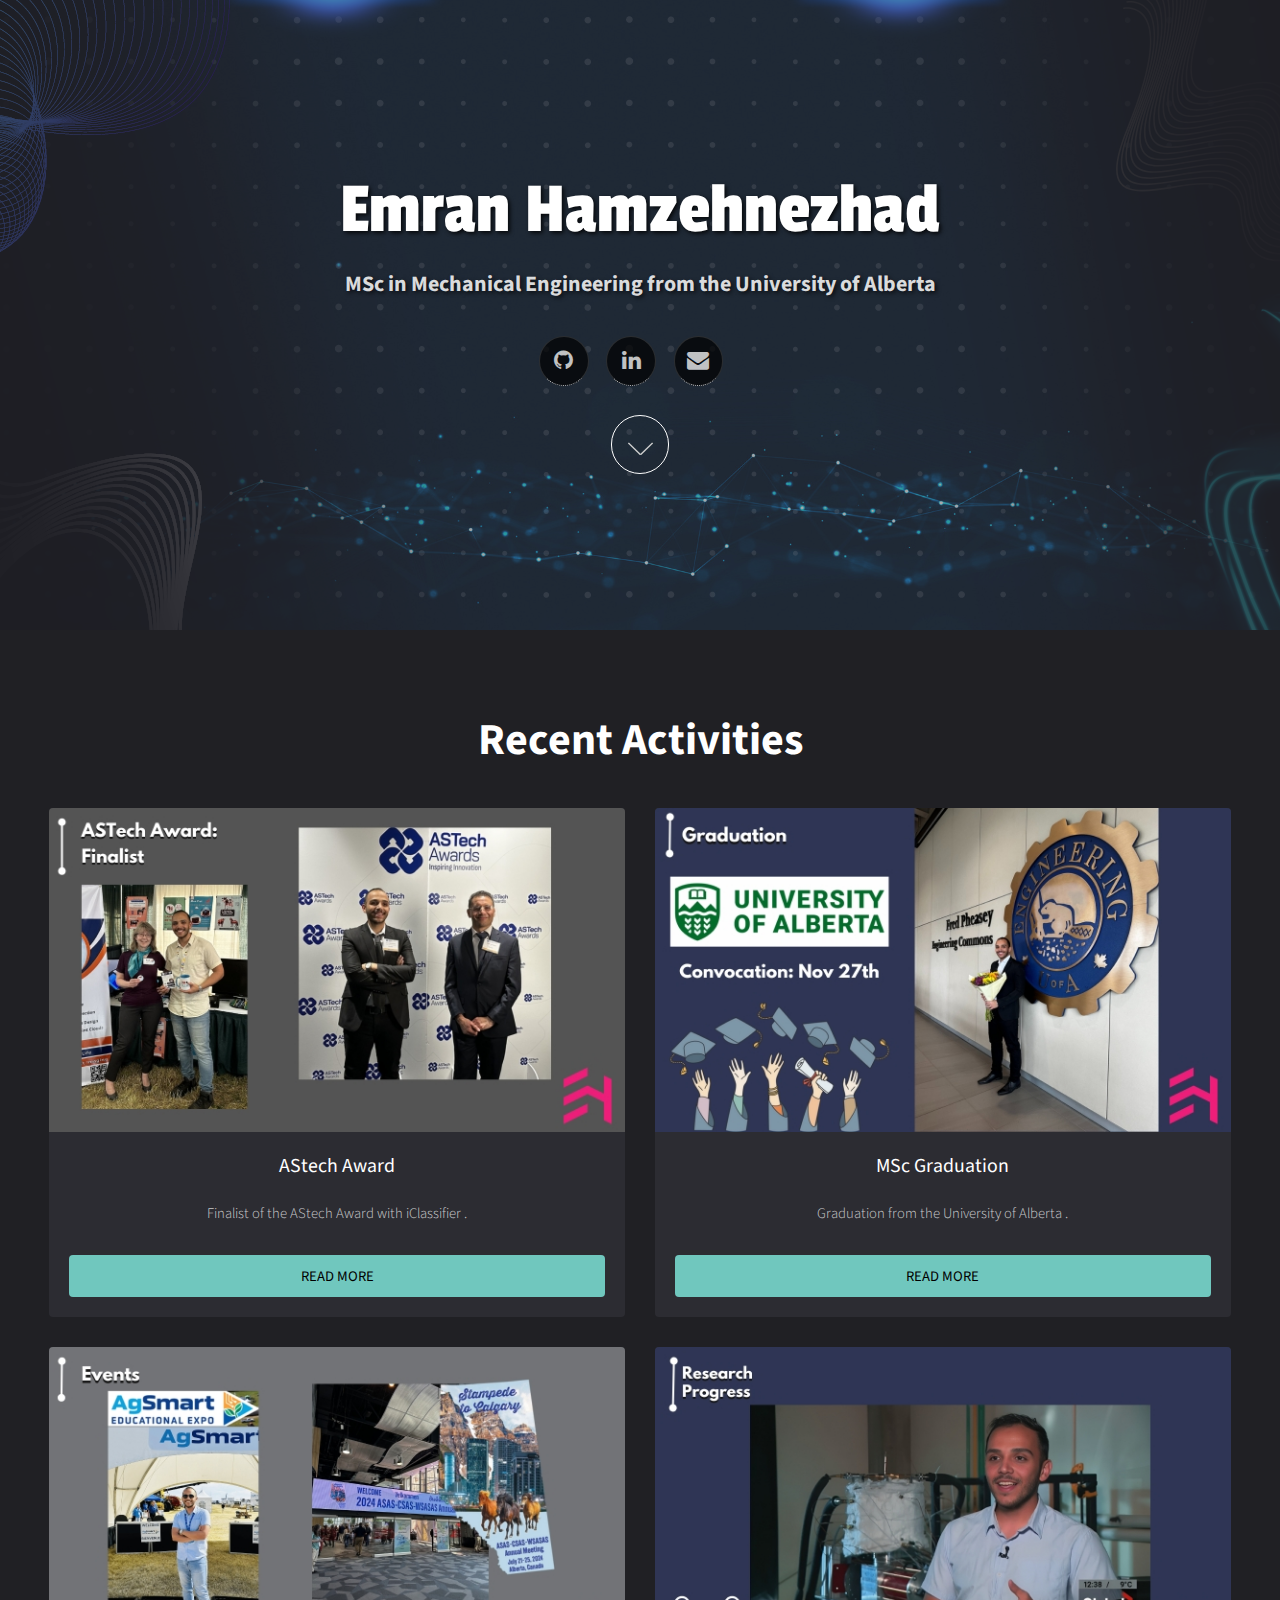
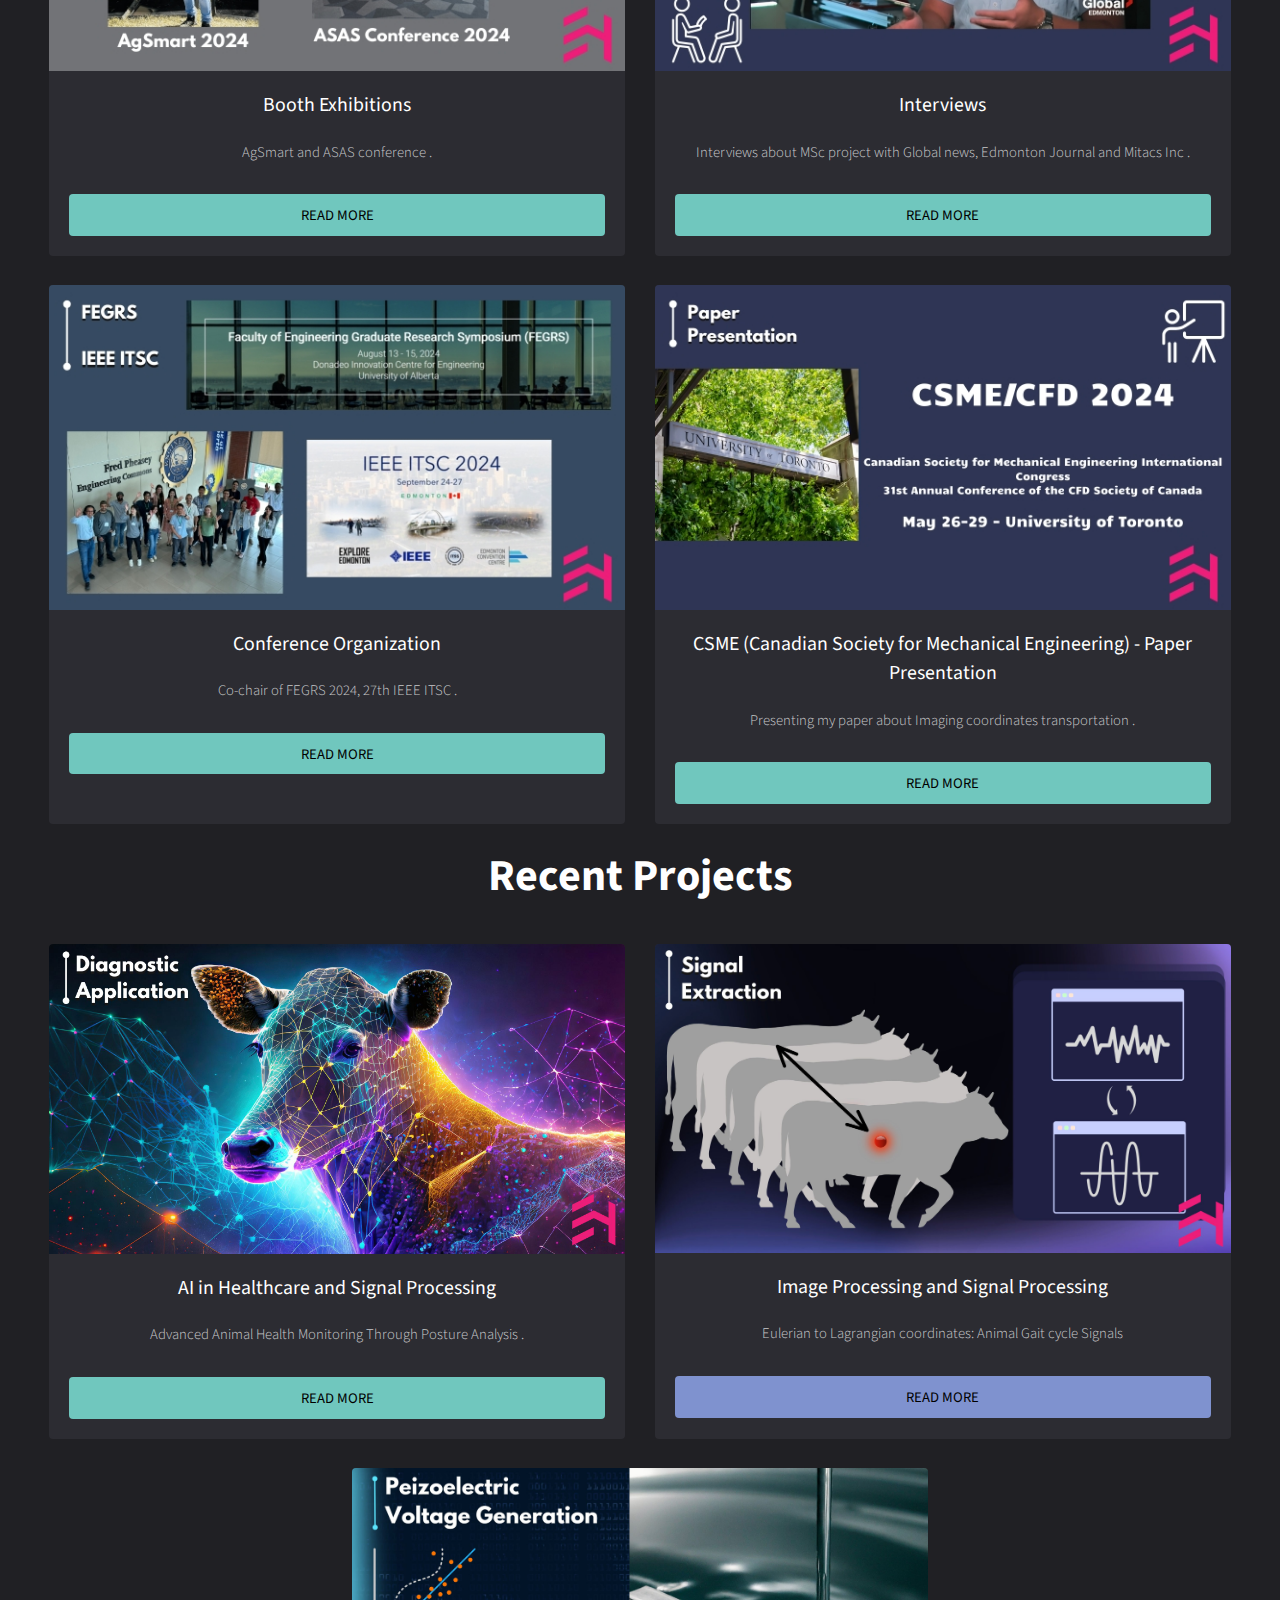
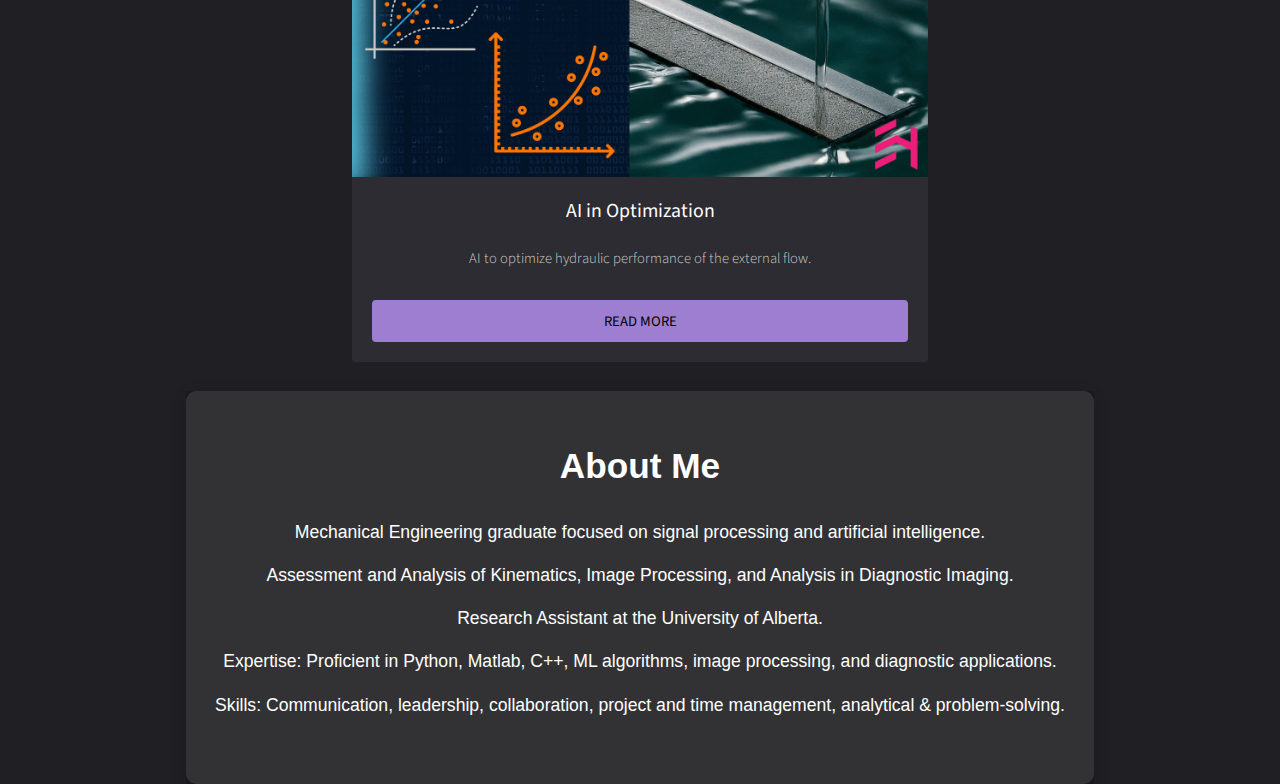
<file: index.html>
<!DOCTYPE HTML>


<!--
	Released for free under the Creative Commons Attribution 3.0 license (templated.co/license)
--><html>
	<head>
	<title>Emran Hamzehnezhad</title>
	<meta charset="utf-8"><meta name="robots" content="index, follow, max-image-preview:large, max-snippet:-1, max-video-preview:-1"><meta name="viewport" content="width=device-width, initial-scale=1"><link rel="stylesheet" href="assets/css/main.css">
	<link rel="shortcut icon" type="image/png" href="images/EH3_fabicon.png" >

</head><body id="top">
<link rel="stylesheet" href="https://cdnjs.cloudflare.com/ajax/libs/font-awesome/5.15.4/css/all.min.css" integrity="sha512-Bmc5YiAdCAIpBke1HSHLDPk8IbDv4kjm13ON5We5tRcF94aLnM/7XdA1zTAgeZtZl1IgtfJ7dTC/u7ewooL5UGw==" crossorigin="anonymous" referrerpolicy="no-referrer" />

			<!-- <link rel="shortcut icon" href="icon.svg" type="image/svg+xml"> --> 


			<!-- Banner <link rel="shortcut icon" href="icon.svg" type="image/svg+xml"> --> 
			<!--
				To use a video as your background, set data-video to the name of your video without
				its extension (eg. images/banner). Your video must be available in both .mp4 and .webm
				formats to work correctly.
			-->
			<style>
				.photo-container {
				  position: relative;
				}
			  
				.overlay-photo {
				  position: absolute;
				  top: 0px; /* Adjust the top position for photo.png */
				  left: -375px; /* Adjust the left position for photo.png */
				}
			  
				.overlay-photo-frame {
				  position: absolute;
				  top: 0px; /* Adjust the top position for photo_frame.png */
				  left: -375px; /* Adjust the left position for photo_frame.png */
				}
			  </style>

<style>
	.icon {
	  background-color: rgba(0, 0, 0, 0.696);
	  padding: 20px; /* Add padding for better visibility */
	  border-radius: 100%; /* Optional: Add border-radius for a circular background */
	  display: inline-block; /* Ensure inline display for the border to work properly */

	}
  
	.icon svg {
	  fill: rgb(0, 0, 0); /* Set the color of the icon to white */
	}
  </style>

			<!-- Banner -->
<!-- Banner --> 
<section id="banner" data-video="images/banner">
	<div class="inner">
	  <div class="photo-container">
		<!-- Add the photo on the left center -->
		<!-- <img class="overlay-photo" src="images/photo.png" alt="Left Center Photo" width="250"> -->
		<!-- <img class="overlay-photo-frame" src="images/photo_frame.png" alt="Left Center Photo" width="250"> -->
	  </div>
	  <header>
		<h1>Emran Hamzehnezhad</h1>
		<div class="text-center">
		  <!-- Added a new div for center alignment -->
		  <p>
			<span class="bold-text">MSc in Mechanical Engineering from the University of Alberta</span>
			<br>

			<ul class="icons">
  <li>
    <a href="https://github.com/EmranHn" class="icon fa-github">
      <span class="label">GitHub</span>
    </a>
  </li>
  <li>
    <a href="https://www.linkedin.com/in/emran-hamzehnezhad-48a727a6/" class="icon fa-linkedin">
      <span class="label">LinkedIn</span>
    </a>
  </li>
  <li>
    <!-- <a href="https://scholar.google.com/" class="icon">
      
      <svg xmlns="http://www.w3.org/2000/svg" height="25" width="33" viewBox="0 -130 512 512">
        
        <g transform="scale(1)">
          
          <path fill="#ffffff" d="M390.9 298.5c0 0 0 .1 .1 .1c9.2 19.4 14.4 41.1 14.4 64C405.3 445.1 338.5 512 256 512s-149.3-66.9-149.3-149.3c0-22.9 5.2-44.6 14.4-64h0c1.7-3.6 3.6-7.2 5.6-10.7c4.4-7.6 9.4-14.7 15-21.3c27.4-32.6 68.5-53.3 114.4-53.3c33.6 0 64.6 11.1 89.6 29.9c9.1 6.9 17.4 14.7 24.8 23.5c5.6 6.6 10.6 13.8 15 21.3c2 3.4 3.8 7 5.5 10.5zm26.4-18.8c-30.1-58.4-91-98.4-161.3-98.4s-131.2 40-161.3 98.4L0 202.7 256 0 512 202.7l-94.7 77.1z"/>
        </g>
		</svg>
      <span class="label">Google Scholar</span>
    </a>
  </li>
  <li> -->
    <a href="mailto:seyedemr@ualberta.ca" class="icon fa-envelope">
      <span class="label">Email</span>
    </a>
  </li>
    </li>
  <li>
    <!-- <a href="EmranHn.pdf" class="icon fa-sticky-note">
      <span class="label">Email</span>
    </a>
  </li>
</ul> -->



		  </p>
		</div>
	  </header>
	  <a href="#main" class="more">Learn More</a>
	</div>
  </section>
  <!-- Main -->
  <div id="main"></div>
  <div class="inner">
  
	<meta charset="UTF-8">
    <meta name="viewport" content="width=device-width, initial-scale=1.0">
	<style>
		.bold-text {
			font-weight: bold;
			text-shadow: 2px 2px 4px rgba(0, 0, 0, 0.699);
		}
	
/* Add this style to make the background black */
.thumbnails .box .inner {
    padding: 20px; /* Adjust the padding as needed */
}

/* Add this style to make the "Read More" button white */
.thumbnails .box .inner .button {
   /* background-color: rgb(27, 39, 147); */
    color: rgb(204, 18, 18);
}
	</style>
	<!-- Recent Activities Heading -->
<div class="recent-activities">
    <h2>Recent Activities</h2>
</div>

			
					<!-- Boxes -->
					<div class="thumbnails">
						<div class="box">
							<!-- Project 10 -->
							<a href="index10.html" class="image fit" data-poptrox="youtube,800x400"><img src="images/pic010.jpg" alt="" width="600" height="338">
							</a>
							<div class="inner">
								<h3>AStech Award</h3>
								<p>Finalist of the AStech Award with iClassifier <!--for Lameness Detection--> .</p>
								<a href="index10.html" class="button fit" data-poptrox="youtube,800x400">READ MORE</a>
							</div>
						</div>


						<div class="box">
							<!-- Project 11 -->
							<a href="index11.html" class="image fit" data-poptrox="youtube,800x400"><img src="images/pic011.jpg" alt="" width="600" height="338">
							</a>
							<div class="inner">
								<h3>MSc Graduation</h3>
								<p>Graduation from the University of Alberta<!--for Lameness Detection--> .</p>
								<a href="index11.html" class="button fit" data-poptrox="youtube,800x400">READ MORE</a>
							</div>
						</div>

						<div class="box">
							<!-- Project 12 -->
							<a href="index12.html" class="image fit" data-poptrox="youtube,800x400"><img src="images/pic012.jpg" alt="" width="600" height="338">
							</a>
							<div class="inner">
								<h3>Booth Exhibitions</h3>
								<p>AgSmart and ASAS conference<!--for Lameness Detection--> .</p>
								<a href="index12.html" class="button fit" data-poptrox="youtube,800x400">READ MORE</a>
							</div>
						</div>

						<div class="box">
							<!-- Project 13 -->
							<a href="index13.html" class="image fit" data-poptrox="youtube,800x400"><img src="images/pic013.jpg" alt="" width="600" height="338">
							</a>
							<div class="inner">
								<h3>Interviews</h3>
								<p>Interviews about MSc project with Global news, Edmonton Journal and Mitacs Inc<!--for Lameness Detection--> .</p>
								<a href="index13.html" class="button fit" data-poptrox="youtube,800x400">READ MORE</a>
							</div>
						</div>

						<div class="box">
							<!-- Project 14 -->
							<a href="index14.html" class="image fit" data-poptrox="youtube,800x400"><img src="images/pic014.jpg" alt="" width="600" height="338">
							</a>
							<div class="inner">
								<h3>Conference Organization</h3>
								<p>Co-chair of FEGRS 2024, 27th IEEE ITSC<!--for Lameness Detection--> .</p>
								<a href="index14.html" class="button fit" data-poptrox="youtube,800x400">READ MORE</a>
							</div>
						</div>

						<div class="box">
							<!-- Project 15 -->
							<a href="index15.html" class="image fit" data-poptrox="youtube,800x400"><img src="images/pic015.jpg" alt="" width="600" height="338">
							</a>
							<div class="inner">
								<h3>CSME (Canadian Society for Mechanical Engineering) - Paper Presentation</h3>
								<p>Presenting my paper about Imaging coordinates transportation<!--for Lameness Detection--> .</p>
								<a href="index15.html" class="button fit" data-poptrox="youtube,800x400">READ MORE</a>
							</div>
						</div>

						<div class="recent-activities">
							<h2>Recent Projects</h2>
						</div>
						
						<!-- Boxes -->
						<div class="thumbnails">
						

						<div class="box">
							<!-- Project 1 -->
							<a href="index1.html" class="image fit" data-poptrox="youtube,800x400"><img src="images/pic01.jpg" alt="" width="600" height="338">
							</a>
							<div class="inner">
								<h3>AI in Healthcare and Signal Processing</h3>
								<p>Advanced Animal Health Monitoring Through Posture Analysis<!--for Lameness Detection--> .</p>
								<a href="index1.html" class="button fit" data-poptrox="youtube,800x400">READ MORE</a>
							</div>
						</div>

						<div class="box">
							<!-- Project 2 -->
							<a href="index2.html" class="image fit" data-poptrox="youtube,800x400"><img src="images/pic02.jpg" alt="" width="600" height="338">
							</a>
							<div class="inner">
								<h3>Image Processing and Signal Processing</h3>
								<p> Eulerian to Lagrangian coordinates: Animal Gait cycle Signals</p>
								<a href="index2.html" class="button style2 fit" data-poptrox="youtube,800x400">READ MORE</a>
							</div>
						</div>

						<div class="box">
							<!-- Project 3 -->
							<a href="index3.html" class="image fit" data-poptrox="youtube,800x400"><img src="images/pic03.jpg" alt="" width="600" height="338">
							</a>
							<div class="inner">
								<h3>AI in Optimization</h3>
								<p>AI to optimize hydraulic performance of the external flow.</p>
								<a href="index3.html" class="button style3 fit" data-poptrox="youtube,800x400">READ MORE</a>
							</div>
						</div>

					<!--	<div class="box">
							<!-- Project 4 -->
					<!--		<a href="index4.html" class="image fit" data-poptrox="youtube,800x400"><img src="images/pic04.jpg" alt="" width="600" height="338">
							</a>
							<div class="inner">
								<h3>Signal Assessment: Lameness detection</h3>
								<p>Time domains and frequency domain features.</p>
								<a href="index4.html" class="button style4 fit" data-poptrox="youtube,800x400">READ MORE</a>
							</div>
						</div>

					<!--	<div class="box">
							<!-- Project 5 -->
					<!--		<a href="index5.html" class="image fit" data-poptrox="youtube,800x400"><img src="images/pic05.jpg" alt="" width="600" height="338">
							</a>
							<div class="inner">
								<h3>AI in optimization</h3>
								<p>AI to optimize hydraulic performance of the external flow.</p>
								<a href="index5.html" class="button style5 fit" data-poptrox="youtube,800x400">READ MORE</a>
							</div>
						</div>

					<!--	<div class="box">
							<!-- Project 6 -->
					<!--		<a href="index6.html" class="image fit" data-poptrox="youtube,800x400"><img src="images/pic06.jpg" alt="" width="600" height="338">
							</a>
							<div class="inner">
								<h3>AI in optimization</h3>
								<p>AI to optimize hydraulic performance of the external flow.</p>
								<a href="index6.html" class="button style6 fit" data-poptrox="youtube,800x400">READ MORE</a>
							</div>
						</div>

						</div>

					</div>
				</div>

				<style>
					/* Add this style block within your HTML file or link to an external stylesheet */
								
				
					#footer ul {
						list-style-type: disc; /* Set the bullet style */
						font-size: 1.2em; /* Increase the font size for list items */}

				</style>
				
				<!-- Footer -->

				
				<footer id="footer">

    <div class="footer-content">
		
        <h2></h2>
        <ul>
			<div class="recent-activities">
				<h2>About Me</h2>
			</div>
            	Mechanical Engineering graduate focused on signal processing and artificial intelligence.
				<li></li>	
            	Assessment and Analysis of Kinematics, Image Processing, and Analysis in Diagnostic Imaging.
				<li></li>	
            	Research Assistant at the University of Alberta.
				<li></li>	
            	Expertise: Proficient in Python, Matlab, C++, ML algorithms, image processing, and diagnostic applications.
				<li></li>	
            Skills: Communication, leadership, collaboration, project and time management, analytical & problem-solving.
        </ul>
    </div>
				</footer>
<div class="copyright">
    <!-- Site made with: <a href="https://templated.co/">Templated</a>. -->
</div>


		<!-- Scripts -->
			<script src="assets/js/jquery.min.js"></script><script src="assets/js/jquery.scrolly.min.js"></script><script src="assets/js/jquery.poptrox.min.js"></script><script src="assets/js/skel.min.js"></script><script src="assets/js/util.js"></script><script src="assets/js/main.js"></script></body></html>
</file>
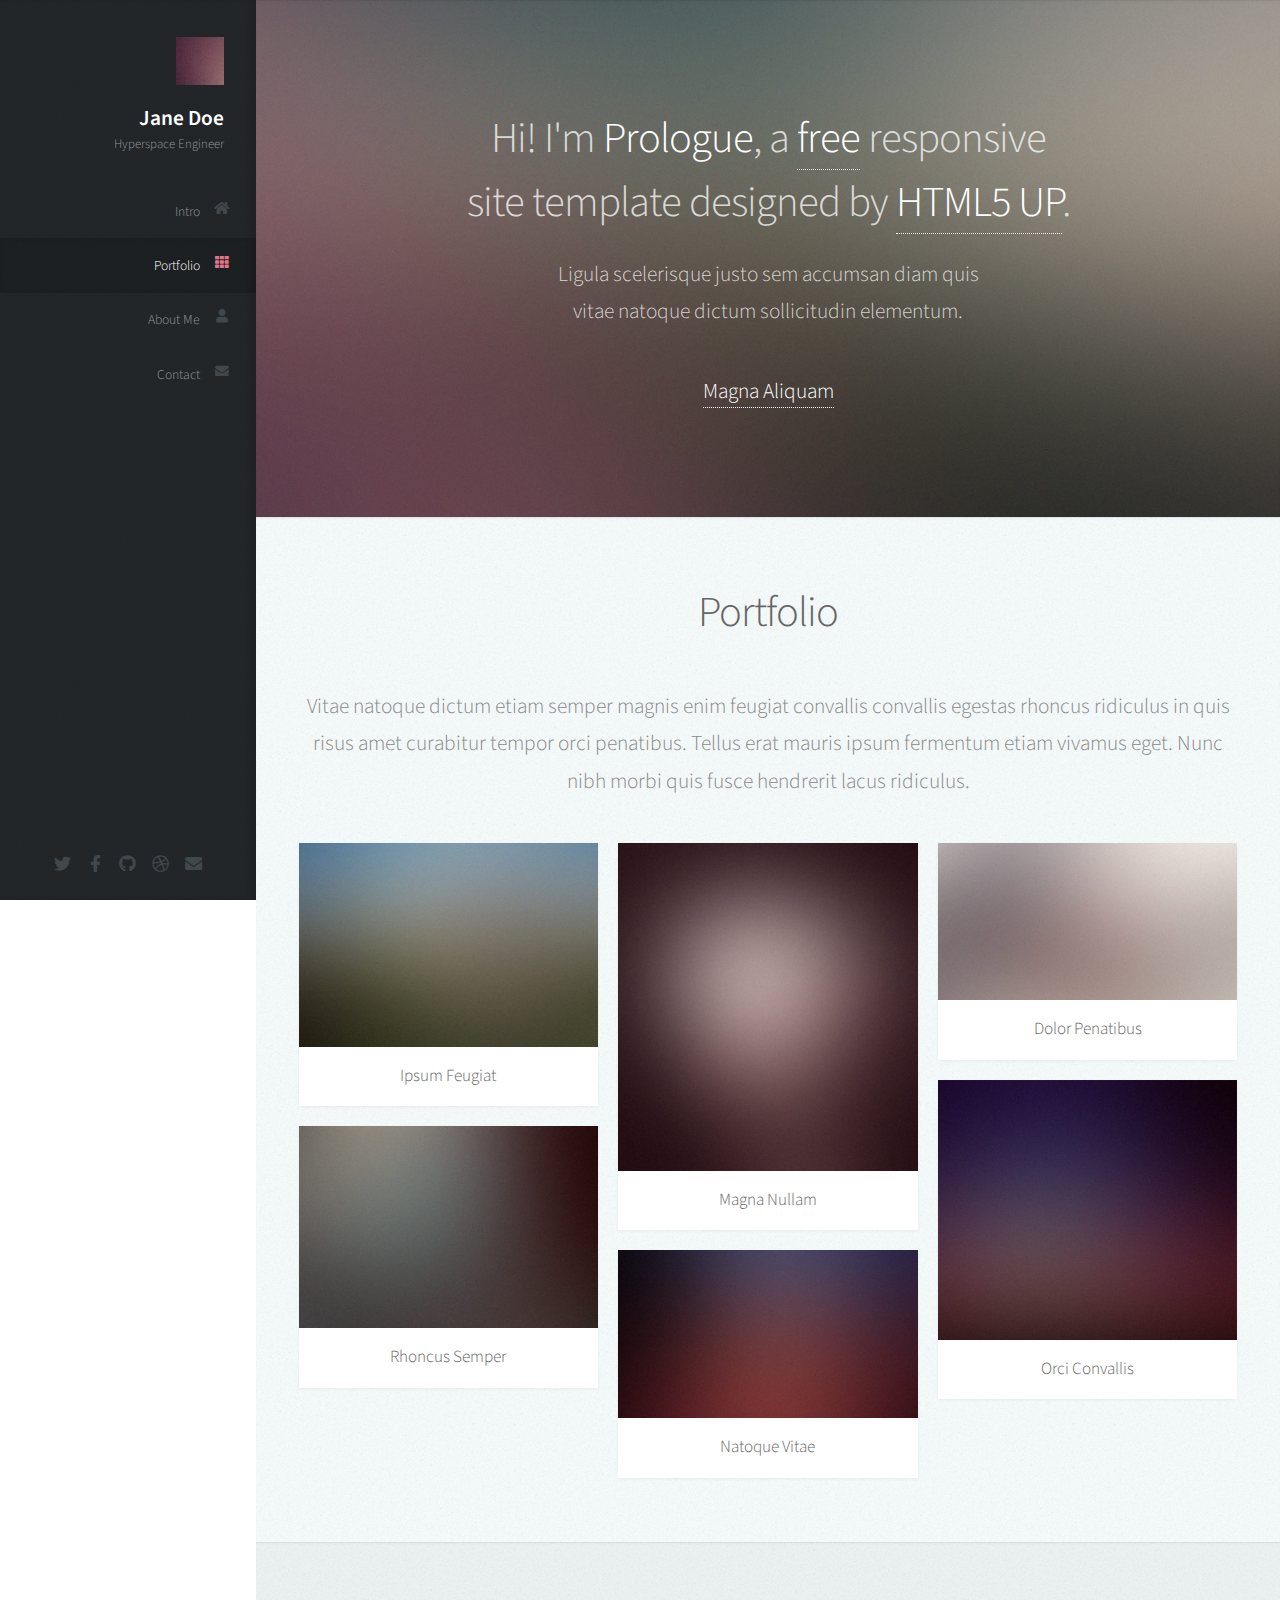
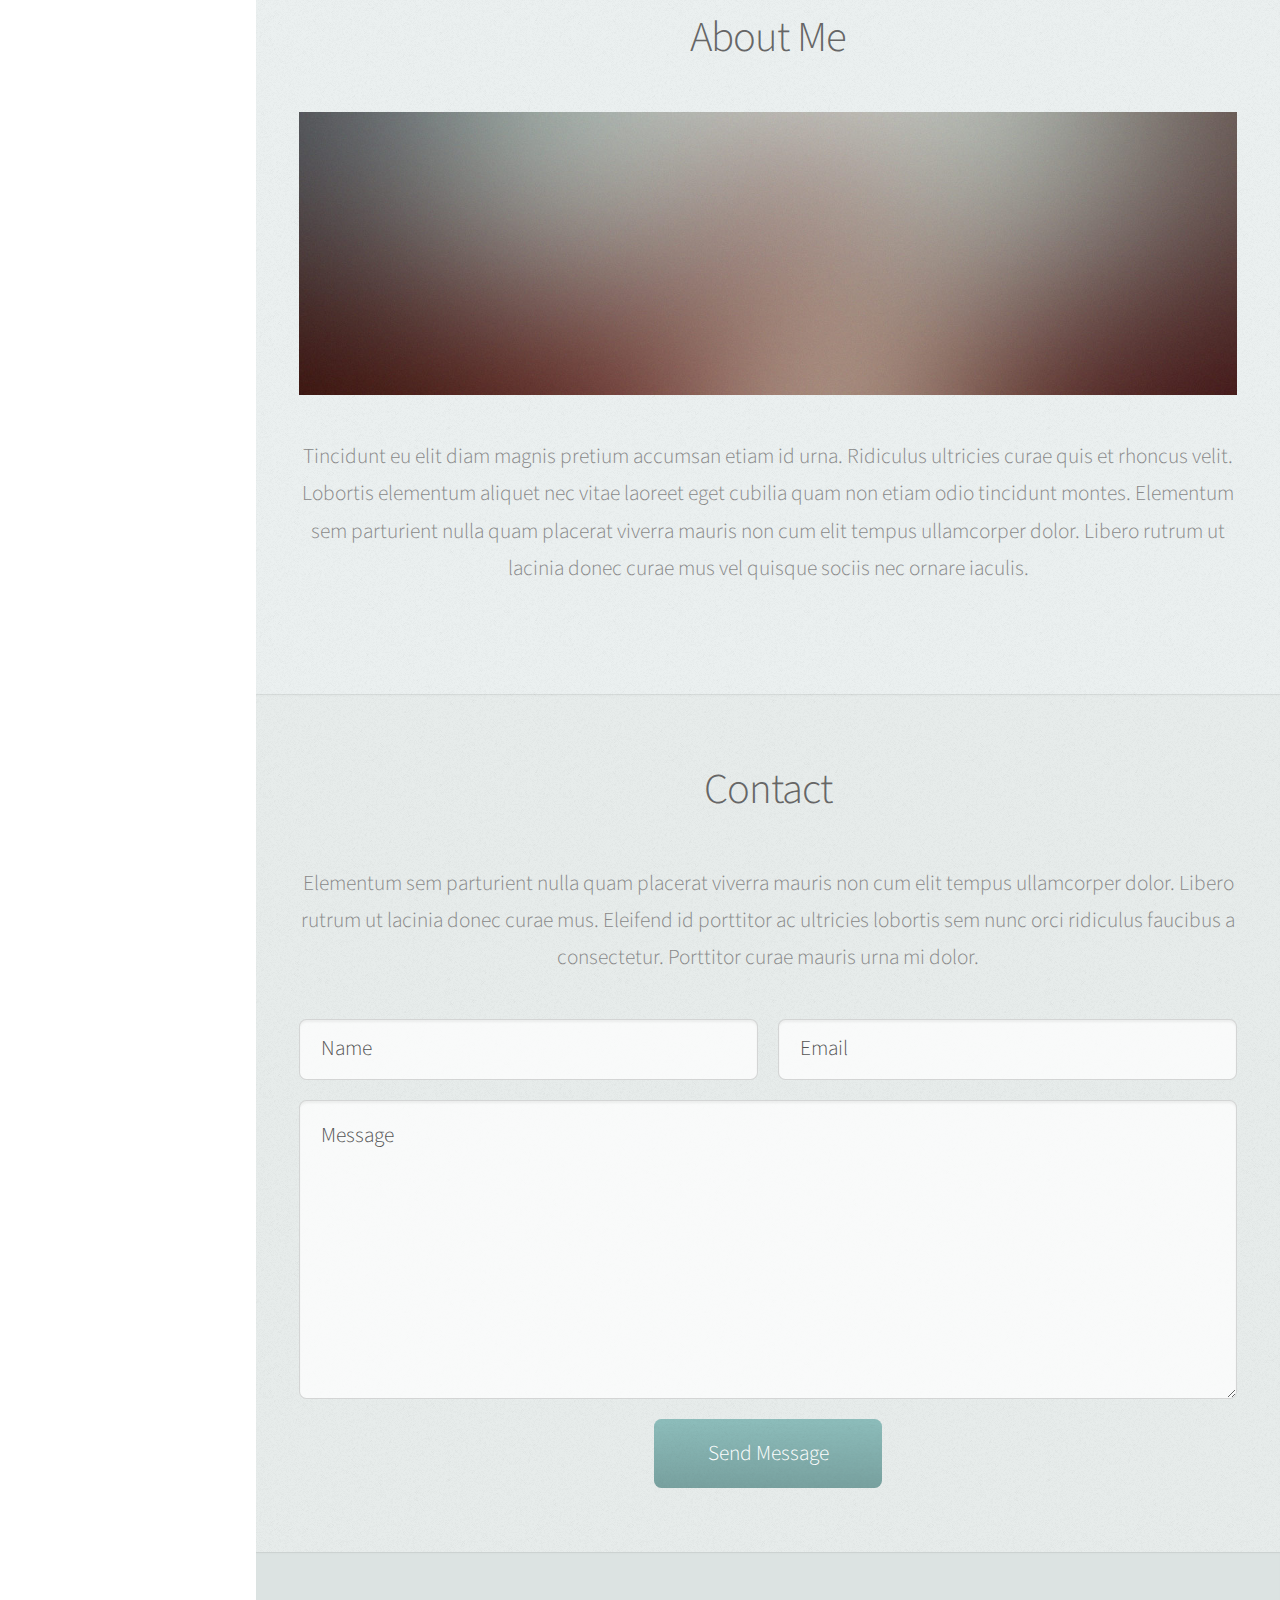
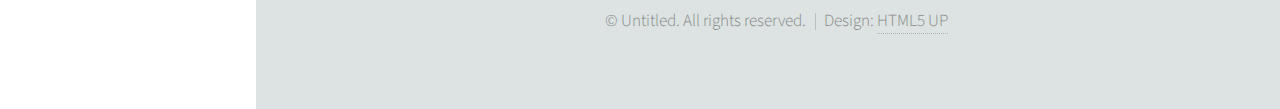
<file: images1/xx/index.html>
<!DOCTYPE HTML>
<!--
	Prologue by HTML5 UP
	html5up.net | @ajlkn
	Free for personal and commercial use under the CCA 3.0 license (html5up.net/license)
-->
<html>
	<head>
		<title>Prologue by HTML5 UP</title>
		<meta charset="utf-8" />
		<meta name="viewport" content="width=device-width, initial-scale=1, user-scalable=no" />
		<link rel="stylesheet" href="assets/css/main.css" />
	</head>
	<body class="is-preload">

		<!-- Header -->
			<div id="header">

				<div class="top">

					<!-- Logo -->
						<div id="logo">
							<span class="image avatar48"><img src="images/avatar.jpg" alt="" /></span>
							<h1 id="title">Jane Doe</h1>
							<p>Hyperspace Engineer</p>
						</div>

					<!-- Nav -->
						<nav id="nav">
							<ul>
								<li><a href="#top" id="top-link"><span class="icon solid fa-home">Intro</span></a></li>
								<li><a href="#portfolio" id="portfolio-link"><span class="icon solid fa-th">Portfolio</span></a></li>
								<li><a href="#about" id="about-link"><span class="icon solid fa-user">About Me</span></a></li>
								<li><a href="#contact" id="contact-link"><span class="icon solid fa-envelope">Contact</span></a></li>
							</ul>
						</nav>

				</div>

				<div class="bottom">

					<!-- Social Icons -->
						<ul class="icons">
							<li><a href="#" class="icon brands fa-twitter"><span class="label">Twitter</span></a></li>
							<li><a href="#" class="icon brands fa-facebook-f"><span class="label">Facebook</span></a></li>
							<li><a href="#" class="icon brands fa-github"><span class="label">Github</span></a></li>
							<li><a href="#" class="icon brands fa-dribbble"><span class="label">Dribbble</span></a></li>
							<li><a href="#" class="icon solid fa-envelope"><span class="label">Email</span></a></li>
						</ul>

				</div>

			</div>

		<!-- Main -->
			<div id="main">

				<!-- Intro -->
					<section id="top" class="one dark cover">
						<div class="container">

							<header>
								<h2 class="alt">Hi! I'm <strong>Prologue</strong>, a <a href="http://html5up.net/license">free</a> responsive<br />
								site template designed by <a href="http://html5up.net">HTML5 UP</a>.</h2>
								<p>Ligula scelerisque justo sem accumsan diam quis<br />
								vitae natoque dictum sollicitudin elementum.</p>
							</header>

							<footer>
								<a href="#portfolio" class="scrolly">Magna Aliquam</a>
							</footer>

						</div>
					</section>

				<!-- Portfolio -->
					<section id="portfolio" class="two">
						<div class="container">

							<header>
								<h2>Portfolio</h2>
							</header>

							<p>Vitae natoque dictum etiam semper magnis enim feugiat convallis convallis
							egestas rhoncus ridiculus in quis risus amet curabitur tempor orci penatibus.
							Tellus erat mauris ipsum fermentum etiam vivamus eget. Nunc nibh morbi quis
							fusce hendrerit lacus ridiculus.</p>

							<div class="row">
								<div class="col-4 col-12-mobile">
									<article class="item">
										<a href="#" class="image fit"><img src="images/pic02.jpg" alt="" /></a>
										<header>
											<h3>Ipsum Feugiat</h3>
										</header>
									</article>
									<article class="item">
										<a href="#" class="image fit"><img src="images/pic03.jpg" alt="" /></a>
										<header>
											<h3>Rhoncus Semper</h3>
										</header>
									</article>
								</div>
								<div class="col-4 col-12-mobile">
									<article class="item">
										<a href="#" class="image fit"><img src="images/pic04.jpg" alt="" /></a>
										<header>
											<h3>Magna Nullam</h3>
										</header>
									</article>
									<article class="item">
										<a href="#" class="image fit"><img src="images/pic05.jpg" alt="" /></a>
										<header>
											<h3>Natoque Vitae</h3>
										</header>
									</article>
								</div>
								<div class="col-4 col-12-mobile">
									<article class="item">
										<a href="#" class="image fit"><img src="images/pic06.jpg" alt="" /></a>
										<header>
											<h3>Dolor Penatibus</h3>
										</header>
									</article>
									<article class="item">
										<a href="#" class="image fit"><img src="images/pic07.jpg" alt="" /></a>
										<header>
											<h3>Orci Convallis</h3>
										</header>
									</article>
								</div>
							</div>

						</div>
					</section>

				<!-- About Me -->
					<section id="about" class="three">
						<div class="container">

							<header>
								<h2>About Me</h2>
							</header>

							<a href="#" class="image featured"><img src="images/pic08.jpg" alt="" /></a>

							<p>Tincidunt eu elit diam magnis pretium accumsan etiam id urna. Ridiculus
							ultricies curae quis et rhoncus velit. Lobortis elementum aliquet nec vitae
							laoreet eget cubilia quam non etiam odio tincidunt montes. Elementum sem
							parturient nulla quam placerat viverra mauris non cum elit tempus ullamcorper
							dolor. Libero rutrum ut lacinia donec curae mus vel quisque sociis nec
							ornare iaculis.</p>

						</div>
					</section>

				<!-- Contact -->
					<section id="contact" class="four">
						<div class="container">

							<header>
								<h2>Contact</h2>
							</header>

							<p>Elementum sem parturient nulla quam placerat viverra
							mauris non cum elit tempus ullamcorper dolor. Libero rutrum ut lacinia
							donec curae mus. Eleifend id porttitor ac ultricies lobortis sem nunc
							orci ridiculus faucibus a consectetur. Porttitor curae mauris urna mi dolor.</p>

							<form method="post" action="#">
								<div class="row">
									<div class="col-6 col-12-mobile"><input type="text" name="name" placeholder="Name" /></div>
									<div class="col-6 col-12-mobile"><input type="text" name="email" placeholder="Email" /></div>
									<div class="col-12">
										<textarea name="message" placeholder="Message"></textarea>
									</div>
									<div class="col-12">
										<input type="submit" value="Send Message" />
									</div>
								</div>
							</form>

						</div>
					</section>

			</div>

		<!-- Footer -->
			<div id="footer">

				<!-- Copyright -->
					<ul class="copyright">
						<li>&copy; Untitled. All rights reserved.</li><li>Design: <a href="http://html5up.net">HTML5 UP</a></li>
					</ul>

			</div>

		<!-- Scripts -->
			<script src="assets/js/jquery.min.js"></script>
			<script src="assets/js/jquery.scrolly.min.js"></script>
			<script src="assets/js/jquery.scrollex.min.js"></script>
			<script src="assets/js/browser.min.js"></script>
			<script src="assets/js/breakpoints.min.js"></script>
			<script src="assets/js/util.js"></script>
			<script src="assets/js/main.js"></script>

	</body>
</html>
</file>
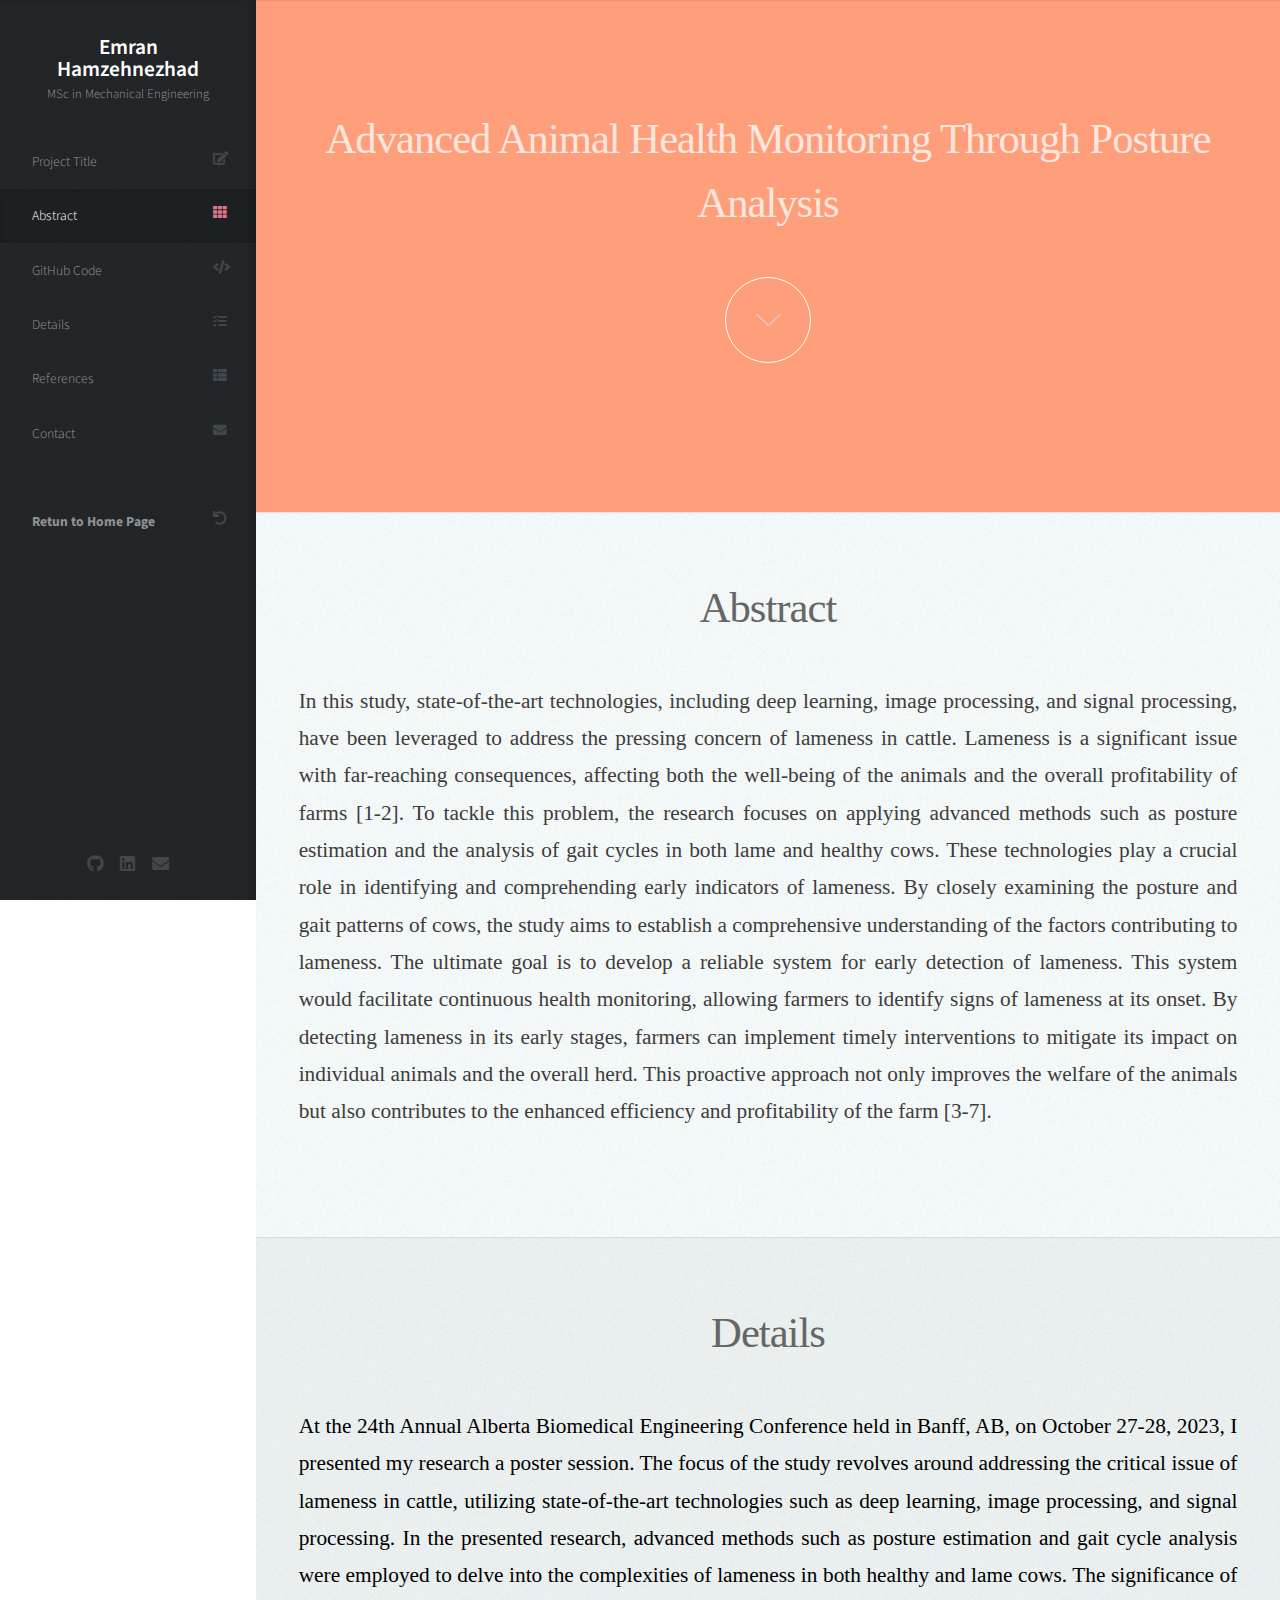
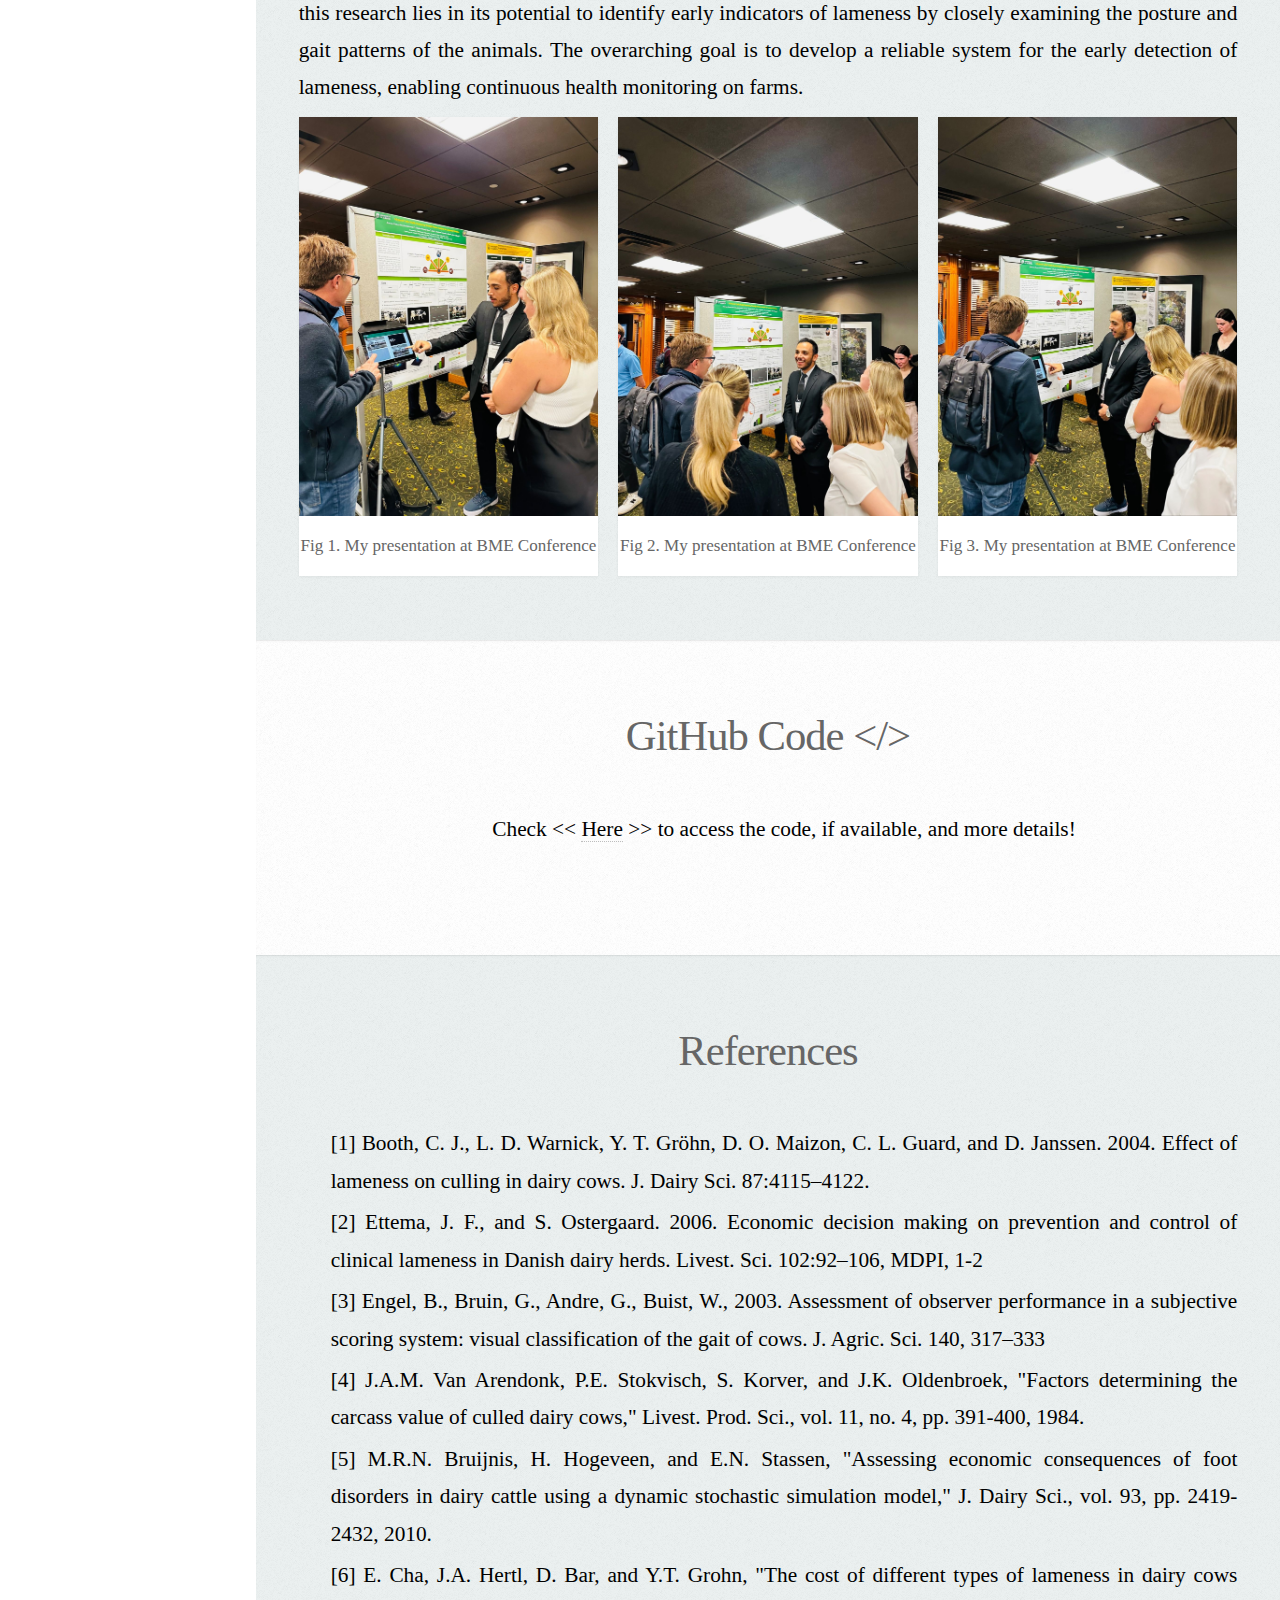
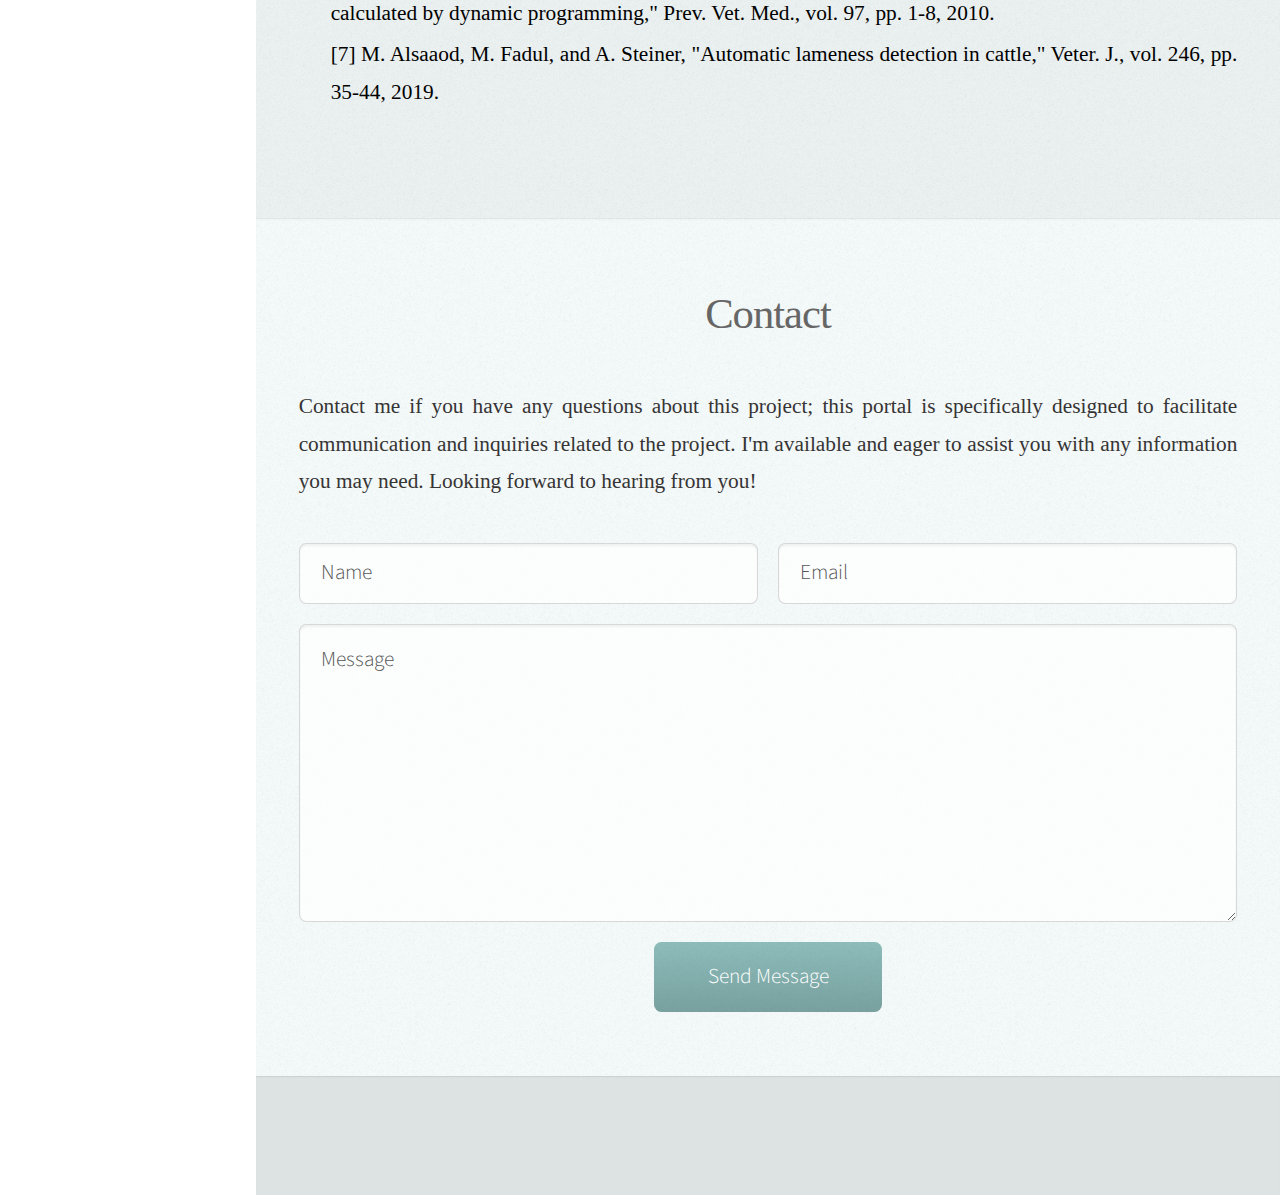
<file: index1.html>
<!DOCTYPE HTML>
<!--
-->
<html>
	<head>
		<title>Animal Health Monitoring</title>
		<meta charset="utf-8" />
		<meta name="viewport" content="width=device-width, initial-scale=1, user-scalable=no" />
		<link rel="stylesheet" href="assets1/css/main.css" />
		<link rel="shortcut icon" type="image/png" href="images1/EH3_fabicon.png" >

	</head>
	<body class="is-preload">

		<style>
            /* Your existing styles */
            #logo {
                text-align: center; /* Left align the content within #logo */
            }
            #nav {
                text-align: left; /* Left align the content within #logo */
            }
			#nav ul li:last-child a span {
   			 font-weight: bold;
			}
            /* Add any other styles as needed */
            /* Your existing styles */
            /* Add any other styles as needed */
        </style>
		<!-- Header -->
			<div id="header">

				<div class="top">

					<!-- Logo -->
						<div id="logo">
							<!-- <span class="image avatar48"><img src="images1/avatar.jpg" alt="" /></span>  -->
							<h1 id="title">Emran Hamzehnezhad</h1>
							<p> MSc in Mechanical Engineering</p>
						</div>

					<!-- Nav -->
						<nav id="nav">
							<ul>
								<li><a href="#top" id="top-link"><span class="icon solid fa-edit">Project Title</span></a></li>
								<li><a href="#Abstract" id="Abstract-link"><span class="icon solid fa-th">Abstract</span></a></li>
								<li><a href="#GitHub_Code" id="github-link"><span class="icon solid fa-code">GitHub Code</span></a></li>
								<li><a href="#Details" id="about-link"><span class="icon solid fa-tasks">Details</span></a></li>
								<li><a href="#References" id="contact-link"><span class="icon solid fa-th-list">References</span></a></li>
								<li><a href="#contact" id="contact-link"><span class="icon solid fa-envelope">Contact</span></a></li>
								<li><a href="" id=""><span class=""></span></a></li>
								<li><a href="" id=""><span class=""></span></a></li>
								<li><a href="index.html"><span class="icon solid fa-undo">Retun to Home Page</span></a></li>

							</ul>
						</nav>

				</div>

				<div class="bottom">

					<!-- Social Icons -->
						<ul class="icons">
							<li><a href="https://github.com/EmranHn" class="icon brands fa-github"><span class="label">Github</span></a></li>
							<li><a href="https://www.linkedin.com/in/emran-hamzehnezhad-48a727a6/" class="icon brands fa-linkedin"><span class="label">LinkedIn</span></a></li>
							<!--<li><a href="#" class="icon brands fa-facebook-f"><span class="label">Facebook</span></a></li>-->
							<!--<li><a href="#" class="icon brands fa-dribbble"><span class="label">Dribbble</span></a></li>-->
							<li><a href="mailto:seyedemr@ualberta.ca" class="icon solid fa-envelope"><span class="label">Email</span></a></li>
						</ul>

				</div>

			</div>

			<style>
				/* Add a style block to embed your CSS styles */
				#main header {
					font-family: 'Times New Roman', serif;
					/* Specify 'Times New Roman' as the font for the header */
				}
			
				footer a.button {
					font-family: 'Times New Roman', serif;
					/* Specify 'Times New Roman' as the font for the button in the footer */
				}
						/* Add a style block to embed your CSS styles */
					
				#Abstract p {
					font-family: 'Times New Roman', serif;
					color: rgb(63, 60, 60); /* Set the text color to black */
					/* Specify 'Times New Roman' as the font for the header in the #Abstract section */			
					text-align: justify; /* Add text justification */
				
				}

				
					</style>
		<!-- Main -->
			<div id="main">

				<!-- Project Title -->
					<section id="top" class="one dark cover">
						<div class="container">

							<header>
								<h2 class="alt"> Advanced Animal Health Monitoring Through Posture Analysis 
							</header>

							<footer>
								<a href="#Abstract" class="more"></a>
					
							</footer>

						</div>
					</section>



				<!-- Abstract -->
					<section id="Abstract" class="two">
						<div class="container">

							<header>
								<h2>Abstract</h2>
							</header>
							<p> In this study, state-of-the-art technologies, including deep learning, image processing, and signal processing, 
								have been leveraged to address the pressing concern of lameness in cattle. Lameness is a significant issue with 
								far-reaching consequences, affecting both the well-being of the animals and the overall profitability of farms [1-2].

								To tackle this problem, the research focuses on applying advanced methods such as posture estimation and the analysis 
								of gait cycles in both lame and healthy cows. These technologies play a crucial role in identifying and comprehending
								 early indicators of lameness. By closely examining the posture and gait patterns of cows, the study aims to establish 
								 a comprehensive understanding of the factors contributing to lameness.
								
								The ultimate goal is to develop a reliable system for early detection of lameness. 
								This system would facilitate continuous health monitoring, allowing farmers to identify signs of lameness at its onset. 
								By detecting lameness in its early stages, farmers can implement timely interventions to mitigate its impact on 
								individual animals and the overall herd. This proactive approach not only improves the welfare of the animals but 
								also contributes to the enhanced efficiency and profitability of the farm [3-7].</p>


						</div>
					</section>

					<style>
						#Details ul {
							font-family: 'Times New Roman', Times, serif;
							color: black;
						}
						#contact p {
							font-family: 'Times New Roman', Times, serif;
							color: rgb(54, 52, 52);
							text-align: justify; /* Add text justification */
						}
				
						#Details p {
							font-family: 'Times New Roman', Times, serif;
							color: black;
							list-style: disc; /* Use a disc bullet point; adjust as needed */
							margin-bottom: 0.5em; /* Adjust as needed */
							text-align: justify; /* Add text justification */
						}
						#Details ul {
           				list-style: disc; /* Use a disc bullet point; adjust as needed */
          				margin-bottom: 0.5em; /* Adjust as needed */
       					 }

      					#Details li {
       				    margin-bottom: 0.2em; /* Adjust as needed */
        				}

						#References ol {
							font-family: 'Times New Roman', Times, serif;
							color: black;
							list-style: none; /* Remove the bullet points for ordered list */

						}
						#contact p {
							font-family: 'Times New Roman', Times, serif;
							color: rgb(54, 52, 52);
						}
				
						#References p {
							list-style: none; /* Use a disc bullet point; adjust as needed */
							margin-bottom: 0.5em; /* Adjust as needed */
							text-align: justify; /* Add text justification */
						}
						#References ul {
           				list-style: disc; /* Use a disc bullet point; adjust as needed */
          				margin-bottom: 0.5em; /* Adjust as needed */
						text-align: left; /* Add text justification */
       					}

      					#References li {
       				    margin-bottom: 0.2em; /* Adjust as needed */
						text-align: justify; /* Add text justification */
        				}
						#GitHub_Code ol {
							font-family: 'Times New Roman', Times, serif;
							color: black;
							list-style: none; /* Remove the bullet points for ordered list */
							text-align: center; /* Center align the text within the ordered list */

						}
						#GitHub_Code p {
							list-style: none; /* Use a disc bullet point; adjust as needed */
							margin-bottom: 0.5em; /* Adjust as needed */
							text-align: center; /* Add text justification */
						}
						#GitHub_Code ul {
           				list-style: disc; /* Use a disc bullet point; adjust as needed */
          				margin-bottom: 0.5em; /* Adjust as needed */
						text-align: center; /* Add text justification */
       					}

      					#GitHub_Code li {
       				    margin-bottom: 0.2em; /* Adjust as needed */
						text-align: center; /* Add text justification */
        				}
					</style>
					
				
				<!-- Details  -->
				<section id="Details" class="three">
					<div class="container">

						<header>
							<h2>Details</h2>
						</header>
						<p>  At the 24th Annual Alberta Biomedical Engineering Conference held in Banff, AB, on October 27-28, 2023, I presented my research 
							 a poster session. The focus of the study revolves around addressing the critical issue of lameness in cattle, utilizing state-of-the-art 
							 technologies such as deep learning, image processing, and signal processing. In the presented research, 
							 advanced methods such as posture estimation and gait cycle analysis were employed to delve into the complexities of 
							 lameness in both healthy and lame cows. The significance of this research lies in its potential to identify early indicators of lameness 
							 by closely examining the posture and gait patterns of the animals. The overarching goal is to develop a reliable system for the early
							 detection of lameness, enabling continuous health monitoring on farms. </p>
							
						<p></p>

						<div class="row">
							<div class="col-4 col-12-mobile">
								<article class="item">
									<a href="#" class="image fit"><img src="images1/pic02.jpg" alt="" /></a>
									<header>
										<h3>Fig 1. My presentation at BME Conference</h3>
									</header>
								</article>
							</div>
							<div class="col-4 col-12-mobile">
								<article class="item">
									<a href="#" class="image fit"><img src="images1/pic03.jpg" alt="" /></a>
									<header>
										<h3>Fig 2. My presentation at BME Conference</h3>
									</header>
								</article>
							</div>
							<div class="col-4 col-12-mobile">
								<article class="item">
									<a href="#" class="image fit"><img src="images1/pic04.jpg" alt="" /></a>
									<header>
										<h3>Fig 3. My presentation at BME Conference</h3>
									</header>
								</article>
							</div>
						</div>

					</div>
				</section>

					<!-- GitHub Code -->
					<section id="GitHub_Code" class="five">
						<div class="container">

							<header>
								<h2>GitHub Code &lt;/&gt;</h2>
							</header>
							<ol>
								<li>     Check << <a href="https://github.com/EmranHn/AI-in-Optimization"> Here</a> >> to access the code, if available, and more details!</li>
							</ol>

						</div>
					</section>

					</section>

					<!-- References -->
					<section id="References" class="three">
						<div class="container">

							<header>
								<h2>References</h2>
							</header>
							<ol>
								<li>[1] Booth, C. J., L. D. Warnick, Y. T. Gröhn, D. O. Maizon, C. L. Guard, and D. Janssen. 2004. Effect of
									lameness on culling in dairy cows. J. Dairy Sci. 87:4115–4122.</li>
								<li>[2] Ettema, J. F., and S. Ostergaard. 2006. Economic decision making on prevention and control of clinical
									lameness in Danish dairy herds. Livest. Sci. 102:92–106, MDPI, 1-2</li>
								<li>[3] Engel, B., Bruin, G., Andre, G., Buist, W., 2003. Assessment of observer performance in a subjective
									scoring system: visual classification of the gait of cows. J. Agric. Sci. 140, 317–333</li>
								<li>[4] J.A.M. Van Arendonk, P.E. Stokvisch, S. Korver, and J.K. Oldenbroek, &quot;Factors determining the carcass value
									of culled dairy cows,&quot; Livest. Prod. Sci., vol. 11, no. 4, pp. 391-400, 1984.</li>
								<li>[5] M.R.N. Bruijnis, H. Hogeveen, and E.N. Stassen, &quot;Assessing economic consequences of foot disorders in dairy
									cattle using a dynamic stochastic simulation model,&quot; J. Dairy Sci., vol. 93, pp. 2419-2432, 2010.</li>
								<li>[6] E. Cha, J.A. Hertl, D. Bar, and Y.T. Grohn, &quot;The cost of different types of lameness in dairy cows calculated by
									dynamic programming,&quot; Prev. Vet. Med., vol. 97, pp. 1-8, 2010.</li>
								<li>[7] M. Alsaaod, M. Fadul, and A. Steiner, &quot;Automatic lameness detection in cattle,&quot; Veter. J., vol. 246, pp. 35-44,
										2019.</li>
							</ol> 
						</div>
					</section>

<!-- Contact -->
	<section id="contact" class="two">
    <div class="container">
        <header>
            <h2>Contact</h2>
        </header>
        <p>Contact me if you have any questions about this project; this portal is specifically designed to
            facilitate communication and inquiries related to the project. I'm available and eager to assist
            you with any information you may need. Looking forward to hearing from you!</p>

        <!-- Formspree Contact Form -->
        <form action="https://formspree.io/f/xvoepedy" method="POST">
            <div class="row">
                <div class="col-6 col-12-mobile"><input type="text" name="name" placeholder="Name" /></div>
                <div class="col-6 col-12-mobile"><input type="text" name="email" placeholder="Email" /></div>
                <div class="col-12">
                    <textarea name="message" placeholder="Message"></textarea>
                </div>
                <div class="col-12">
                    <input type="submit" value="Send Message" />
                </div>
            </div>
        </form>

    </div>
</section>


			</div>

		<!-- Footer -->
			<div id="footer">

				<!-- Copyright
					<ul class="copyright">
						<li>&copy; Untitled. All rights reserved.</li><li>Design: <a href="http://html5up.net">HTML5 UP</a></li>
					</ul>  -->

			</div>

		<!-- Scripts -->
			<script src="assets1/js/jquery.min.js"></script>
			<script src="assets1/js/jquery.scrolly.min.js"></script>
			<script src="assets1/js/jquery.scrollex.min.js"></script>
			<script src="assets1/js/browser.min.js"></script>
			<script src="assets1/js/breakpoints.min.js"></script>
			<script src="assets1/js/util.js"></script>
			<script src="assets1/js/main.js"></script>

	</body>
</html>
</file>
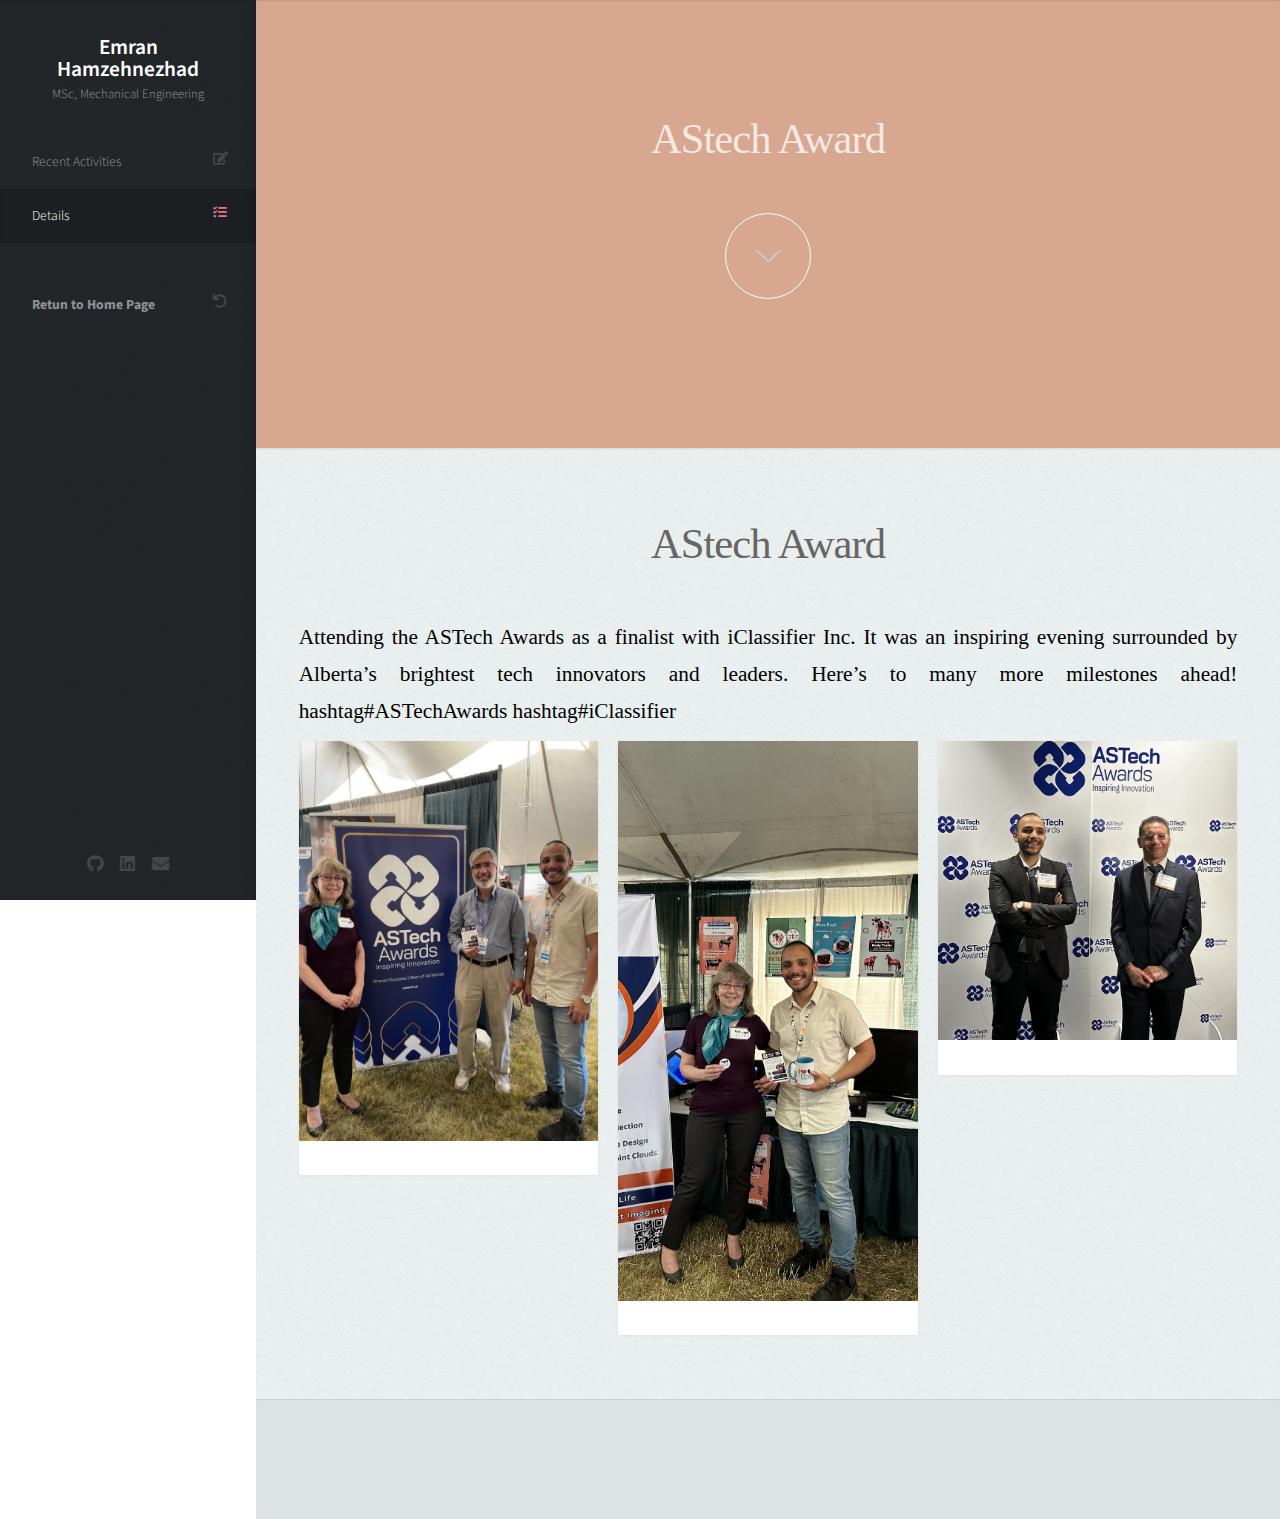
<file: index10.html>
<!DOCTYPE HTML>
<!--
-->
<html>
	<head>
		<title>AStech Award</title>
		<meta charset="utf-8" />
		<meta name="viewport" content="width=device-width, initial-scale=1, user-scalable=no" />
		<link rel="stylesheet" href="assets10/css/main.css" />
		<link rel="shortcut icon" type="image/png" href="images10/EH3_fabicon.png" >

	</head>
	<body class="is-preload">

		<style>
            /* Your existing styles */
            #logo {
                text-align: center; /* Left align the content within #logo */
            }
            #nav {
                text-align: left; /* Left align the content within #logo */
            }
			#nav ul li:last-child a span {
   			 font-weight: bold;
			}
            /* Add any other styles as needed */
            /* Your existing styles */
            /* Add any other styles as needed */
        </style>
		<!-- Header -->
			<div id="header">

				<div class="top">

					<!-- Logo -->
						<div id="logo">
							<!-- <span class="image avatar48"><img src="images1/avatar.jpg" alt="" /></span>  -->
							<h1 id="title">Emran Hamzehnezhad</h1>
							<p> MSc, Mechanical Engineering</p>
						</div>

					<!-- Nav -->
						<nav id="nav">
							<ul>
								<li><a href="#top" id="top-link"><span class="icon solid fa-edit">Recent Activities</span></a></li>
								<!-- <li><a href="#GitHub_Code" id="github-link"><span class="icon solid fa-code">GitHub Code</span></a></li> -->
								<li><a href="#Details" id="about-link"><span class="icon solid fa-tasks">Details</span></a></li>
								<li><a href="" id=""><span class=""></span></a></li>
								<li><a href="" id=""><span class=""></span></a></li>
								<li><a href="index.html"><span class="icon solid fa-undo">Retun to Home Page</span></a></li>

							</ul>
						</nav>

				</div>

				<div class="bottom">

					<!-- Social Icons -->
						<ul class="icons">
							<li><a href="https://github.com/EmranHn" class="icon brands fa-github"><span class="label">Github</span></a></li>
							<li><a href="https://www.linkedin.com/in/emran-hamzehnezhad-48a727a6/" class="icon brands fa-linkedin"><span class="label">LinkedIn</span></a></li>
							<!--<li><a href="#" class="icon brands fa-facebook-f"><span class="label">Facebook</span></a></li>-->
							<!--<li><a href="#" class="icon brands fa-dribbble"><span class="label">Dribbble</span></a></li>-->
							<li><a href="mailto:seyedemr@ualberta.ca" class="icon solid fa-envelope"><span class="label">Email</span></a></li>
						</ul>

				</div>

			</div>

			<style>
				/* Add a style block to embed your CSS styles */
				#main header {
					font-family: 'Times New Roman', serif;
					/* Specify 'Times New Roman' as the font for the header */
				}
			
				footer a.button {
					font-family: 'Times New Roman', serif;
					/* Specify 'Times New Roman' as the font for the button in the footer */
				}
						/* Add a style block to embed your CSS styles */
					
				#Abstract p {
					font-family: 'Times New Roman', serif;
					color: rgb(63, 60, 60); /* Set the text color to black */
					/* Specify 'Times New Roman' as the font for the header in the #Abstract section */			
					text-align: justify; /* Add text justification */
				
				}

				
					</style>
		<!-- Main -->
			<div id="main">

				<!-- Project Title -->
					<section id="top" class="one dark cover">
						<div class="container">

							<header>
								<h2 class="alt"> AStech Award
							</header>

							<footer>
								<a href="#Details" class="more"></a>
					
							</footer>

						</div>
					</section>




					<style>
						#Details ul {
							font-family: 'Times New Roman', Times, serif;
							color: black;
						}
						#contact p {
							font-family: 'Times New Roman', Times, serif;
							color: rgb(54, 52, 52);
							text-align: justify; /* Add text justification */
						}
				
						#Details p {
							font-family: 'Times New Roman', Times, serif;
							color: black;
							list-style: disc; /* Use a disc bullet point; adjust as needed */
							margin-bottom: 0.5em; /* Adjust as needed */
							text-align: justify; /* Add text justification */
						}
						#Details ul {
           				list-style: disc; /* Use a disc bullet point; adjust as needed */
          				margin-bottom: 0.5em; /* Adjust as needed */
       					 }

      					#Details li {
       				    margin-bottom: 0.2em; /* Adjust as needed */
        				}

						#References ol {
							font-family: 'Times New Roman', Times, serif;
							color: black;
							list-style: none; /* Remove the bullet points for ordered list */

						}
						#contact p {
							font-family: 'Times New Roman', Times, serif;
							color: rgb(54, 52, 52);
						}
				
						#References p {
							list-style: none; /* Use a disc bullet point; adjust as needed */
							margin-bottom: 0.5em; /* Adjust as needed */
							text-align: justify; /* Add text justification */
						}
						#References ul {
           				list-style: disc; /* Use a disc bullet point; adjust as needed */
          				margin-bottom: 0.5em; /* Adjust as needed */
						text-align: left; /* Add text justification */
       					}

      					#References li {
       				    margin-bottom: 0.2em; /* Adjust as needed */
						text-align: justify; /* Add text justification */
        				}
						#GitHub_Code ol {
							font-family: 'Times New Roman', Times, serif;
							color: black;
							list-style: none; /* Remove the bullet points for ordered list */
							text-align: center; /* Center align the text within the ordered list */

						}
						#GitHub_Code p {
							list-style: none; /* Use a disc bullet point; adjust as needed */
							margin-bottom: 0.5em; /* Adjust as needed */
							text-align: center; /* Add text justification */
						}
						#GitHub_Code ul {
           				list-style: disc; /* Use a disc bullet point; adjust as needed */
          				margin-bottom: 0.5em; /* Adjust as needed */
						text-align: center; /* Add text justification */
       					}

      					#GitHub_Code li {
       				    margin-bottom: 0.2em; /* Adjust as needed */
						text-align: center; /* Add text justification */
        				}
					</style>
					
				
				<!-- Details  -->
				<section id="Details" class="three">
					<div class="container">

						<header>
							<h2>AStech Award</h2>
						</header>
						<p>
							Attending the ASTech Awards as a finalist with iClassifier Inc. It was an inspiring evening surrounded by Alberta’s brightest tech innovators and leaders. Here’s to many more milestones ahead! hashtag#ASTechAwards hashtag#iClassifier						</p>


						<div class="row">
							<div class="col-4 col-12-mobile">
								<article class="item">
									<a href="#" class="image fit"><img src="images10/pic01.jpg" alt="" /></a>
									<header>
										<h3></h3>
									</header>
								</article>
							</div>
								<div class="col-4 col-12-mobile">
									<article class="item">
										<a href="#" class="image fit"><img src="images10/pic02.jpg" alt="" /></a>
										<header>
											<h3></h3>
										</header>
									</article>
								</div>
									<div class="col-4 col-12-mobile">
										<article class="item">
											<a href="#" class="image fit"><img src="images10/pic03.jpg" alt="" /></a>
											<header>
												<h3></h3>
											</header>
										</article>
									</div>

				</section>


				


    </div>
</section>


			</div>

		<!-- Footer -->
			<div id="footer">

				<!-- Copyright
					<ul class="copyright">
						<li>&copy; Untitled. All rights reserved.</li><li>Design: <a href="http://html5up.net">HTML5 UP</a></li>
					</ul>  -->

			</div>

		<!-- Scripts -->
			<script src="assets14/js/jquery.min.js"></script>
			<script src="assets14/js/jquery.scrolly.min.js"></script>
			<script src="assets14/js/jquery.scrollex.min.js"></script>
			<script src="assets14/js/browser.min.js"></script>
			<script src="assets14/js/breakpoints.min.js"></script>
			<script src="assets14/js/util.js"></script>
			<script src="assets14/js/main.js"></script>

	</body>
</html>
</file>
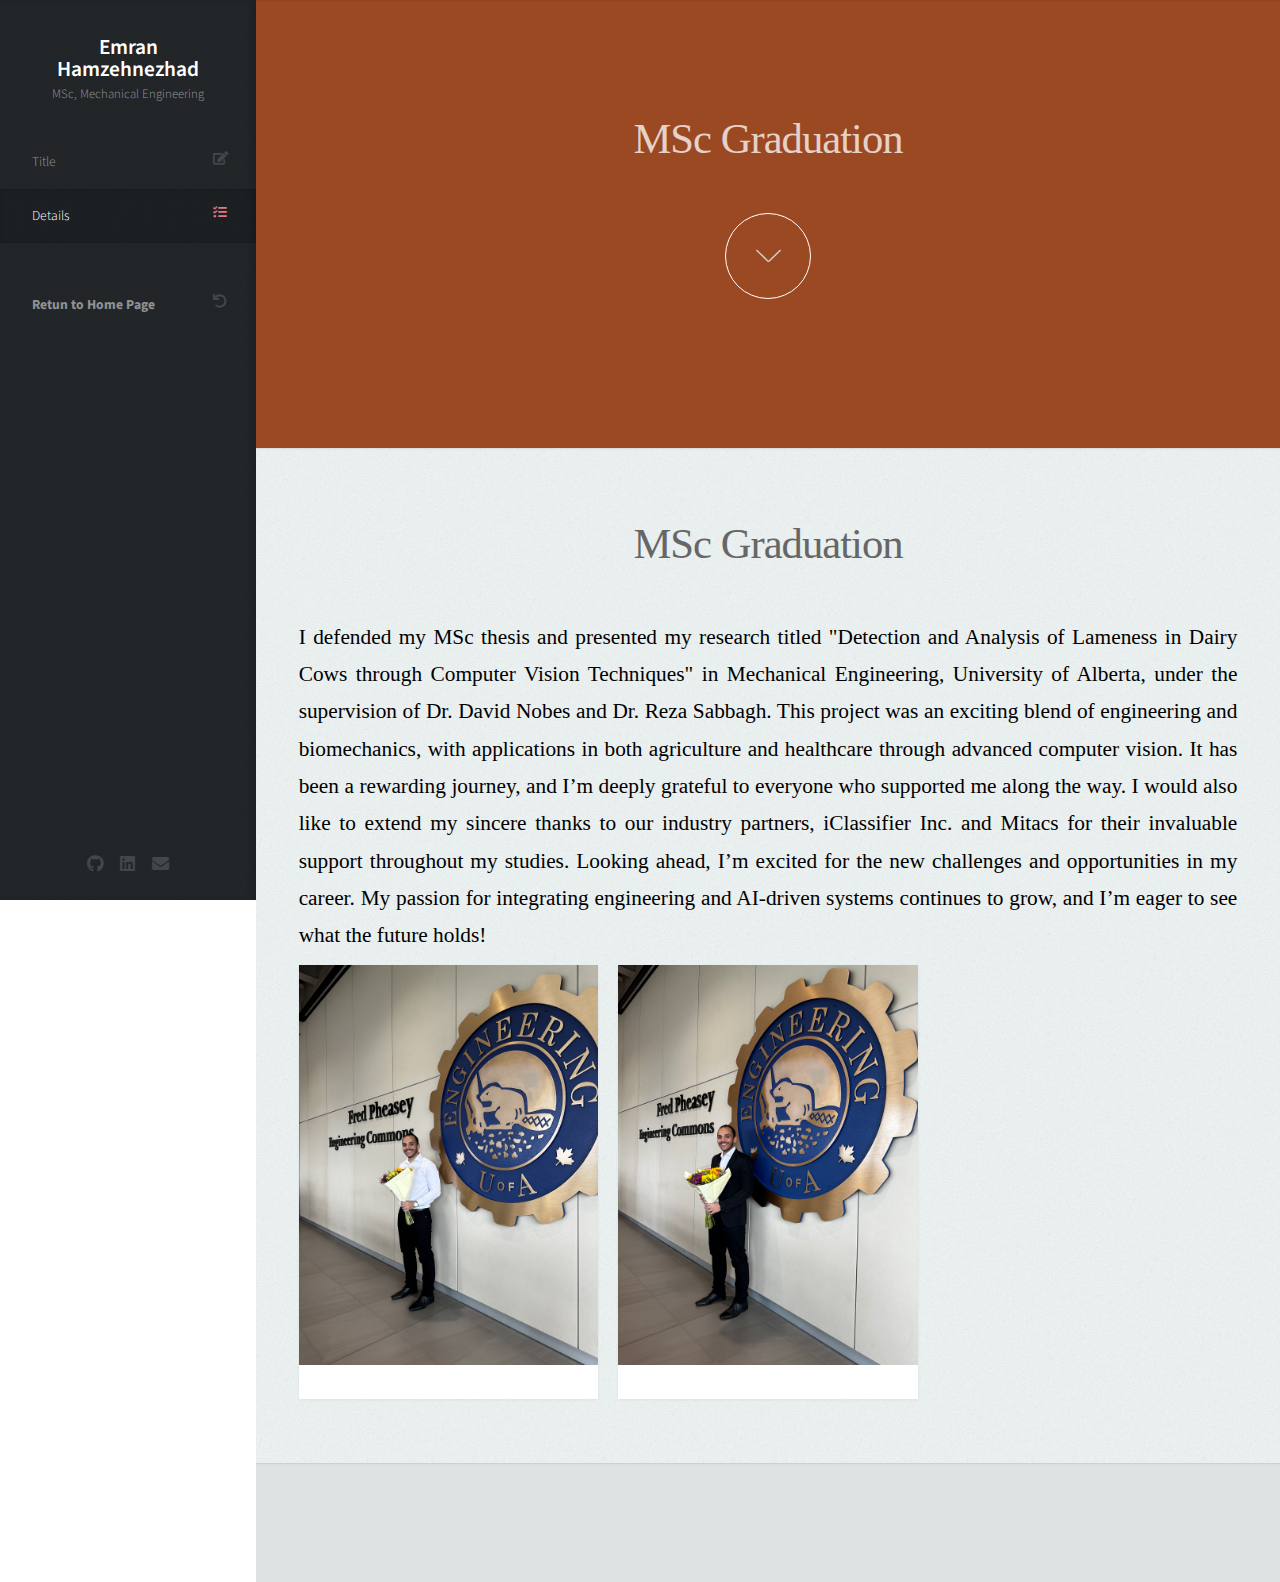
<file: index11.html>
<!DOCTYPE HTML>
<!--
-->
<html>
	<head>
		<title>MSc Graduation</title>
		<meta charset="utf-8" />
		<meta name="viewport" content="width=device-width, initial-scale=1, user-scalable=no" />
		<link rel="stylesheet" href="assets11/css/main.css" />
		<link rel="shortcut icon" type="image/png" href="images11/EH3_fabicon.png" >

	</head>
	<body class="is-preload">

		<style>
            /* Your existing styles */
            #logo {
                text-align: center; /* Left align the content within #logo */
            }
            #nav {
                text-align: left; /* Left align the content within #logo */
            }
			#nav ul li:last-child a span {
   			 font-weight: bold;
			}
            /* Add any other styles as needed */
            /* Your existing styles */
            /* Add any other styles as needed */
        </style>
		<!-- Header -->
			<div id="header">

				<div class="top">

					<!-- Logo -->
						<div id="logo">
							<!-- <span class="image avatar48"><img src="images1/avatar.jpg" alt="" /></span>  -->
							<h1 id="title">Emran Hamzehnezhad</h1>
							<p> MSc, Mechanical Engineering</p>
						</div>

					<!-- Nav -->
						<nav id="nav">
							<ul>
								<li><a href="#top" id="top-link"><span class="icon solid fa-edit">Title</span></a></li>
								<!-- <li><a href="#GitHub_Code" id="github-link"><span class="icon solid fa-code">GitHub Code</span></a></li> -->
								<li><a href="#Details" id="about-link"><span class="icon solid fa-tasks">Details</span></a></li>
								<li><a href="" id=""><span class=""></span></a></li>
								<li><a href="" id=""><span class=""></span></a></li>
								<li><a href="index.html"><span class="icon solid fa-undo">Retun to Home Page</span></a></li>

							</ul>
						</nav>

				</div>

				<div class="bottom">

					<!-- Social Icons -->
						<ul class="icons">
							<li><a href="https://github.com/EmranHn" class="icon brands fa-github"><span class="label">Github</span></a></li>
							<li><a href="https://www.linkedin.com/in/emran-hamzehnezhad-48a727a6/" class="icon brands fa-linkedin"><span class="label">LinkedIn</span></a></li>
							<!--<li><a href="#" class="icon brands fa-facebook-f"><span class="label">Facebook</span></a></li>-->
							<!--<li><a href="#" class="icon brands fa-dribbble"><span class="label">Dribbble</span></a></li>-->
							<li><a href="mailto:seyedemr@ualberta.ca" class="icon solid fa-envelope"><span class="label">Email</span></a></li>
						</ul>

				</div>

			</div>

			<style>
				/* Add a style block to embed your CSS styles */
				#main header {
					font-family: 'Times New Roman', serif;
					/* Specify 'Times New Roman' as the font for the header */
				}
			
				footer a.button {
					font-family: 'Times New Roman', serif;
					/* Specify 'Times New Roman' as the font for the button in the footer */
				}
						/* Add a style block to embed your CSS styles */
					
				#Abstract p {
					font-family: 'Times New Roman', serif;
					color: rgb(63, 60, 60); /* Set the text color to black */
					/* Specify 'Times New Roman' as the font for the header in the #Abstract section */			
					text-align: justify; /* Add text justification */
				
				}

				
					</style>
		<!-- Main -->
			<div id="main">

				<!-- Project Title -->
					<section id="top" class="one dark cover">
						<div class="container">

							<header>
								<h2 class="alt"> MSc Graduation 
							</header>

							<footer>
								<a href="#Details" class="more"></a>
					
							</footer>

						</div>
					</section>




					<style>
						#Details ul {
							font-family: 'Times New Roman', Times, serif;
							color: black;
						}
						#contact p {
							font-family: 'Times New Roman', Times, serif;
							color: rgb(54, 52, 52);
							text-align: justify; /* Add text justification */
						}
				
						#Details p {
							font-family: 'Times New Roman', Times, serif;
							color: black;
							list-style: disc; /* Use a disc bullet point; adjust as needed */
							margin-bottom: 0.5em; /* Adjust as needed */
							text-align: justify; /* Add text justification */
						}
						#Details ul {
           				list-style: disc; /* Use a disc bullet point; adjust as needed */
          				margin-bottom: 0.5em; /* Adjust as needed */
       					 }

      					#Details li {
       				    margin-bottom: 0.2em; /* Adjust as needed */
        				}

						#References ol {
							font-family: 'Times New Roman', Times, serif;
							color: black;
							list-style: none; /* Remove the bullet points for ordered list */

						}
						#contact p {
							font-family: 'Times New Roman', Times, serif;
							color: rgb(54, 52, 52);
						}
				
						#References p {
							list-style: none; /* Use a disc bullet point; adjust as needed */
							margin-bottom: 0.5em; /* Adjust as needed */
							text-align: justify; /* Add text justification */
						}
						#References ul {
           				list-style: disc; /* Use a disc bullet point; adjust as needed */
          				margin-bottom: 0.5em; /* Adjust as needed */
						text-align: left; /* Add text justification */
       					}

      					#References li {
       				    margin-bottom: 0.2em; /* Adjust as needed */
						text-align: justify; /* Add text justification */
        				}
						#GitHub_Code ol {
							font-family: 'Times New Roman', Times, serif;
							color: black;
							list-style: none; /* Remove the bullet points for ordered list */
							text-align: center; /* Center align the text within the ordered list */

						}
						#GitHub_Code p {
							list-style: none; /* Use a disc bullet point; adjust as needed */
							margin-bottom: 0.5em; /* Adjust as needed */
							text-align: center; /* Add text justification */
						}
						#GitHub_Code ul {
           				list-style: disc; /* Use a disc bullet point; adjust as needed */
          				margin-bottom: 0.5em; /* Adjust as needed */
						text-align: center; /* Add text justification */
       					}

      					#GitHub_Code li {
       				    margin-bottom: 0.2em; /* Adjust as needed */
						text-align: center; /* Add text justification */
        				}
					</style>
					
				
				<!-- Details  -->
				<section id="Details" class="three">
					<div class="container">

						<header>
							<h2>MSc Graduation</h2>
						</header>
						<p>  I defended my MSc thesis and presented my research titled "Detection and Analysis of Lameness in Dairy Cows through Computer Vision Techniques" in Mechanical Engineering, University of Alberta, under the supervision of Dr. David Nobes and Dr. Reza Sabbagh.

							This project was an exciting blend of engineering and biomechanics, with applications in both agriculture and healthcare through advanced computer vision. It has been a rewarding journey, and I’m deeply grateful to everyone who supported me along the way.
							
							I would also like to extend my sincere thanks to our industry partners, iClassifier Inc. and Mitacs for their invaluable support throughout my studies.
							
							Looking ahead, I’m excited for the new challenges and opportunities in my career. My passion for integrating engineering and AI-driven systems continues to grow, and I’m eager to see what the future holds!
									</p>


						<div class="row">
							<div class="col-4 col-12-mobile">
								<article class="item">
									<a href="#" class="image fit"><img src="images11/pics01.jpg" alt="" /></a>
									<header>
										<h3></h3>
									</header>
								</article>
							</div>
								<div class="col-4 col-12-mobile">
									<article class="item">
										<a href="#" class="image fit"><img src="images11/pics02.jpg" alt="" /></a>
										<header>
											<h3></h3>
										</header>
									</article>
								</div>


				</section>


				


    </div>
</section>


			</div>

		<!-- Footer -->
			<div id="footer">

				<!-- Copyright
					<ul class="copyright">
						<li>&copy; Untitled. All rights reserved.</li><li>Design: <a href="http://html5up.net">HTML5 UP</a></li>
					</ul>  -->

			</div>

		<!-- Scripts -->
			<script src="assets11/js/jquery.min.js"></script>
			<script src="assets11/js/jquery.scrolly.min.js"></script>
			<script src="assets11/js/jquery.scrollex.min.js"></script>
			<script src="assets11/js/browser.min.js"></script>
			<script src="assets11/js/breakpoints.min.js"></script>
			<script src="assets11/js/util.js"></script>
			<script src="assets11/js/main.js"></script>

	</body>
</html>
</file>
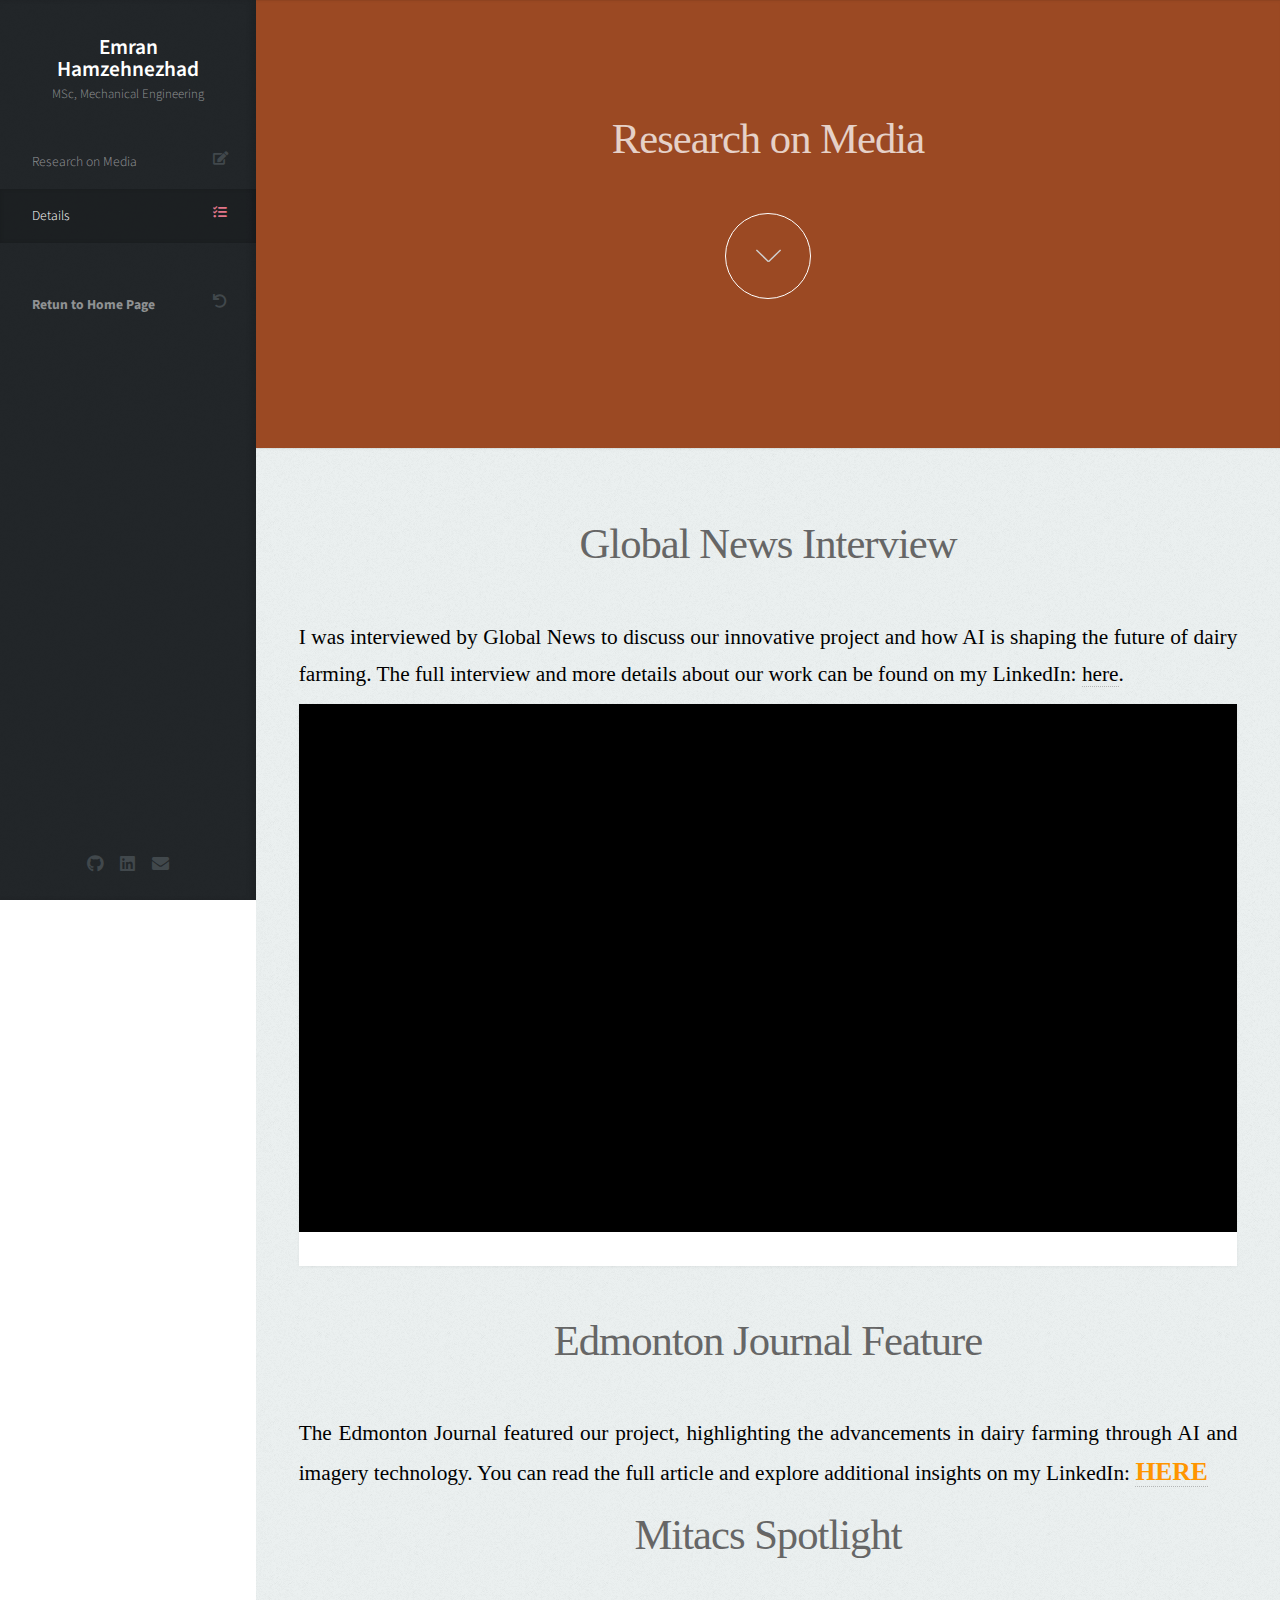
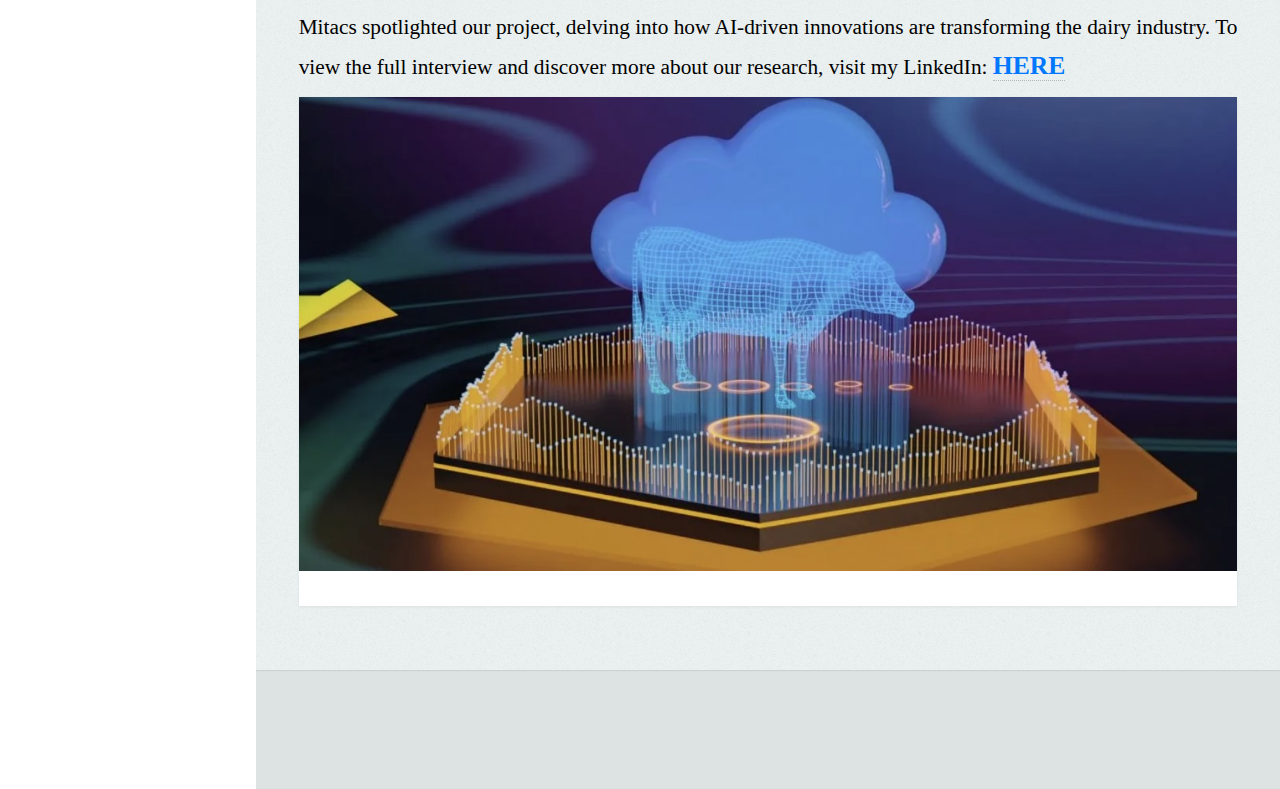
<file: index13.html>
<!DOCTYPE HTML>
<!--
-->
<html>
	<head>
		<title>Interviews</title>
		<meta charset="utf-8" />
		<meta name="viewport" content="width=device-width, initial-scale=1, user-scalable=no" />
		<link rel="stylesheet" href="assets13/css/main.css" />
		<link rel="shortcut icon" type="image/png" href="images13/EH3_fabicon.png" >

	</head>
	<body class="is-preload">

		<style>
            /* Your existing styles */
            #logo {
                text-align: center; /* Left align the content within #logo */
            }
            #nav {
                text-align: left; /* Left align the content within #logo */
            }
			#nav ul li:last-child a span {
   			 font-weight: bold;
			}
            /* Add any other styles as needed */
            /* Your existing styles */
            /* Add any other styles as needed */
        </style>
		<!-- Header -->
			<div id="header">

				<div class="top">

					<!-- Logo -->
						<div id="logo">
							<!-- <span class="image avatar48"><img src="images1/avatar.jpg" alt="" /></span>  -->
							<h1 id="title">Emran Hamzehnezhad</h1>
							<p> MSc, Mechanical Engineering</p>
						</div>

					<!-- Nav -->
						<nav id="nav">
							<ul>
								<li><a href="#top" id="top-link"><span class="icon solid fa-edit">Research on Media</span></a></li>
								<!-- <li><a href="#GitHub_Code" id="github-link"><span class="icon solid fa-code">GitHub Code</span></a></li> -->
								<li><a href="#Details" id="about-link"><span class="icon solid fa-tasks">Details</span></a></li>
								<li><a href="" id=""><span class=""></span></a></li>
								<li><a href="" id=""><span class=""></span></a></li>
								<li><a href="index.html"><span class="icon solid fa-undo">Retun to Home Page</span></a></li>

							</ul>
						</nav>

				</div>

				<div class="bottom">

					<!-- Social Icons -->
						<ul class="icons">
							<li><a href="https://github.com/EmranHn" class="icon brands fa-github"><span class="label">Github</span></a></li>
							<li><a href="https://www.linkedin.com/in/emran-hamzehnezhad-48a727a6/" class="icon brands fa-linkedin"><span class="label">LinkedIn</span></a></li>
							<!--<li><a href="#" class="icon brands fa-facebook-f"><span class="label">Facebook</span></a></li>-->
							<!--<li><a href="#" class="icon brands fa-dribbble"><span class="label">Dribbble</span></a></li>-->
							<li><a href="mailto:seyedemr@ualberta.ca" class="icon solid fa-envelope"><span class="label">Email</span></a></li>
						</ul>

				</div>

			</div>

			<style>
				/* Add a style block to embed your CSS styles */
				#main header {
					font-family: 'Times New Roman', serif;
					/* Specify 'Times New Roman' as the font for the header */
				}
			
				footer a.button {
					font-family: 'Times New Roman', serif;
					/* Specify 'Times New Roman' as the font for the button in the footer */
				}
						/* Add a style block to embed your CSS styles */
					
				#Abstract p {
					font-family: 'Times New Roman', serif;
					color: rgb(63, 60, 60); /* Set the text color to black */
					/* Specify 'Times New Roman' as the font for the header in the #Abstract section */			
					text-align: justify; /* Add text justification */
				
				}

				
					</style>
		<!-- Main -->
			<div id="main">

				<!-- Project Title -->
					<section id="top" class="one dark cover">
						<div class="container">

							<header>
								<h2 class="alt"> Research on Media
							</header>

							<footer>
								<a href="#Details" class="more"></a>
					
							</footer>

						</div>
					</section>




					<style>
						#Details ul {
							font-family: 'Times New Roman', Times, serif;
							color: black;
						}
						#contact p {
							font-family: 'Times New Roman', Times, serif;
							color: rgb(54, 52, 52);
							text-align: justify; /* Add text justification */
						}
				
						#Details p {
							font-family: 'Times New Roman', Times, serif;
							color: black;
							list-style: disc; /* Use a disc bullet point; adjust as needed */
							margin-bottom: 0.5em; /* Adjust as needed */
							text-align: justify; /* Add text justification */
						}
						#Details ul {
           				list-style: disc; /* Use a disc bullet point; adjust as needed */
          				margin-bottom: 0.5em; /* Adjust as needed */
       					 }

      					#Details li {
       				    margin-bottom: 0.2em; /* Adjust as needed */
        				}

						#References ol {
							font-family: 'Times New Roman', Times, serif;
							color: black;
							list-style: none; /* Remove the bullet points for ordered list */

						}
						#contact p {
							font-family: 'Times New Roman', Times, serif;
							color: rgb(54, 52, 52);
						}
				
						#References p {
							list-style: none; /* Use a disc bullet point; adjust as needed */
							margin-bottom: 0.5em; /* Adjust as needed */
							text-align: justify; /* Add text justification */
						}
						#References ul {
           				list-style: disc; /* Use a disc bullet point; adjust as needed */
          				margin-bottom: 0.5em; /* Adjust as needed */
						text-align: left; /* Add text justification */
       					}

      					#References li {
       				    margin-bottom: 0.2em; /* Adjust as needed */
						text-align: justify; /* Add text justification */
        				}
						#GitHub_Code ol {
							font-family: 'Times New Roman', Times, serif;
							color: black;
							list-style: none; /* Remove the bullet points for ordered list */
							text-align: center; /* Center align the text within the ordered list */

						}
						#GitHub_Code p {
							list-style: none; /* Use a disc bullet point; adjust as needed */
							margin-bottom: 0.5em; /* Adjust as needed */
							text-align: center; /* Add text justification */
						}
						#GitHub_Code ul {
           				list-style: disc; /* Use a disc bullet point; adjust as needed */
          				margin-bottom: 0.5em; /* Adjust as needed */
						text-align: center; /* Add text justification */
       					}

      					#GitHub_Code li {
       				    margin-bottom: 0.2em; /* Adjust as needed */
						text-align: center; /* Add text justification */
        				}
					</style>
					
				
				<!-- Details  -->
				<section id="Details" class="three">
					<div class="container">

						<header>
							<h2>Global News Interview</h2>
						</header>
						<p>
							I was interviewed by Global News to discuss our innovative project and how AI is shaping the future of dairy farming. The full interview and more details about our work can be found on my LinkedIn: 
							<a href="https://www.linkedin.com/posts/emran-hamzehnezhad-48a727a6_ai-agricultureinnovation-healthmonitoring-activity-7118333683194806272-Gw53?utm_source=share&utm_medium=member_desktop">here</a>.
						</p>
						
						<div class="row justify-content-center">
							<div class="col-12 col-md-8">
								<article class="item">
									<div class="video-container" style="position: relative; padding-bottom: 56.25%; height: 0; overflow: hidden; max-width: 100%; background: #000;">
										<iframe style="position: absolute; top: 0; left: 0; width: 100%; height: 100%;" src="https://www.youtube.com/embed/j7-RHu0OHl4" frameborder="0" allow="accelerometer; autoplay; encrypted-media; gyroscope; picture-in-picture" allowfullscreen></iframe>
									</div>
									<header>
										<h3 style="text-align: center;"></h3>
									</header>
								</article>
							</div>
						</div>

						<header>
							<h2> </h2>
						</header>


						<header>
							<h2>Edmonton Journal Feature</h2>
						</header>
						<p>
							The Edmonton Journal featured our project, highlighting the advancements in dairy farming through AI and imagery technology. You can read the full article and explore additional insights on my LinkedIn:
							<a href="https://edmontonjournal.com/business/local-business/university-of-alberta-professor-co-develops-ai-imagery-tech-for-dairy-farmers" style="font-weight: bold; font-size: 1.2em; color: #ff9500;">HERE</a>
						</p>
						
						<header>
							<h2>Mitacs Spotlight</h2>
						</header>
						<p>
							Mitacs spotlighted our project, delving into how AI-driven innovations are transforming the dairy industry. To view the full interview and discover more about our research, visit my LinkedIn:
							<a href="https://www.mitacs.ca/our-innovation-insights/how-is-ai-revolutionizing-the-dairy-industry/?utm_source=LinkedIn&utm_medium=OrganicSocialPost&utm_campaign=VignettesGovernment_Digital_Feb2024_SocialMedia" style="font-weight: bold; font-size: 1.2em; color: #0077ff;">HERE</a>
						</p>
						
					
					
							
						<p></p>


						
								<div class="col-4 col-12-mobile">
									<article class="item">
										<a href="#" class="image fit"><img src="images13/pic01.jpg" alt="" /></a>
										<header>
											<h3></h3>
										</header>
									</article>
								</div>
				</section>


				


    </div>
</section>


			</div>

		<!-- Footer -->
			<div id="footer">

				<!-- Copyright
					<ul class="copyright">
						<li>&copy; Untitled. All rights reserved.</li><li>Design: <a href="http://html5up.net">HTML5 UP</a></li>
					</ul>  -->

			</div>

		<!-- Scripts -->
			<script src="assets13/js/jquery.min.js"></script>
			<script src="assets13/js/jquery.scrolly.min.js"></script>
			<script src="assets13/js/jquery.scrollex.min.js"></script>
			<script src="assets13/js/browser.min.js"></script>
			<script src="assets13/js/breakpoints.min.js"></script>
			<script src="assets13/js/util.js"></script>
			<script src="assets13/js/main.js"></script>

	</body>
</html>
</file>
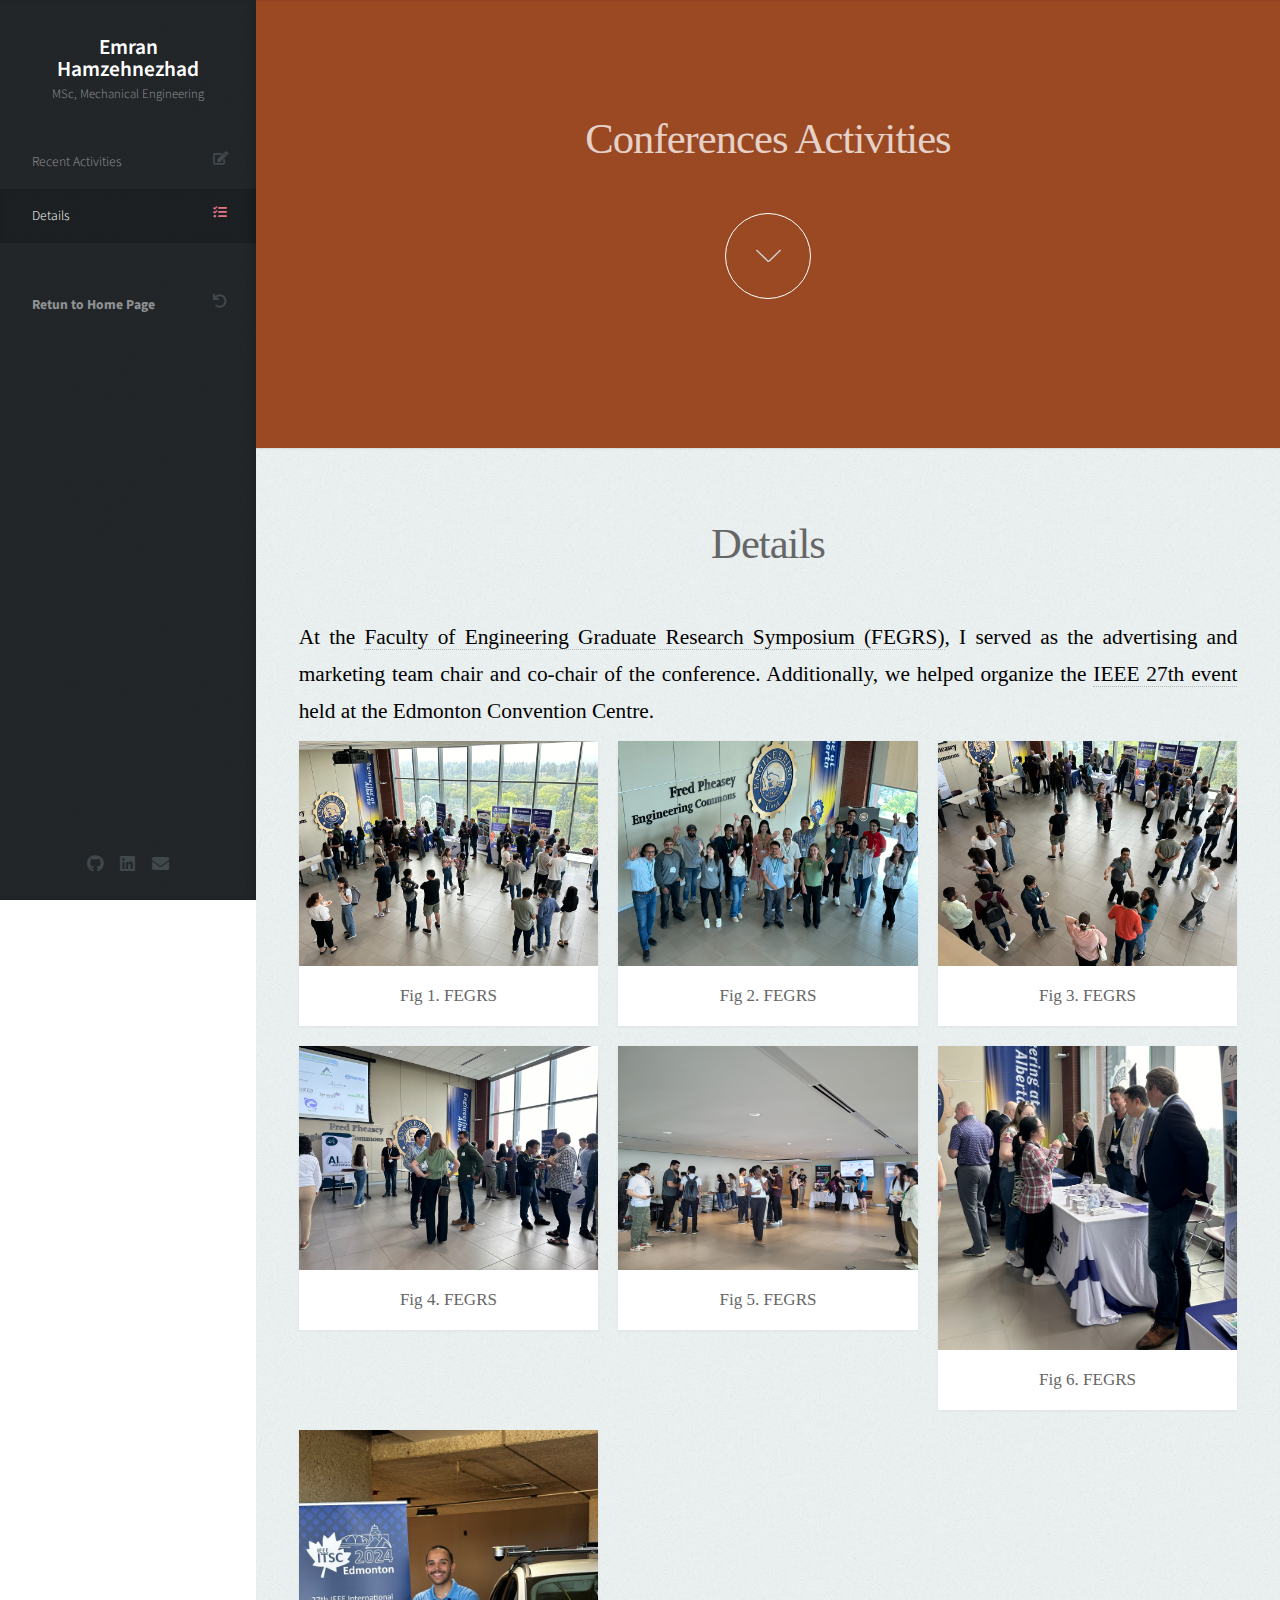
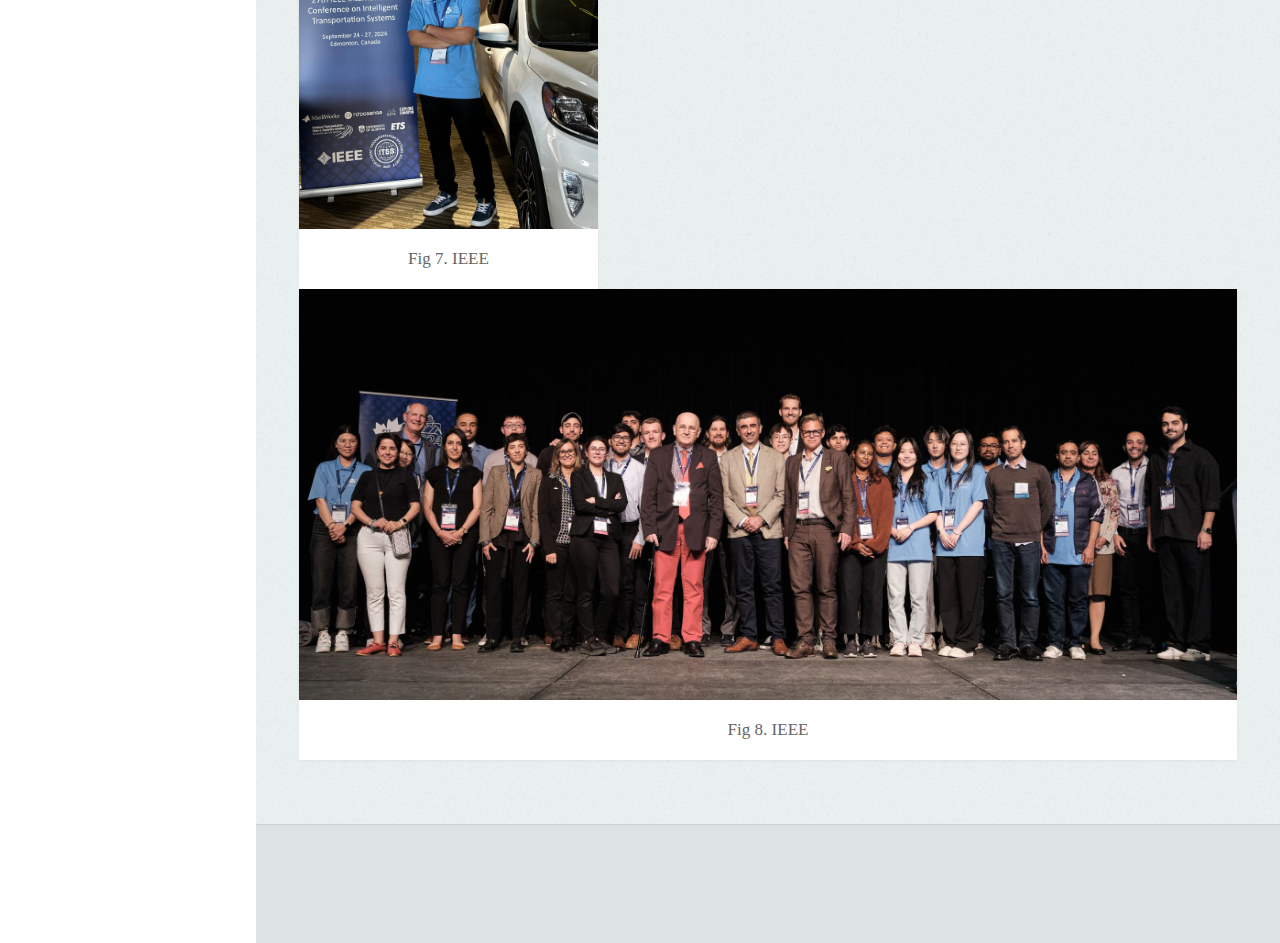
<file: index14.html>
<!DOCTYPE HTML>
<!--
-->
<html>
	<head>
		<title>Conference Organization</title>
		<meta charset="utf-8" />
		<meta name="viewport" content="width=device-width, initial-scale=1, user-scalable=no" />
		<link rel="stylesheet" href="assets14/css/main.css" />
		<link rel="shortcut icon" type="image/png" href="images14/EH3_fabicon.png" >

	</head>
	<body class="is-preload">

		<style>
            /* Your existing styles */
            #logo {
                text-align: center; /* Left align the content within #logo */
            }
            #nav {
                text-align: left; /* Left align the content within #logo */
            }
			#nav ul li:last-child a span {
   			 font-weight: bold;
			}
            /* Add any other styles as needed */
            /* Your existing styles */
            /* Add any other styles as needed */
        </style>
		<!-- Header -->
			<div id="header">

				<div class="top">

					<!-- Logo -->
						<div id="logo">
							<!-- <span class="image avatar48"><img src="images1/avatar.jpg" alt="" /></span>  -->
							<h1 id="title">Emran Hamzehnezhad</h1>
							<p> MSc, Mechanical Engineering</p>
						</div>

					<!-- Nav -->
						<nav id="nav">
							<ul>
								<li><a href="#top" id="top-link"><span class="icon solid fa-edit">Recent Activities</span></a></li>
								<!-- <li><a href="#GitHub_Code" id="github-link"><span class="icon solid fa-code">GitHub Code</span></a></li> -->
								<li><a href="#Details" id="about-link"><span class="icon solid fa-tasks">Details</span></a></li>
								<li><a href="" id=""><span class=""></span></a></li>
								<li><a href="" id=""><span class=""></span></a></li>
								<li><a href="index.html"><span class="icon solid fa-undo">Retun to Home Page</span></a></li>

							</ul>
						</nav>

				</div>

				<div class="bottom">

					<!-- Social Icons -->
						<ul class="icons">
							<li><a href="https://github.com/EmranHn" class="icon brands fa-github"><span class="label">Github</span></a></li>
							<li><a href="https://www.linkedin.com/in/emran-hamzehnezhad-48a727a6/" class="icon brands fa-linkedin"><span class="label">LinkedIn</span></a></li>
							<!--<li><a href="#" class="icon brands fa-facebook-f"><span class="label">Facebook</span></a></li>-->
							<!--<li><a href="#" class="icon brands fa-dribbble"><span class="label">Dribbble</span></a></li>-->
							<li><a href="mailto:seyedemr@ualberta.ca" class="icon solid fa-envelope"><span class="label">Email</span></a></li>
						</ul>

				</div>

			</div>

			<style>
				/* Add a style block to embed your CSS styles */
				#main header {
					font-family: 'Times New Roman', serif;
					/* Specify 'Times New Roman' as the font for the header */
				}
			
				footer a.button {
					font-family: 'Times New Roman', serif;
					/* Specify 'Times New Roman' as the font for the button in the footer */
				}
						/* Add a style block to embed your CSS styles */
					
				#Abstract p {
					font-family: 'Times New Roman', serif;
					color: rgb(63, 60, 60); /* Set the text color to black */
					/* Specify 'Times New Roman' as the font for the header in the #Abstract section */			
					text-align: justify; /* Add text justification */
				
				}

				
					</style>
		<!-- Main -->
			<div id="main">

				<!-- Project Title -->
					<section id="top" class="one dark cover">
						<div class="container">

							<header>
								<h2 class="alt"> Conferences Activities 
							</header>

							<footer>
								<a href="#Details" class="more"></a>
					
							</footer>

						</div>
					</section>




					<style>
						#Details ul {
							font-family: 'Times New Roman', Times, serif;
							color: black;
						}
						#contact p {
							font-family: 'Times New Roman', Times, serif;
							color: rgb(54, 52, 52);
							text-align: justify; /* Add text justification */
						}
				
						#Details p {
							font-family: 'Times New Roman', Times, serif;
							color: black;
							list-style: disc; /* Use a disc bullet point; adjust as needed */
							margin-bottom: 0.5em; /* Adjust as needed */
							text-align: justify; /* Add text justification */
						}
						#Details ul {
           				list-style: disc; /* Use a disc bullet point; adjust as needed */
          				margin-bottom: 0.5em; /* Adjust as needed */
       					 }

      					#Details li {
       				    margin-bottom: 0.2em; /* Adjust as needed */
        				}

						#References ol {
							font-family: 'Times New Roman', Times, serif;
							color: black;
							list-style: none; /* Remove the bullet points for ordered list */

						}
						#contact p {
							font-family: 'Times New Roman', Times, serif;
							color: rgb(54, 52, 52);
						}
				
						#References p {
							list-style: none; /* Use a disc bullet point; adjust as needed */
							margin-bottom: 0.5em; /* Adjust as needed */
							text-align: justify; /* Add text justification */
						}
						#References ul {
           				list-style: disc; /* Use a disc bullet point; adjust as needed */
          				margin-bottom: 0.5em; /* Adjust as needed */
						text-align: left; /* Add text justification */
       					}

      					#References li {
       				    margin-bottom: 0.2em; /* Adjust as needed */
						text-align: justify; /* Add text justification */
        				}
						#GitHub_Code ol {
							font-family: 'Times New Roman', Times, serif;
							color: black;
							list-style: none; /* Remove the bullet points for ordered list */
							text-align: center; /* Center align the text within the ordered list */

						}
						#GitHub_Code p {
							list-style: none; /* Use a disc bullet point; adjust as needed */
							margin-bottom: 0.5em; /* Adjust as needed */
							text-align: center; /* Add text justification */
						}
						#GitHub_Code ul {
           				list-style: disc; /* Use a disc bullet point; adjust as needed */
          				margin-bottom: 0.5em; /* Adjust as needed */
						text-align: center; /* Add text justification */
       					}

      					#GitHub_Code li {
       				    margin-bottom: 0.2em; /* Adjust as needed */
						text-align: center; /* Add text justification */
        				}
					</style>
					
				
				<!-- Details  -->
				<section id="Details" class="three">
					<div class="container">

						<header>
							<h2>Details</h2>
						</header>
						<p>
							At the <a href="https://www.ualberta.ca/en/engineering/research/graduate-student-research/faculty-of-engineering-graduate-research-symposium/organizing-committee.html">
							Faculty of Engineering Graduate Research Symposium (FEGRS)</a>, I served as the advertising and marketing team chair and co-chair of the conference. 
							Additionally, we helped organize the <a href="https://ieee-itsc.org/2024/">IEEE 27th event</a> held at the Edmonton Convention Centre.
						</p>
							
						<p></p>


						<div class="row">
							<div class="col-4 col-12-mobile">
								<article class="item">
									<a href="#" class="image fit"><img src="images14/pic01.jpg" alt="" /></a>
									<header>
										<h3>Fig 1. FEGRS</h3>
									</header>
								</article>
							</div>
								<div class="col-4 col-12-mobile">
									<article class="item">
										<a href="#" class="image fit"><img src="images14/pic02.jpg" alt="" /></a>
										<header>
											<h3>Fig 2. FEGRS</h3>
										</header>
									</article>
								</div>
									<div class="col-4 col-12-mobile">
										<article class="item">
											<a href="#" class="image fit"><img src="images14/pic03.jpg" alt="" /></a>
											<header>
												<h3>Fig 3. FEGRS</h3>
											</header>
										</article>
									</div>
										<div class="col-4 col-12-mobile">
											<article class="item">
												<a href="#" class="image fit"><img src="images14/pic04.jpg" alt="" /></a>
												<header>
													<h3>Fig 4. FEGRS</h3>
												</header>
											</article>
										</div>
										<div class="col-4 col-12-mobile">
											<article class="item">
												<a href="#" class="image fit"><img src="images14/pic05.jpg" alt="" /></a>
												<header>
													<h3>Fig 5. FEGRS</h3>
												</header>
											</article>
										</div>
										<div class="col-4 col-12-mobile">
											<article class="item">
												<a href="#" class="image fit"><img src="images14/pic06.jpg" alt="" /></a>
												<header>
													<h3>Fig 6. FEGRS</h3>
												</header>
											</article>
										</div>


							<div class="col-4 col-12-mobile">
								<article class="item">
									<a href="#" class="image fit"><img src="images14/pic07.jpg" alt="" /></a>
									<header>
										<h3>Fig 7. IEEE</h3>
									</header>
								</article>
							</div>
						</div>
						<div class="col-4 col-12-mobile">
							<article class="item">
								<a href="#" class="image fit"><img src="images14/pic08.jpg" alt="" /></a>
								<header>
									<h3>Fig 8. IEEE</h3>
								</header>
							</article>
						</div>
					</div>

					</div>
				</section>


				


    </div>
</section>


			</div>

		<!-- Footer -->
			<div id="footer">

				<!-- Copyright
					<ul class="copyright">
						<li>&copy; Untitled. All rights reserved.</li><li>Design: <a href="http://html5up.net">HTML5 UP</a></li>
					</ul>  -->

			</div>

		<!-- Scripts -->
			<script src="assets14/js/jquery.min.js"></script>
			<script src="assets14/js/jquery.scrolly.min.js"></script>
			<script src="assets14/js/jquery.scrollex.min.js"></script>
			<script src="assets14/js/browser.min.js"></script>
			<script src="assets14/js/breakpoints.min.js"></script>
			<script src="assets14/js/util.js"></script>
			<script src="assets14/js/main.js"></script>

	</body>
</html>
</file>
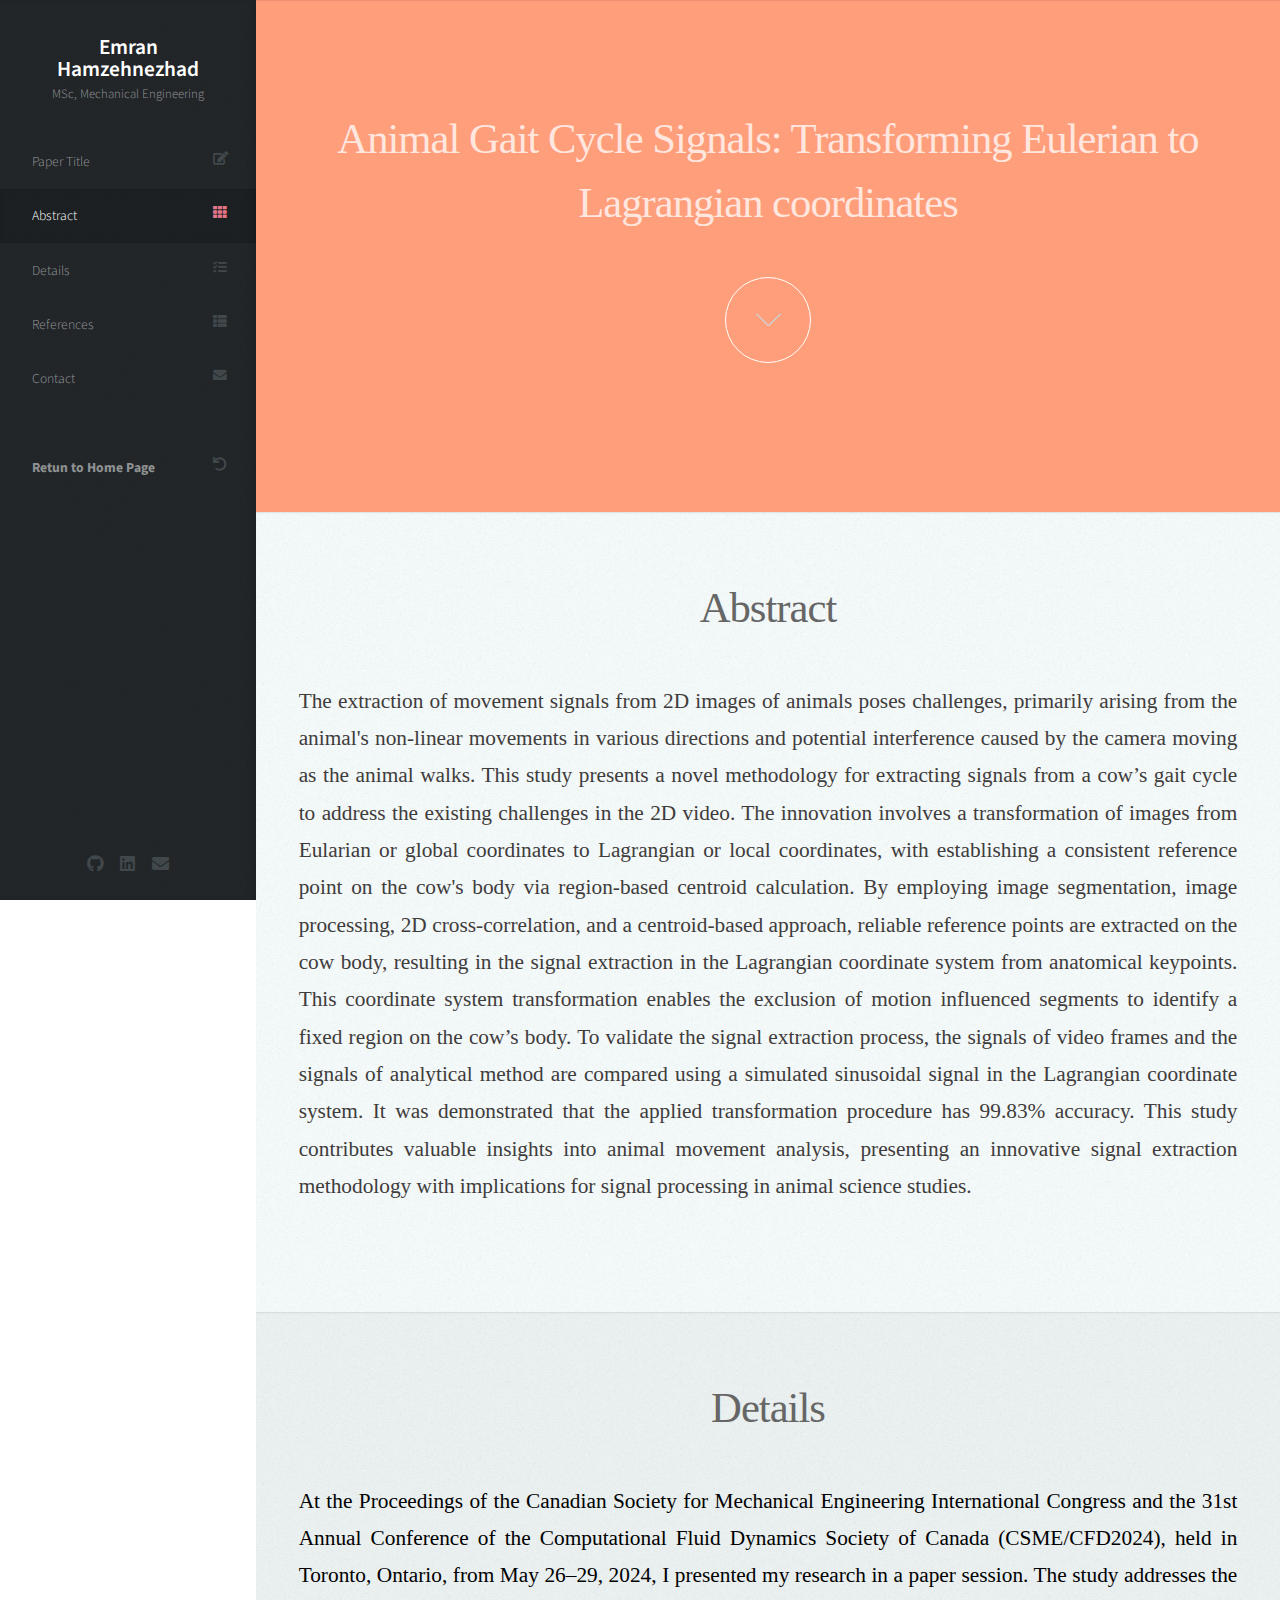
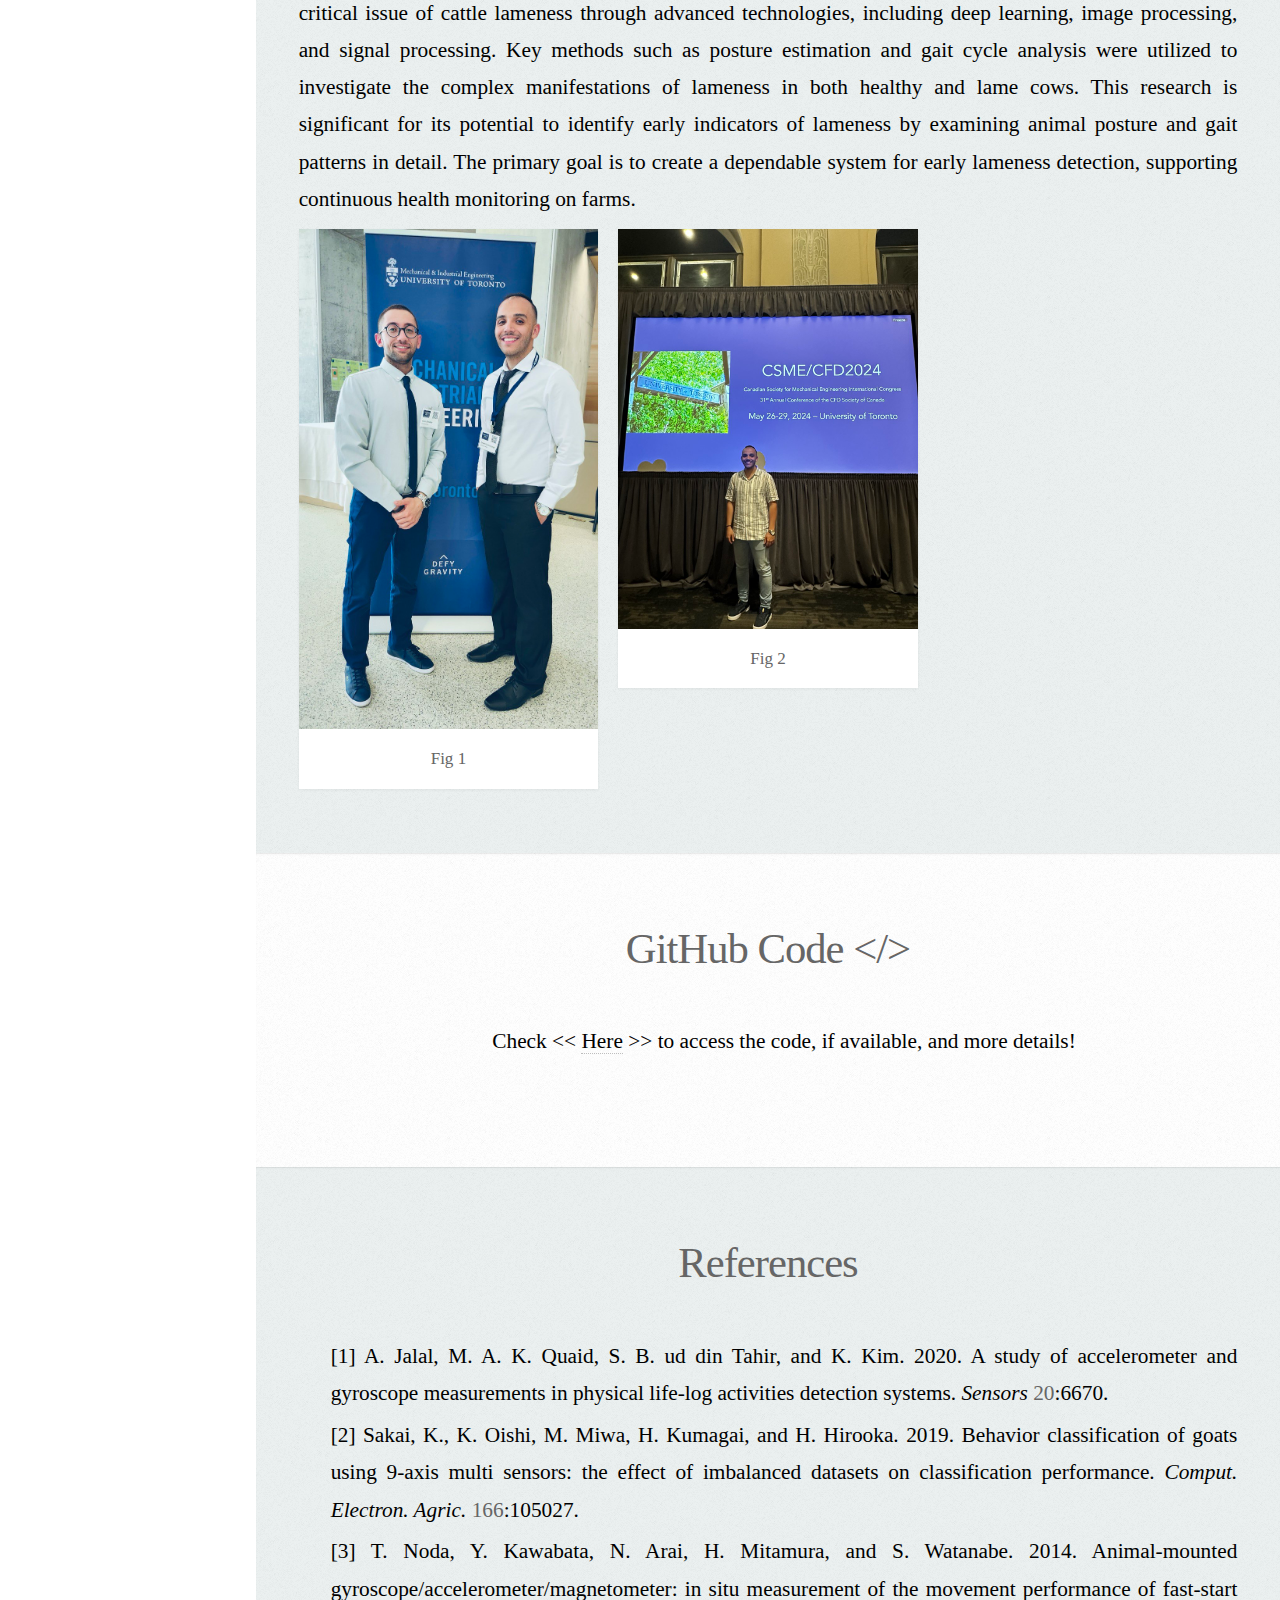
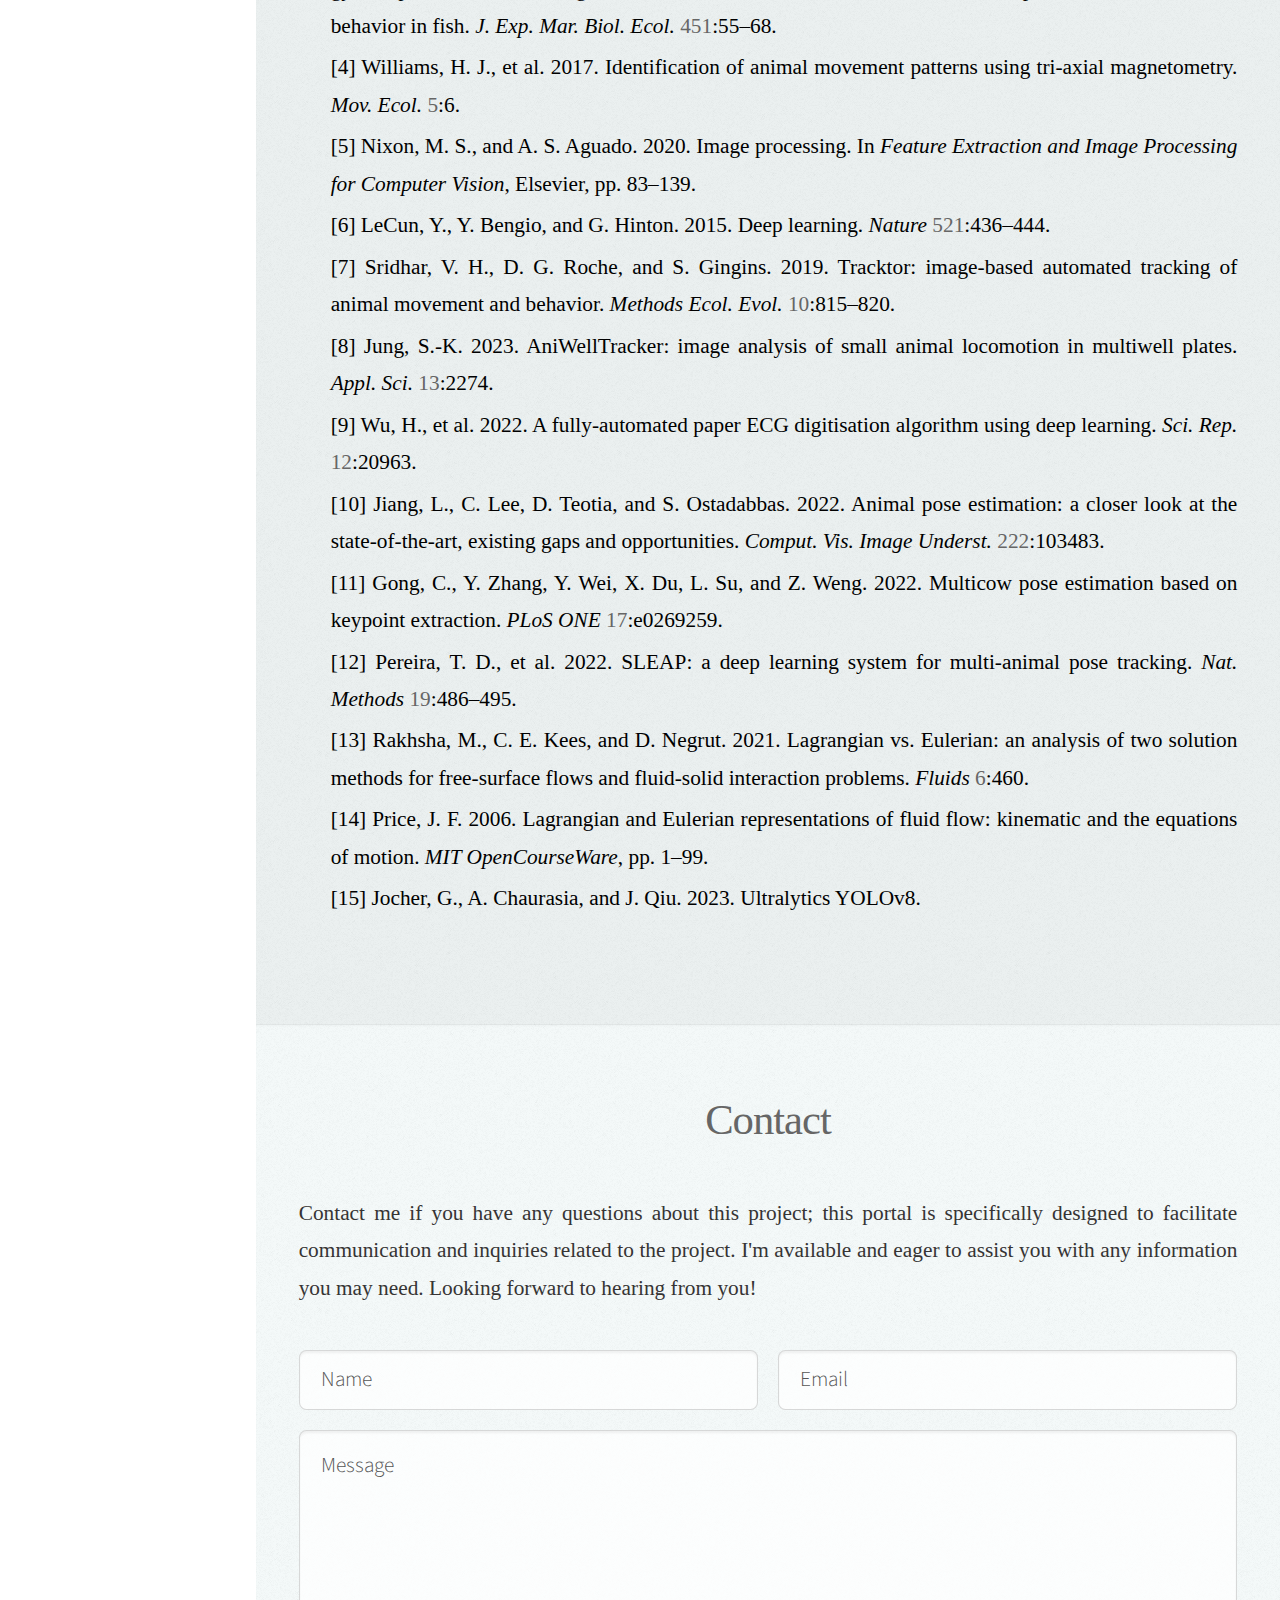
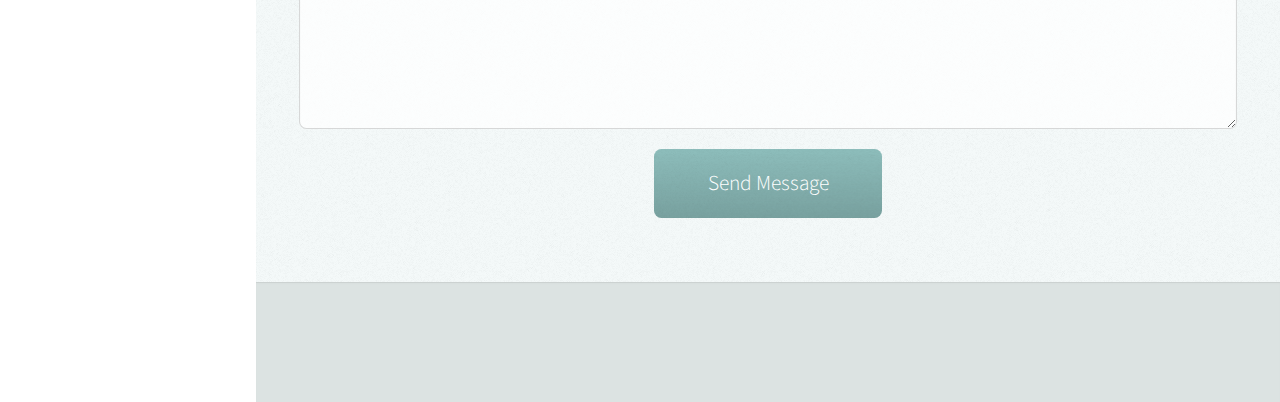
<file: index15.html>
<!DOCTYPE HTML>
<!--
-->
<html>
	<head>
		<title>CSME</title>
		<meta charset="utf-8" />
		<meta name="viewport" content="width=device-width, initial-scale=1, user-scalable=no" />
		<link rel="stylesheet" href="assets15/css/main.css" />
		<link rel="shortcut icon" type="image/png" href="images15/EH3_fabicon.png" >

	</head>
	<body class="is-preload">

		<style>
            /* Your existing styles */
            #logo {
                text-align: center; /* Left align the content within #logo */
            }
            #nav {
                text-align: left; /* Left align the content within #logo */
            }
			#nav ul li:last-child a span {
   			 font-weight: bold;
			}
            /* Add any other styles as needed */
            /* Your existing styles */
            /* Add any other styles as needed */
        </style>
		<!-- Header -->
			<div id="header">

				<div class="top">

					<!-- Logo -->
						<div id="logo">
							<!-- <span class="image avatar48"><img src="images1/avatar.jpg" alt="" /></span>  -->
							<h1 id="title">Emran Hamzehnezhad</h1>
							<p> MSc, Mechanical Engineering</p>
						</div>

					<!-- Nav -->
						<nav id="nav">
							<ul>
								<li><a href="#top" id="top-link"><span class="icon solid fa-edit">Paper Title</span></a></li>
								<li><a href="#Abstract" id="Abstract-link"><span class="icon solid fa-th">Abstract</span></a></li>
								<!-- <li><a href="#GitHub_Code" id="github-link"><span class="icon solid fa-code">GitHub Code</span></a></li> -->
								<li><a href="#Details" id="about-link"><span class="icon solid fa-tasks">Details</span></a></li>
								<li><a href="#References" id="contact-link"><span class="icon solid fa-th-list">References</span></a></li>
								<li><a href="#contact" id="contact-link"><span class="icon solid fa-envelope">Contact</span></a></li>
								<li><a href="" id=""><span class=""></span></a></li>
								<li><a href="" id=""><span class=""></span></a></li>
								<li><a href="index.html"><span class="icon solid fa-undo">Retun to Home Page</span></a></li>

							</ul>
						</nav>

				</div>

				<div class="bottom">

					<!-- Social Icons -->
						<ul class="icons">
							<li><a href="https://github.com/EmranHn" class="icon brands fa-github"><span class="label">Github</span></a></li>
							<li><a href="https://www.linkedin.com/in/emran-hamzehnezhad-48a727a6/" class="icon brands fa-linkedin"><span class="label">LinkedIn</span></a></li>
							<!--<li><a href="#" class="icon brands fa-facebook-f"><span class="label">Facebook</span></a></li>-->
							<!--<li><a href="#" class="icon brands fa-dribbble"><span class="label">Dribbble</span></a></li>-->
							<li><a href="mailto:seyedemr@ualberta.ca" class="icon solid fa-envelope"><span class="label">Email</span></a></li>
						</ul>

				</div>

			</div>

			<style>
				/* Add a style block to embed your CSS styles */
				#main header {
					font-family: 'Times New Roman', serif;
					/* Specify 'Times New Roman' as the font for the header */
				}
			
				footer a.button {
					font-family: 'Times New Roman', serif;
					/* Specify 'Times New Roman' as the font for the button in the footer */
				}
						/* Add a style block to embed your CSS styles */
					
				#Abstract p {
					font-family: 'Times New Roman', serif;
					color: rgb(63, 60, 60); /* Set the text color to black */
					/* Specify 'Times New Roman' as the font for the header in the #Abstract section */			
					text-align: justify; /* Add text justification */
				
				}

				
					</style>
		<!-- Main -->
			<div id="main">

				<!-- Project Title -->
					<section id="top" class="one dark cover">
						<div class="container">

							<header>
								<h2 class="alt"> Animal Gait Cycle Signals: 
									Transforming Eulerian to Lagrangian coordinates 
							</header>

							<footer>
								<a href="#Abstract" class="more"></a>
					
							</footer>

						</div>
					</section>



				<!-- Abstract -->
					<section id="Abstract" class="two">
						<div class="container">

							<header>
								<h2>Abstract</h2>
							</header>
							<p>The extraction of movement signals from 2D 
								images of animals poses challenges, primarily arising from the 
								animal's non-linear movements in various directions and 
								potential interference caused by the camera moving as the 
								animal walks. This study presents a novel methodology for 
								extracting signals from a cow’s gait cycle to address the existing 
								challenges in the 2D video. The innovation involves a 
								transformation of images from Eularian or global coordinates to 
								Lagrangian or local coordinates, with establishing a consistent 
								reference point on the cow's body via region-based centroid 
								calculation. By employing image segmentation, image 
								processing, 2D cross-correlation, and a centroid-based 
								approach, reliable reference points are extracted on the cow 
								body, resulting in the signal extraction in the Lagrangian 
								coordinate system from anatomical keypoints. This coordinate 
								system transformation enables the exclusion of motion
								influenced segments to identify a fixed region on the cow’s 
								body. To validate the signal extraction process, the signals of 
								video frames and the signals of analytical method are compared 
								using a simulated sinusoidal signal in the Lagrangian coordinate 
								system. It was demonstrated that the applied transformation 
								procedure has 99.83% accuracy. This study contributes 
								valuable insights into animal movement analysis, presenting an 
								innovative signal extraction methodology with implications for 
								signal processing in animal science studies.</p>


						</div>
					</section>

					<style>
						#Details ul {
							font-family: 'Times New Roman', Times, serif;
							color: black;
						}
						#contact p {
							font-family: 'Times New Roman', Times, serif;
							color: rgb(54, 52, 52);
							text-align: justify; /* Add text justification */
						}
				
						#Details p {
							font-family: 'Times New Roman', Times, serif;
							color: black;
							list-style: disc; /* Use a disc bullet point; adjust as needed */
							margin-bottom: 0.5em; /* Adjust as needed */
							text-align: justify; /* Add text justification */
						}
						#Details ul {
           				list-style: disc; /* Use a disc bullet point; adjust as needed */
          				margin-bottom: 0.5em; /* Adjust as needed */
       					 }

      					#Details li {
       				    margin-bottom: 0.2em; /* Adjust as needed */
        				}

						#References ol {
							font-family: 'Times New Roman', Times, serif;
							color: black;
							list-style: none; /* Remove the bullet points for ordered list */

						}
						#contact p {
							font-family: 'Times New Roman', Times, serif;
							color: rgb(54, 52, 52);
						}
				
						#References p {
							list-style: none; /* Use a disc bullet point; adjust as needed */
							margin-bottom: 0.5em; /* Adjust as needed */
							text-align: justify; /* Add text justification */
						}
						#References ul {
           				list-style: disc; /* Use a disc bullet point; adjust as needed */
          				margin-bottom: 0.5em; /* Adjust as needed */
						text-align: left; /* Add text justification */
       					}

      					#References li {
       				    margin-bottom: 0.2em; /* Adjust as needed */
						text-align: justify; /* Add text justification */
        				}
						#GitHub_Code ol {
							font-family: 'Times New Roman', Times, serif;
							color: black;
							list-style: none; /* Remove the bullet points for ordered list */
							text-align: center; /* Center align the text within the ordered list */

						}
						#GitHub_Code p {
							list-style: none; /* Use a disc bullet point; adjust as needed */
							margin-bottom: 0.5em; /* Adjust as needed */
							text-align: center; /* Add text justification */
						}
						#GitHub_Code ul {
           				list-style: disc; /* Use a disc bullet point; adjust as needed */
          				margin-bottom: 0.5em; /* Adjust as needed */
						text-align: center; /* Add text justification */
       					}

      					#GitHub_Code li {
       				    margin-bottom: 0.2em; /* Adjust as needed */
						text-align: center; /* Add text justification */
        				}
					</style>
					
				
				<!-- Details  -->
				<section id="Details" class="three">
					<div class="container">

						<header>
							<h2>Details</h2>
						</header>
						<p> At the Proceedings of the Canadian Society for Mechanical Engineering International Congress and the 31st Annual Conference of the 
							Computational Fluid Dynamics Society of Canada (CSME/CFD2024), held in Toronto, Ontario, from May 26–29, 2024, I presented my research
							in a paper session. The study addresses the critical issue of cattle lameness through advanced technologies, including deep learning, 
							image processing, and signal processing. Key methods such as posture estimation and gait cycle analysis were utilized to investigate
							the complex manifestations of lameness in both healthy and lame cows. This research is significant for its potential to identify early
							indicators of lameness by examining animal posture and gait patterns in detail. The primary goal is to create a dependable system for 
							early lameness detection, supporting continuous health monitoring on farms. </p>
							
						<p></p>

						<div class="row">
							<div class="col-4 col-12-mobile">
								<article class="item">
									<a href="#" class="image fit"><img src="images15/pic02.jpg" alt="" /></a>
									<header>
										<h3>Fig 1</h3>
									</header>
								</article>
							</div>

							<div class="col-4 col-12-mobile">
								<article class="item">
									<a href="#" class="image fit"><img src="images15/pic04.jpg" alt="" /></a>
									<header>
										<h3>Fig 2</h3>
									</header>
								</article>
							</div>
						</div>

					</div>
				</section>

					<!-- GitHub Code -->
					<section id="GitHub_Code" class="five">
						<div class="container">

							<header>
								<h2>GitHub Code &lt;/&gt;</h2>
							</header>
							<ol>
								<li>     Check << <a href="https://github.com/EmranHn"> Here</a> >> to access the code, if available, and more details!</li>
							</ol>

						</div>
					</section>

					</section>

					<!-- References -->
					<section id="References" class="three">
						<div class="container">

							<header>
								<h2>References</h2>
							</header>
							<ol>
								<li>[1] A. Jalal, M. A. K. Quaid, S. B. ud din Tahir, and K. Kim. 2020. A study of accelerometer and gyroscope measurements in physical life-log activities detection systems. <i>Sensors</i> <b>20</b>:6670.</li>
								<li>[2] Sakai, K., K. Oishi, M. Miwa, H. Kumagai, and H. Hirooka. 2019. Behavior classification of goats using 9-axis multi sensors: the effect of imbalanced datasets on classification performance. <i>Comput. Electron. Agric.</i> <b>166</b>:105027.</li>
								<li>[3] T. Noda, Y. Kawabata, N. Arai, H. Mitamura, and S. Watanabe. 2014. Animal-mounted gyroscope/accelerometer/magnetometer: in situ measurement of the movement performance of fast-start behavior in fish. <i>J. Exp. Mar. Biol. Ecol.</i> <b>451</b>:55–68.</li>
								<li>[4] Williams, H. J., et al. 2017. Identification of animal movement patterns using tri-axial magnetometry. <i>Mov. Ecol.</i> <b>5</b>:6.</li>
								<li>[5] Nixon, M. S., and A. S. Aguado. 2020. Image processing. In <i>Feature Extraction and Image Processing for Computer Vision</i>, Elsevier, pp. 83–139.</li>
								<li>[6] LeCun, Y., Y. Bengio, and G. Hinton. 2015. Deep learning. <i>Nature</i> <b>521</b>:436–444.</li>
								<li>[7] Sridhar, V. H., D. G. Roche, and S. Gingins. 2019. Tracktor: image-based automated tracking of animal movement and behavior. <i>Methods Ecol. Evol.</i> <b>10</b>:815–820.</li>
								<li>[8] Jung, S.-K. 2023. AniWellTracker: image analysis of small animal locomotion in multiwell plates. <i>Appl. Sci.</i> <b>13</b>:2274.</li>
								<li>[9] Wu, H., et al. 2022. A fully-automated paper ECG digitisation algorithm using deep learning. <i>Sci. Rep.</i> <b>12</b>:20963.</li>
								<li>[10] Jiang, L., C. Lee, D. Teotia, and S. Ostadabbas. 2022. Animal pose estimation: a closer look at the state-of-the-art, existing gaps and opportunities. <i>Comput. Vis. Image Underst.</i> <b>222</b>:103483.</li>
								<li>[11] Gong, C., Y. Zhang, Y. Wei, X. Du, L. Su, and Z. Weng. 2022. Multicow pose estimation based on keypoint extraction. <i>PLoS ONE</i> <b>17</b>:e0269259.</li>
								<li>[12] Pereira, T. D., et al. 2022. SLEAP: a deep learning system for multi-animal pose tracking. <i>Nat. Methods</i> <b>19</b>:486–495.</li>
								<li>[13] Rakhsha, M., C. E. Kees, and D. Negrut. 2021. Lagrangian vs. Eulerian: an analysis of two solution methods for free-surface flows and fluid-solid interaction problems. <i>Fluids</i> <b>6</b>:460.</li>
								<li>[14] Price, J. F. 2006. Lagrangian and Eulerian representations of fluid flow: kinematic and the equations of motion. <i>MIT OpenCourseWare</i>, pp. 1–99.</li>
								<li>[15] Jocher, G., A. Chaurasia, and J. Qiu. 2023. Ultralytics YOLOv8.</li>
							  </ol>							  
						</div>
					</section>

<!-- Contact -->
	<section id="contact" class="two">
    <div class="container">
        <header>
            <h2>Contact</h2>
        </header>
        <p>Contact me if you have any questions about this project; this portal is specifically designed to
            facilitate communication and inquiries related to the project. I'm available and eager to assist
            you with any information you may need. Looking forward to hearing from you!</p>

        <!-- Formspree Contact Form -->
        <form action="https://formspree.io/f/xovqwned" method="POST">
            <div class="row">
                <div class="col-6 col-12-mobile"><input type="text" name="name" placeholder="Name" /></div>
                <div class="col-6 col-12-mobile"><input type="text" name="email" placeholder="Email" /></div>
                <div class="col-12">
                    <textarea name="message" placeholder="Message"></textarea>
                </div>
                <div class="col-12">
                    <input type="submit" value="Send Message" />
                </div>
            </div>
        </form>

    </div>
</section>


			</div>

		<!-- Footer -->
			<div id="footer">

				<!-- Copyright
					<ul class="copyright">
						<li>&copy; Untitled. All rights reserved.</li><li>Design: <a href="http://html5up.net">HTML5 UP</a></li>
					</ul>  -->

			</div>

		<!-- Scripts -->
			<script src="assets15/js/jquery.min.js"></script>
			<script src="assets15/js/jquery.scrolly.min.js"></script>
			<script src="assets15/js/jquery.scrollex.min.js"></script>
			<script src="assets15/js/browser.min.js"></script>
			<script src="assets15/js/breakpoints.min.js"></script>
			<script src="assets15/js/util.js"></script>
			<script src="assets15/js/main.js"></script>

	</body>
</html>
</file>
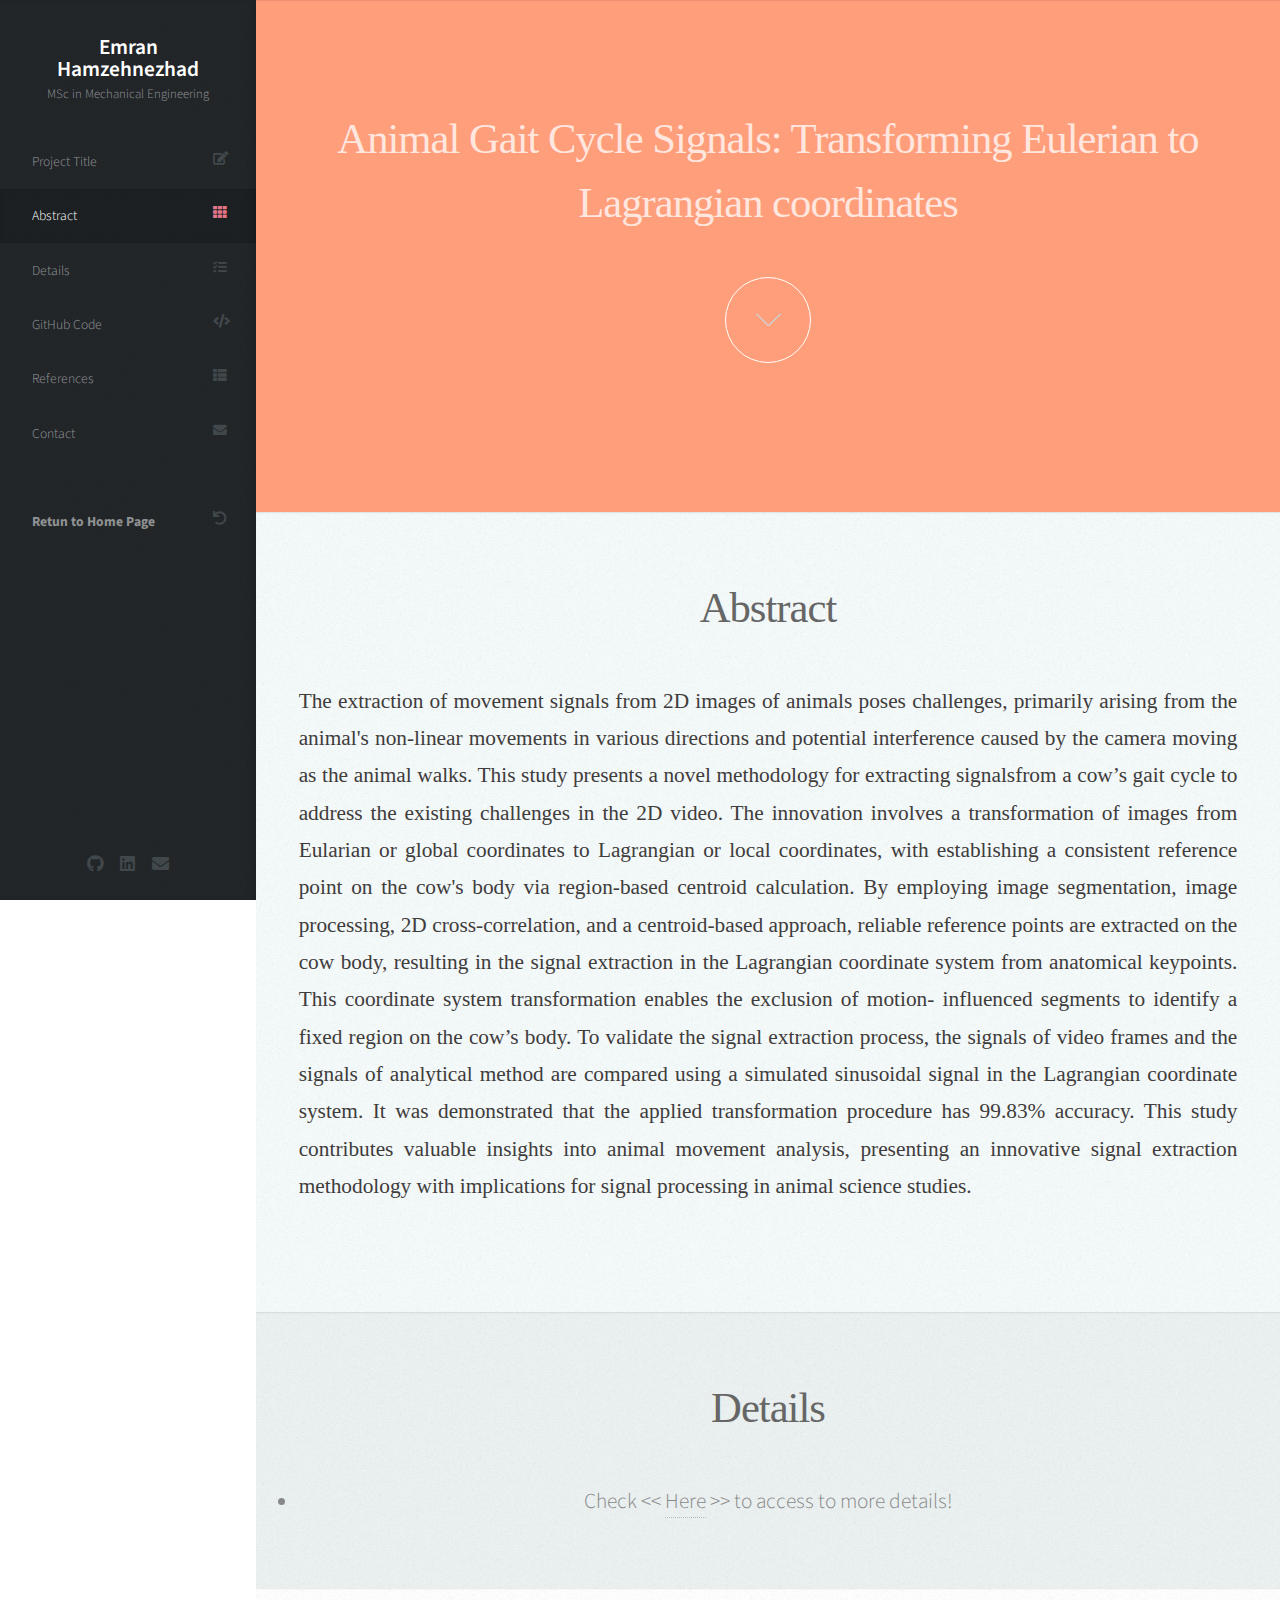
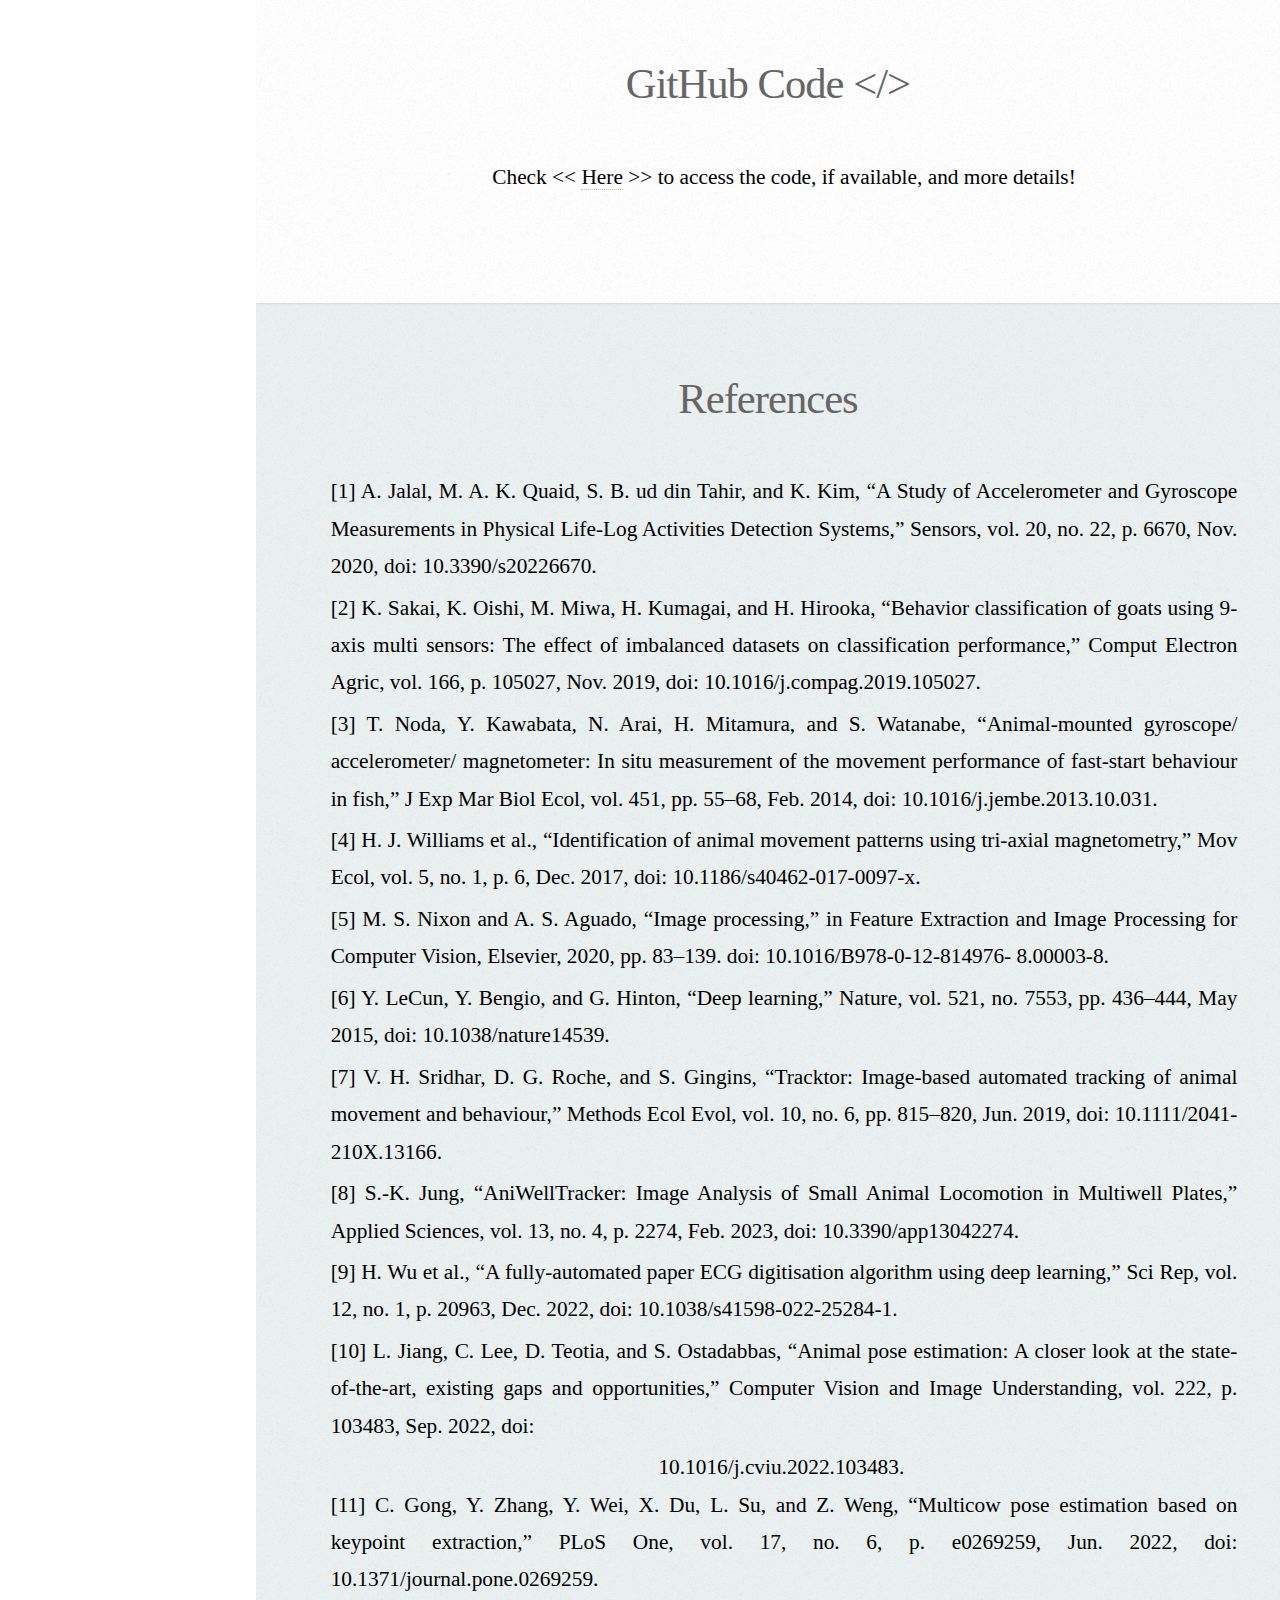
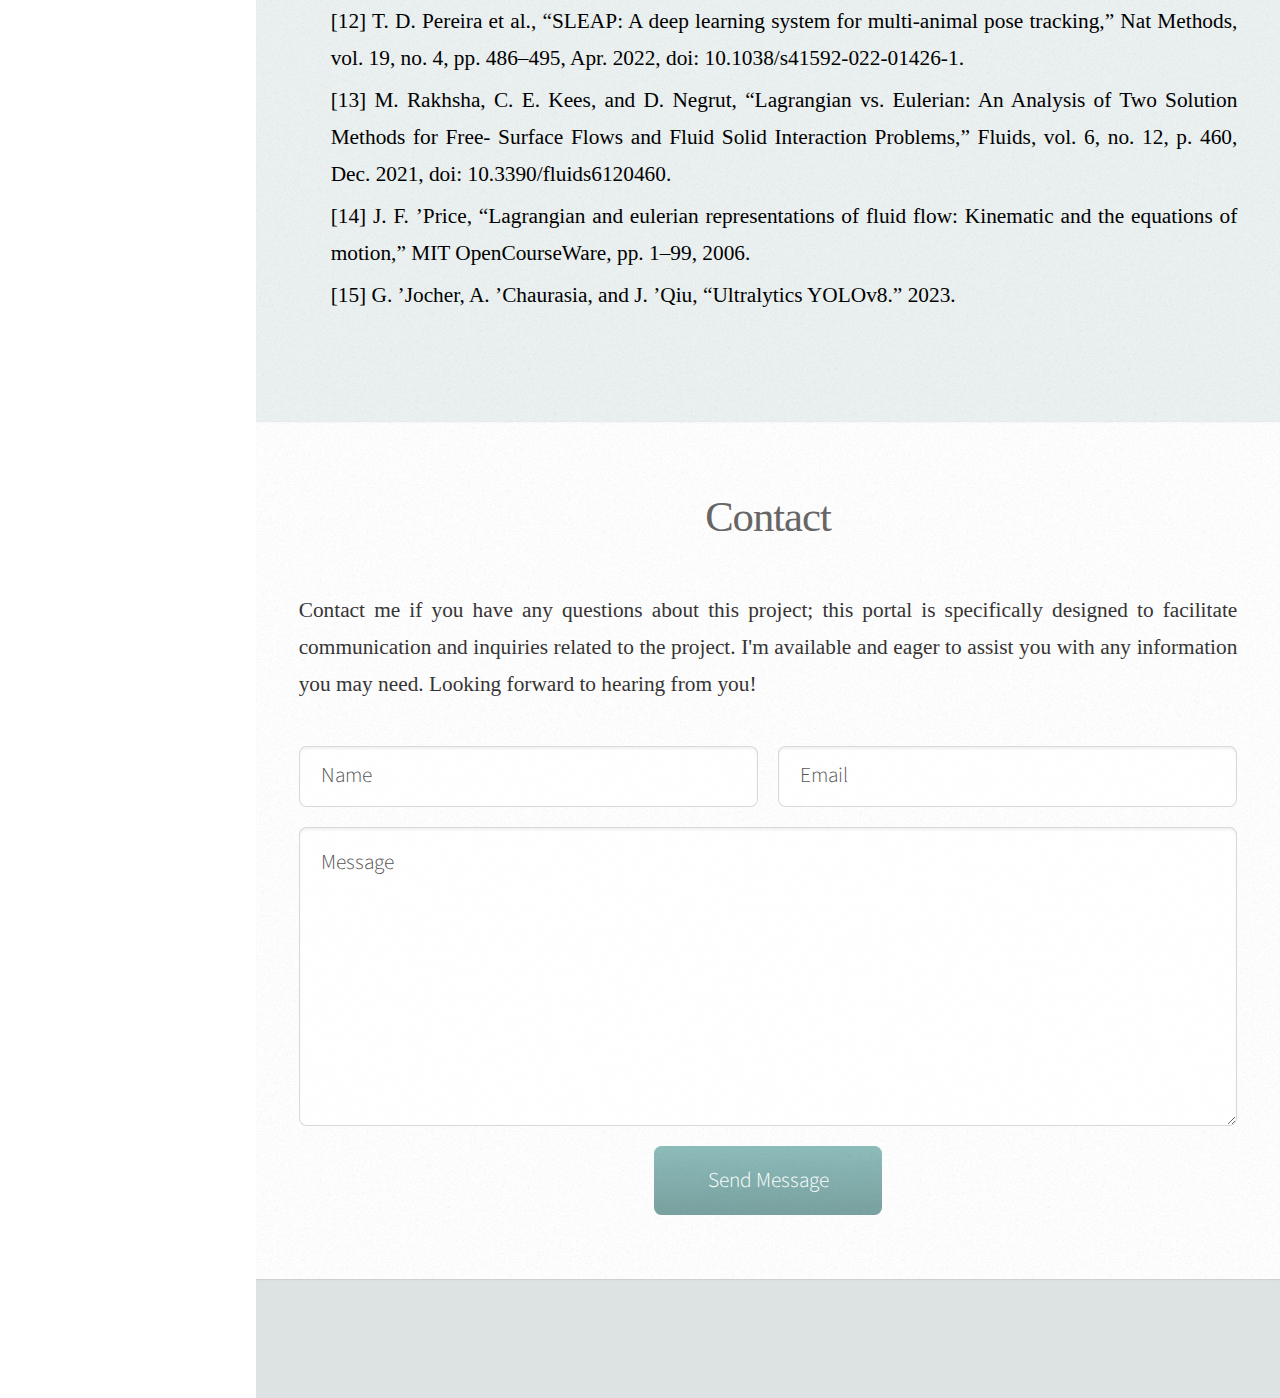
<file: index2.html>
<!DOCTYPE HTML>
<!--
-->
<html>
	<head>
		<title>Image Processing and Signal Processing</title>
		<meta charset="utf-8" />
		<meta name="viewport" content="width=device-width, initial-scale=1, user-scalable=no" />
		<link rel="stylesheet" href="assets2/css/main.css" />
		<link rel="shortcut icon" type="image/png" href="images2/EH3_fabicon.png" >

	</head>
	<body class="is-preload">

		<style>
            /* Your existing styles */
            #logo {
                text-align: center; /* Left align the content within #logo */
            }
            #nav {
                text-align: left; /* Left align the content within #logo */
            }
			#nav ul li:last-child a span {
   			 font-weight: bold;
			}
            /* Add any other styles as needed */
            /* Your existing styles */
            /* Add any other styles as needed */
        </style>
		<!-- Header -->
			<div id="header">

				<div class="top">

					<!-- Logo -->
						<div id="logo">
							<!-- <span class="image avatar48"><img src="images2/avatar.jpg" alt="" /></span>  -->
							<h1 id="title">Emran Hamzehnezhad</h1>
							<p> MSc in Mechanical Engineering</p>
						</div>

					<!-- Nav -->
						<nav id="nav">
							<ul>
								<li><a href="#top" id="top-link"><span class="icon solid fa-edit">Project Title</span></a></li>
								<li><a href="#Abstract" id="Abstract-link"><span class="icon solid fa-th">Abstract</span></a></li>
								<li><a href="#Details" id="about-link"><span class="icon solid fa-tasks">Details</span></a></li>
								<li><a href="#GitHub_Code" id="github-link"><span class="icon solid fa-code">GitHub Code</span></a></li>
								<li><a href="#References" id="contact-link"><span class="icon solid fa-th-list">References</span></a></li>
								<li><a href="#contact" id="contact-link"><span class="icon solid fa-envelope">Contact</span></a></li>
								<li><a href="" id=""><span class=""></span></a></li>
								<li><a href="" id=""><span class=""></span></a></li>
								<li><a href="index.html"><span class="icon solid fa-undo">Retun to Home Page</span></a></li>

							</ul>
						</nav>

				</div>

				<div class="bottom">

					<!-- Social Icons -->
						<ul class="icons">
							<li><a href="https://github.com/EmranHn" class="icon brands fa-github"><span class="label">Github</span></a></li>
							<li><a href="https://www.linkedin.com/in/emran-hamzehnezhad-48a727a6/" class="icon brands fa-linkedin"><span class="label">LinkedIn</span></a></li>
							<!--<li><a href="#" class="icon brands fa-facebook-f"><span class="label">Facebook</span></a></li>-->
							<!--<li><a href="#" class="icon brands fa-dribbble"><span class="label">Dribbble</span></a></li>-->
							<li><a href="mailto:seyedemr@ualberta.ca" class="icon solid fa-envelope"><span class="label">Email</span></a></li>
						</ul>

				</div>

			</div>

			<style>
				/* Add a style block to embed your CSS styles */
				#main header {
					font-family: 'Times New Roman', serif;
					/* Specify 'Times New Roman' as the font for the header */
				}
			
				footer a.button {
					font-family: 'Times New Roman', serif;
					/* Specify 'Times New Roman' as the font for the button in the footer */
				}
						/* Add a style block to embed your CSS styles */
					
				#Abstract p {
					font-family: 'Times New Roman', serif;
					color: rgb(63, 60, 60); /* Set the text color to black */
					/* Specify 'Times New Roman' as the font for the header in the #Abstract section */			
					text-align: justify; /* Add text justification */
				
				}

				
					</style>
		<!-- Main -->
			<div id="main">

				<!-- Project Title -->
					<section id="top" class="one dark cover">
						<div class="container">

							<header>
								<h2 class="alt">Animal Gait Cycle Signals: Transforming Eulerian to Lagrangian coordinates
							</header>

							<footer>
								<a href="#Abstract" class="more"></a>
					
							</footer>

						</div>
					</section>



				<!-- Abstract -->
					<section id="Abstract" class="two">
						<div class="container">

							<header>
								<h2>Abstract</h2>
							</header>
							<p> The extraction of movement signals from 2D
								images of animals poses challenges, primarily arising from the
								animal's non-linear movements in various directions and
								potential interference caused by the camera moving as the
								animal walks. This study presents a novel methodology for
								extracting signalsfrom a cow’s gait cycle to address the existing
								challenges in the 2D video. The innovation involves a
								transformation of images from Eularian or global coordinates to
								Lagrangian or local coordinates, with establishing a consistent
								reference point on the cow's body via region-based centroid
								calculation. By employing image segmentation, image
								processing, 2D cross-correlation, and a centroid-based
								approach, reliable reference points are extracted on the cow
								body, resulting in the signal extraction in the Lagrangian
								coordinate system from anatomical keypoints. This coordinate
								
								system transformation enables the exclusion of motion-
								influenced segments to identify a fixed region on the cow’s
								
								body. To validate the signal extraction process, the signals of
								video frames and the signals of analytical method are compared
								using a simulated sinusoidal signal in the Lagrangian coordinate
								system. It was demonstrated that the applied transformation
								procedure has 99.83% accuracy. This study contributes
								valuable insights into animal movement analysis, presenting an
								innovative signal extraction methodology with implications for
								signal processing in animal science studies.</p>


						</div>
					</section>

					<style>
						#Details ul {
							font-family: 'Times New Roman', Times, serif;
							color: black;
						}
						#contact p {
							font-family: 'Times New Roman', Times, serif;
							color: rgb(54, 52, 52);
							text-align: justify; /* Add text justification */
						}
				
						#Details p {
							font-family: 'Times New Roman', Times, serif;
							color: black;
							list-style: disc; /* Use a disc bullet point; adjust as needed */
							margin-bottom: 0.5em; /* Adjust as needed */
							text-align: justify; /* Add text justification */
						}
						#Details ul {
           				list-style: disc; /* Use a disc bullet point; adjust as needed */
          				margin-bottom: 0.5em; /* Adjust as needed */
       					 }

      					#Details li {
       				    margin-bottom: 0.2em; /* Adjust as needed */
        				}

						#References ol {
							font-family: 'Times New Roman', Times, serif;
							color: black;
							list-style: none; /* Remove the bullet points for ordered list */

						}
						#contact p {
							font-family: 'Times New Roman', Times, serif;
							color: rgb(54, 52, 52);
						}
				
						#References p {
							list-style: none; /* Use a disc bullet point; adjust as needed */
							margin-bottom: 0.5em; /* Adjust as needed */
							text-align: justify; /* Add text justification */
						}
						#References ul {
           				list-style: disc; /* Use a disc bullet point; adjust as needed */
          				margin-bottom: 0.5em; /* Adjust as needed */
						text-align: left; /* Add text justification */
       					}

      					#References li {
       				    margin-bottom: 0.2em; /* Adjust as needed */
						text-align: justify; /* Add text justification */
        				}
						#GitHub_Code ol {
							font-family: 'Times New Roman', Times, serif;
							color: black;
							list-style: none; /* Remove the bullet points for ordered list */
							text-align: center; /* Center align the text within the ordered list */

						}
						#GitHub_Code p {
							list-style: none; /* Use a disc bullet point; adjust as needed */
							margin-bottom: 0.5em; /* Adjust as needed */
							text-align: center; /* Add text justification */
						}
						#GitHub_Code ul {
           				list-style: disc; /* Use a disc bullet point; adjust as needed */
          				margin-bottom: 0.5em; /* Adjust as needed */
						text-align: center; /* Add text justification */
       					}

      					#GitHub_Code li {
       				    margin-bottom: 0.2em; /* Adjust as needed */
						text-align: center; /* Add text justification */
        				}
					</style>
					
				
				<!-- Details  -->
				<section id="Details" class="three">
					<div class="container">

						<header>
							<h2>Details</h2>
						</header>
						<li>     Check << <a href="https://github.com/EmranHn/AI-in-Optimization"> Here</a> >> to access to more details!</li>


						
					</div>
				</section>

					<!-- GitHub Code -->
					<section id="GitHub_Code" class="five">
						<div class="container">

							<header>
								<h2>GitHub Code &lt;/&gt; </h2>
							</header>
							<ol>
								<li>     Check << <a href="https://github.com/EmranHn/AI-in-Optimization"> Here</a> >> to access the code, if available, and more details!</li>
							</ol>

						</div>
					</section>	
					</section>

					<!-- References -->
					<section id="References" class="three">
						<div class="container">

							<header>
								<h2>References</h2>
							</header>
							<ol>
								<li>[1] A. Jalal, M. A. K. Quaid, S. B. ud din Tahir, and K. Kim,
								“A Study of Accelerometer and Gyroscope Measurements in
								Physical Life-Log Activities Detection Systems,” Sensors, vol.
								20, no. 22, p. 6670, Nov. 2020, doi: 10.3390/s20226670. </li>
								<li>[2] K. Sakai, K. Oishi, M. Miwa, H. Kumagai, and H. Hirooka,
									“Behavior classification of goats using 9-axis multi sensors:
									The effect of imbalanced datasets on classification
									performance,” Comput Electron Agric, vol. 166, p. 105027,
									Nov. 2019, doi: 10.1016/j.compag.2019.105027.</li>
								<li>[3] T. Noda, Y. Kawabata, N. Arai, H. Mitamura, and S.
									Watanabe, “Animal-mounted gyroscope/ accelerometer/
									magnetometer: In situ measurement of the movement
									performance of fast-start behaviour in fish,” J Exp Mar Biol
									Ecol, vol. 451, pp. 55–68, Feb. 2014, doi:
									10.1016/j.jembe.2013.10.031.</li>
								<li>[4] H. J. Williams et al., “Identification of animal movement
									patterns using tri-axial magnetometry,” Mov Ecol, vol. 5, no. 1,
									p. 6, Dec. 2017, doi: 10.1186/s40462-017-0097-x.</li>
								
								<li>[5] M. S. Nixon and A. S. Aguado, “Image processing,” in
									Feature Extraction and Image Processing for Computer Vision,
									Elsevier, 2020, pp. 83–139. doi: 10.1016/B978-0-12-814976-
									8.00003-8.</li>
								<li>[6] Y. LeCun, Y. Bengio, and G. Hinton, “Deep learning,”
									Nature, vol. 521, no. 7553, pp. 436–444, May 2015, doi:
									10.1038/nature14539.</li>
								<li>[7] V. H. Sridhar, D. G. Roche, and S. Gingins, “Tracktor:
									Image‐based automated tracking of animal movement and
									behaviour,” Methods Ecol Evol, vol. 10, no. 6, pp. 815–820,
									Jun. 2019, doi: 10.1111/2041-210X.13166.</li>
								<li>[8] S.-K. Jung, “AniWellTracker: Image Analysis of Small
									Animal Locomotion in Multiwell Plates,” Applied Sciences,
									vol. 13, no. 4, p. 2274, Feb. 2023, doi: 10.3390/app13042274.</li>
								<li>[9] H. Wu et al., “A fully-automated paper ECG digitisation
									algorithm using deep learning,” Sci Rep, vol. 12, no. 1, p.
									20963, Dec. 2022, doi: 10.1038/s41598-022-25284-1.</li>
								<li>[10] L. Jiang, C. Lee, D. Teotia, and S. Ostadabbas, “Animal
									pose estimation: A closer look at the state-of-the-art, existing
									gaps and opportunities,” Computer Vision and Image
									Understanding, vol. 222, p. 103483, Sep. 2022, doi:</li>
								10.1016/j.cviu.2022.103483.
								<li>[11] C. Gong, Y. Zhang, Y. Wei, X. Du, L. Su, and Z. Weng,
									“Multicow pose estimation based on keypoint extraction,”
									PLoS One, vol. 17, no. 6, p. e0269259, Jun. 2022, doi:
									10.1371/journal.pone.0269259.</li>
								<li>[12] T. D. Pereira et al., “SLEAP: A deep learning system for
									multi-animal pose tracking,” Nat Methods, vol. 19, no. 4, pp.
									486–495, Apr. 2022, doi: 10.1038/s41592-022-01426-1.</li>
								<li>[13] M. Rakhsha, C. E. Kees, and D. Negrut, “Lagrangian vs.
									Eulerian: An Analysis of Two Solution Methods for Free-
									Surface Flows and Fluid Solid Interaction Problems,” Fluids,
									vol. 6, no. 12, p. 460, Dec. 2021, doi: 10.3390/fluids6120460.</li>
								<li>[14] J. F. ’Price, “Lagrangian and eulerian representations of
									fluid flow: Kinematic and the equations of motion,” MIT
									OpenCourseWare, pp. 1–99, 2006.</li>
								<li>[15] G. ’Jocher, A. ’Chaurasia, and J. ’Qiu, “Ultralytics
									YOLOv8.” 2023.</li>
							</ol>

						</div>
					</section>

<!-- Contact -->
	<section id="contact" class="twp">
    <div class="container">
        <header>
            <h2>Contact</h2>
        </header>
        <p>Contact me if you have any questions about this project; this portal is specifically designed to
            facilitate communication and inquiries related to the project. I'm available and eager to assist
            you with any information you may need. Looking forward to hearing from you!</p>

        <!-- Formspree Contact Form -->
        <form action="https://formspree.io/f/xkndwdky" method="POST">
            <div class="row">
                <div class="col-6 col-12-mobile"><input type="text" name="name" placeholder="Name" /></div>
                <div class="col-6 col-12-mobile"><input type="text" name="email" placeholder="Email" /></div>
                <div class="col-12">
                    <textarea name="message" placeholder="Message"></textarea>
                </div>
                <div class="col-12">
                    <input type="submit" value="Send Message" />
                </div>
            </div>
        </form>

    </div>
</section>


			</div>

		<!-- Footer -->
			<div id="footer">

				<!-- Copyright
					<ul class="copyright">
						<li>&copy; Untitled. All rights reserved.</li><li>Design: <a href="http://html5up.net">HTML5 UP</a></li>
					</ul>  -->

			</div>

		<!-- Scripts -->
			<script src="assets2/js/jquery.min.js"></script>
			<script src="assets2/js/jquery.scrolly.min.js"></script>
			<script src="assets2/js/jquery.scrollex.min.js"></script>
			<script src="assets2/js/browser.min.js"></script>
			<script src="assets2/js/breakpoints.min.js"></script>
			<script src="assets2/js/util.js"></script>
			<script src="assets2/js/main.js"></script>

	</body>
</html>
</file>
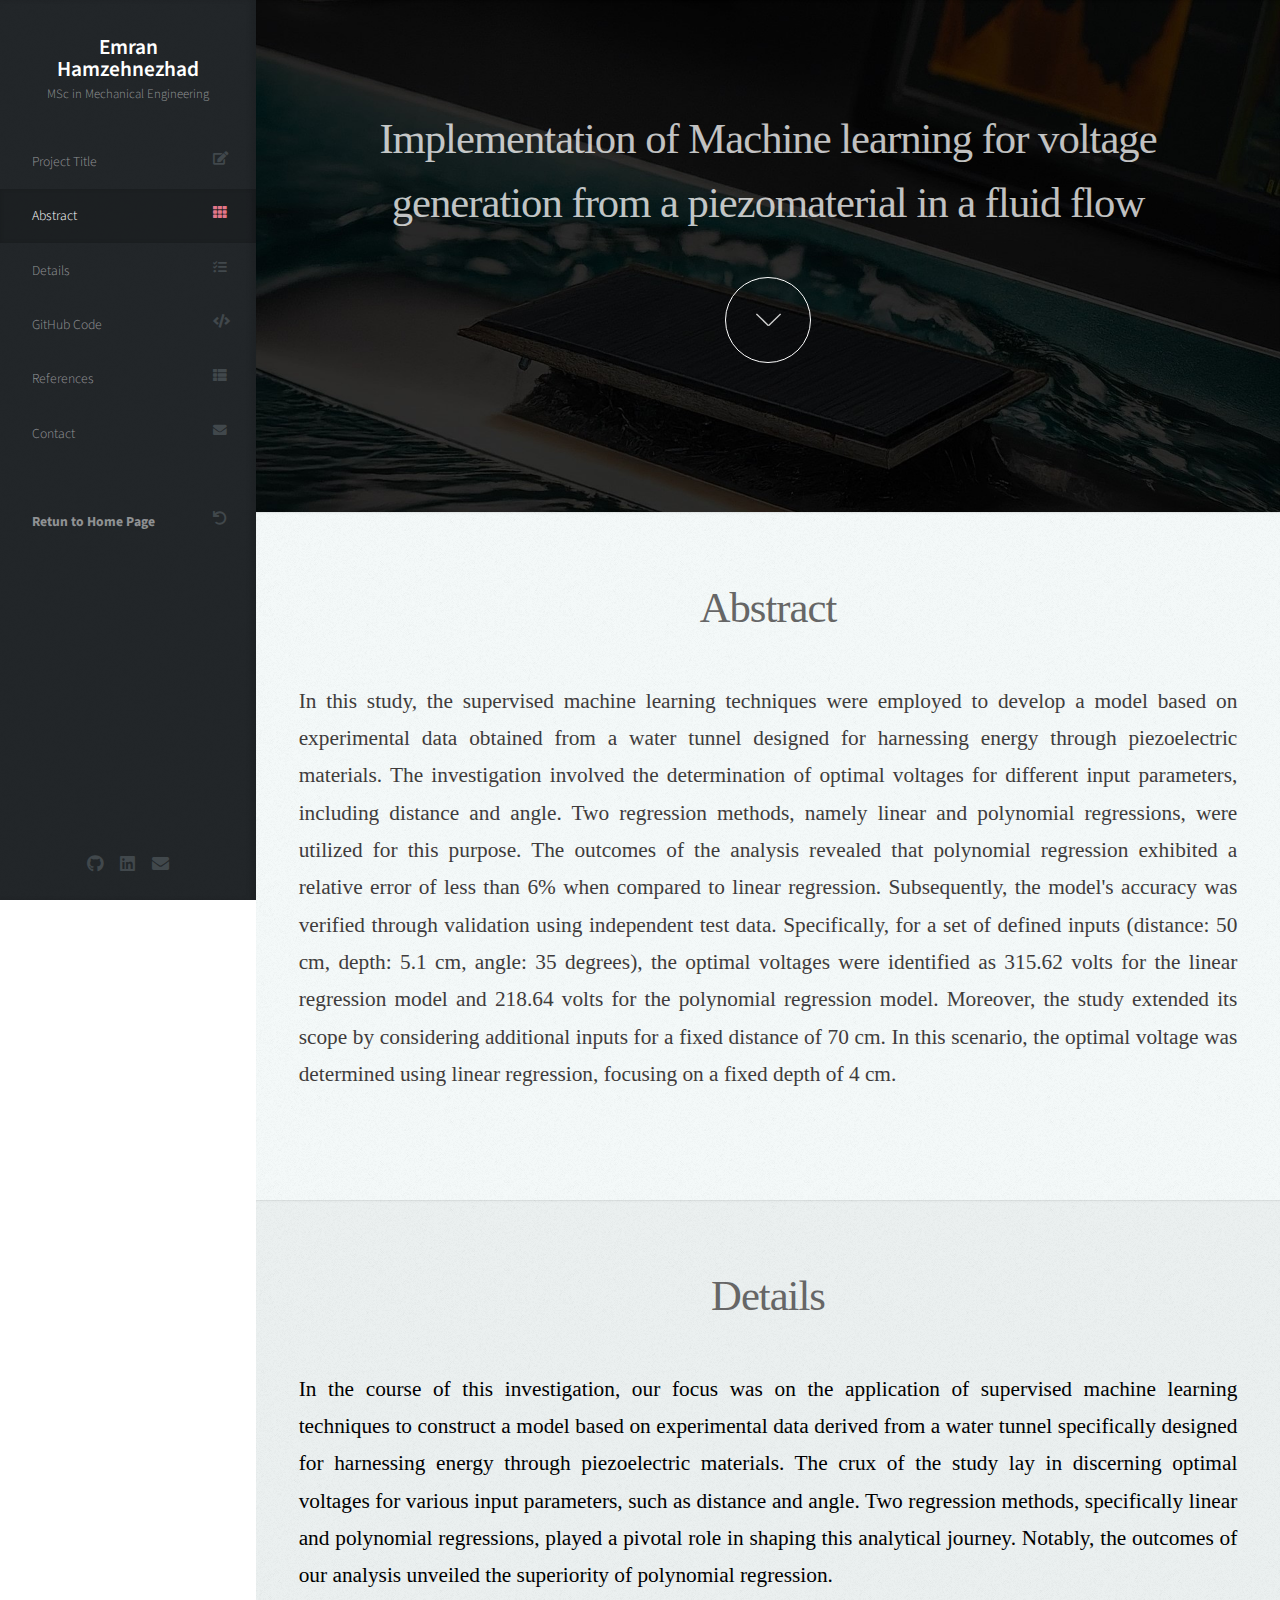
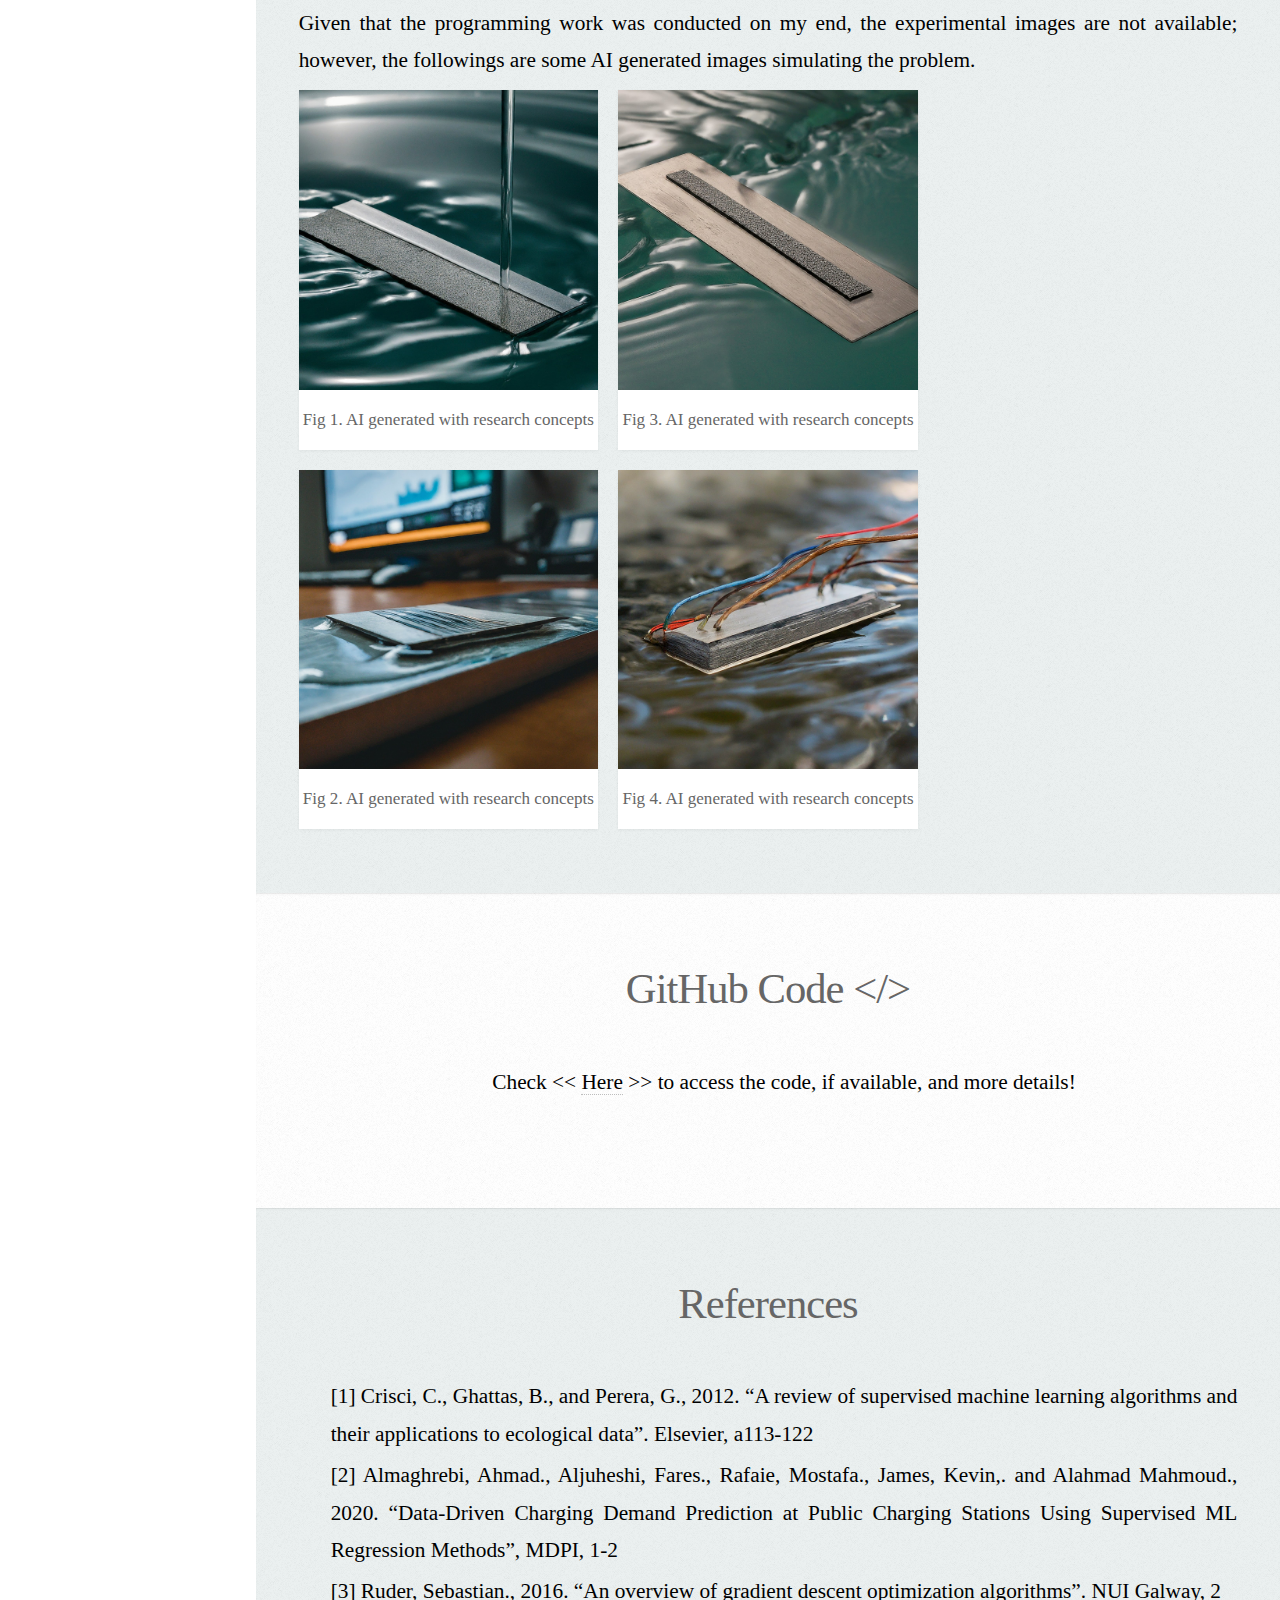
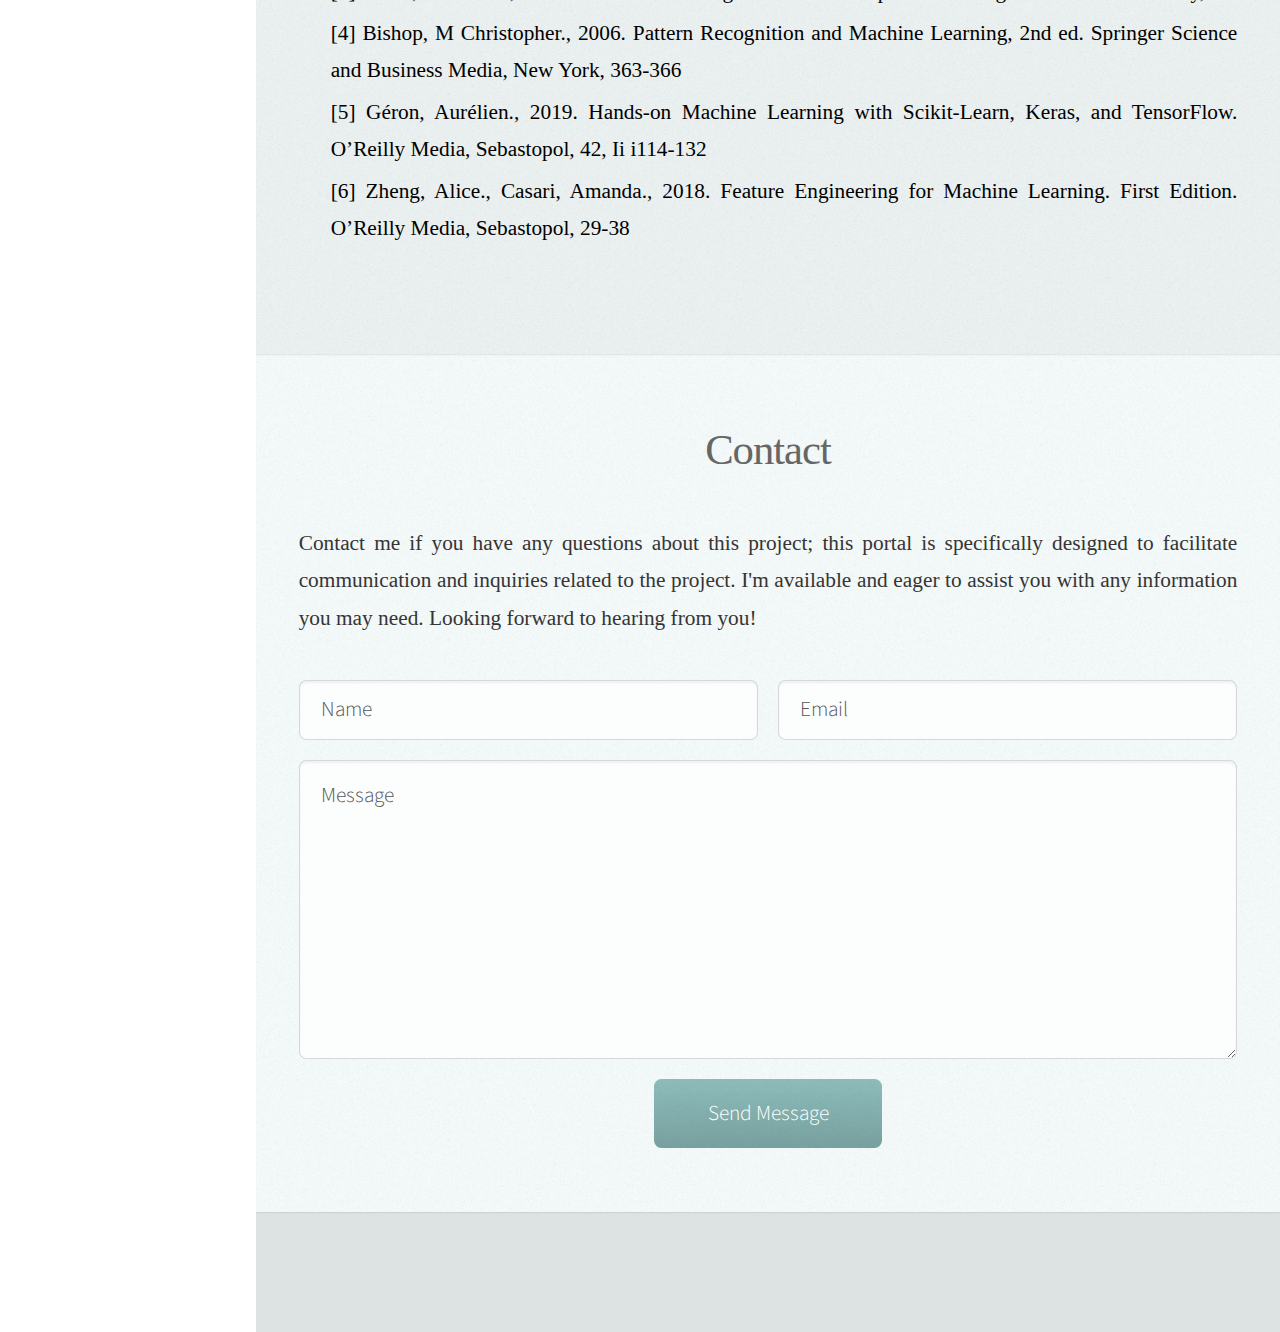
<file: index3.html>
<!DOCTYPE HTML>
<!--
-->
<html>
	<head>
		<title>AI in Optimization</title>
		<meta charset="utf-8" />
		<meta name="viewport" content="width=device-width, initial-scale=1, user-scalable=no" />
		<link rel="stylesheet" href="assets3/css/main.css" />
		<link rel="shortcut icon" type="image/png" href="images3/EH3_fabicon.png" >

	</head>
	<body class="is-preload">

		<style>
            /* Your existing styles */
            #logo {
                text-align: center; /* Left align the content within #logo */
            }
            #nav {
                text-align: left; /* Left align the content within #logo */
            }
			#nav ul li:last-child a span {
   			 font-weight: bold;
			}
            /* Add any other styles as needed */
            /* Your existing styles */
            /* Add any other styles as needed */
        </style>
		<!-- Header -->
			<div id="header">

				<div class="top">

					<!-- Logo -->
						<div id="logo">
							<!-- <span class="image avatar48"><img src="images3/avatar.jpg" alt="" /></span>  -->
							<h1 id="title">Emran Hamzehnezhad</h1>
							<p> MSc in Mechanical Engineering</p>
						</div>

					<!-- Nav -->
						<nav id="nav">
							<ul>
								<li><a href="#top" id="top-link"><span class="icon solid fa-edit">Project Title</span></a></li>
								<li><a href="#Abstract" id="Abstract-link"><span class="icon solid fa-th">Abstract</span></a></li>
								<li><a href="#Details" id="about-link"><span class="icon solid fa-tasks">Details</span></a></li>
								<li><a href="#GitHub_Code" id="github-link"><span class="icon solid fa-code">GitHub Code</span></a></li>
								<li><a href="#References" id="contact-link"><span class="icon solid fa-th-list">References</span></a></li>
								<li><a href="#contact" id="contact-link"><span class="icon solid fa-envelope">Contact</span></a></li>
								<li><a href="" id=""><span class=""></span></a></li>
								<li><a href="" id=""><span class=""></span></a></li>
								<li><a href="index.html"><span class="icon solid fa-undo">Retun to Home Page</span></a></li>

							</ul>
						</nav>

				</div>

				<div class="bottom">

					<!-- Social Icons -->
						<ul class="icons">
							<li><a href="https://github.com/EmranHn" class="icon brands fa-github"><span class="label">Github</span></a></li>
							<li><a href="https://www.linkedin.com/in/emran-hamzehnezhad-48a727a6/" class="icon brands fa-linkedin"><span class="label">LinkedIn</span></a></li>
							<!--<li><a href="#" class="icon brands fa-facebook-f"><span class="label">Facebook</span></a></li>-->
							<!--<li><a href="#" class="icon brands fa-dribbble"><span class="label">Dribbble</span></a></li>-->
							<li><a href="mailto:seyedemr@ualberta.ca" class="icon solid fa-envelope"><span class="label">Email</span></a></li>
						</ul>

				</div>

			</div>

			<style>
				/* Add a style block to embed your CSS styles */
				#main header {
					font-family: 'Times New Roman', serif;
					/* Specify 'Times New Roman' as the font for the header */
				}
			
				footer a.button {
					font-family: 'Times New Roman', serif;
					/* Specify 'Times New Roman' as the font for the button in the footer */
				}
						/* Add a style block to embed your CSS styles */
					
				#Abstract p {
					font-family: 'Times New Roman', serif;
					color: rgb(63, 60, 60); /* Set the text color to black */
					/* Specify 'Times New Roman' as the font for the header in the #Abstract section */			
					text-align: justify; /* Add text justification */
				
				}

				
					</style>
		<!-- Main -->
			<div id="main">

				<!-- Project Title -->
					<section id="top" class="one dark cover">
						<div class="container">

							<header>
								<h2 class="alt">Implementation of Machine learning for voltage generation from a piezomaterial in a fluid flow
							</header>

							<footer>
								<a href="#Abstract" class="more"></a>
					
							</footer>

						</div>
					</section>



				<!-- Abstract -->
					<section id="Abstract" class="two">
						<div class="container">

							<header>
								<h2>Abstract</h2>
							</header>
							<p> 
								In this study, the supervised machine learning techniques were employed to develop a model based on experimental data obtained from a water tunnel designed for harnessing energy through piezoelectric materials. The investigation 
								involved the determination of optimal voltages for different input parameters, including distance and angle. Two regression methods, namely linear and polynomial regressions, were utilized for this purpose.
								The outcomes of the analysis revealed that polynomial regression exhibited a relative error of less than 6% when compared to linear regression. Subsequently, the model's accuracy was verified through validation using independent test data.
								Specifically, for a set of defined inputs (distance: 50 cm, depth: 5.1 cm, angle: 35 degrees), the optimal voltages were identified as 315.62 volts for the linear regression model and 218.64 volts for the polynomial regression model.
								Moreover, the study extended its scope by considering additional inputs for a fixed distance of 70 cm. In this scenario, the optimal voltage was determined using linear regression, focusing on a fixed depth of 4 cm.</p>


						</div>
					</section>

					<style>
						#Details ul {
							font-family: 'Times New Roman', Times, serif;
							color: black;
						}
						#contact p {
							font-family: 'Times New Roman', Times, serif;
							color: rgb(54, 52, 52);
							text-align: justify; /* Add text justification */
						}
				
						#Details p {
							font-family: 'Times New Roman', Times, serif;
							color: black;
							list-style: disc; /* Use a disc bullet point; adjust as needed */
							margin-bottom: 0.5em; /* Adjust as needed */
							text-align: justify; /* Add text justification */
						}
						#Details ul {
           				list-style: disc; /* Use a disc bullet point; adjust as needed */
          				margin-bottom: 0.5em; /* Adjust as needed */
       					 }

      					#Details li {
       				    margin-bottom: 0.2em; /* Adjust as needed */
        				}

						#References ol {
							font-family: 'Times New Roman', Times, serif;
							color: black;
							list-style: none; /* Remove the bullet points for ordered list */

						}
						#contact p {
							font-family: 'Times New Roman', Times, serif;
							color: rgb(54, 52, 52);
						}
				
						#References p {
							list-style: none; /* Use a disc bullet point; adjust as needed */
							margin-bottom: 0.5em; /* Adjust as needed */
							text-align: justify; /* Add text justification */
						}
						#References ul {
           				list-style: disc; /* Use a disc bullet point; adjust as needed */
          				margin-bottom: 0.5em; /* Adjust as needed */
						text-align: left; /* Add text justification */
       					}

      					#References li {
       				    margin-bottom: 0.2em; /* Adjust as needed */
						text-align: justify; /* Add text justification */
        				}
						
						#References ol {
							font-family: 'Times New Roman', Times, serif;
							color: black;
							list-style: none; /* Remove the bullet points for ordered list */

						}
						#contact p {
							font-family: 'Times New Roman', Times, serif;
							color: rgb(54, 52, 52);
						}
						#GitHub_Code ol {
							font-family: 'Times New Roman', Times, serif;
							color: black;
							list-style: none; /* Remove the bullet points for ordered list */
							text-align: center; /* Center align the text within the ordered list */

						}
						#GitHub_Code p {
							list-style: none; /* Use a disc bullet point; adjust as needed */
							margin-bottom: 0.5em; /* Adjust as needed */
							text-align: center; /* Add text justification */
						}
						#GitHub_Code ul {
           				list-style: disc; /* Use a disc bullet point; adjust as needed */
          				margin-bottom: 0.5em; /* Adjust as needed */
						text-align: center; /* Add text justification */
       					}

      					#GitHub_Code li {
       				    margin-bottom: 0.2em; /* Adjust as needed */
						text-align: center; /* Add text justification */
        				}
					</style>
					
				
				<!-- Details  -->
				<section id="Details" class="three">
					<div class="container">

						<header>
							<h2>Details</h2>
						</header>
						<p> In the course of this investigation, our focus was on the application of supervised machine learning techniques to construct a model based on experimental data derived from 
							a water tunnel specifically designed for harnessing energy through piezoelectric materials. The crux of the study lay in discerning optimal voltages for various input
							parameters, such as distance and angle. Two regression methods, specifically linear and polynomial regressions, played a pivotal role in shaping this analytical journey.
							Notably, the outcomes of our analysis unveiled the superiority of polynomial regression. </p>
							
						<p>	Given that the programming work was conducted on my end,
							the experimental images are not available; however, the followings are some AI generated images simulating the problem.</p>

						<div class="row">
							<div class="col-4 col-12-mobile">
								<article class="item">
									<a href="#" class="image fit"><img src="images3/pic02.jpg" alt="" /></a>
									<header>
										<h3>Fig 1. AI generated with research concepts</h3>
									</header>
								</article>
								<article class="item">
									<a href="#" class="image fit"><img src="images3/pic03.jpg" alt="" /></a>
									<header>
										<h3>Fig 2. AI generated with research concepts</h3>
									</header>
								</article>
							</div>

							<div class="col-4 col-12-mobile">
								<article class="item">
									<a href="#" class="image fit"><img src="images3/pic04.jpg" alt="" /></a>
									<header>
										<h3>Fig 3. AI generated with research concepts</h3>
									</header>
								</article>
								<article class="item">
									<a href="#" class="image fit"><img src="images3/pic05.jpg" alt="" /></a>
									<header>
										<h3>Fig 4. AI generated with research concepts</h3>
									</header>
								</article>
							</div>
						</div>
					</div>
				</section>

						
					</section>

					<!-- GitHub Code -->
					<section id="GitHub_Code" class="five">
						<div class="container">

							<header>
								<h2>GitHub Code &lt;/&gt;</h2>
							</header>
							<ol>
								<li>     Check << <a href="https://github.com/EmranHn/AI-in-Optimization"> Here</a> >> to access the code, if available, and more details!</li>
							</ol>

						</div>
					</section>

					<!-- References -->
					<section id="References" class="three">
						<div class="container">

							<header>
								<h2>References</h2>
							</header>
							<ol>
								<li>[1] Crisci, C., Ghattas, B., and Perera, G., 2012. “A review of supervised machine learning algorithms and their applications to ecological data”. Elsevier, a113-122</li>
								<li>[2] Almaghrebi, Ahmad., Aljuheshi, Fares., Rafaie, Mostafa., James, Kevin,. and Alahmad Mahmoud., 2020. “Data-Driven Charging Demand Prediction at Public Charging Stations Using Supervised ML Regression Methods”, MDPI, 1-2</li>
								<li>[3] Ruder, Sebastian., 2016. “An overview of gradient descent optimization algorithms”. NUI Galway, 2</li>
								<li>[4] Bishop, M Christopher., 2006. Pattern Recognition and Machine Learning, 2nd ed. Springer Science and Business Media, New York, 363-366</li>
								<li>[5] Géron, Aurélien., 2019. Hands-on Machine Learning with Scikit-Learn, Keras, and TensorFlow. O’Reilly Media, Sebastopol, 42, Ii i114-132</li>
								<li>[6] Zheng, Alice., Casari, Amanda., 2018. Feature Engineering for Machine Learning. First Edition. O’Reilly Media, Sebastopol, 29-38</li>
							</ol>

						</div>
					</section>

<!-- Contact -->
	<section id="contact" class="two">
    <div class="container">
        <header>
            <h2>Contact</h2>
        </header>
        <p>Contact me if you have any questions about this project; this portal is specifically designed to
            facilitate communication and inquiries related to the project. I'm available and eager to assist
            you with any information you may need. Looking forward to hearing from you!</p>

        <!-- Formspree Contact Form -->
        <form action="https://formspree.io/f/xkndwdky" method="POST">
            <div class="row">
                <div class="col-6 col-12-mobile"><input type="text" name="name" placeholder="Name" /></div>
                <div class="col-6 col-12-mobile"><input type="text" name="email" placeholder="Email" /></div>
                <div class="col-12">
                    <textarea name="message" placeholder="Message"></textarea>
                </div>
                <div class="col-12">
                    <input type="submit" value="Send Message" />
                </div>
            </div>
        </form>

    </div>
</section>


			</div>

		<!-- Footer -->
			<div id="footer">

				<!-- Copyright
					<ul class="copyright">
						<li>&copy; Untitled. All rights reserved.</li><li>Design: <a href="http://html5up.net">HTML5 UP</a></li>
					</ul>  -->

			</div>

		<!-- Scripts -->
			<script src="assets3/js/jquery.min.js"></script>
			<script src="assets3/js/jquery.scrolly.min.js"></script>
			<script src="assets3/js/jquery.scrollex.min.js"></script>
			<script src="assets3/js/browser.min.js"></script>
			<script src="assets3/js/breakpoints.min.js"></script>
			<script src="assets3/js/util.js"></script>
			<script src="assets3/js/main.js"></script>

	</body>
</html>
</file>
<file: assets/css/main.css>
@charset "UTF-8";
@import url(font-awesome.min.css);
@import url("https://fonts.googleapis.com/css?family=Source+Sans+Pro:300,400|Passion+One:400");

/*
	Full Motion by TEMPLATED
	templated.co @templatedco
	Released for free under the Creative Commons Attribution 3.0 license (templated.co/license)
*/

/* Reset */

	html, body, div, span, applet, object, iframe, h1, h2, h3, h4, h5, h6, p, blockquote, pre, a, abbr, acronym, address, big, cite, code, del, dfn, em, img, ins, kbd, q, s, samp, small, strike, strong, sub, sup, tt, var, b, u, i, center, dl, dt, dd, ol, ul, li, fieldset, form, label, legend, table, caption, tbody, tfoot, thead, tr, th, td, article, aside, canvas, details, embed, figure, figcaption, footer, header, hgroup, menu, nav, output, ruby, section, summary, time, mark, audio, video {
		margin: 0;
		padding: 0;
		border: 0;
		font-size: 100%;
		font: inherit;
		vertical-align: baseline;
	}
.image.fit img {
	width: 100%;
	height: auto;
}
	article, aside, details, figcaption, figure, footer, header, hgroup, menu, nav, section {
		display: block;
	}

	body {
		line-height: 1;
	}

	ol, ul {
		list-style: none;
	}

	blockquote, q {
		quotes: none;
	}

	blockquote:before, blockquote:after, q:before, q:after {
		content: '';
		content: none;
	}

	table {
		border-collapse: collapse;
		border-spacing: 0;
	}

	body {
		-webkit-text-size-adjust: none;
	}
	.text-center {
		text-align: center;
	}
	.photo-container {
	  position: relative;
	}
  
	.overlay-photo {
	  position: absolute;
	  left: 0;
	  top: 0;
	}

	.bold-with-shadow {
		font-weight: bold;
		text-shadow: 2px 2px 4px rgba(0, 0, 0, 0.5);
	  }
	  
/* Box Model */

	*, *:before, *:after {
		-moz-box-sizing: border-box;
		-webkit-box-sizing: border-box;
		box-sizing: border-box;
	}

/* Basic */

	@-ms-viewport {
		width: device-width;
	}

	body {
		-ms-overflow-style: scrollbar;
	}

	@media screen and (max-width: 480px) {

		html, body {
			min-width: 320px;
		}

	}

	body {
		background: #202024;
	}

		body.is-loading *, body.is-loading *:before, body.is-loading *:after {
			-moz-animation: none !important;
			-webkit-animation: none !important;
			-ms-animation: none !important;
			animation: none !important;
			-moz-transition: none !important;
			-webkit-transition: none !important;
			-ms-transition: none !important;
			transition: none !important;
		}

/* Type */

	body, input, select, textarea {
		color: rgba(255, 255, 255, 0.75);
		font-family: "Source Sans Pro", sans-serif;
		font-size: 14pt;
		font-weight: 300;
		line-height: 1.65;
	}

		@media screen and (max-width: 1680px) {

			body, input, select, textarea {
				font-size: 11pt;
			}

		}

		@media screen and (max-width: 1280px) {

			body, input, select, textarea {
				font-size: 11pt;
			}

		}

		@media screen and (max-width: 980px) {

			body, input, select, textarea {
				font-size: 12pt;
			}

		}

		@media screen and (max-width: 736px) {

			body, input, select, textarea {
				font-size: 12pt;
			}

		}

		@media screen and (max-width: 480px) {

			body, input, select, textarea {
				font-size: 12pt;
			}

		}

	a {
		-moz-transition: background-color 0.2s ease-in-out, color 0.2s ease-in-out;
		-webkit-transition: background-color 0.2s ease-in-out, color 0.2s ease-in-out;
		-ms-transition: background-color 0.2s ease-in-out, color 0.2s ease-in-out;
		transition: background-color 0.2s ease-in-out, color 0.2s ease-in-out;
		color: rgba(255, 255, 255, 0.75);
		text-decoration: none;
		border-bottom: 1px dotted;
		outline: 0;
	}

		a:hover {
			color: #FFF;
			border: none;
		}

	strong, b {
		color: #fff;
		font-weight: 400;
	}

	em, i {
		font-style: italic;
	}

	p {
		margin: 0 0 2em 0;
	}

	h1, h2, h3, h4, h5, h6 {
		color: #fff;
		font-weight: 400;
		line-height: 1.5;
		margin: 0 0 1em 0;
	}

		h1 a, h2 a, h3 a, h4 a, h5 a, h6 a {
			color: inherit;
			text-decoration: none;
		}

	h2 {
		font-size: 1.75em;
	}

	h3 {
		font-size: 1.35em;
	}

	h4 {
		font-size: 1.1em;
	}

	h5 {
		font-size: 0.9em;
	}

	h6 {
		font-size: 0.7em;
	}

	sub {
		font-size: 0.8em;
		position: relative;
		top: 0.5em;
	}

	sup {
		font-size: 0.8em;
		position: relative;
		top: -0.5em;
	}

	blockquote {
		border-left: solid 4px rgba(144, 144, 144, 0.25);
		font-style: italic;
		margin: 0 0 2em 0;
		padding: 0.5em 0 0.5em 2em;
	}

	code {
		background: rgba(144, 144, 144, 0.075);
		border-radius: 4px;
		border: solid 1px rgba(144, 144, 144, 0.25);
		font-family: "Courier New", monospace;
		font-size: 0.9em;
		margin: 0 0.25em;
		padding: 0.25em 0.65em;
	}

	pre {
		-webkit-overflow-scrolling: touch;
		font-family: "Courier New", monospace;
		font-size: 0.9em;
		margin: 0 0 2em 0;
	}

		pre code {
			display: block;
			line-height: 1.75;
			padding: 1em 1.5em;
			overflow-x: auto;
		}

	hr {
		border: 0;
		border-bottom: solid 1px rgba(144, 144, 144, 0.25);
		margin: 2em 0;
	}

		hr.major {
			margin: 3em 0;
		}

	.align-left {
		text-align: left;
	}

	.align-center {
		text-align: center;
	}

	.align-right {
		text-align: right;
	}

/* Section/Article */

	section.special, article.special {
		text-align: center;
	}

	header p {
		color: rgba(255, 255, 255, 0.5);
		position: relative;
		margin: 0 0 1.5em 0;
	}

	header h2 + p {
		font-size: 1.25em;
		margin-top: -1em;
	}

	header h3 + p {
		font-size: 1.1em;
		margin-top: -0.8em;
	}

	header h4 + p,
	header h5 + p,
	header h6 + p {
		font-size: 0.9em;
		margin-top: -0.6em;
	}

	.recent-activities {
		text-align: center;
		margin: -10px 10px; /* Adjust spacing above and below */
	}
	
	.recent-activities h2 {
		font-size: 3em; /* Adjust size as needed */
		font-weight: bold;
		color: #ffffff; /* Adjust color as needed */
	}
	
/* Box */

	.thumbnails {
		display: -moz-flex;
		display: -webkit-flex;
		display: -ms-flex;
		display: flex;
		-moz-align-items: stretch;
		-webkit-align-items: stretch;
		-ms-align-items: stretch;
		align-items: stretch;
		-moz-justify-content: center;
		-webkit-justify-content: center;
		-ms-justify-content: center;
		justify-content: center;
		-moz-flex-wrap: wrap;
		-webkit-flex-wrap: wrap;
		-ms-flex-wrap: wrap;
		flex-wrap: wrap;
		
		
	}

		.thumbnails .box {
			margin: 0 1em 2em 1em;
			width: 25%;
		}

			@media screen and (max-width: 1280px) {

				.thumbnails .box {
					width: 45%;
				}

			}

			@media screen and (max-width: 736px) {

				.thumbnails .box {
					width: 100%;
				}

			}

/* Form */

	form {
		margin: 0 0 2em 0;
	}

	label {
		color: #fff;
		display: block;
		font-size: 0.9em;
		font-weight: 400;
		margin: 0 0 1em 0;
	}

	input[type="text"],
	input[type="password"],
	input[type="email"],
	input[type="tel"],
	select,
	textarea {
		-moz-appearance: none;
		-webkit-appearance: none;
		-ms-appearance: none;
		appearance: none;
		background: rgba(144, 144, 144, 0.075);
		border-radius: 4px;
		border: none;
		border: solid 1px rgba(144, 144, 144, 0.25);
		color: inherit;
		display: block;
		outline: 0;
		padding: 0 1em;
		text-decoration: none;
		width: 100%;
	}

		input[type="text"]:invalid,
		input[type="password"]:invalid,
		input[type="email"]:invalid,
		input[type="tel"]:invalid,
		select:invalid,
		textarea:invalid {
			box-shadow: none;
		}

		input[type="text"]:focus,
		input[type="password"]:focus,
		input[type="email"]:focus,
		input[type="tel"]:focus,
		select:focus,
		textarea:focus {
			border-color: #ff8686;
			box-shadow: 0 0 0 1px #ff8686;
		}

	.select-wrapper {
		text-decoration: none;
		display: block;
		position: relative;
	}

		.select-wrapper:before {
			content: "";
			-moz-osx-font-smoothing: grayscale;
			-webkit-font-smoothing: antialiased;
			font-family: FontAwesome;
			font-style: normal;
			font-weight: normal;
			text-transform: none !important;
		}

		.select-wrapper:before {
			color: rgba(144, 144, 144, 0.25);
			display: block;
			height: 2.75em;
			line-height: 2.75em;
			pointer-events: none;
			position: absolute;
			right: 0;
			text-align: center;
			top: 0;
			width: 2.75em;
		}

		.select-wrapper select::-ms-expand {
			display: none;
		}

	input[type="text"],
	input[type="password"],
	input[type="email"],
	select {
		height: 2.75em;
	}

	textarea {
		padding: 0.75em 1em;
	}

	input[type="checkbox"],
	input[type="radio"] {
		-moz-appearance: none;
		-webkit-appearance: none;
		-ms-appearance: none;
		appearance: none;
		display: block;
		float: left;
		margin-right: -2em;
		opacity: 0;
		width: 1em;
		z-index: -1;
	}

		input[type="checkbox"] + label,
		input[type="radio"] + label {
			text-decoration: none;
			color: rgba(255, 255, 255, 0.75);
			cursor: pointer;
			display: inline-block;
			font-size: 1em;
			font-weight: 300;
			padding-left: 2.4em;
			padding-right: 0.75em;
			position: relative;
		}

			input[type="checkbox"] + label:before,
			input[type="radio"] + label:before {
				-moz-osx-font-smoothing: grayscale;
				-webkit-font-smoothing: antialiased;
				font-family: FontAwesome;
				font-style: normal;
				font-weight: normal;
				text-transform: none !important;
			}

			input[type="checkbox"] + label:before,
			input[type="radio"] + label:before {
				background: rgba(144, 144, 144, 0.075);
				border-radius: 4px;
				border: solid 1px rgba(144, 144, 144, 0.25);
				content: '';
				display: inline-block;
				height: 1.65em;
				left: 0;
				line-height: 1.58125em;
				position: absolute;
				text-align: center;
				top: 0;
				width: 1.65em;
			}

		input[type="checkbox"]:checked + label:before,
		input[type="radio"]:checked + label:before {
			background: #ff8686;
			border-color: #ff8686;
			color: #ffffff;
			content: '\f00c';
		}

		input[type="checkbox"]:focus + label:before,
		input[type="radio"]:focus + label:before {
			border-color: #ff8686;
			box-shadow: 0 0 0 1px #ff8686;
		}

	input[type="checkbox"] + label:before {
		border-radius: 4px;
	}

	input[type="radio"] + label:before {
		border-radius: 100%;
	}

	::-webkit-input-placeholder {
		color: rgba(255, 255, 255, 0.5) !important;
		opacity: 1.0;
	}

	:-moz-placeholder {
		color: rgba(255, 255, 255, 0.5) !important;
		opacity: 1.0;
	}

	::-moz-placeholder {
		color: rgba(255, 255, 255, 0.5) !important;
		opacity: 1.0;
	}

	:-ms-input-placeholder {
		color: rgba(255, 255, 255, 0.5) !important;
		opacity: 1.0;
	}

	.formerize-placeholder {
		color: rgba(255, 255, 255, 0.5) !important;
		opacity: 1.0;
	}

/* Box */

	.box {
		border-radius: 4px;
		margin-bottom: 2em;
		background: #2c2c32;
		text-align: center;
	}

		.box > :last-child,
		.box > :last-child > :last-child,
		.box > :last-child > :last-child > :last-child {
			margin-bottom: 0;
		}

		.box .image.fit {
			margin: 0;
		}

		.box .image img {
			border-radius: 4px 4px 0 0;
		}

		.box .inner {
			padding: 1.5em;
			width: 100% !important;
		}

			@media screen and (max-width: 480px) {

				.box .inner {
					padding: 1em;
				}

			}

		.box.alt {
			border: 0;
			border-radius: 0;
			padding: 0;
		}

/* Icon */

	.icon {
		text-decoration: none;
		border-bottom: none;
		position: relative;
	}

		.icon:before {
			-moz-osx-font-smoothing: grayscale;
			-webkit-font-smoothing: antialiased;
			font-family: FontAwesome;
			font-style: normal;
			font-weight: normal;
			text-transform: none !important;
		}

		.icon > .label {
			display: none;
		}

/* Image */

	.image {
		border-radius: 4px;
		border: 0;
		display: inline-block;
		position: relative;
	}

		.image img {
			border-radius: 4px;
			display: block;
		}

		.image.left, .image.right {
			max-width: 40%;
		}

			.image.left img, .image.right img {
				width: 100%;
			}

		.image.left {
			float: left;
			padding: 0 1.5em 1em 0;
			top: 0.25em;
		}

		.image.right {
			float: right;
			padding: 0 0 1em 1.5em;
			top: 0.25em;
		}

		.image.fit {
			display: block;
			margin: 0 0 2em 0;
			width: 100%;
		}

			.image.fit img {
				width: 100%;
			}

		.image.main {
			display: block;
			margin: 0 0 3em 0;
			width: 100%;
		}

			.image.main img {
				width: 100%;
			}

/* List */

	ol {
		list-style: decimal;
		margin: 0 0 2em 0;
		padding-left: 1.25em;
	}

		ol li {
			padding-left: 0.25em;
		}

	ul {
		list-style: disc;
		margin: 0 0 2em 0;
		padding-left: 1em;
	}

		ul li {
			padding-left: 0.5em;
		}

		ul.alt {
			list-style: none;
			padding-left: 0;
		}

			ul.alt li {
				border-top: solid 1px rgba(144, 144, 144, 0.25);
				padding: 0.5em 0;
			}

				ul.alt li:first-child {
					border-top: 0;
					padding-top: 0;
				}

		ul.icons {
			cursor: default;
			list-style: none;
			padding-left: 0;
		}

			ul.icons li {
				display: inline-block;
				text-align: center;
				padding-left: 0;
				padding-right: 1em;
			}

				ul.icons li a {
					display: block;
					border-radius: 100%;
					margin: 0;
					padding: 0.5em;
					border: solid 1px rgba(144, 144, 144, 0.25);
					color: rgba(144, 144, 144, 0.25);
				}

					ul.icons li a:before {
						font-size: 1.5em;
						display: block;
						width: 1.5em;
						height: 1.5em;
						line-height: 1.5em;
					}

					ul.icons li a:hover {
						background-color: #202024;
						color: #FFF;
					}

				ul.icons li:last-child {
					padding-right: 0;
				}

		ul.actions {
			cursor: default;
			list-style: none;
			padding-left: 0;
		}

			ul.actions li {
				display: inline-block;
				padding: 0 1em 0 0;
				vertical-align: middle;
			}

				ul.actions li:last-child {
					padding-right: 0;
				}

			ul.actions.small li {
				padding: 0 0.5em 0 0;
			}

			ul.actions.vertical li {
				display: block;
				padding: 1em 0 0 0;
			}

				ul.actions.vertical li:first-child {
					padding-top: 0;
				}

				ul.actions.vertical li > * {
					margin-bottom: 0;
				}

			ul.actions.vertical.small li {
				padding: 0.5em 0 0 0;
			}

				ul.actions.vertical.small li:first-child {
					padding-top: 0;
				}

			ul.actions.fit {
				display: table;
				margin-left: -1em;
				padding: 0;
				table-layout: fixed;
				width: calc(100% + 1em);
			}

				ul.actions.fit li {
					display: table-cell;
					padding: 0 0 0 1em;
				}

					ul.actions.fit li > * {
						margin-bottom: 0;
					}

				ul.actions.fit.small {
					margin-left: -0.5em;
					width: calc(100% + 0.5em);
				}

					ul.actions.fit.small li {
						padding: 0 0 0 0.5em;
					}

			@media screen and (max-width: 480px) {

				ul.actions {
					margin: 0 0 2em 0;
				}

					ul.actions li {
						padding: 1em 0 0 0;
						display: block;
						text-align: center;
						width: 100%;
					}

						ul.actions li:first-child {
							padding-top: 0;
						}

						ul.actions li > * {
							width: 100%;
							margin: 0 !important;
						}

							ul.actions li > *.icon:before {
								margin-left: -2em;
							}

					ul.actions.small li {
						padding: 0.5em 0 0 0;
					}

						ul.actions.small li:first-child {
							padding-top: 0;
						}

			}

	dl {
		margin: 0 0 2em 0;
	}

		dl dt {
			display: block;
			font-weight: 400;
			margin: 0 0 1em 0;
		}

		dl dd {
			margin-left: 2em;
		}

/* Table */

	.table-wrapper {
		-webkit-overflow-scrolling: touch;
		overflow-x: auto;
	}

	table {
		margin: 0 0 2em 0;
		width: 100%;
	}

		table tbody tr {
			border: solid 1px rgba(144, 144, 144, 0.25);
			border-left: 0;
			border-right: 0;
		}

			table tbody tr:nth-child(2n + 1) {
				background-color: rgba(144, 144, 144, 0.075);
			}

		table td {
			padding: 0.75em 0.75em;
		}

		table th {
			color: #fff;
			font-size: 0.9em;
			font-weight: 400;
			padding: 0 0.75em 0.75em 0.75em;
			text-align: left;
		}

		table thead {
			border-bottom: solid 2px rgba(144, 144, 144, 0.25);
		}

		table tfoot {
			border-top: solid 2px rgba(144, 144, 144, 0.25);
		}

		table.alt {
			border-collapse: separate;
		}

			table.alt tbody tr td {
				border: solid 1px rgba(144, 144, 144, 0.25);
				border-left-width: 0;
				border-top-width: 0;
			}

				table.alt tbody tr td:first-child {
					border-left-width: 1px;
				}

			table.alt tbody tr:first-child td {
				border-top-width: 1px;
			}

			table.alt thead {
				border-bottom: 0;
			}

			table.alt tfoot {
				border-top: 0;
			}

/* Button */

	input[type="submit"],
	input[type="reset"],
	input[type="button"],
	button,
	.button {
		-moz-appearance: none;
		-webkit-appearance: none;
		-ms-appearance: none;
		appearance: none;
		-moz-transition: background-color 0.2s ease-in-out, color 0.2s ease-in-out;
		-webkit-transition: background-color 0.2s ease-in-out, color 0.2s ease-in-out;
		-ms-transition: background-color 0.2s ease-in-out, color 0.2s ease-in-out;
		transition: background-color 0.2s ease-in-out, color 0.2s ease-in-out;
		background-color: #70c7be;
		border-radius: 4px;
		border: 0;
		color: #000000 !important;
		cursor: pointer;
		display: inline-block;
		font-weight: 400;
		height: 2.85em;
		line-height: 2.95em;
		padding: 0 1.5em;
		text-align: center;
		text-decoration: none;
		white-space: nowrap;
	}

		input[type="submit"]:hover,
		input[type="reset"]:hover,
		input[type="button"]:hover,
		button:hover,
		.button:hover {
			background-color: #82cec6;
		}

		input[type="submit"]:active,
		input[type="reset"]:active,
		input[type="button"]:active,
		button:active,
		.button:active {
			background-color: #5ec0b6;
		}

		input[type="submit"].icon,
		input[type="reset"].icon,
		input[type="button"].icon,
		button.icon,
		.button.icon {
			padding-left: 1.35em;
		}

			input[type="submit"].icon:before,
			input[type="reset"].icon:before,
			input[type="button"].icon:before,
			button.icon:before,
			.button.icon:before {
				margin-right: 0.5em;
			}

		input[type="submit"].fit,
		input[type="reset"].fit,
		input[type="button"].fit,
		button.fit,
		.button.fit {
			display: block;
			margin: 0 0 1em 0;
			width: 100%;
		}

		input[type="submit"].small,
		input[type="reset"].small,
		input[type="button"].small,
		button.small,
		.button.small {
			font-size: 0.8em;
		}

		input[type="submit"].big,
		input[type="reset"].big,
		input[type="button"].big,
		button.big,
		.button.big {
			font-size: 1.35em;
		}

		input[type="submit"].disabled, input[type="submit"]:disabled,
		input[type="reset"].disabled,
		input[type="reset"]:disabled,
		input[type="button"].disabled,
		input[type="button"]:disabled,
		button.disabled,
		button:disabled,
		.button.disabled,
		.button:disabled {
			background-color: rgba(255, 255, 255, 0.75) !important;
			box-shadow: inset 0 -0.15em 0 0 rgba(0, 0, 0, 0.15);
			color: #202024 !important;
			cursor: default;
			opacity: 0.25;
		}

		input[type="submit"].style2,
		input[type="reset"].style2,
		input[type="button"].style2,
		button.style2,
		.button.style2 {
			background-color: #7f92cf;
		}

			input[type="submit"].style2:hover,
			input[type="reset"].style2:hover,
			input[type="button"].style2:hover,
			button.style2:hover,
			.button.style2:hover {
				background-color: #92a2d6;
			}

			input[type="submit"].style2:active,
			input[type="reset"].style2:active,
			input[type="button"].style2:active,
			button.style2:active,
			.button.style2:active {
				background-color: #6c82c8;
			}

		input[type="submit"].style3,
		input[type="reset"].style3,
		input[type="button"].style3,
		button.style3,
		.button.style3 {
			background-color: #9d7ed0;
		}

			input[type="submit"].style3:hover,
			input[type="reset"].style3:hover,
			input[type="button"].style3:hover,
			button.style3:hover,
			.button.style3:hover {
				background-color: #ab91d7;
			}

			input[type="submit"].style3:active,
			input[type="reset"].style3:active,
			input[type="button"].style3:active,
			button.style3:active,
			.button.style3:active {
				background-color: #8f6bc9;
			}

		@media screen and (max-width: 480px) {

			input[type="submit"],
			input[type="reset"],
			input[type="button"],
			button,
			.button {
				padding: 0;
			}

		}

/* Poptrox */

	.poptrox-popup {
		-moz-box-sizing: content-box;
		-webkit-box-sizing: content-box;
		-ms-box-sizing: content-box;
		box-sizing: content-box;
		background: #000;
		box-shadow: 0 0.5em 3em 0 rgba(0, 0, 0, 0.25);
		border-radius: 4px;
		padding: 2em;
		overflow: hidden;
	}

		.poptrox-popup .closer {
			-moz-transition: opacity 0.2s ease-in-out;
			-webkit-transition: opacity 0.2s ease-in-out;
			-ms-transition: opacity 0.2s ease-in-out;
			transition: opacity 0.2s ease-in-out;
			text-decoration: none;
			position: absolute;
			top: .5em;
			right: .5em;
			z-index: 11000;
			-webkit-tap-highlight-color: rgba(255, 255, 255, 0);
			white-space: nowrap;
			text-indent: 2em;
			overflow: hidden;
			width: 2em;
			height: 2em;
			display: block;
		}

			.poptrox-popup .closer:before {
				content: "\f00d";
				-moz-osx-font-smoothing: grayscale;
				-webkit-font-smoothing: antialiased;
				font-family: FontAwesome;
				font-style: normal;
				font-weight: normal;
				text-transform: none !important;
				display: block;
				position: relative;
				text-indent: 0;
				border-radius: 100%;
				box-shadow: inset 0 0 0 1px rgba(255, 255, 255, 0.25);
				color: #ffffff !important;
				width: 2em;
				height: 2em;
				line-height: 2em;
			}

		.poptrox-popup:hover .closer {
			opacity: 0.5;
		}

		.poptrox-popup:hover .closer:hover {
			opacity: 1.0;
		}

		@media screen and (max-width: 736px) {

			.poptrox-popup {
				padding: 0;
			}

				.poptrox-popup .closer {
					display: none !important;
				}

		}

/* Banner */

	#banner {
		-moz-align-items: center;
		-webkit-align-items: center;
		-ms-align-items: center;
		align-items: center;
		display: -moz-flex;
		display: -webkit-flex;
		display: -ms-flex;
		display: flex;
		-moz-justify-content: center;
		-webkit-justify-content: center;
		-ms-justify-content: center;
		justify-content: center;
		padding: 8em 4em 6em 4em;
		min-height: 70vh;
		background-image: url("../../images/banner.jpg");
		background-position: center;
		background-size: cover;
		background-repeat: no-repeat;
		border-top: 0;
		position: relative;
		text-align: center;
		overflow: hidden;
	}

		#banner .inner {
			text-align: center;
			position: relative;
			z-index: 2;
		}

		#banner h1 {
			color: #fff;
			font-size: 5em;
			font-weight: 400;
			font-family: 'Passion One', cursive;
			margin: 0;
			text-shadow: 2px 2px 4px rgba(0, 0, 0, 0.831); /* Adjust the shadow values as needed */

		}

			@media screen and (max-width: 980px) {

				#banner h1 {
					font-size: 5em;
				}

			}

			@media screen and (max-width: 736px) {

				#banner h1 {
					font-size: 3em;
				}

			}

		#banner p {
			color: rgba(255, 255, 255, 0.85);
			font-size: 1.5em;
			font-weight: 300;
		}

			@media screen and (max-width: 980px) {

				#banner p {
					font-size: 1.5em;
				}

			}

			@media screen and (max-width: 480px) {

				#banner p {
					font-size: 1.25em;
				}

			}

		#banner a {
			color: rgba(255, 255, 255, 0.75);
			text-decoration: none;
			border-bottom: 1px dotted;
		}

			#banner a:hover {
				color: #FFF;
				border: none;
			}

		#banner .more {
			background-image: url("images/arrow.svg");
			background-position: center 1.35em;
			background-repeat: no-repeat;
			background-size: auto;
			border: 1px solid #fff;
			border-radius: 100%;
			color: rgba(255, 255, 255, 0.75);
			display: block;
			height: 4em;
			text-indent: 4em;
			overflow: hidden;
			white-space: nowrap;
			width: 4em;
			z-index: 2;
			margin: 0 auto 2em auto;
		}

			#banner .more:hover {
				background-color: rgba(255, 255, 255, 0.05);
				border: 1px solid #fff;
				color: #FFF;
			}

		#banner video {
			-moz-transform: translateX(50%) translateY(50%);
			-webkit-transform: translateX(50%) translateY(50%);
			-ms-transform: translateX(50%) translateY(50%);
			transform: translateX(50%) translateY(50%);
			position: absolute;
			bottom: 50%;
			right: 50%;
			width: auto;
			height: auto;
			min-width: 100%;
			min-height: 100%;
			overflow: hidden;
		}

		#banner:before {
			-moz-transition: opacity 1.5s ease;
			-webkit-transition: opacity 1.5s ease;
			-ms-transition: opacity 1.5s ease;
			transition: opacity 1.5s ease;
			-moz-transition-delay: 0.5s;
			-webkit-transition-delay: 0.5ss;
			-ms-transition-delay: 0.5ss;
			transition-delay: 0.5ss;
			content: '';
			background-color: #42424f;
			display: block;
			height: 100%;
			left: 0;
			opacity: 0.45;
			position: absolute;
			top: 0;
			width: 100%;
			z-index: 1;
		}

		  
		@media screen and (max-width: 1280px) {

			#banner video {
				display: none;
			}

		}

		@media screen and (max-width: 980px) {

			#banner br {
				display: none;
			}

		}

		@media screen and (max-width: 736px) {

			#banner {
				min-height: 0;
				padding: 6em 2em 4em 2em;
			}

				#banner br {
					display: none;
				}

		}

		body.is-loading #banner:before {
			opacity: 1;
		}

/* Main */

	#main {
		padding: 4em 0 2em 0;
	}

		@media screen and (max-width: 736px) {

			#main {
				padding: 3em 0 1em 0;
			}

		}

		#main .inner {
			width: 90%;
			max-width: 80em;
			margin: 0 auto;
		}

			@media screen and (max-width: 480px) {

				#main .inner {
					width: 95%;
				}

			}

/* Footer Container */
#footer {
    padding: 0em 0 0em 0;
    background-color: #1b1b1f;
    display: flex;
    justify-content: center;
    align-items: center;
    text-align: center;
    font-family: 'sans-serif', sans-serif;
}

/* Faded Background Box */
.footer-content {
    background-color: rgba(255, 255, 255, 0.1);
    padding: 2em;
    border-radius: 10px;
    box-shadow: 0px 4px 15px rgba(0, 0, 0, 0.2);
    max-width: 1200px;
    width: 100%;
}

/* Text Styles */
.footer-content h2 {
    font-size: 2em;
    font-weight: bold;
    color: #ffffff;
    margin-bottom: 1em;
    font-family: 'Open Sans', sans-serif;
}

.footer-content ul {
    list-style: none;
    padding: 0;
    font-size: 1.2em;
    color: #ffffff;
}

.footer-content ul li {
    margin-bottom: 0.8em;
    font-weight: 600;
}

/* Responsive Adjustments */
@media screen and (max-width: 1980px) {
    .footer-content {
        width: 100%;
    }
}

@media screen and (max-width: 1480px) {
    .footer-content {
        width: 100%;
        font-size: 1em;
    }
}

/* Copyright Section */
#footer .copyright {
    color: rgba(255, 255, 255, 0.5);
    font-size: 0.9em;
    margin-top: 0em;
    text-align: center;
}

		
.copyright {
	background-color: #1b1b1f;
	color: rgba(255, 255, 255, 0.5);
	font-size: 0.9em;
	padding: 2em 0 2em 0;
	text-align: center;
}
.copyright a {
	color:white;
	border-bottom: none;
	font-weight: 700;
	text-decoration: none;
}

		@media screen and (max-width: 736px) {

			#footer {
				padding: 3em 0 1em 0;
			}

		}
</file>
<file: images1/xx/assets/css/main.css>
@import url("fontawesome-all.min.css");
@import url("https://fonts.googleapis.com/css?family=Source+Sans+Pro:300,300italic,400,600");

/*
	Prologue by HTML5 UP
	html5up.net | @ajlkn
	Free for personal and commercial use under the CCA 3.0 license (html5up.net/license)
*/

html, body, div, span, applet, object,
iframe, h1, h2, h3, h4, h5, h6, p, blockquote,
pre, a, abbr, acronym, address, big, cite,
code, del, dfn, em, img, ins, kbd, q, s, samp,
small, strike, strong, sub, sup, tt, var, b,
u, i, center, dl, dt, dd, ol, ul, li, fieldset,
form, label, legend, table, caption, tbody,
tfoot, thead, tr, th, td, article, aside,
canvas, details, embed, figure, figcaption,
footer, header, hgroup, menu, nav, output, ruby,
section, summary, time, mark, audio, video {
	margin: 0;
	padding: 0;
	border: 0;
	font-size: 100%;
	font: inherit;
	vertical-align: baseline;}

article, aside, details, figcaption, figure,
footer, header, hgroup, menu, nav, section {
	display: block;}

body {
	line-height: 1;
}

ol, ul {
	list-style: none;
}

blockquote, q {
	quotes: none;
}

	blockquote:before, blockquote:after, q:before, q:after {
		content: '';
		content: none;
	}

table {
	border-collapse: collapse;
	border-spacing: 0;
}

body {
	-webkit-text-size-adjust: none;
}

mark {
	background-color: transparent;
	color: inherit;
}

input::-moz-focus-inner {
	border: 0;
	padding: 0;
}

input, select, textarea {
	-moz-appearance: none;
	-webkit-appearance: none;
	-ms-appearance: none;
	appearance: none;
}

/* Basic */

	html {
		box-sizing: border-box;
	}

	*, *:before, *:after {
		box-sizing: inherit;
	}

	body {
		background: #fff;
		font-family: 'Source Sans Pro', sans-serif;
		font-size: 19pt;
		font-weight: 300;
		line-height: 1.75em;
		color: #888;
	}

		body.is-preload *, body.is-preload *:before, body.is-preload *:after {
			-moz-animation: none !important;
			-webkit-animation: none !important;
			-ms-animation: none !important;
			animation: none !important;
			-moz-transition: none !important;
			-webkit-transition: none !important;
			-ms-transition: none !important;
			transition: none !important;
		}

	input, textarea, select {
		font-family: 'Source Sans Pro', sans-serif;
		font-size: 19pt;
		font-weight: 300;
		line-height: 1.75em;
		color: #888;
	}

	h1, h2, h3, h4, h5, h6 {
		font-weight: 300;
		color: #666;
		line-height: 1.5em;
	}

	h1 a, h2 a, h3 a, h4 a, h5 a, h6 a {
		color: inherit;
		text-decoration: none;
	}

		h1 a strong, h2 a strong, h3 a strong, h4 a strong, h5 a strong, h6 a strong {
			color: #333;
		}

	h2 {
		font-size: 2em;
		letter-spacing: -1px;
	}

		h2.alt {
			color: #888;
		}

			h2.alt strong {
				color: #666;
			}

	h3 {
		font-size: 1.5em;
	}

	header {
		margin: 0 0 2em 0;
	}

		header > p {
			margin: 1em 0 0 0;
		}

	footer {
		margin: 2em 0 0 0;
	}

	strong, b {
		font-weight: 300;
		color: #666;
	}

	em, i {
		font-style: italic;
	}

	a {
		text-decoration: none;
		color: inherit;
		border-bottom: dotted 1px rgba(128, 128, 128, 0.5);
		-moz-transition: color 0.35s ease-in-out, border-bottom-color 0.35s ease-in-out;
		-webkit-transition: color 0.35s ease-in-out, border-bottom-color 0.35s ease-in-out;
		-ms-transition: color 0.35s ease-in-out, border-bottom-color 0.35s ease-in-out;
		transition: color 0.35s ease-in-out, border-bottom-color 0.35s ease-in-out;
		outline: 0;
	}

		a:hover {
			color: #E27689;
			border-bottom-color: rgba(255, 255, 255, 0);
		}

	sub {
		position: relative;
		top: 0.5em;
		font-size: 0.8em;
	}

	sup {
		position: relative;
		top: -0.5em;
		font-size: 0.8em;
	}

	hr {
		border: 0;
		border-top: solid 1px #ddd;
	}

	blockquote {
		border-left: solid 0.5em #ddd;
		padding: 1em 0 1em 2em;
		font-style: italic;
	}

	p, ul, ol, dl, table {
		margin-bottom: 2em;
	}

	br.clear {
		clear: both;
	}

/* Container */

	.container {
		margin: 0 auto;
		max-width: 100%;
		width: 1400px;
	}

		@media screen and (min-width: 961px) and (max-width: 1880px) {

			.container {
				width: 1200px;
			}

		}

		@media screen and (min-width: 961px) and (max-width: 1620px) {

			.container {
				width: 960px;
			}

		}

		@media screen and (min-width: 961px) and (max-width: 1320px) {

			.container {
				width: 100%;
			}

		}

		@media screen and (max-width: 960px) {

			.container {
				width: 100%;
			}

		}

		@media screen and (max-width: 736px) {

			.container {
				width: 100%;
			}

		}

/* Row */

	.row {
		display: flex;
		flex-wrap: wrap;
		box-sizing: border-box;
		align-items: stretch;
	}

		.row > * {
			box-sizing: border-box;
		}

		.row.gtr-uniform > * > :last-child {
			margin-bottom: 0;
		}

		.row.aln-left {
			justify-content: flex-start;
		}

		.row.aln-center {
			justify-content: center;
		}

		.row.aln-right {
			justify-content: flex-end;
		}

		.row.aln-top {
			align-items: flex-start;
		}

		.row.aln-middle {
			align-items: center;
		}

		.row.aln-bottom {
			align-items: flex-end;
		}

		.row > .imp {
			order: -1;
		}

		.row > .col-1 {
			width: 8.33333%;
		}

		.row > .off-1 {
			margin-left: 8.33333%;
		}

		.row > .col-2 {
			width: 16.66667%;
		}

		.row > .off-2 {
			margin-left: 16.66667%;
		}

		.row > .col-3 {
			width: 25%;
		}

		.row > .off-3 {
			margin-left: 25%;
		}

		.row > .col-4 {
			width: 33.33333%;
		}

		.row > .off-4 {
			margin-left: 33.33333%;
		}

		.row > .col-5 {
			width: 41.66667%;
		}

		.row > .off-5 {
			margin-left: 41.66667%;
		}

		.row > .col-6 {
			width: 50%;
		}

		.row > .off-6 {
			margin-left: 50%;
		}

		.row > .col-7 {
			width: 58.33333%;
		}

		.row > .off-7 {
			margin-left: 58.33333%;
		}

		.row > .col-8 {
			width: 66.66667%;
		}

		.row > .off-8 {
			margin-left: 66.66667%;
		}

		.row > .col-9 {
			width: 75%;
		}

		.row > .off-9 {
			margin-left: 75%;
		}

		.row > .col-10 {
			width: 83.33333%;
		}

		.row > .off-10 {
			margin-left: 83.33333%;
		}

		.row > .col-11 {
			width: 91.66667%;
		}

		.row > .off-11 {
			margin-left: 91.66667%;
		}

		.row > .col-12 {
			width: 100%;
		}

		.row > .off-12 {
			margin-left: 100%;
		}

		.row.gtr-0 {
			margin-top: 0px;
			margin-left: 0px;
		}

			.row.gtr-0 > * {
				padding: 0px 0 0 0px;
			}

			.row.gtr-0.gtr-uniform {
				margin-top: 0px;
			}

				.row.gtr-0.gtr-uniform > * {
					padding-top: 0px;
				}

		.row.gtr-25 {
			margin-top: -10px;
			margin-left: -10px;
		}

			.row.gtr-25 > * {
				padding: 10px 0 0 10px;
			}

			.row.gtr-25.gtr-uniform {
				margin-top: -10px;
			}

				.row.gtr-25.gtr-uniform > * {
					padding-top: 10px;
				}

		.row.gtr-50 {
			margin-top: -20px;
			margin-left: -20px;
		}

			.row.gtr-50 > * {
				padding: 20px 0 0 20px;
			}

			.row.gtr-50.gtr-uniform {
				margin-top: -20px;
			}

				.row.gtr-50.gtr-uniform > * {
					padding-top: 20px;
				}

		.row {
			margin-top: -40px;
			margin-left: -40px;
		}

			.row > * {
				padding: 40px 0 0 40px;
			}

			.row.gtr-uniform {
				margin-top: -40px;
			}

				.row.gtr-uniform > * {
					padding-top: 40px;
				}

		.row.gtr-150 {
			margin-top: -60px;
			margin-left: -60px;
		}

			.row.gtr-150 > * {
				padding: 60px 0 0 60px;
			}

			.row.gtr-150.gtr-uniform {
				margin-top: -60px;
			}

				.row.gtr-150.gtr-uniform > * {
					padding-top: 60px;
				}

		.row.gtr-200 {
			margin-top: -80px;
			margin-left: -80px;
		}

			.row.gtr-200 > * {
				padding: 80px 0 0 80px;
			}

			.row.gtr-200.gtr-uniform {
				margin-top: -80px;
			}

				.row.gtr-200.gtr-uniform > * {
					padding-top: 80px;
				}

		@media screen and (min-width: 961px) and (max-width: 1880px) {

			.row {
				display: flex;
				flex-wrap: wrap;
				box-sizing: border-box;
				align-items: stretch;
			}

				.row > * {
					box-sizing: border-box;
				}

				.row.gtr-uniform > * > :last-child {
					margin-bottom: 0;
				}

				.row.aln-left {
					justify-content: flex-start;
				}

				.row.aln-center {
					justify-content: center;
				}

				.row.aln-right {
					justify-content: flex-end;
				}

				.row.aln-top {
					align-items: flex-start;
				}

				.row.aln-middle {
					align-items: center;
				}

				.row.aln-bottom {
					align-items: flex-end;
				}

				.row > .imp-wide {
					order: -1;
				}

				.row > .col-1-wide {
					width: 8.33333%;
				}

				.row > .off-1-wide {
					margin-left: 8.33333%;
				}

				.row > .col-2-wide {
					width: 16.66667%;
				}

				.row > .off-2-wide {
					margin-left: 16.66667%;
				}

				.row > .col-3-wide {
					width: 25%;
				}

				.row > .off-3-wide {
					margin-left: 25%;
				}

				.row > .col-4-wide {
					width: 33.33333%;
				}

				.row > .off-4-wide {
					margin-left: 33.33333%;
				}

				.row > .col-5-wide {
					width: 41.66667%;
				}

				.row > .off-5-wide {
					margin-left: 41.66667%;
				}

				.row > .col-6-wide {
					width: 50%;
				}

				.row > .off-6-wide {
					margin-left: 50%;
				}

				.row > .col-7-wide {
					width: 58.33333%;
				}

				.row > .off-7-wide {
					margin-left: 58.33333%;
				}

				.row > .col-8-wide {
					width: 66.66667%;
				}

				.row > .off-8-wide {
					margin-left: 66.66667%;
				}

				.row > .col-9-wide {
					width: 75%;
				}

				.row > .off-9-wide {
					margin-left: 75%;
				}

				.row > .col-10-wide {
					width: 83.33333%;
				}

				.row > .off-10-wide {
					margin-left: 83.33333%;
				}

				.row > .col-11-wide {
					width: 91.66667%;
				}

				.row > .off-11-wide {
					margin-left: 91.66667%;
				}

				.row > .col-12-wide {
					width: 100%;
				}

				.row > .off-12-wide {
					margin-left: 100%;
				}

				.row.gtr-0 {
					margin-top: 0px;
					margin-left: 0px;
				}

					.row.gtr-0 > * {
						padding: 0px 0 0 0px;
					}

					.row.gtr-0.gtr-uniform {
						margin-top: 0px;
					}

						.row.gtr-0.gtr-uniform > * {
							padding-top: 0px;
						}

				.row.gtr-25 {
					margin-top: -10px;
					margin-left: -10px;
				}

					.row.gtr-25 > * {
						padding: 10px 0 0 10px;
					}

					.row.gtr-25.gtr-uniform {
						margin-top: -10px;
					}

						.row.gtr-25.gtr-uniform > * {
							padding-top: 10px;
						}

				.row.gtr-50 {
					margin-top: -20px;
					margin-left: -20px;
				}

					.row.gtr-50 > * {
						padding: 20px 0 0 20px;
					}

					.row.gtr-50.gtr-uniform {
						margin-top: -20px;
					}

						.row.gtr-50.gtr-uniform > * {
							padding-top: 20px;
						}

				.row {
					margin-top: -40px;
					margin-left: -40px;
				}

					.row > * {
						padding: 40px 0 0 40px;
					}

					.row.gtr-uniform {
						margin-top: -40px;
					}

						.row.gtr-uniform > * {
							padding-top: 40px;
						}

				.row.gtr-150 {
					margin-top: -60px;
					margin-left: -60px;
				}

					.row.gtr-150 > * {
						padding: 60px 0 0 60px;
					}

					.row.gtr-150.gtr-uniform {
						margin-top: -60px;
					}

						.row.gtr-150.gtr-uniform > * {
							padding-top: 60px;
						}

				.row.gtr-200 {
					margin-top: -80px;
					margin-left: -80px;
				}

					.row.gtr-200 > * {
						padding: 80px 0 0 80px;
					}

					.row.gtr-200.gtr-uniform {
						margin-top: -80px;
					}

						.row.gtr-200.gtr-uniform > * {
							padding-top: 80px;
						}

		}

		@media screen and (min-width: 961px) and (max-width: 1620px) {

			.row {
				display: flex;
				flex-wrap: wrap;
				box-sizing: border-box;
				align-items: stretch;
			}

				.row > * {
					box-sizing: border-box;
				}

				.row.gtr-uniform > * > :last-child {
					margin-bottom: 0;
				}

				.row.aln-left {
					justify-content: flex-start;
				}

				.row.aln-center {
					justify-content: center;
				}

				.row.aln-right {
					justify-content: flex-end;
				}

				.row.aln-top {
					align-items: flex-start;
				}

				.row.aln-middle {
					align-items: center;
				}

				.row.aln-bottom {
					align-items: flex-end;
				}

				.row > .imp-normal {
					order: -1;
				}

				.row > .col-1-normal {
					width: 8.33333%;
				}

				.row > .off-1-normal {
					margin-left: 8.33333%;
				}

				.row > .col-2-normal {
					width: 16.66667%;
				}

				.row > .off-2-normal {
					margin-left: 16.66667%;
				}

				.row > .col-3-normal {
					width: 25%;
				}

				.row > .off-3-normal {
					margin-left: 25%;
				}

				.row > .col-4-normal {
					width: 33.33333%;
				}

				.row > .off-4-normal {
					margin-left: 33.33333%;
				}

				.row > .col-5-normal {
					width: 41.66667%;
				}

				.row > .off-5-normal {
					margin-left: 41.66667%;
				}

				.row > .col-6-normal {
					width: 50%;
				}

				.row > .off-6-normal {
					margin-left: 50%;
				}

				.row > .col-7-normal {
					width: 58.33333%;
				}

				.row > .off-7-normal {
					margin-left: 58.33333%;
				}

				.row > .col-8-normal {
					width: 66.66667%;
				}

				.row > .off-8-normal {
					margin-left: 66.66667%;
				}

				.row > .col-9-normal {
					width: 75%;
				}

				.row > .off-9-normal {
					margin-left: 75%;
				}

				.row > .col-10-normal {
					width: 83.33333%;
				}

				.row > .off-10-normal {
					margin-left: 83.33333%;
				}

				.row > .col-11-normal {
					width: 91.66667%;
				}

				.row > .off-11-normal {
					margin-left: 91.66667%;
				}

				.row > .col-12-normal {
					width: 100%;
				}

				.row > .off-12-normal {
					margin-left: 100%;
				}

				.row.gtr-0 {
					margin-top: 0px;
					margin-left: 0px;
				}

					.row.gtr-0 > * {
						padding: 0px 0 0 0px;
					}

					.row.gtr-0.gtr-uniform {
						margin-top: 0px;
					}

						.row.gtr-0.gtr-uniform > * {
							padding-top: 0px;
						}

				.row.gtr-25 {
					margin-top: -10px;
					margin-left: -10px;
				}

					.row.gtr-25 > * {
						padding: 10px 0 0 10px;
					}

					.row.gtr-25.gtr-uniform {
						margin-top: -10px;
					}

						.row.gtr-25.gtr-uniform > * {
							padding-top: 10px;
						}

				.row.gtr-50 {
					margin-top: -20px;
					margin-left: -20px;
				}

					.row.gtr-50 > * {
						padding: 20px 0 0 20px;
					}

					.row.gtr-50.gtr-uniform {
						margin-top: -20px;
					}

						.row.gtr-50.gtr-uniform > * {
							padding-top: 20px;
						}

				.row {
					margin-top: -40px;
					margin-left: -40px;
				}

					.row > * {
						padding: 40px 0 0 40px;
					}

					.row.gtr-uniform {
						margin-top: -40px;
					}

						.row.gtr-uniform > * {
							padding-top: 40px;
						}

				.row.gtr-150 {
					margin-top: -60px;
					margin-left: -60px;
				}

					.row.gtr-150 > * {
						padding: 60px 0 0 60px;
					}

					.row.gtr-150.gtr-uniform {
						margin-top: -60px;
					}

						.row.gtr-150.gtr-uniform > * {
							padding-top: 60px;
						}

				.row.gtr-200 {
					margin-top: -80px;
					margin-left: -80px;
				}

					.row.gtr-200 > * {
						padding: 80px 0 0 80px;
					}

					.row.gtr-200.gtr-uniform {
						margin-top: -80px;
					}

						.row.gtr-200.gtr-uniform > * {
							padding-top: 80px;
						}

		}

		@media screen and (min-width: 961px) and (max-width: 1320px) {

			.row {
				display: flex;
				flex-wrap: wrap;
				box-sizing: border-box;
				align-items: stretch;
			}

				.row > * {
					box-sizing: border-box;
				}

				.row.gtr-uniform > * > :last-child {
					margin-bottom: 0;
				}

				.row.aln-left {
					justify-content: flex-start;
				}

				.row.aln-center {
					justify-content: center;
				}

				.row.aln-right {
					justify-content: flex-end;
				}

				.row.aln-top {
					align-items: flex-start;
				}

				.row.aln-middle {
					align-items: center;
				}

				.row.aln-bottom {
					align-items: flex-end;
				}

				.row > .imp-narrow {
					order: -1;
				}

				.row > .col-1-narrow {
					width: 8.33333%;
				}

				.row > .off-1-narrow {
					margin-left: 8.33333%;
				}

				.row > .col-2-narrow {
					width: 16.66667%;
				}

				.row > .off-2-narrow {
					margin-left: 16.66667%;
				}

				.row > .col-3-narrow {
					width: 25%;
				}

				.row > .off-3-narrow {
					margin-left: 25%;
				}

				.row > .col-4-narrow {
					width: 33.33333%;
				}

				.row > .off-4-narrow {
					margin-left: 33.33333%;
				}

				.row > .col-5-narrow {
					width: 41.66667%;
				}

				.row > .off-5-narrow {
					margin-left: 41.66667%;
				}

				.row > .col-6-narrow {
					width: 50%;
				}

				.row > .off-6-narrow {
					margin-left: 50%;
				}

				.row > .col-7-narrow {
					width: 58.33333%;
				}

				.row > .off-7-narrow {
					margin-left: 58.33333%;
				}

				.row > .col-8-narrow {
					width: 66.66667%;
				}

				.row > .off-8-narrow {
					margin-left: 66.66667%;
				}

				.row > .col-9-narrow {
					width: 75%;
				}

				.row > .off-9-narrow {
					margin-left: 75%;
				}

				.row > .col-10-narrow {
					width: 83.33333%;
				}

				.row > .off-10-narrow {
					margin-left: 83.33333%;
				}

				.row > .col-11-narrow {
					width: 91.66667%;
				}

				.row > .off-11-narrow {
					margin-left: 91.66667%;
				}

				.row > .col-12-narrow {
					width: 100%;
				}

				.row > .off-12-narrow {
					margin-left: 100%;
				}

				.row.gtr-0 {
					margin-top: 0px;
					margin-left: 0px;
				}

					.row.gtr-0 > * {
						padding: 0px 0 0 0px;
					}

					.row.gtr-0.gtr-uniform {
						margin-top: 0px;
					}

						.row.gtr-0.gtr-uniform > * {
							padding-top: 0px;
						}

				.row.gtr-25 {
					margin-top: -5px;
					margin-left: -5px;
				}

					.row.gtr-25 > * {
						padding: 5px 0 0 5px;
					}

					.row.gtr-25.gtr-uniform {
						margin-top: -5px;
					}

						.row.gtr-25.gtr-uniform > * {
							padding-top: 5px;
						}

				.row.gtr-50 {
					margin-top: -10px;
					margin-left: -10px;
				}

					.row.gtr-50 > * {
						padding: 10px 0 0 10px;
					}

					.row.gtr-50.gtr-uniform {
						margin-top: -10px;
					}

						.row.gtr-50.gtr-uniform > * {
							padding-top: 10px;
						}

				.row {
					margin-top: -20px;
					margin-left: -20px;
				}

					.row > * {
						padding: 20px 0 0 20px;
					}

					.row.gtr-uniform {
						margin-top: -20px;
					}

						.row.gtr-uniform > * {
							padding-top: 20px;
						}

				.row.gtr-150 {
					margin-top: -30px;
					margin-left: -30px;
				}

					.row.gtr-150 > * {
						padding: 30px 0 0 30px;
					}

					.row.gtr-150.gtr-uniform {
						margin-top: -30px;
					}

						.row.gtr-150.gtr-uniform > * {
							padding-top: 30px;
						}

				.row.gtr-200 {
					margin-top: -40px;
					margin-left: -40px;
				}

					.row.gtr-200 > * {
						padding: 40px 0 0 40px;
					}

					.row.gtr-200.gtr-uniform {
						margin-top: -40px;
					}

						.row.gtr-200.gtr-uniform > * {
							padding-top: 40px;
						}

		}

		@media screen and (max-width: 960px) {

			.row {
				display: flex;
				flex-wrap: wrap;
				box-sizing: border-box;
				align-items: stretch;
			}

				.row > * {
					box-sizing: border-box;
				}

				.row.gtr-uniform > * > :last-child {
					margin-bottom: 0;
				}

				.row.aln-left {
					justify-content: flex-start;
				}

				.row.aln-center {
					justify-content: center;
				}

				.row.aln-right {
					justify-content: flex-end;
				}

				.row.aln-top {
					align-items: flex-start;
				}

				.row.aln-middle {
					align-items: center;
				}

				.row.aln-bottom {
					align-items: flex-end;
				}

				.row > .imp-narrower {
					order: -1;
				}

				.row > .col-1-narrower {
					width: 8.33333%;
				}

				.row > .off-1-narrower {
					margin-left: 8.33333%;
				}

				.row > .col-2-narrower {
					width: 16.66667%;
				}

				.row > .off-2-narrower {
					margin-left: 16.66667%;
				}

				.row > .col-3-narrower {
					width: 25%;
				}

				.row > .off-3-narrower {
					margin-left: 25%;
				}

				.row > .col-4-narrower {
					width: 33.33333%;
				}

				.row > .off-4-narrower {
					margin-left: 33.33333%;
				}

				.row > .col-5-narrower {
					width: 41.66667%;
				}

				.row > .off-5-narrower {
					margin-left: 41.66667%;
				}

				.row > .col-6-narrower {
					width: 50%;
				}

				.row > .off-6-narrower {
					margin-left: 50%;
				}

				.row > .col-7-narrower {
					width: 58.33333%;
				}

				.row > .off-7-narrower {
					margin-left: 58.33333%;
				}

				.row > .col-8-narrower {
					width: 66.66667%;
				}

				.row > .off-8-narrower {
					margin-left: 66.66667%;
				}

				.row > .col-9-narrower {
					width: 75%;
				}

				.row > .off-9-narrower {
					margin-left: 75%;
				}

				.row > .col-10-narrower {
					width: 83.33333%;
				}

				.row > .off-10-narrower {
					margin-left: 83.33333%;
				}

				.row > .col-11-narrower {
					width: 91.66667%;
				}

				.row > .off-11-narrower {
					margin-left: 91.66667%;
				}

				.row > .col-12-narrower {
					width: 100%;
				}

				.row > .off-12-narrower {
					margin-left: 100%;
				}

				.row.gtr-0 {
					margin-top: 0px;
					margin-left: 0px;
				}

					.row.gtr-0 > * {
						padding: 0px 0 0 0px;
					}

					.row.gtr-0.gtr-uniform {
						margin-top: 0px;
					}

						.row.gtr-0.gtr-uniform > * {
							padding-top: 0px;
						}

				.row.gtr-25 {
					margin-top: -5px;
					margin-left: -5px;
				}

					.row.gtr-25 > * {
						padding: 5px 0 0 5px;
					}

					.row.gtr-25.gtr-uniform {
						margin-top: -5px;
					}

						.row.gtr-25.gtr-uniform > * {
							padding-top: 5px;
						}

				.row.gtr-50 {
					margin-top: -10px;
					margin-left: -10px;
				}

					.row.gtr-50 > * {
						padding: 10px 0 0 10px;
					}

					.row.gtr-50.gtr-uniform {
						margin-top: -10px;
					}

						.row.gtr-50.gtr-uniform > * {
							padding-top: 10px;
						}

				.row {
					margin-top: -20px;
					margin-left: -20px;
				}

					.row > * {
						padding: 20px 0 0 20px;
					}

					.row.gtr-uniform {
						margin-top: -20px;
					}

						.row.gtr-uniform > * {
							padding-top: 20px;
						}

				.row.gtr-150 {
					margin-top: -30px;
					margin-left: -30px;
				}

					.row.gtr-150 > * {
						padding: 30px 0 0 30px;
					}

					.row.gtr-150.gtr-uniform {
						margin-top: -30px;
					}

						.row.gtr-150.gtr-uniform > * {
							padding-top: 30px;
						}

				.row.gtr-200 {
					margin-top: -40px;
					margin-left: -40px;
				}

					.row.gtr-200 > * {
						padding: 40px 0 0 40px;
					}

					.row.gtr-200.gtr-uniform {
						margin-top: -40px;
					}

						.row.gtr-200.gtr-uniform > * {
							padding-top: 40px;
						}

		}

		@media screen and (max-width: 736px) {

			.row {
				display: flex;
				flex-wrap: wrap;
				box-sizing: border-box;
				align-items: stretch;
			}

				.row > * {
					box-sizing: border-box;
				}

				.row.gtr-uniform > * > :last-child {
					margin-bottom: 0;
				}

				.row.aln-left {
					justify-content: flex-start;
				}

				.row.aln-center {
					justify-content: center;
				}

				.row.aln-right {
					justify-content: flex-end;
				}

				.row.aln-top {
					align-items: flex-start;
				}

				.row.aln-middle {
					align-items: center;
				}

				.row.aln-bottom {
					align-items: flex-end;
				}

				.row > .imp-mobile {
					order: -1;
				}

				.row > .col-1-mobile {
					width: 8.33333%;
				}

				.row > .off-1-mobile {
					margin-left: 8.33333%;
				}

				.row > .col-2-mobile {
					width: 16.66667%;
				}

				.row > .off-2-mobile {
					margin-left: 16.66667%;
				}

				.row > .col-3-mobile {
					width: 25%;
				}

				.row > .off-3-mobile {
					margin-left: 25%;
				}

				.row > .col-4-mobile {
					width: 33.33333%;
				}

				.row > .off-4-mobile {
					margin-left: 33.33333%;
				}

				.row > .col-5-mobile {
					width: 41.66667%;
				}

				.row > .off-5-mobile {
					margin-left: 41.66667%;
				}

				.row > .col-6-mobile {
					width: 50%;
				}

				.row > .off-6-mobile {
					margin-left: 50%;
				}

				.row > .col-7-mobile {
					width: 58.33333%;
				}

				.row > .off-7-mobile {
					margin-left: 58.33333%;
				}

				.row > .col-8-mobile {
					width: 66.66667%;
				}

				.row > .off-8-mobile {
					margin-left: 66.66667%;
				}

				.row > .col-9-mobile {
					width: 75%;
				}

				.row > .off-9-mobile {
					margin-left: 75%;
				}

				.row > .col-10-mobile {
					width: 83.33333%;
				}

				.row > .off-10-mobile {
					margin-left: 83.33333%;
				}

				.row > .col-11-mobile {
					width: 91.66667%;
				}

				.row > .off-11-mobile {
					margin-left: 91.66667%;
				}

				.row > .col-12-mobile {
					width: 100%;
				}

				.row > .off-12-mobile {
					margin-left: 100%;
				}

				.row.gtr-0 {
					margin-top: 0px;
					margin-left: 0px;
				}

					.row.gtr-0 > * {
						padding: 0px 0 0 0px;
					}

					.row.gtr-0.gtr-uniform {
						margin-top: 0px;
					}

						.row.gtr-0.gtr-uniform > * {
							padding-top: 0px;
						}

				.row.gtr-25 {
					margin-top: -5px;
					margin-left: -5px;
				}

					.row.gtr-25 > * {
						padding: 5px 0 0 5px;
					}

					.row.gtr-25.gtr-uniform {
						margin-top: -5px;
					}

						.row.gtr-25.gtr-uniform > * {
							padding-top: 5px;
						}

				.row.gtr-50 {
					margin-top: -10px;
					margin-left: -10px;
				}

					.row.gtr-50 > * {
						padding: 10px 0 0 10px;
					}

					.row.gtr-50.gtr-uniform {
						margin-top: -10px;
					}

						.row.gtr-50.gtr-uniform > * {
							padding-top: 10px;
						}

				.row {
					margin-top: -20px;
					margin-left: -20px;
				}

					.row > * {
						padding: 20px 0 0 20px;
					}

					.row.gtr-uniform {
						margin-top: -20px;
					}

						.row.gtr-uniform > * {
							padding-top: 20px;
						}

				.row.gtr-150 {
					margin-top: -30px;
					margin-left: -30px;
				}

					.row.gtr-150 > * {
						padding: 30px 0 0 30px;
					}

					.row.gtr-150.gtr-uniform {
						margin-top: -30px;
					}

						.row.gtr-150.gtr-uniform > * {
							padding-top: 30px;
						}

				.row.gtr-200 {
					margin-top: -40px;
					margin-left: -40px;
				}

					.row.gtr-200 > * {
						padding: 40px 0 0 40px;
					}

					.row.gtr-200.gtr-uniform {
						margin-top: -40px;
					}

						.row.gtr-200.gtr-uniform > * {
							padding-top: 40px;
						}

		}

/* Sections/Article */

	section, article {
		margin-bottom: 3em;
	}

		section > :last-child,
		section > .container, section:last-child, article > :last-child,
		article > .container, article:last-child {
			margin-bottom: 0;
		}

		.row > section, .row > article {
			margin-bottom: 0;
		}

/* Image */

	.image {
		display: inline-block;
		border: 0;
	}

		.image img {
			display: block;
			width: 100%;
		}

		.image.avatar48 {
			width: 48px;
			height: 48px;
			background: #f00;
		}

			.image.avatar48 img {
				width: 48px;
				height: 48px;
			}

		.image.fit {
			display: block;
			width: 100%;
		}

		.image.featured {
			display: block;
			width: 100%;
			margin: 0 0 2em 0;
		}

		.image.left {
			float: left;
			margin: 0 2em 2em 0;
		}

		.image.centered {
			display: block;
			margin: 0 0 2em 0;
		}

			.image.centered img {
				margin: 0 auto;
				width: auto;
			}

/* List */

	ul {
		list-style: disc;
		padding-left: 1em;
	}

		ul li {
			padding-left: 0.5em;
		}

	ol {
		list-style: decimal;
		padding-left: 1.25em;
	}

		ol li {
			padding-left: 0.25em;
		}

/* Icons */

	ul.icons {
		cursor: default;
		list-style: none;
		padding-left: 0;
	}

		ul.icons li {
			display: inline-block;
			padding-left: 0;
		}

		ul.icons a {
			display: inline-block;
			width: 2em;
			height: 2em;
			line-height: 2em;
			text-align: center;
			border: 0;
		}

/* Form */

	form label {
		display: block;
		text-align: left;
		margin-bottom: 0.5em;
	}

	form input[type="text"],
	form input[type="email"],
	form input[type="password"],
	form select,
	form textarea {
		position: relative;
		-webkit-appearance: none;
		display: block;
		border: 0;
		outline: 0;
		background: #fff;
		background: rgba(255, 255, 255, 0.75);
		width: 100%;
		border-radius: 0.35em;
		padding: 0.75em 1em 0.75em 1em;
		box-shadow: inset 0 0.1em 0.1em 0 rgba(0, 0, 0, 0.05);
		border: solid 1px rgba(0, 0, 0, 0.15);
		-moz-transition: all 0.35s ease-in-out;
		-webkit-transition: all 0.35s ease-in-out;
		-ms-transition: all 0.35s ease-in-out;
		transition: all 0.35s ease-in-out;
	}

		form input[type="text"]:focus,
		form input[type="email"]:focus,
		form input[type="password"]:focus,
		form select:focus,
		form textarea:focus {
			box-shadow: 0 0 2px 1px #8ebebc;
			background: #fff;
		}

	form input[type="text"],
	form input[type="email"],
	form input[type="password"],
	form select {
		line-height: 1.25em;
	}

	form textarea {
		min-height: 14em;
	}

	form ::-webkit-input-placeholder {
		color: #555 !important;
	}

	form :-moz-placeholder {
		color: #555 !important;
	}

	form ::-moz-placeholder {
		color: #555 !important;
	}

	form :-ms-input-placeholder {
		color: #555 !important;
	}

	form ::-moz-focus-inner {
		border: 0;
	}

/* Table */

	table {
		width: 100%;
		text-align: left;
	}

		table tbody tr:nth-child(2n+2) {
			background: #f4f4f4;
		}

		table td {
			padding: 0.5em 1em 0.5em 1em;
		}

		table th {
			text-align: left;
			padding: 0.5em 1em 0.5em 1em;
			color: #fff;
			background: #222729 url("images/overlay.png");
		}

		table thead {
			background: #444;
			color: #fff;
		}

		table tfoot {
			background: #eee;
		}

/* Button */

	input[type="button"],
	input[type="submit"],
	input[type="reset"],
	button,
	.button {
		position: relative;
		display: inline-block;
		border-radius: 0.35em;
		color: #fff !important;
		text-decoration: none;
		padding: 0.75em 2.5em 0.75em 2.5em;
		background-color: #8ebebc;
		border: 0;
		cursor: pointer;
		background-image: -moz-linear-gradient(top, rgba(0, 0, 0, 0), rgba(0, 0, 0, 0.15)), url("images/overlay.png");
		background-image: -webkit-linear-gradient(top, rgba(0, 0, 0, 0), rgba(0, 0, 0, 0.15)), url("images/overlay.png");
		background-image: -ms-linear-gradient(top, rgba(0, 0, 0, 0), rgba(0, 0, 0, 0.15)), url("images/overlay.png");
		background-image: linear-gradient(top, rgba(0, 0, 0, 0), rgba(0, 0, 0, 0.15)), url("images/overlay.png");
		-moz-transition: background-color 0.35s ease-in-out;
		-webkit-transition: background-color 0.35s ease-in-out;
		-ms-transition: background-color 0.35s ease-in-out;
		transition: background-color 0.35s ease-in-out;
	}

		input[type="button"]:hover,
		input[type="submit"]:hover,
		input[type="reset"]:hover,
		button:hover,
		.button:hover {
			background-color: #9ececc;
		}

		input[type="button"]:active,
		input[type="submit"]:active,
		input[type="reset"]:active,
		button:active,
		.button:active {
			background-color: #7eaeac;
		}

/* Item */

	.item {
		box-shadow: 0 0.05em 0.15em 0 rgba(0, 0, 0, 0.05);
		margin-bottom: 40px;
	}

		.item header {
			background: #fff;
			margin: 0;
			padding: 1em 0 1em 0;
			font-size: 0.8em;
		}

			.item header h3 {
				font-size: 1em;
			}

/* Icons */

	.icon {
		text-decoration: none;
		text-decoration: none;
	}

		.icon:before {
			-moz-osx-font-smoothing: grayscale;
			-webkit-font-smoothing: antialiased;
			display: inline-block;
			font-style: normal;
			font-variant: normal;
			text-rendering: auto;
			line-height: 1;
			text-transform: none !important;
			font-family: 'Font Awesome 5 Free';
			font-weight: 400;
		}

		.icon:before {
			line-height: inherit;
		}

		.icon > .label {
			display: none;
		}

		.icon.solid:before {
			font-weight: 900;
		}

		.icon.brands:before {
			font-family: 'Font Awesome 5 Brands';
		}

/* Header */

	#header {
		display: -moz-flex;
		display: -webkit-flex;
		display: -ms-flex;
		display: flex;
		-moz-flex-direction: column;
		-webkit-flex-direction: column;
		-ms-flex-direction: column;
		flex-direction: column;
		-moz-justify-content: space-between;
		-webkit-justify-content: space-between;
		-ms-justify-content: space-between;
		justify-content: space-between;
		background: #222629 url("images/overlay.png");
		box-shadow: inset -0.25em 0 0.25em 0 rgba(0, 0, 0, 0.1);
		color: #fff;
		height: 100%;
		left: 0;
		overflow-y: auto;
		position: fixed;
		text-align: right;
		top: 0;
		width: 375px;
	}

		#header .top {
			-moz-flex-grow: 1;
			-webkit-flex-grow: 1;
			-ms-flex-grow: 1;
			flex-grow: 1;
		}

		#header .bottom {
			-moz-flex-shrink: 0;
			-webkit-flex-shrink: 0;
			-ms-flex-shrink: 0;
			flex-shrink: 0;
			padding: 1.5em 0 0.75em 0;
		}

			#header .bottom > :last-child {
				margin-bottom: 0;
			}

		#header .icons {
			font-size: 0.8em;
			text-align: center;
		}

			#header .icons a {
				color: #41484c;
				-moz-transition: color 0.35s ease-in-out;
				-webkit-transition: color 0.35s ease-in-out;
				-ms-transition: color 0.35s ease-in-out;
				transition: color 0.35s ease-in-out;
			}

				#header .icons a:hover {
					color: #fff;
				}

	#logo {
		position: relative;
		margin: 1.75em 1.5em 1.5em 1.5em;
		min-height: 48px;
		cursor: default;
	}

		#logo h1 {
			position: relative;
			color: #fff;
			font-weight: 600;
			font-size: 1em;
			line-height: 1em;
		}

		#logo p {
			position: relative;
			display: block;
			font-size: 0.6em;
			color: rgba(255, 255, 255, 0.5);
			line-height: 1.25em;
			margin: 0.5em 0 0 0;
		}

		#logo .image {
			position: absolute;
			left: 0;
			top: 0;
		}

	#nav ul {
		list-style: none;
		padding-left: 0;
		margin-bottom: 0;
	}

		#nav ul li {
			padding-left: 0;
		}

			#nav ul li a {
				display: block;
				padding: 0.5em 1.5em 0.5em 1.5em;
				color: rgba(255, 255, 255, 0.5);
				text-decoration: none;
				outline: 0;
				border: 0;
				-moz-transition: none;
				-webkit-transition: none;
				-ms-transition: none;
				transition: none;
			}

				#nav ul li a span {
					position: relative;
					display: block;
					font-size: 0.8em;
				}

					#nav ul li a span:before {
						position: absolute;
						left: 0;
						color: #41484c;
						text-align: center;
						width: 1.25em;
						line-height: 1.75em;
					}

				#nav ul li a.active {
					background: rgba(0, 0, 0, 0.15);
					box-shadow: inset 0 0 0.25em 0 rgba(0, 0, 0, 0.125);
					color: #fff;
				}

					#nav ul li a.active span:before {
						color: #e27689;
					}

/* Footer */

	#footer {
		margin-left: 375px;
		text-align: center;
		background-color: #dce3e2;
		padding: 3em 0 4em 0;
		box-shadow: inset 0 1px 0 0 rgba(0, 0, 0, 0.05), inset 0 0.1em 0.1em 0 rgba(0, 0, 0, 0.025);
		font-size: 0.8em;
	}

		#footer .copyright {
			cursor: default;
			margin: 0;
		}

			#footer .copyright li {
				display: inline-block;
				line-height: 1em;
				border-left: solid 1px rgba(128, 128, 128, 0.35);
				padding: 0 0 0 0.5em;
				margin: 0 0 0 0.5em;
			}

				#footer .copyright li:first-child {
					border-left: 0;
					padding-left: 0;
					margin-left: 0;
				}

/* Main */

	#main {
		margin-left: 375px;
	}

		#main > section {
			margin: 0;
			overflow: hidden;
			padding: 4em 0;
			box-shadow: inset 0 1px 0 0 rgba(0, 0, 0, 0.05), inset 0 0.1em 0.1em 0 rgba(0, 0, 0, 0.025);
			text-align: center;
			background-image: url("images/overlay.png");
		}

			#main > section.dark {
				color: #ddd;
				color: rgba(255, 255, 255, 0.75);
			}

				#main > section.dark h2, #main > section.dark h3, #main > section.dark h4, #main > section.dark h5, #main > section.dark h6 {
					color: inherit;
				}

				#main > section.dark strong {
					color: #fff;
					border-color: inherit;
				}

				#main > section.dark a {
					color: #fff;
					border-color: inherit;
				}

					#main > section.dark a:hover {
						border-bottom-color: rgba(255, 255, 255, 0);
					}

			#main > section.cover {
				padding: 10em 0;
				background-size: cover;
				background-position: center center;
			}

			#main > section.one {
				background-color: #81918E;
				background-image: url("../../images/banner.jpg");
			}

			#main > section.two {
				background-color: #f5fafa;
			}

			#main > section.three {
				background-color: #ecf1f1;
			}

			#main > section.four {
				background-color: #e8edec;
			}

/* Wide */

	@media screen and (min-width: 961px) and (max-width: 1880px) {

		/* Basic */

			body, input, textarea, select {
				font-size: 17pt;
			}

		/* Header */

			#header {
				width: 300px;
			}

		/* Footer */

			#footer {
				margin-left: 300px;
			}

		/* Main */

			#main {
				margin-left: 300px;
			}

	}

/* Normal */

	@media screen and (min-width: 961px) and (max-width: 1620px) {

		/* Main */

			#main > section {
				padding: 3em 0;
			}

			#main section.cover {
				padding: 5em 0;
			}

	}

/* Narrow */

	@media screen and (min-width: 961px) and (max-width: 1320px) {

		/* Basic */

			body, input, textarea, select {
				font-size: 16pt;
			}

			.container {
				padding: 0 2em 0 2em;
			}

		/* Icons */

			ul.icons li a {
				width: 1.75em;
			}

		/* Item */

			.item {
				margin-bottom: 20px;
			}

		/* Header */

			#header {
				width: 20%;
			}

			#logo .image {
				position: relative;
				margin: 0 0 0.5em 0;
			}

			#nav ul li a {
				font-size: 0.8em;
				padding-top: 0.5em;
				padding-bottom: 0.5em;
			}

				#nav ul li a span {
					padding-right: 2.25em;
				}

					#nav ul li a span:before {
						left: 100%;
						margin-left: -1.25em;
						line-height: 2.25em;
					}

		/* Footer */

			#footer {
				margin-left: 20%;
			}

		/* Main */

			#main {
				margin-left: 20%;
			}

	}

/* Narrower */

	#headerToggle {
		display: none;
	}

	@media screen and (max-width: 960px) {

		/* Basic */

			html, body {
				overflow-x: hidden;
			}

			body, input, textarea, select {
				font-size: 16pt;
			}

			header br {
				display: none;
			}

			.container {
				padding: 0 2em 0 2em;
			}

		/* Item */

			.item {
				margin-bottom: 15px;
			}

		/* Icons */

			ul.icons a {
				width: 1.75em;
				font-size: 1.25em;
			}

		/* Header */

			#header {
				-moz-backface-visibility: hidden;
				-webkit-backface-visibility: hidden;
				-ms-backface-visibility: hidden;
				backface-visibility: hidden;
				-moz-transform: translateX(-275px);
				-webkit-transform: translateX(-275px);
				-ms-transform: translateX(-275px);
				transform: translateX(-275px);
				-moz-transition: -moz-transform 0.5s ease;
				-webkit-transition: -webkit-transform 0.5s ease;
				-ms-transition: -ms-transform 0.5s ease;
				transition: transform 0.5s ease;
				-webkit-overflow-scrolling: touch;
				display: block;
				height: 100%;
				left: 0;
				overflow-y: auto;
				position: fixed;
				top: 0;
				width: 275px;
				z-index: 10002;
				width: 275px;
				background: #222729 url("images/overlay.png");
				box-shadow: inset -0.25em 0 0.25em 0 rgba(0, 0, 0, 0.125);
			}

				#header .top {
					position: relative;
				}

				#header .bottom {
					border-top: solid 1px rgba(255, 255, 255, 0.05);
					box-shadow: 0 -1px 0 0 rgba(0, 0, 0, 0.15);
					padding-top: 2em;
					margin-top: 2em;
					position: relative;
				}

			#logo {
				margin: 1.5em 1.25em 1.25em 1.25em;
			}

			#nav ul li a {
				padding: 0.5em 1.25em 0.5em 1.25em;
			}

			#headerToggle {
				-moz-backface-visibility: hidden;
				-webkit-backface-visibility: hidden;
				-ms-backface-visibility: hidden;
				backface-visibility: hidden;
				-moz-transition: -moz-transform 0.5s ease;
				-webkit-transition: -webkit-transform 0.5s ease;
				-ms-transition: -ms-transform 0.5s ease;
				transition: transform 0.5s ease;
				display: block;
				height: 2.25em;
				left: 0;
				position: fixed;
				top: 0;
				width: 3.25em;
				z-index: 10001;
			}

				#headerToggle .toggle {
					text-decoration: none;
					position: absolute;
					left: 0;
					top: 0;
					width: 100%;
					height: 100%;
					outline: 0;
					border: 0;
				}

					#headerToggle .toggle:before {
						-moz-osx-font-smoothing: grayscale;
						-webkit-font-smoothing: antialiased;
						display: inline-block;
						font-style: normal;
						font-variant: normal;
						text-rendering: auto;
						line-height: 1;
						text-transform: none !important;
						font-family: 'Font Awesome 5 Free';
						font-weight: 900;
					}

					#headerToggle .toggle:before {
						text-decoration: none;
						content: '\f0c9';
						color: #fff;
						font-size: 18px;
						background: rgba(128, 136, 144, 0.5);
						border-radius: 0.35em;
						text-align: center;
						position: absolute;
						left: 0.5em;
						top: 0.5em;
						display: block;
						width: 3.25em;
						height: 2.25em;
						line-height: 2.25em;
					}

			body.header-visible #main {
				-moz-transform: translateX(275px);
				-webkit-transform: translateX(275px);
				-ms-transform: translateX(275px);
				transform: translateX(275px);
			}

			body.header-visible #headerToggle {
				-moz-transform: translateX(275px);
				-webkit-transform: translateX(275px);
				-ms-transform: translateX(275px);
				transform: translateX(275px);
			}

			body.header-visible #header {
				-moz-transform: translateX(0);
				-webkit-transform: translateX(0);
				-ms-transform: translateX(0);
				transform: translateX(0);
			}

		/* Footer */

			#footer {
				margin-left: 0;
			}

		/* Main */

			#main {
				-moz-backface-visibility: hidden;
				-webkit-backface-visibility: hidden;
				-ms-backface-visibility: hidden;
				backface-visibility: hidden;
				-moz-transition: -moz-transform 0.5s ease;
				-webkit-transition: -webkit-transform 0.5s ease;
				-ms-transition: -ms-transform 0.5s ease;
				transition: transform 0.5s ease;
				padding-bottom: 1px;
				margin-left: 0;
			}

				#main > section {
					padding: 3em 0;
				}

				#main section.cover {
					padding: 4em 0;
				}

	}

/* Mobile */

	@media screen and (max-width: 736px) {

		/* Basic */

			body, input, textarea, select {
				font-size: 14pt;
			}

			h2 {
				font-size: 1.5em;
				letter-spacing: 0;
				font-weight: 300;
			}

			.container {
				padding: 0 15px 0 15px;
			}

		/* List */

			ul.icons a {
				width: 2em;
				font-size: 1.25em;
			}

		/* Main */

			#main > section {
				padding: 2em 0;
			}

			#main section.cover {
				padding: 4em 0em;
			}

				#main section.cover header {
					padding: 0 1em;
				}

		/* Footer */

			#footer .copyright li {
				display: block;
				line-height: 1.25em;
				border: 0;
				padding: 0;
				margin: 1em 0 0 0;
			}

				#footer .copyright li:first-child {
					margin-top: 0;
				}

	}
</file>
<file: assets1/css/main.css>
@import url("fontawesome-all.min.css");
@import url("https://fonts.googleapis.com/css?family=Source+Sans+Pro:300,300italic,400,600");

/*
	Prologue by HTML5 UP
	html5up.net | @ajlkn
	Free for personal and commercial use under the CCA 3.0 license (html5up.net/license)
*/

html, body, div, span, applet, object,
iframe, h1, h2, h3, h4, h5, h6, p, blockquote,
pre, a, abbr, acronym, address, big, cite,
code, del, dfn, em, img, ins, kbd, q, s, samp,
small, strike, strong, sub, sup, tt, var, b,
u, i, center, dl, dt, dd, ol, ul, li, fieldset,
form, label, legend, table, caption, tbody,
tfoot, thead, tr, th, td, article, aside,
canvas, details, embed, figure, figcaption,
footer, header, hgroup, menu, nav, output, ruby,
section, summary, time, mark, audio, video {
	margin: 0;
	padding: 0;
	border: 0;
	font-size: 100%;
	font: inherit;
	vertical-align: baseline;}

article, aside, details, figcaption, figure,
footer, header, hgroup, menu, nav, section {
	display: block;}

body {
	line-height: 1;
}

ol, ul {
	list-style: none;
}

blockquote, q {
	quotes: none;
}

	blockquote:before, blockquote:after, q:before, q:after {
		content: '';
		content: none;
	}

table {
	border-collapse: collapse;
	border-spacing: 0;
}

body {
	-webkit-text-size-adjust: none;
}

mark {
	background-color: transparent;
	color: inherit;
}

input::-moz-focus-inner {
	border: 0;
	padding: 0;
}

input, select, textarea {
	-moz-appearance: none;
	-webkit-appearance: none;
	-ms-appearance: none;
	appearance: none;
}

/* Basic */

	html {
		box-sizing: border-box;
	}

	*, *:before, *:after {
		box-sizing: inherit;
	}

	body {
		background: #fff;
		font-family: 'Source Sans Pro', sans-serif;
		font-size: 19pt;
		font-weight: 300;
		line-height: 1.75em;
		color: #888;
	}

		body.is-preload *, body.is-preload *:before, body.is-preload *:after {
			-moz-animation: none !important;
			-webkit-animation: none !important;
			-ms-animation: none !important;
			animation: none !important;
			-moz-transition: none !important;
			-webkit-transition: none !important;
			-ms-transition: none !important;
			transition: none !important;
		}

	input, textarea, select {
		font-family: 'Source Sans Pro', sans-serif;
		font-size: 19pt;
		font-weight: 300;
		line-height: 1.75em;
		color: #888;
	}

	h1, h2, h3, h4, h5, h6 {
		font-weight: 300;
		color: #666;
		line-height: 1.5em;
	}

	h1 a, h2 a, h3 a, h4 a, h5 a, h6 a {
		color: inherit;
		text-decoration: none;
	}

		h1 a strong, h2 a strong, h3 a strong, h4 a strong, h5 a strong, h6 a strong {
			color: #333;
		}

	h2 {
		font-size: 2em;
		letter-spacing: -1px;
	}

		h2.alt {
			color: #888;

		}

			h2.alt strong {
				color: #666;
			}

	h3 {
		font-size: 1.5em;
	}

	header {
		margin: 0 0 2em 0;
	}

		header > p {
			margin: 1em 0 0 0;
		}

	footer {
		margin: 2em 0 0 0;
	}

	strong, b {
		font-weight: 300;
		color: #666;
	}

	em, i {
		font-style: italic;
	}

	a {
		text-decoration: none;
		color: inherit;
		border-bottom: dotted 1px rgba(128, 128, 128, 0.5);
		-moz-transition: color 0.35s ease-in-out, border-bottom-color 0.35s ease-in-out;
		-webkit-transition: color 0.35s ease-in-out, border-bottom-color 0.35s ease-in-out;
		-ms-transition: color 0.35s ease-in-out, border-bottom-color 0.35s ease-in-out;
		transition: color 0.35s ease-in-out, border-bottom-color 0.35s ease-in-out;
		outline: 0;
	}

		a:hover {
			color: #E27689;
			border-bottom-color: rgba(255, 255, 255, 0);
		}

	sub {
		position: relative;
		top: 0.5em;
		font-size: 0.8em;
	}

	sup {
		position: relative;
		top: -0.5em;
		font-size: 0.8em;
	}

	hr {
		border: 0;
		border-top: solid 1px #ddd;
	}

	blockquote {
		border-left: solid 0.5em #ddd;
		padding: 1em 0 1em 2em;
		font-style: italic;
	}

	p, ul, ol, dl, table {
		margin-bottom: 2em;
	}

	br.clear {
		clear: both;
	}

/* Container */

	.container {
		margin: 0 auto;
		max-width: 100%;
		width: 1400px;
	}

		@media screen and (min-width: 961px) and (max-width: 1880px) {

			.container {
				width: 1200px;
			}

		}

		@media screen and (min-width: 961px) and (max-width: 1620px) {

			.container {
				width: 960px;
			}

		}

		@media screen and (min-width: 961px) and (max-width: 1320px) {

			.container {
				width: 100%;
			}

		}

		@media screen and (max-width: 960px) {

			.container {
				width: 100%;
			}

		}

		@media screen and (max-width: 736px) {

			.container {
				width: 100%;
			}

		}

/* Row */

	.row {
		display: flex;
		flex-wrap: wrap;
		box-sizing: border-box;
		align-items: stretch;
	}

		.row > * {
			box-sizing: border-box;
		}

		.row.gtr-uniform > * > :last-child {
			margin-bottom: 0;
		}

		.row.aln-left {
			justify-content: flex-start;
		}

		.row.aln-center {
			justify-content: center;
		}

		.row.aln-right {
			justify-content: flex-end;
		}

		.row.aln-top {
			align-items: flex-start;
		}

		.row.aln-middle {
			align-items: center;
		}

		.row.aln-bottom {
			align-items: flex-end;
		}

		.row > .imp {
			order: -1;
		}

		.row > .col-1 {
			width: 8.33333%;
		}

		.row > .off-1 {
			margin-left: 8.33333%;
		}

		.row > .col-2 {
			width: 16.66667%;
		}

		.row > .off-2 {
			margin-left: 16.66667%;
		}

		.row > .col-3 {
			width: 25%;
		}

		.row > .off-3 {
			margin-left: 25%;
		}

		.row > .col-4 {
			width: 33.33333%;
		}

		.row > .off-4 {
			margin-left: 33.33333%;
		}

		.row > .col-5 {
			width: 41.66667%;
		}

		.row > .off-5 {
			margin-left: 41.66667%;
		}

		.row > .col-6 {
			width: 50%;
		}

		.row > .off-6 {
			margin-left: 50%;
		}

		.row > .col-7 {
			width: 58.33333%;
		}

		.row > .off-7 {
			margin-left: 58.33333%;
		}

		.row > .col-8 {
			width: 66.66667%;
		}

		.row > .off-8 {
			margin-left: 66.66667%;
		}

		.row > .col-9 {
			width: 75%;
		}

		.row > .off-9 {
			margin-left: 75%;
		}

		.row > .col-10 {
			width: 83.33333%;
		}

		.row > .off-10 {
			margin-left: 83.33333%;
		}

		.row > .col-11 {
			width: 91.66667%;
		}

		.row > .off-11 {
			margin-left: 91.66667%;
		}

		.row > .col-12 {
			width: 100%;
		}

		.row > .off-12 {
			margin-left: 100%;
		}

		.row.gtr-0 {
			margin-top: 0px;
			margin-left: 0px;
		}

			.row.gtr-0 > * {
				padding: 0px 0 0 0px;
			}

			.row.gtr-0.gtr-uniform {
				margin-top: 0px;
			}

				.row.gtr-0.gtr-uniform > * {
					padding-top: 0px;
				}

		.row.gtr-25 {
			margin-top: -10px;
			margin-left: -10px;
		}

			.row.gtr-25 > * {
				padding: 10px 0 0 10px;
			}

			.row.gtr-25.gtr-uniform {
				margin-top: -10px;
			}

				.row.gtr-25.gtr-uniform > * {
					padding-top: 10px;
				}

		.row.gtr-50 {
			margin-top: -20px;
			margin-left: -20px;
		}

			.row.gtr-50 > * {
				padding: 20px 0 0 20px;
			}

			.row.gtr-50.gtr-uniform {
				margin-top: -20px;
			}

				.row.gtr-50.gtr-uniform > * {
					padding-top: 20px;
				}

		.row {
			margin-top: -40px;
			margin-left: -40px;
		}

			.row > * {
				padding: 40px 0 0 40px;
			}

			.row.gtr-uniform {
				margin-top: -40px;
			}

				.row.gtr-uniform > * {
					padding-top: 40px;
				}

		.row.gtr-150 {
			margin-top: -60px;
			margin-left: -60px;
		}

			.row.gtr-150 > * {
				padding: 60px 0 0 60px;
			}

			.row.gtr-150.gtr-uniform {
				margin-top: -60px;
			}

				.row.gtr-150.gtr-uniform > * {
					padding-top: 60px;
				}

		.row.gtr-200 {
			margin-top: -80px;
			margin-left: -80px;
		}

			.row.gtr-200 > * {
				padding: 80px 0 0 80px;
			}

			.row.gtr-200.gtr-uniform {
				margin-top: -80px;
			}

				.row.gtr-200.gtr-uniform > * {
					padding-top: 80px;
				}

		@media screen and (min-width: 961px) and (max-width: 1880px) {

			.row {
				display: flex;
				flex-wrap: wrap;
				box-sizing: border-box;
				align-items: stretch;
			}

				.row > * {
					box-sizing: border-box;
				}

				.row.gtr-uniform > * > :last-child {
					margin-bottom: 0;
				}

				.row.aln-left {
					justify-content: flex-start;
				}

				.row.aln-center {
					justify-content: center;
				}

				.row.aln-right {
					justify-content: flex-end;
				}

				.row.aln-top {
					align-items: flex-start;
				}

				.row.aln-middle {
					align-items: center;
				}

				.row.aln-bottom {
					align-items: flex-end;
				}

				.row > .imp-wide {
					order: -1;
				}

				.row > .col-1-wide {
					width: 8.33333%;
				}

				.row > .off-1-wide {
					margin-left: 8.33333%;
				}

				.row > .col-2-wide {
					width: 16.66667%;
				}

				.row > .off-2-wide {
					margin-left: 16.66667%;
				}

				.row > .col-3-wide {
					width: 25%;
				}

				.row > .off-3-wide {
					margin-left: 25%;
				}

				.row > .col-4-wide {
					width: 33.33333%;
				}

				.row > .off-4-wide {
					margin-left: 33.33333%;
				}

				.row > .col-5-wide {
					width: 41.66667%;
				}

				.row > .off-5-wide {
					margin-left: 41.66667%;
				}

				.row > .col-6-wide {
					width: 50%;
				}

				.row > .off-6-wide {
					margin-left: 50%;
				}

				.row > .col-7-wide {
					width: 58.33333%;
				}

				.row > .off-7-wide {
					margin-left: 58.33333%;
				}

				.row > .col-8-wide {
					width: 66.66667%;
				}

				.row > .off-8-wide {
					margin-left: 66.66667%;
				}

				.row > .col-9-wide {
					width: 75%;
				}

				.row > .off-9-wide {
					margin-left: 75%;
				}

				.row > .col-10-wide {
					width: 83.33333%;
				}

				.row > .off-10-wide {
					margin-left: 83.33333%;
				}

				.row > .col-11-wide {
					width: 91.66667%;
				}

				.row > .off-11-wide {
					margin-left: 91.66667%;
				}

				.row > .col-12-wide {
					width: 100%;
				}

				.row > .off-12-wide {
					margin-left: 100%;
				}

				.row.gtr-0 {
					margin-top: 0px;
					margin-left: 0px;
				}

					.row.gtr-0 > * {
						padding: 0px 0 0 0px;
					}

					.row.gtr-0.gtr-uniform {
						margin-top: 0px;
					}

						.row.gtr-0.gtr-uniform > * {
							padding-top: 0px;
						}

				.row.gtr-25 {
					margin-top: -10px;
					margin-left: -10px;
				}

					.row.gtr-25 > * {
						padding: 10px 0 0 10px;
					}

					.row.gtr-25.gtr-uniform {
						margin-top: -10px;
					}

						.row.gtr-25.gtr-uniform > * {
							padding-top: 10px;
						}

				.row.gtr-50 {
					margin-top: -20px;
					margin-left: -20px;
				}

					.row.gtr-50 > * {
						padding: 20px 0 0 20px;
					}

					.row.gtr-50.gtr-uniform {
						margin-top: -20px;
					}

						.row.gtr-50.gtr-uniform > * {
							padding-top: 20px;
						}

				.row {
					margin-top: -40px;
					margin-left: -40px;
				}

					.row > * {
						padding: 40px 0 0 40px;
					}

					.row.gtr-uniform {
						margin-top: -40px;
					}

						.row.gtr-uniform > * {
							padding-top: 40px;
						}

				.row.gtr-150 {
					margin-top: -60px;
					margin-left: -60px;
				}

					.row.gtr-150 > * {
						padding: 60px 0 0 60px;
					}

					.row.gtr-150.gtr-uniform {
						margin-top: -60px;
					}

						.row.gtr-150.gtr-uniform > * {
							padding-top: 60px;
						}

				.row.gtr-200 {
					margin-top: -80px;
					margin-left: -80px;
				}

					.row.gtr-200 > * {
						padding: 80px 0 0 80px;
					}

					.row.gtr-200.gtr-uniform {
						margin-top: -80px;
					}

						.row.gtr-200.gtr-uniform > * {
							padding-top: 80px;
						}

		}

		@media screen and (min-width: 961px) and (max-width: 1620px) {

			.row {
				display: flex;
				flex-wrap: wrap;
				box-sizing: border-box;
				align-items: stretch;
			}

				.row > * {
					box-sizing: border-box;
				}

				.row.gtr-uniform > * > :last-child {
					margin-bottom: 0;
				}

				.row.aln-left {
					justify-content: flex-start;
				}

				.row.aln-center {
					justify-content: center;
				}

				.row.aln-right {
					justify-content: flex-end;
				}

				.row.aln-top {
					align-items: flex-start;
				}

				.row.aln-middle {
					align-items: center;
				}

				.row.aln-bottom {
					align-items: flex-end;
				}

				.row > .imp-normal {
					order: -1;
				}

				.row > .col-1-normal {
					width: 8.33333%;
				}

				.row > .off-1-normal {
					margin-left: 8.33333%;
				}

				.row > .col-2-normal {
					width: 16.66667%;
				}

				.row > .off-2-normal {
					margin-left: 16.66667%;
				}

				.row > .col-3-normal {
					width: 25%;
				}

				.row > .off-3-normal {
					margin-left: 25%;
				}

				.row > .col-4-normal {
					width: 33.33333%;
				}

				.row > .off-4-normal {
					margin-left: 33.33333%;
				}

				.row > .col-5-normal {
					width: 41.66667%;
				}

				.row > .off-5-normal {
					margin-left: 41.66667%;
				}

				.row > .col-6-normal {
					width: 50%;
				}

				.row > .off-6-normal {
					margin-left: 50%;
				}

				.row > .col-7-normal {
					width: 58.33333%;
				}

				.row > .off-7-normal {
					margin-left: 58.33333%;
				}

				.row > .col-8-normal {
					width: 66.66667%;
				}

				.row > .off-8-normal {
					margin-left: 66.66667%;
				}

				.row > .col-9-normal {
					width: 75%;
				}

				.row > .off-9-normal {
					margin-left: 75%;
				}

				.row > .col-10-normal {
					width: 83.33333%;
				}

				.row > .off-10-normal {
					margin-left: 83.33333%;
				}

				.row > .col-11-normal {
					width: 91.66667%;
				}

				.row > .off-11-normal {
					margin-left: 91.66667%;
				}

				.row > .col-12-normal {
					width: 100%;
				}

				.row > .off-12-normal {
					margin-left: 100%;
				}

				.row.gtr-0 {
					margin-top: 0px;
					margin-left: 0px;
				}

					.row.gtr-0 > * {
						padding: 0px 0 0 0px;
					}

					.row.gtr-0.gtr-uniform {
						margin-top: 0px;
					}

						.row.gtr-0.gtr-uniform > * {
							padding-top: 0px;
						}

				.row.gtr-25 {
					margin-top: -10px;
					margin-left: -10px;
				}

					.row.gtr-25 > * {
						padding: 10px 0 0 10px;
					}

					.row.gtr-25.gtr-uniform {
						margin-top: -10px;
					}

						.row.gtr-25.gtr-uniform > * {
							padding-top: 10px;
						}

				.row.gtr-50 {
					margin-top: -20px;
					margin-left: -20px;
				}

					.row.gtr-50 > * {
						padding: 20px 0 0 20px;
					}

					.row.gtr-50.gtr-uniform {
						margin-top: -20px;
					}

						.row.gtr-50.gtr-uniform > * {
							padding-top: 20px;
						}

				.row {
					margin-top: -40px;
					margin-left: -40px;
				}

					.row > * {
						padding: 40px 0 0 40px;
					}

					.row.gtr-uniform {
						margin-top: -40px;
					}

						.row.gtr-uniform > * {
							padding-top: 40px;
						}

				.row.gtr-150 {
					margin-top: -60px;
					margin-left: -60px;
				}

					.row.gtr-150 > * {
						padding: 60px 0 0 60px;
					}

					.row.gtr-150.gtr-uniform {
						margin-top: -60px;
					}

						.row.gtr-150.gtr-uniform > * {
							padding-top: 60px;
						}

				.row.gtr-200 {
					margin-top: -80px;
					margin-left: -80px;
				}

					.row.gtr-200 > * {
						padding: 80px 0 0 80px;
					}

					.row.gtr-200.gtr-uniform {
						margin-top: -80px;
					}

						.row.gtr-200.gtr-uniform > * {
							padding-top: 80px;
						}

		}

		@media screen and (min-width: 961px) and (max-width: 1320px) {

			.row {
				display: flex;
				flex-wrap: wrap;
				box-sizing: border-box;
				align-items: stretch;
			}

				.row > * {
					box-sizing: border-box;
				}

				.row.gtr-uniform > * > :last-child {
					margin-bottom: 0;
				}

				.row.aln-left {
					justify-content: flex-start;
				}

				.row.aln-center {
					justify-content: center;
				}

				.row.aln-right {
					justify-content: flex-end;
				}

				.row.aln-top {
					align-items: flex-start;
				}

				.row.aln-middle {
					align-items: center;
				}

				.row.aln-bottom {
					align-items: flex-end;
				}

				.row > .imp-narrow {
					order: -1;
				}

				.row > .col-1-narrow {
					width: 8.33333%;
				}

				.row > .off-1-narrow {
					margin-left: 8.33333%;
				}

				.row > .col-2-narrow {
					width: 16.66667%;
				}

				.row > .off-2-narrow {
					margin-left: 16.66667%;
				}

				.row > .col-3-narrow {
					width: 25%;
				}

				.row > .off-3-narrow {
					margin-left: 25%;
				}

				.row > .col-4-narrow {
					width: 33.33333%;
				}

				.row > .off-4-narrow {
					margin-left: 33.33333%;
				}

				.row > .col-5-narrow {
					width: 41.66667%;
				}

				.row > .off-5-narrow {
					margin-left: 41.66667%;
				}

				.row > .col-6-narrow {
					width: 50%;
				}

				.row > .off-6-narrow {
					margin-left: 50%;
				}

				.row > .col-7-narrow {
					width: 58.33333%;
				}

				.row > .off-7-narrow {
					margin-left: 58.33333%;
				}

				.row > .col-8-narrow {
					width: 66.66667%;
				}

				.row > .off-8-narrow {
					margin-left: 66.66667%;
				}

				.row > .col-9-narrow {
					width: 75%;
				}

				.row > .off-9-narrow {
					margin-left: 75%;
				}

				.row > .col-10-narrow {
					width: 83.33333%;
				}

				.row > .off-10-narrow {
					margin-left: 83.33333%;
				}

				.row > .col-11-narrow {
					width: 91.66667%;
				}

				.row > .off-11-narrow {
					margin-left: 91.66667%;
				}

				.row > .col-12-narrow {
					width: 100%;
				}

				.row > .off-12-narrow {
					margin-left: 100%;
				}

				.row.gtr-0 {
					margin-top: 0px;
					margin-left: 0px;
				}

					.row.gtr-0 > * {
						padding: 0px 0 0 0px;
					}

					.row.gtr-0.gtr-uniform {
						margin-top: 0px;
					}

						.row.gtr-0.gtr-uniform > * {
							padding-top: 0px;
						}

				.row.gtr-25 {
					margin-top: -5px;
					margin-left: -5px;
				}

					.row.gtr-25 > * {
						padding: 5px 0 0 5px;
					}

					.row.gtr-25.gtr-uniform {
						margin-top: -5px;
					}

						.row.gtr-25.gtr-uniform > * {
							padding-top: 5px;
						}

				.row.gtr-50 {
					margin-top: -10px;
					margin-left: -10px;
				}

					.row.gtr-50 > * {
						padding: 10px 0 0 10px;
					}

					.row.gtr-50.gtr-uniform {
						margin-top: -10px;
					}

						.row.gtr-50.gtr-uniform > * {
							padding-top: 10px;
						}

				.row {
					margin-top: -20px;
					margin-left: -20px;
				}

					.row > * {
						padding: 20px 0 0 20px;
					}

					.row.gtr-uniform {
						margin-top: -20px;
					}

						.row.gtr-uniform > * {
							padding-top: 20px;
						}

				.row.gtr-150 {
					margin-top: -30px;
					margin-left: -30px;
				}

					.row.gtr-150 > * {
						padding: 30px 0 0 30px;
					}

					.row.gtr-150.gtr-uniform {
						margin-top: -30px;
					}

						.row.gtr-150.gtr-uniform > * {
							padding-top: 30px;
						}

				.row.gtr-200 {
					margin-top: -40px;
					margin-left: -40px;
				}

					.row.gtr-200 > * {
						padding: 40px 0 0 40px;
					}

					.row.gtr-200.gtr-uniform {
						margin-top: -40px;
					}

						.row.gtr-200.gtr-uniform > * {
							padding-top: 40px;
						}

		}

		@media screen and (max-width: 960px) {

			.row {
				display: flex;
				flex-wrap: wrap;
				box-sizing: border-box;
				align-items: stretch;
			}

				.row > * {
					box-sizing: border-box;
				}

				.row.gtr-uniform > * > :last-child {
					margin-bottom: 0;
				}

				.row.aln-left {
					justify-content: flex-start;
				}

				.row.aln-center {
					justify-content: center;
				}

				.row.aln-right {
					justify-content: flex-end;
				}

				.row.aln-top {
					align-items: flex-start;
				}

				.row.aln-middle {
					align-items: center;
				}

				.row.aln-bottom {
					align-items: flex-end;
				}

				.row > .imp-narrower {
					order: -1;
				}

				.row > .col-1-narrower {
					width: 8.33333%;
				}

				.row > .off-1-narrower {
					margin-left: 8.33333%;
				}

				.row > .col-2-narrower {
					width: 16.66667%;
				}

				.row > .off-2-narrower {
					margin-left: 16.66667%;
				}

				.row > .col-3-narrower {
					width: 25%;
				}

				.row > .off-3-narrower {
					margin-left: 25%;
				}

				.row > .col-4-narrower {
					width: 33.33333%;
				}

				.row > .off-4-narrower {
					margin-left: 33.33333%;
				}

				.row > .col-5-narrower {
					width: 41.66667%;
				}

				.row > .off-5-narrower {
					margin-left: 41.66667%;
				}

				.row > .col-6-narrower {
					width: 50%;
				}

				.row > .off-6-narrower {
					margin-left: 50%;
				}

				.row > .col-7-narrower {
					width: 58.33333%;
				}

				.row > .off-7-narrower {
					margin-left: 58.33333%;
				}

				.row > .col-8-narrower {
					width: 66.66667%;
				}

				.row > .off-8-narrower {
					margin-left: 66.66667%;
				}

				.row > .col-9-narrower {
					width: 75%;
				}

				.row > .off-9-narrower {
					margin-left: 75%;
				}

				.row > .col-10-narrower {
					width: 83.33333%;
				}

				.row > .off-10-narrower {
					margin-left: 83.33333%;
				}

				.row > .col-11-narrower {
					width: 91.66667%;
				}

				.row > .off-11-narrower {
					margin-left: 91.66667%;
				}

				.row > .col-12-narrower {
					width: 100%;
				}

				.row > .off-12-narrower {
					margin-left: 100%;
				}

				.row.gtr-0 {
					margin-top: 0px;
					margin-left: 0px;
				}

					.row.gtr-0 > * {
						padding: 0px 0 0 0px;
					}

					.row.gtr-0.gtr-uniform {
						margin-top: 0px;
					}

						.row.gtr-0.gtr-uniform > * {
							padding-top: 0px;
						}

				.row.gtr-25 {
					margin-top: -5px;
					margin-left: -5px;
				}

					.row.gtr-25 > * {
						padding: 5px 0 0 5px;
					}

					.row.gtr-25.gtr-uniform {
						margin-top: -5px;
					}

						.row.gtr-25.gtr-uniform > * {
							padding-top: 5px;
						}

				.row.gtr-50 {
					margin-top: -10px;
					margin-left: -10px;
				}

					.row.gtr-50 > * {
						padding: 10px 0 0 10px;
					}

					.row.gtr-50.gtr-uniform {
						margin-top: -10px;
					}

						.row.gtr-50.gtr-uniform > * {
							padding-top: 10px;
						}

				.row {
					margin-top: -20px;
					margin-left: -20px;
				}

					.row > * {
						padding: 20px 0 0 20px;
					}

					.row.gtr-uniform {
						margin-top: -20px;
					}

						.row.gtr-uniform > * {
							padding-top: 20px;
						}

				.row.gtr-150 {
					margin-top: -30px;
					margin-left: -30px;
				}

					.row.gtr-150 > * {
						padding: 30px 0 0 30px;
					}

					.row.gtr-150.gtr-uniform {
						margin-top: -30px;
					}

						.row.gtr-150.gtr-uniform > * {
							padding-top: 30px;
						}

				.row.gtr-200 {
					margin-top: -40px;
					margin-left: -40px;
				}

					.row.gtr-200 > * {
						padding: 40px 0 0 40px;
					}

					.row.gtr-200.gtr-uniform {
						margin-top: -40px;
					}

						.row.gtr-200.gtr-uniform > * {
							padding-top: 40px;
						}

		}

		@media screen and (max-width: 736px) {

			.row {
				display: flex;
				flex-wrap: wrap;
				box-sizing: border-box;
				align-items: stretch;
			}

				.row > * {
					box-sizing: border-box;
				}

				.row.gtr-uniform > * > :last-child {
					margin-bottom: 0;
				}

				.row.aln-left {
					justify-content: flex-start;
				}

				.row.aln-center {
					justify-content: center;
				}

				.row.aln-right {
					justify-content: flex-end;
				}

				.row.aln-top {
					align-items: flex-start;
				}

				.row.aln-middle {
					align-items: center;
				}

				.row.aln-bottom {
					align-items: flex-end;
				}

				.row > .imp-mobile {
					order: -1;
				}

				.row > .col-1-mobile {
					width: 8.33333%;
				}

				.row > .off-1-mobile {
					margin-left: 8.33333%;
				}

				.row > .col-2-mobile {
					width: 16.66667%;
				}

				.row > .off-2-mobile {
					margin-left: 16.66667%;
				}

				.row > .col-3-mobile {
					width: 25%;
				}

				.row > .off-3-mobile {
					margin-left: 25%;
				}

				.row > .col-4-mobile {
					width: 33.33333%;
				}

				.row > .off-4-mobile {
					margin-left: 33.33333%;
				}

				.row > .col-5-mobile {
					width: 41.66667%;
				}

				.row > .off-5-mobile {
					margin-left: 41.66667%;
				}

				.row > .col-6-mobile {
					width: 50%;
				}

				.row > .off-6-mobile {
					margin-left: 50%;
				}

				.row > .col-7-mobile {
					width: 58.33333%;
				}

				.row > .off-7-mobile {
					margin-left: 58.33333%;
				}

				.row > .col-8-mobile {
					width: 66.66667%;
				}

				.row > .off-8-mobile {
					margin-left: 66.66667%;
				}

				.row > .col-9-mobile {
					width: 75%;
				}

				.row > .off-9-mobile {
					margin-left: 75%;
				}

				.row > .col-10-mobile {
					width: 83.33333%;
				}

				.row > .off-10-mobile {
					margin-left: 83.33333%;
				}

				.row > .col-11-mobile {
					width: 91.66667%;
				}

				.row > .off-11-mobile {
					margin-left: 91.66667%;
				}

				.row > .col-12-mobile {
					width: 100%;
				}

				.row > .off-12-mobile {
					margin-left: 100%;
				}

				.row.gtr-0 {
					margin-top: 0px;
					margin-left: 0px;
				}

					.row.gtr-0 > * {
						padding: 0px 0 0 0px;
					}

					.row.gtr-0.gtr-uniform {
						margin-top: 0px;
					}

						.row.gtr-0.gtr-uniform > * {
							padding-top: 0px;
						}

				.row.gtr-25 {
					margin-top: -5px;
					margin-left: -5px;
				}

					.row.gtr-25 > * {
						padding: 5px 0 0 5px;
					}

					.row.gtr-25.gtr-uniform {
						margin-top: -5px;
					}

						.row.gtr-25.gtr-uniform > * {
							padding-top: 5px;
						}

				.row.gtr-50 {
					margin-top: -10px;
					margin-left: -10px;
				}

					.row.gtr-50 > * {
						padding: 10px 0 0 10px;
					}

					.row.gtr-50.gtr-uniform {
						margin-top: -10px;
					}

						.row.gtr-50.gtr-uniform > * {
							padding-top: 10px;
						}

				.row {
					margin-top: -20px;
					margin-left: -20px;
				}

					.row > * {
						padding: 20px 0 0 20px;
					}

					.row.gtr-uniform {
						margin-top: -20px;
					}

						.row.gtr-uniform > * {
							padding-top: 20px;
						}

				.row.gtr-150 {
					margin-top: -30px;
					margin-left: -30px;
				}

					.row.gtr-150 > * {
						padding: 30px 0 0 30px;
					}

					.row.gtr-150.gtr-uniform {
						margin-top: -30px;
					}

						.row.gtr-150.gtr-uniform > * {
							padding-top: 30px;
						}

				.row.gtr-200 {
					margin-top: -40px;
					margin-left: -40px;
				}

					.row.gtr-200 > * {
						padding: 40px 0 0 40px;
					}

					.row.gtr-200.gtr-uniform {
						margin-top: -40px;
					}

						.row.gtr-200.gtr-uniform > * {
							padding-top: 40px;
						}

		}

/* Sections/Article */

	section, article {
		margin-bottom: 3em;
	}

		section > :last-child,
		section > .container, section:last-child, article > :last-child,
		article > .container, article:last-child {
			margin-bottom: 0;
		}

		.row > section, .row > article {
			margin-bottom: 0;
		}

/* Image */

	.image {
		display: inline-block;
		border: 0;
	}

		.image img {
			display: block;
			width: 100%;
		}

		.image.avatar48 {
			width: 48px;
			height: 48px;
			background: #f00;
		}

			.image.avatar48 img {
				width: 48px;
				height: 48px;
			}

		.image.fit {
			display: block;
			width: 100%;
		}

		.image.featured {
			display: block;
			width: 100%;
			margin: 0 0 2em 0;
		}

		.image.left {
			float: left;
			margin: 0 2em 2em 0;
		}

		.image.centered {
			display: block;
			margin: 0 0 2em 0;
		}

			.image.centered img {
				margin: 0 auto;
				width: auto;
			}

/* List */

	ul {
		list-style: disc;
		padding-left: 1em;
	}

		ul li {
			padding-left: 0.5em;
		}

	ol {
		list-style: decimal;
		padding-left: 1.25em;
	}

		ol li {
			padding-left: 0.25em;
		}

/* Icons */

	ul.icons {
		cursor: default;
		list-style: none;
		padding-left: 0;
	}

		ul.icons li {
			display: inline-block;
			padding-left: 0;
		}

		ul.icons a {
			display: inline-block;
			width: 2em;
			height: 2em;
			line-height: 2em;
			text-align: center;
			border: 0;
		}

/* Form */

	form label {
		display: block;
		text-align: left;
		margin-bottom: 0.5em;
	}

	form input[type="text"],
	form input[type="email"],
	form input[type="password"],
	form select,
	form textarea {
		position: relative;
		-webkit-appearance: none;
		display: block;
		border: 0;
		outline: 0;
		background: #fff;
		background: rgba(255, 255, 255, 0.75);
		width: 100%;
		border-radius: 0.35em;
		padding: 0.75em 1em 0.75em 1em;
		box-shadow: inset 0 0.1em 0.1em 0 rgba(0, 0, 0, 0.05);
		border: solid 1px rgba(0, 0, 0, 0.15);
		-moz-transition: all 0.35s ease-in-out;
		-webkit-transition: all 0.35s ease-in-out;
		-ms-transition: all 0.35s ease-in-out;
		transition: all 0.35s ease-in-out;
	}

		form input[type="text"]:focus,
		form input[type="email"]:focus,
		form input[type="password"]:focus,
		form select:focus,
		form textarea:focus {
			box-shadow: 0 0 2px 1px #8ebebc;
			background: #fff;
		}

	form input[type="text"],
	form input[type="email"],
	form input[type="password"],
	form select {
		line-height: 1.25em;
	}

	form textarea {
		min-height: 14em;
	}

	form ::-webkit-input-placeholder {
		color: #555 !important;
	}

	form :-moz-placeholder {
		color: #555 !important;
	}

	form ::-moz-placeholder {
		color: #555 !important;
	}

	form :-ms-input-placeholder {
		color: #555 !important;
	}

	form ::-moz-focus-inner {
		border: 0;
	}

/* Table */

	table {
		width: 100%;
		text-align: left;
	}

		table tbody tr:nth-child(2n+2) {
			background: #f4f4f4;
		}

		table td {
			padding: 0.5em 1em 0.5em 1em;
		}

		table th {
			text-align: left;
			padding: 0.5em 1em 0.5em 1em;
			color: #fff;
			background: #222729 url("images/overlay.png");
		}

		table thead {
			background: #444;
			color: #fff;
		}

		table tfoot {
			background: #eee;
		}

/* Button */

	input[type="button"],
	input[type="submit"],
	input[type="reset"],
	button,
	.button {
		position: relative;
		display: inline-block;
		border-radius: 0.35em;
		color: #fff !important;
		text-decoration: none;
		padding: 0.75em 2.5em 0.75em 2.5em;
		background-color: #8ebebc;
		border: 0;
		cursor: pointer;
		background-image: -moz-linear-gradient(top, rgba(0, 0, 0, 0), rgba(0, 0, 0, 0.15)), url("images/overlay.png");
		background-image: -webkit-linear-gradient(top, rgba(0, 0, 0, 0), rgba(0, 0, 0, 0.15)), url("images/overlay.png");
		background-image: -ms-linear-gradient(top, rgba(0, 0, 0, 0), rgba(0, 0, 0, 0.15)), url("images/overlay.png");
		background-image: linear-gradient(top, rgba(0, 0, 0, 0), rgba(0, 0, 0, 0.15)), url("images/overlay.png");
		-moz-transition: background-color 0.35s ease-in-out;
		-webkit-transition: background-color 0.35s ease-in-out;
		-ms-transition: background-color 0.35s ease-in-out;
		transition: background-color 0.35s ease-in-out;
	}

		input[type="button"]:hover,
		input[type="submit"]:hover,
		input[type="reset"]:hover,
		button:hover,
		.button:hover {
			background-color: #9ececc;
		}

		input[type="button"]:active,
		input[type="submit"]:active,
		input[type="reset"]:active,
		button:active,
		.button:active {
			background-color: #7eaeac;
		}

/* Item */

	.item {
		box-shadow: 0 0.05em 0.15em 0 rgba(0, 0, 0, 0.05);
		margin-bottom: 40px;
	}

		.item header {
			background: #fff;
			margin: 0;
			padding: 1em 0 1em 0;
			font-size: 0.8em;
		}

			.item header h3 {
				font-size: 1em;
			}

/* Icons */

	.icon {
		text-decoration: none;
		text-decoration: none;
	}

		.icon:before {
			-moz-osx-font-smoothing: grayscale;
			-webkit-font-smoothing: antialiased;
			display: inline-block;
			font-style: normal;
			font-variant: normal;
			text-rendering: auto;
			line-height: 1;
			text-transform: none !important;
			font-family: 'Font Awesome 5 Free';
			font-weight: 400;
		}

		.icon:before {
			line-height: inherit;
		}

		.icon > .label {
			display: none;
		}

		.icon.solid:before {
			font-weight: 900;
		}

		.icon.brands:before {
			font-family: 'Font Awesome 5 Brands';
		}

/* Header */

	#header {
		display: -moz-flex;
		display: -webkit-flex;
		display: -ms-flex;
		display: flex;
		-moz-flex-direction: column;
		-webkit-flex-direction: column;
		-ms-flex-direction: column;
		flex-direction: column;
		-moz-justify-content: space-between;
		-webkit-justify-content: space-between;
		-ms-justify-content: space-between;
		justify-content: space-between;
		background: #222629 url("images/overlay.png");
		box-shadow: inset -0.25em 0 0.25em 0 rgba(0, 0, 0, 0.1);
		color: #fff;
		height: 100%;
		left: 0;
		overflow-y: auto;
		position: fixed;
		text-align: right;
		top: 0;
		width: 375px;
	}

		#header .top {
			-moz-flex-grow: 1;
			-webkit-flex-grow: 1;
			-ms-flex-grow: 1;
			flex-grow: 1;
		}

		#header .bottom {
			-moz-flex-shrink: 0;
			-webkit-flex-shrink: 0;
			-ms-flex-shrink: 0;
			flex-shrink: 0;
			padding: 1.5em 0 0.75em 0;
		}

			#header .bottom > :last-child {
				margin-bottom: 0;
			}

		#header .icons {
			font-size: 0.8em;
			text-align: center;
		}

			#header .icons a {
				color: #41484c;
				-moz-transition: color 0.35s ease-in-out;
				-webkit-transition: color 0.35s ease-in-out;
				-ms-transition: color 0.35s ease-in-out;
				transition: color 0.35s ease-in-out;
			}

				#header .icons a:hover {
					color: #fff;
				}

	#logo {
		position: relative;
		margin: 1.75em 1.5em 1.5em 1.5em;
		min-height: 48px;
		cursor: default;
	}

		#logo h1 {
			position: relative;
			color: #fff;
			font-weight: 600;
			font-size: 1em;
			line-height: 1em;
		}

		#logo p {
			position: relative;
			display: block;
			font-size: 0.6em;
			color: rgba(255, 255, 255, 0.5);
			line-height: 1.25em;
			margin: 0.5em 0 0 0;
		}

		#logo .image {
			position: absolute;
			left: 0;
			top: 0;
		}

	#nav ul {
		list-style: none;
		padding-left: 0;
		margin-bottom: 0;
	}

		#nav ul li {
			padding-left: 0;
		}

			#nav ul li a {
				display: block;
				padding: 0.5em 1.5em 0.5em 1.85em;
				color: rgba(255, 255, 255, 0.5);
				text-decoration: none;
				outline: 0;
				border: 0;
				-moz-transition: none;
				-webkit-transition: none;
				-ms-transition: none;
				transition: none;
			}

				#nav ul li a span {
					position: relative;
					display: block;
					font-size: 0.8em;
				}

					#nav ul li a span:before {
						position: absolute;
						left: 11em;
						color: #41484c;
						text-align: left;
						width: 1.25em;
						line-height: 1.75em;
					}
				

				#nav ul li a.active {
					background: rgba(0, 0, 0, 0.15);
					box-shadow: inset 0 0 0.25em 0 rgba(0, 0, 0, 0.125);
					color: #fff;
				}

					#nav ul li a.active span:before {
						color: #e27689;
					}

/* Footer */

	#footer {
		margin-left: 375px;
		text-align: center;
		background-color: #dce3e2;
		padding: 3em 0 4em 0;
		box-shadow: inset 0 1px 0 0 rgba(0, 0, 0, 0.05), inset 0 0.1em 0.1em 0 rgba(0, 0, 0, 0.025);
		font-size: 0.8em;
	}

		#footer .copyright {
			cursor: default;
			margin: 0;
		}

			#footer .copyright li {
				display: inline-block;
				line-height: 1em;
				border-left: solid 1px rgba(128, 128, 128, 0.35);
				padding: 0 0 0 0.5em;
				margin: 0 0 0 0.5em;
			}

				#footer .copyright li:first-child {
					border-left: 0;
					padding-left: 0;
					margin-left: 0;
				}

/* Main */

	#main {
		margin-left: 375px;
	}

		#main > section {
			margin: 0;
			overflow: hidden;
			padding: 3em 0;
			box-shadow: inset 0 1px 0 0 rgba(0, 0, 0, 0.05), inset 0 0.1em 0.1em 0 rgba(0, 0, 0, 0.025);
			text-align: center;
			background-image: url("images/overlay.png");
		}

			#main > section.dark {
				color: #ddd;
				color: rgba(255, 255, 255, 0.75);
			}

				#main > section.dark h2, #main > section.dark h3, #main > section.dark h4, #main > section.dark h5, #main > section.dark h6 {
					color: inherit;
				}

				#main > section.dark strong {
					color: #fff;
					border-color: inherit;
				}

				#main > section.dark a {
					color: #fff;
					border-color: inherit;
				}

					#main > section.dark a:hover {
						border-bottom-color: rgba(255, 255, 255, 0);
					}

			#main > section.cover {
				padding: 5.5em 0;
				background-size: cover;
				background-position: center center;
			}

			#main > section.one {
				background-color: #ffffff;
				background-image: url("../../images1/banner.jpg");
				
			}

			#main > section.two {
				background-color: #f5fafa;
			}

			#main > section.three {
				background-color: #ecf1f1;
			}

			#main > section.four {
				background-color: #e8edec;
			}
			#main .more {
				background-image: url("images/arrow.svg");
				background-position: center 1.35em;
				background-repeat: no-repeat;
				background-size: auto;
				border: 1px solid #fff;
				border-radius: 100%;
				color: rgba(255, 255, 255, 0.75);
				display: block;
				height: 4em;
				text-indent: 4em;
				overflow: hidden;
				white-space: nowrap;
				width: 4em;
				z-index: 2;
				margin: 0 auto 2em auto;
			}
	
			#main .more:hover {
				background-color: rgba(255, 255, 255, 0.05);
				border: 1px solid #fff;
				color: #FFF;
			}

/* Wide */

	@media screen and (min-width: 961px) and (max-width: 1880px) {

		/* Basic */

			body, input, textarea, select {
				font-size: 17pt;
			}

		/* Header */

			#header {
				width: 300px;
			}

		/* Footer */

			#footer {
				margin-left: 300px;
			}

		/* Main */

			#main {
				margin-left: 300px;
			}

	}

/* Normal */

	@media screen and (min-width: 961px) and (max-width: 1620px) {

		/* Main */

			#main > section {
				padding: 3em 0;
			}

			#main section.cover {
				padding: 5em 0;
			}

	}

/* Narrow */

	@media screen and (min-width: 961px) and (max-width: 1320px) {

		/* Basic */

			body, input, textarea, select {
				font-size: 16pt;
			}

			.container {
				padding: 0 2em 0 2em;
			}

		/* Icons */

			ul.icons li a {
				width: 1.75em;
			}

		/* Item */

			.item {
				margin-bottom: 20px;
			}

		/* Header */

			#header {
				width: 20%;
			}

			#logo .image {
				position: relative;
				margin: 0 0 0.5em 0;
			}

			#nav ul li a {
				font-size: 0.8em;
				padding-top: 0.5em;
				padding-bottom: 0.5em;
			}

				#nav ul li a span {
					padding-right: 2.25em;
				}

					#nav ul li a span:before {
						left: 100%;
						margin-left: -1.25em;
						line-height: 2.25em;
					}

		/* Footer */

			#footer {
				margin-left: 20%;
			}

		/* Main */

			#main {
				margin-left: 20%;
			}

	}

/* Narrower */

	#headerToggle {
		display: none;
	}

	@media screen and (max-width: 960px) {

		/* Basic */

			html, body {
				overflow-x: hidden;
			}

			body, input, textarea, select {
				font-size: 16pt;
			}

			header br {
				display: none;
			}

			.container {
				padding: 0 2em 0 2em;
			}

		/* Item */

			.item {
				margin-bottom: 15px;
			}

		/* Icons */

			ul.icons a {
				width: 1.75em;
				font-size: 1.25em;
			}

		/* Header */

			#header {
				-moz-backface-visibility: hidden;
				-webkit-backface-visibility: hidden;
				-ms-backface-visibility: hidden;
				backface-visibility: hidden;
				-moz-transform: translateX(-275px);
				-webkit-transform: translateX(-275px);
				-ms-transform: translateX(-275px);
				transform: translateX(-275px);
				-moz-transition: -moz-transform 0.5s ease;
				-webkit-transition: -webkit-transform 0.5s ease;
				-ms-transition: -ms-transform 0.5s ease;
				transition: transform 0.5s ease;
				-webkit-overflow-scrolling: touch;
				display: block;
				height: 100%;
				left: 0;
				overflow-y: auto;
				position: fixed;
				top: 0;
				width: 275px;
				z-index: 10002;
				width: 275px;
				background: #222729 url("images/overlay.png");
				box-shadow: inset -0.25em 0 0.25em 0 rgba(0, 0, 0, 0.125);
			}

				#header .top {
					position: relative;
				}

				#header .bottom {
					border-top: solid 1px rgba(255, 255, 255, 0.05);
					box-shadow: 0 -1px 0 0 rgba(0, 0, 0, 0.15);
					padding-top: 2em;
					margin-top: 2em;
					position: relative;
				}

			#logo {
				margin: 1.5em 1.25em 1.25em 1.25em;
			}

			#nav ul li a {
				padding: 0.5em 1.25em 0.5em 1.25em;
			}

			#headerToggle {
				-moz-backface-visibility: hidden;
				-webkit-backface-visibility: hidden;
				-ms-backface-visibility: hidden;
				backface-visibility: hidden;
				-moz-transition: -moz-transform 0.5s ease;
				-webkit-transition: -webkit-transform 0.5s ease;
				-ms-transition: -ms-transform 0.5s ease;
				transition: transform 0.5s ease;
				display: block;
				height: 2.25em;
				left: 0;
				position: fixed;
				top: 0;
				width: 3.25em;
				z-index: 10001;
			}

				#headerToggle .toggle {
					text-decoration: none;
					position: absolute;
					left: 0;
					top: 0;
					width: 100%;
					height: 100%;
					outline: 0;
					border: 0;
				}

					#headerToggle .toggle:before {
						-moz-osx-font-smoothing: grayscale;
						-webkit-font-smoothing: antialiased;
						display: inline-block;
						font-style: normal;
						font-variant: normal;
						text-rendering: auto;
						line-height: 1;
						text-transform: none !important;
						font-family: 'Font Awesome 5 Free';
						font-weight: 900;
					}

					#headerToggle .toggle:before {
						text-decoration: none;
						content: '\f0c9';
						color: #fff;
						font-size: 18px;
						background: rgba(128, 136, 144, 0.5);
						border-radius: 0.35em;
						text-align: center;
						position: absolute;
						left: 0.5em;
						top: 0.5em;
						display: block;
						width: 3.25em;
						height: 2.25em;
						line-height: 2.25em;
					}

			body.header-visible #main {
				-moz-transform: translateX(275px);
				-webkit-transform: translateX(275px);
				-ms-transform: translateX(275px);
				transform: translateX(275px);
			}

			body.header-visible #headerToggle {
				-moz-transform: translateX(275px);
				-webkit-transform: translateX(275px);
				-ms-transform: translateX(275px);
				transform: translateX(275px);
			}

			body.header-visible #header {
				-moz-transform: translateX(0);
				-webkit-transform: translateX(0);
				-ms-transform: translateX(0);
				transform: translateX(0);
			}

		/* Footer */

			#footer {
				margin-left: 0;
			}

		/* Main */

			#main {
				-moz-backface-visibility: hidden;
				-webkit-backface-visibility: hidden;
				-ms-backface-visibility: hidden;
				backface-visibility: hidden;
				-moz-transition: -moz-transform 0.5s ease;
				-webkit-transition: -webkit-transform 0.5s ease;
				-ms-transition: -ms-transform 0.5s ease;
				transition: transform 0.5s ease;
				padding-bottom: 1px;
				margin-left: 0;
			}

				#main > section {
					padding: 3em 0;
				}

				#main section.cover {
					padding: 4em 0;
				}

	}

/* Mobile */

	@media screen and (max-width: 736px) {

		/* Basic */

			body, input, textarea, select {
				font-size: 14pt;
			}

			h2 {
				font-size: 1.5em;
				letter-spacing: 0;
				font-weight: 300;
			}

			.container {
				padding: 0 15px 0 15px;
			}

		/* List */

			ul.icons a {
				width: 2em;
				font-size: 1.25em;
			}

		/* Main */

			#main > section {
				padding: 2em 0;
			}

			#main section.cover {
				padding: 4em 0em;
			}

				#main section.cover header {
					padding: 0 1em;
				}

		/* Footer */

			#footer .copyright li {
				display: block;
				line-height: 1.25em;
				border: 0;
				padding: 0;
				margin: 1em 0 0 0;
			}

				#footer .copyright li:first-child {
					margin-top: 0;
				}

	}
</file>
<file: assets10/css/main.css>
@import url("fontawesome-all.min.css");
@import url("https://fonts.googleapis.com/css?family=Source+Sans+Pro:300,300italic,400,600");

/*
	Prologue by HTML5 UP
	html5up.net | @ajlkn
	Free for personal and commercial use under the CCA 3.0 license (html5up.net/license)
*/

html, body, div, span, applet, object,
iframe, h1, h2, h3, h4, h5, h6, p, blockquote,
pre, a, abbr, acronym, address, big, cite,
code, del, dfn, em, img, ins, kbd, q, s, samp,
small, strike, strong, sub, sup, tt, var, b,
u, i, center, dl, dt, dd, ol, ul, li, fieldset,
form, label, legend, table, caption, tbody,
tfoot, thead, tr, th, td, article, aside,
canvas, details, embed, figure, figcaption,
footer, header, hgroup, menu, nav, output, ruby,
section, summary, time, mark, audio, video {
	margin: 0;
	padding: 0;
	border: 0;
	font-size: 100%;
	font: inherit;
	vertical-align: baseline;}

article, aside, details, figcaption, figure,
footer, header, hgroup, menu, nav, section {
	display: block;}

body {
	line-height: 1;
}

ol, ul {
	list-style: none;
}

blockquote, q {
	quotes: none;
}

	blockquote:before, blockquote:after, q:before, q:after {
		content: '';
		content: none;
	}

table {
	border-collapse: collapse;
	border-spacing: 0;
}

body {
	-webkit-text-size-adjust: none;
}

mark {
	background-color: transparent;
	color: inherit;
}

input::-moz-focus-inner {
	border: 0;
	padding: 0;
}

input, select, textarea {
	-moz-appearance: none;
	-webkit-appearance: none;
	-ms-appearance: none;
	appearance: none;
}

/* Basic */

	html {
		box-sizing: border-box;
	}

	*, *:before, *:after {
		box-sizing: inherit;
	}

	body {
		background: #fff;
		font-family: 'Source Sans Pro', sans-serif;
		font-size: 19pt;
		font-weight: 300;
		line-height: 1.75em;
		color: #888;
	}

		body.is-preload *, body.is-preload *:before, body.is-preload *:after {
			-moz-animation: none !important;
			-webkit-animation: none !important;
			-ms-animation: none !important;
			animation: none !important;
			-moz-transition: none !important;
			-webkit-transition: none !important;
			-ms-transition: none !important;
			transition: none !important;
		}

	input, textarea, select {
		font-family: 'Source Sans Pro', sans-serif;
		font-size: 19pt;
		font-weight: 300;
		line-height: 1.75em;
		color: #888;
	}

	h1, h2, h3, h4, h5, h6 {
		font-weight: 300;
		color: #666;
		line-height: 1.5em;
	}

	h1 a, h2 a, h3 a, h4 a, h5 a, h6 a {
		color: inherit;
		text-decoration: none;
	}

		h1 a strong, h2 a strong, h3 a strong, h4 a strong, h5 a strong, h6 a strong {
			color: #333;
		}

	h2 {
		font-size: 2em;
		letter-spacing: -1px;
	}

		h2.alt {
			color: #888;

		}

			h2.alt strong {
				color: #666;
			}

	h3 {
		font-size: 1.5em;
	}

	header {
		margin: 0 0 2em 0;
	}

		header > p {
			margin: 1em 0 0 0;
		}

	footer {
		margin: 2em 0 0 0;
	}

	strong, b {
		font-weight: 300;
		color: #666;
	}

	em, i {
		font-style: italic;
	}

	a {
		text-decoration: none;
		color: inherit;
		border-bottom: dotted 1px rgba(128, 128, 128, 0.5);
		-moz-transition: color 0.35s ease-in-out, border-bottom-color 0.35s ease-in-out;
		-webkit-transition: color 0.35s ease-in-out, border-bottom-color 0.35s ease-in-out;
		-ms-transition: color 0.35s ease-in-out, border-bottom-color 0.35s ease-in-out;
		transition: color 0.35s ease-in-out, border-bottom-color 0.35s ease-in-out;
		outline: 0;
	}

		a:hover {
			color: #E27689;
			border-bottom-color: rgba(255, 255, 255, 0);
		}

	sub {
		position: relative;
		top: 0.5em;
		font-size: 0.8em;
	}

	sup {
		position: relative;
		top: -0.5em;
		font-size: 0.8em;
	}

	hr {
		border: 0;
		border-top: solid 1px #ddd;
	}

	blockquote {
		border-left: solid 0.5em #ddd;
		padding: 1em 0 1em 2em;
		font-style: italic;
	}

	p, ul, ol, dl, table {
		margin-bottom: 2em;
	}

	br.clear {
		clear: both;
	}

/* Container */

	.container {
		margin: 0 auto;
		max-width: 100%;
		width: 1400px;
	}

		@media screen and (min-width: 961px) and (max-width: 1880px) {

			.container {
				width: 1200px;
			}

		}

		@media screen and (min-width: 961px) and (max-width: 1620px) {

			.container {
				width: 960px;
			}

		}

		@media screen and (min-width: 961px) and (max-width: 1320px) {

			.container {
				width: 100%;
			}

		}

		@media screen and (max-width: 960px) {

			.container {
				width: 100%;
			}

		}

		@media screen and (max-width: 736px) {

			.container {
				width: 100%;
			}

		}

/* Row */

	.row {
		display: flex;
		flex-wrap: wrap;
		box-sizing: border-box;
		align-items: stretch;
	}

		.row > * {
			box-sizing: border-box;
		}

		.row.gtr-uniform > * > :last-child {
			margin-bottom: 0;
		}

		.row.aln-left {
			justify-content: flex-start;
		}

		.row.aln-center {
			justify-content: center;
		}

		.row.aln-right {
			justify-content: flex-end;
		}

		.row.aln-top {
			align-items: flex-start;
		}

		.row.aln-middle {
			align-items: center;
		}

		.row.aln-bottom {
			align-items: flex-end;
		}

		.row > .imp {
			order: -1;
		}

		.row > .col-1 {
			width: 8.33333%;
		}

		.row > .off-1 {
			margin-left: 8.33333%;
		}

		.row > .col-2 {
			width: 16.66667%;
		}

		.row > .off-2 {
			margin-left: 16.66667%;
		}

		.row > .col-3 {
			width: 25%;
		}

		.row > .off-3 {
			margin-left: 25%;
		}

		.row > .col-4 {
			width: 33.33333%;
		}

		.row > .off-4 {
			margin-left: 33.33333%;
		}

		.row > .col-5 {
			width: 41.66667%;
		}

		.row > .off-5 {
			margin-left: 41.66667%;
		}

		.row > .col-6 {
			width: 50%;
		}

		.row > .off-6 {
			margin-left: 50%;
		}

		.row > .col-7 {
			width: 58.33333%;
		}

		.row > .off-7 {
			margin-left: 58.33333%;
		}

		.row > .col-8 {
			width: 66.66667%;
		}

		.row > .off-8 {
			margin-left: 66.66667%;
		}

		.row > .col-9 {
			width: 75%;
		}

		.row > .off-9 {
			margin-left: 75%;
		}

		.row > .col-10 {
			width: 83.33333%;
		}

		.row > .off-10 {
			margin-left: 83.33333%;
		}

		.row > .col-11 {
			width: 91.66667%;
		}

		.row > .off-11 {
			margin-left: 91.66667%;
		}

		.row > .col-12 {
			width: 100%;
		}

		.row > .off-12 {
			margin-left: 100%;
		}

		.row.gtr-0 {
			margin-top: 0px;
			margin-left: 0px;
		}

			.row.gtr-0 > * {
				padding: 0px 0 0 0px;
			}

			.row.gtr-0.gtr-uniform {
				margin-top: 0px;
			}

				.row.gtr-0.gtr-uniform > * {
					padding-top: 0px;
				}

		.row.gtr-25 {
			margin-top: -10px;
			margin-left: -10px;
		}

			.row.gtr-25 > * {
				padding: 10px 0 0 10px;
			}

			.row.gtr-25.gtr-uniform {
				margin-top: -10px;
			}

				.row.gtr-25.gtr-uniform > * {
					padding-top: 10px;
				}

		.row.gtr-50 {
			margin-top: -20px;
			margin-left: -20px;
		}

			.row.gtr-50 > * {
				padding: 20px 0 0 20px;
			}

			.row.gtr-50.gtr-uniform {
				margin-top: -20px;
			}

				.row.gtr-50.gtr-uniform > * {
					padding-top: 20px;
				}

		.row {
			margin-top: -40px;
			margin-left: -40px;
		}

			.row > * {
				padding: 40px 0 0 40px;
			}

			.row.gtr-uniform {
				margin-top: -40px;
			}

				.row.gtr-uniform > * {
					padding-top: 40px;
				}

		.row.gtr-150 {
			margin-top: -60px;
			margin-left: -60px;
		}

			.row.gtr-150 > * {
				padding: 60px 0 0 60px;
			}

			.row.gtr-150.gtr-uniform {
				margin-top: -60px;
			}

				.row.gtr-150.gtr-uniform > * {
					padding-top: 60px;
				}

		.row.gtr-200 {
			margin-top: -80px;
			margin-left: -80px;
		}

			.row.gtr-200 > * {
				padding: 80px 0 0 80px;
			}

			.row.gtr-200.gtr-uniform {
				margin-top: -80px;
			}

				.row.gtr-200.gtr-uniform > * {
					padding-top: 80px;
				}

		@media screen and (min-width: 961px) and (max-width: 1880px) {

			.row {
				display: flex;
				flex-wrap: wrap;
				box-sizing: border-box;
				align-items: stretch;
			}

				.row > * {
					box-sizing: border-box;
				}

				.row.gtr-uniform > * > :last-child {
					margin-bottom: 0;
				}

				.row.aln-left {
					justify-content: flex-start;
				}

				.row.aln-center {
					justify-content: center;
				}

				.row.aln-right {
					justify-content: flex-end;
				}

				.row.aln-top {
					align-items: flex-start;
				}

				.row.aln-middle {
					align-items: center;
				}

				.row.aln-bottom {
					align-items: flex-end;
				}

				.row > .imp-wide {
					order: -1;
				}

				.row > .col-1-wide {
					width: 8.33333%;
				}

				.row > .off-1-wide {
					margin-left: 8.33333%;
				}

				.row > .col-2-wide {
					width: 16.66667%;
				}

				.row > .off-2-wide {
					margin-left: 16.66667%;
				}

				.row > .col-3-wide {
					width: 25%;
				}

				.row > .off-3-wide {
					margin-left: 25%;
				}

				.row > .col-4-wide {
					width: 33.33333%;
				}

				.row > .off-4-wide {
					margin-left: 33.33333%;
				}

				.row > .col-5-wide {
					width: 41.66667%;
				}

				.row > .off-5-wide {
					margin-left: 41.66667%;
				}

				.row > .col-6-wide {
					width: 50%;
				}

				.row > .off-6-wide {
					margin-left: 50%;
				}

				.row > .col-7-wide {
					width: 58.33333%;
				}

				.row > .off-7-wide {
					margin-left: 58.33333%;
				}

				.row > .col-8-wide {
					width: 66.66667%;
				}

				.row > .off-8-wide {
					margin-left: 66.66667%;
				}

				.row > .col-9-wide {
					width: 75%;
				}

				.row > .off-9-wide {
					margin-left: 75%;
				}

				.row > .col-10-wide {
					width: 83.33333%;
				}

				.row > .off-10-wide {
					margin-left: 83.33333%;
				}

				.row > .col-11-wide {
					width: 91.66667%;
				}

				.row > .off-11-wide {
					margin-left: 91.66667%;
				}

				.row > .col-12-wide {
					width: 100%;
				}

				.row > .off-12-wide {
					margin-left: 100%;
				}

				.row.gtr-0 {
					margin-top: 0px;
					margin-left: 0px;
				}

					.row.gtr-0 > * {
						padding: 0px 0 0 0px;
					}

					.row.gtr-0.gtr-uniform {
						margin-top: 0px;
					}

						.row.gtr-0.gtr-uniform > * {
							padding-top: 0px;
						}

				.row.gtr-25 {
					margin-top: -10px;
					margin-left: -10px;
				}

					.row.gtr-25 > * {
						padding: 10px 0 0 10px;
					}

					.row.gtr-25.gtr-uniform {
						margin-top: -10px;
					}

						.row.gtr-25.gtr-uniform > * {
							padding-top: 10px;
						}

				.row.gtr-50 {
					margin-top: -20px;
					margin-left: -20px;
				}

					.row.gtr-50 > * {
						padding: 20px 0 0 20px;
					}

					.row.gtr-50.gtr-uniform {
						margin-top: -20px;
					}

						.row.gtr-50.gtr-uniform > * {
							padding-top: 20px;
						}

				.row {
					margin-top: -40px;
					margin-left: -40px;
				}

					.row > * {
						padding: 40px 0 0 40px;
					}

					.row.gtr-uniform {
						margin-top: -40px;
					}

						.row.gtr-uniform > * {
							padding-top: 40px;
						}

				.row.gtr-150 {
					margin-top: -60px;
					margin-left: -60px;
				}

					.row.gtr-150 > * {
						padding: 60px 0 0 60px;
					}

					.row.gtr-150.gtr-uniform {
						margin-top: -60px;
					}

						.row.gtr-150.gtr-uniform > * {
							padding-top: 60px;
						}

				.row.gtr-200 {
					margin-top: -80px;
					margin-left: -80px;
				}

					.row.gtr-200 > * {
						padding: 80px 0 0 80px;
					}

					.row.gtr-200.gtr-uniform {
						margin-top: -80px;
					}

						.row.gtr-200.gtr-uniform > * {
							padding-top: 80px;
						}

		}

		@media screen and (min-width: 961px) and (max-width: 1620px) {

			.row {
				display: flex;
				flex-wrap: wrap;
				box-sizing: border-box;
				align-items: stretch;
			}

				.row > * {
					box-sizing: border-box;
				}

				.row.gtr-uniform > * > :last-child {
					margin-bottom: 0;
				}

				.row.aln-left {
					justify-content: flex-start;
				}

				.row.aln-center {
					justify-content: center;
				}

				.row.aln-right {
					justify-content: flex-end;
				}

				.row.aln-top {
					align-items: flex-start;
				}

				.row.aln-middle {
					align-items: center;
				}

				.row.aln-bottom {
					align-items: flex-end;
				}

				.row > .imp-normal {
					order: -1;
				}

				.row > .col-1-normal {
					width: 8.33333%;
				}

				.row > .off-1-normal {
					margin-left: 8.33333%;
				}

				.row > .col-2-normal {
					width: 16.66667%;
				}

				.row > .off-2-normal {
					margin-left: 16.66667%;
				}

				.row > .col-3-normal {
					width: 25%;
				}

				.row > .off-3-normal {
					margin-left: 25%;
				}

				.row > .col-4-normal {
					width: 33.33333%;
				}

				.row > .off-4-normal {
					margin-left: 33.33333%;
				}

				.row > .col-5-normal {
					width: 41.66667%;
				}

				.row > .off-5-normal {
					margin-left: 41.66667%;
				}

				.row > .col-6-normal {
					width: 50%;
				}

				.row > .off-6-normal {
					margin-left: 50%;
				}

				.row > .col-7-normal {
					width: 58.33333%;
				}

				.row > .off-7-normal {
					margin-left: 58.33333%;
				}

				.row > .col-8-normal {
					width: 66.66667%;
				}

				.row > .off-8-normal {
					margin-left: 66.66667%;
				}

				.row > .col-9-normal {
					width: 75%;
				}

				.row > .off-9-normal {
					margin-left: 75%;
				}

				.row > .col-10-normal {
					width: 83.33333%;
				}

				.row > .off-10-normal {
					margin-left: 83.33333%;
				}

				.row > .col-11-normal {
					width: 91.66667%;
				}

				.row > .off-11-normal {
					margin-left: 91.66667%;
				}

				.row > .col-12-normal {
					width: 100%;
				}

				.row > .off-12-normal {
					margin-left: 100%;
				}

				.row.gtr-0 {
					margin-top: 0px;
					margin-left: 0px;
				}

					.row.gtr-0 > * {
						padding: 0px 0 0 0px;
					}

					.row.gtr-0.gtr-uniform {
						margin-top: 0px;
					}

						.row.gtr-0.gtr-uniform > * {
							padding-top: 0px;
						}

				.row.gtr-25 {
					margin-top: -10px;
					margin-left: -10px;
				}

					.row.gtr-25 > * {
						padding: 10px 0 0 10px;
					}

					.row.gtr-25.gtr-uniform {
						margin-top: -10px;
					}

						.row.gtr-25.gtr-uniform > * {
							padding-top: 10px;
						}

				.row.gtr-50 {
					margin-top: -20px;
					margin-left: -20px;
				}

					.row.gtr-50 > * {
						padding: 20px 0 0 20px;
					}

					.row.gtr-50.gtr-uniform {
						margin-top: -20px;
					}

						.row.gtr-50.gtr-uniform > * {
							padding-top: 20px;
						}

				.row {
					margin-top: -40px;
					margin-left: -40px;
				}

					.row > * {
						padding: 40px 0 0 40px;
					}

					.row.gtr-uniform {
						margin-top: -40px;
					}

						.row.gtr-uniform > * {
							padding-top: 40px;
						}

				.row.gtr-150 {
					margin-top: -60px;
					margin-left: -60px;
				}

					.row.gtr-150 > * {
						padding: 60px 0 0 60px;
					}

					.row.gtr-150.gtr-uniform {
						margin-top: -60px;
					}

						.row.gtr-150.gtr-uniform > * {
							padding-top: 60px;
						}

				.row.gtr-200 {
					margin-top: -80px;
					margin-left: -80px;
				}

					.row.gtr-200 > * {
						padding: 80px 0 0 80px;
					}

					.row.gtr-200.gtr-uniform {
						margin-top: -80px;
					}

						.row.gtr-200.gtr-uniform > * {
							padding-top: 80px;
						}

		}

		@media screen and (min-width: 961px) and (max-width: 1320px) {

			.row {
				display: flex;
				flex-wrap: wrap;
				box-sizing: border-box;
				align-items: stretch;
			}

				.row > * {
					box-sizing: border-box;
				}

				.row.gtr-uniform > * > :last-child {
					margin-bottom: 0;
				}

				.row.aln-left {
					justify-content: flex-start;
				}

				.row.aln-center {
					justify-content: center;
				}

				.row.aln-right {
					justify-content: flex-end;
				}

				.row.aln-top {
					align-items: flex-start;
				}

				.row.aln-middle {
					align-items: center;
				}

				.row.aln-bottom {
					align-items: flex-end;
				}

				.row > .imp-narrow {
					order: -1;
				}

				.row > .col-1-narrow {
					width: 8.33333%;
				}

				.row > .off-1-narrow {
					margin-left: 8.33333%;
				}

				.row > .col-2-narrow {
					width: 16.66667%;
				}

				.row > .off-2-narrow {
					margin-left: 16.66667%;
				}

				.row > .col-3-narrow {
					width: 25%;
				}

				.row > .off-3-narrow {
					margin-left: 25%;
				}

				.row > .col-4-narrow {
					width: 33.33333%;
				}

				.row > .off-4-narrow {
					margin-left: 33.33333%;
				}

				.row > .col-5-narrow {
					width: 41.66667%;
				}

				.row > .off-5-narrow {
					margin-left: 41.66667%;
				}

				.row > .col-6-narrow {
					width: 50%;
				}

				.row > .off-6-narrow {
					margin-left: 50%;
				}

				.row > .col-7-narrow {
					width: 58.33333%;
				}

				.row > .off-7-narrow {
					margin-left: 58.33333%;
				}

				.row > .col-8-narrow {
					width: 66.66667%;
				}

				.row > .off-8-narrow {
					margin-left: 66.66667%;
				}

				.row > .col-9-narrow {
					width: 75%;
				}

				.row > .off-9-narrow {
					margin-left: 75%;
				}

				.row > .col-10-narrow {
					width: 83.33333%;
				}

				.row > .off-10-narrow {
					margin-left: 83.33333%;
				}

				.row > .col-11-narrow {
					width: 91.66667%;
				}

				.row > .off-11-narrow {
					margin-left: 91.66667%;
				}

				.row > .col-12-narrow {
					width: 100%;
				}

				.row > .off-12-narrow {
					margin-left: 100%;
				}

				.row.gtr-0 {
					margin-top: 0px;
					margin-left: 0px;
				}

					.row.gtr-0 > * {
						padding: 0px 0 0 0px;
					}

					.row.gtr-0.gtr-uniform {
						margin-top: 0px;
					}

						.row.gtr-0.gtr-uniform > * {
							padding-top: 0px;
						}

				.row.gtr-25 {
					margin-top: -5px;
					margin-left: -5px;
				}

					.row.gtr-25 > * {
						padding: 5px 0 0 5px;
					}

					.row.gtr-25.gtr-uniform {
						margin-top: -5px;
					}

						.row.gtr-25.gtr-uniform > * {
							padding-top: 5px;
						}

				.row.gtr-50 {
					margin-top: -10px;
					margin-left: -10px;
				}

					.row.gtr-50 > * {
						padding: 10px 0 0 10px;
					}

					.row.gtr-50.gtr-uniform {
						margin-top: -10px;
					}

						.row.gtr-50.gtr-uniform > * {
							padding-top: 10px;
						}

				.row {
					margin-top: -20px;
					margin-left: -20px;
				}

					.row > * {
						padding: 20px 0 0 20px;
					}

					.row.gtr-uniform {
						margin-top: -20px;
					}

						.row.gtr-uniform > * {
							padding-top: 20px;
						}

				.row.gtr-150 {
					margin-top: -30px;
					margin-left: -30px;
				}

					.row.gtr-150 > * {
						padding: 30px 0 0 30px;
					}

					.row.gtr-150.gtr-uniform {
						margin-top: -30px;
					}

						.row.gtr-150.gtr-uniform > * {
							padding-top: 30px;
						}

				.row.gtr-200 {
					margin-top: -40px;
					margin-left: -40px;
				}

					.row.gtr-200 > * {
						padding: 40px 0 0 40px;
					}

					.row.gtr-200.gtr-uniform {
						margin-top: -40px;
					}

						.row.gtr-200.gtr-uniform > * {
							padding-top: 40px;
						}

		}

		@media screen and (max-width: 960px) {

			.row {
				display: flex;
				flex-wrap: wrap;
				box-sizing: border-box;
				align-items: stretch;
			}

				.row > * {
					box-sizing: border-box;
				}

				.row.gtr-uniform > * > :last-child {
					margin-bottom: 0;
				}

				.row.aln-left {
					justify-content: flex-start;
				}

				.row.aln-center {
					justify-content: center;
				}

				.row.aln-right {
					justify-content: flex-end;
				}

				.row.aln-top {
					align-items: flex-start;
				}

				.row.aln-middle {
					align-items: center;
				}

				.row.aln-bottom {
					align-items: flex-end;
				}

				.row > .imp-narrower {
					order: -1;
				}

				.row > .col-1-narrower {
					width: 8.33333%;
				}

				.row > .off-1-narrower {
					margin-left: 8.33333%;
				}

				.row > .col-2-narrower {
					width: 16.66667%;
				}

				.row > .off-2-narrower {
					margin-left: 16.66667%;
				}

				.row > .col-3-narrower {
					width: 25%;
				}

				.row > .off-3-narrower {
					margin-left: 25%;
				}

				.row > .col-4-narrower {
					width: 33.33333%;
				}

				.row > .off-4-narrower {
					margin-left: 33.33333%;
				}

				.row > .col-5-narrower {
					width: 41.66667%;
				}

				.row > .off-5-narrower {
					margin-left: 41.66667%;
				}

				.row > .col-6-narrower {
					width: 50%;
				}

				.row > .off-6-narrower {
					margin-left: 50%;
				}

				.row > .col-7-narrower {
					width: 58.33333%;
				}

				.row > .off-7-narrower {
					margin-left: 58.33333%;
				}

				.row > .col-8-narrower {
					width: 66.66667%;
				}

				.row > .off-8-narrower {
					margin-left: 66.66667%;
				}

				.row > .col-9-narrower {
					width: 75%;
				}

				.row > .off-9-narrower {
					margin-left: 75%;
				}

				.row > .col-10-narrower {
					width: 83.33333%;
				}

				.row > .off-10-narrower {
					margin-left: 83.33333%;
				}

				.row > .col-11-narrower {
					width: 91.66667%;
				}

				.row > .off-11-narrower {
					margin-left: 91.66667%;
				}

				.row > .col-12-narrower {
					width: 100%;
				}

				.row > .off-12-narrower {
					margin-left: 100%;
				}

				.row.gtr-0 {
					margin-top: 0px;
					margin-left: 0px;
				}

					.row.gtr-0 > * {
						padding: 0px 0 0 0px;
					}

					.row.gtr-0.gtr-uniform {
						margin-top: 0px;
					}

						.row.gtr-0.gtr-uniform > * {
							padding-top: 0px;
						}

				.row.gtr-25 {
					margin-top: -5px;
					margin-left: -5px;
				}

					.row.gtr-25 > * {
						padding: 5px 0 0 5px;
					}

					.row.gtr-25.gtr-uniform {
						margin-top: -5px;
					}

						.row.gtr-25.gtr-uniform > * {
							padding-top: 5px;
						}

				.row.gtr-50 {
					margin-top: -10px;
					margin-left: -10px;
				}

					.row.gtr-50 > * {
						padding: 10px 0 0 10px;
					}

					.row.gtr-50.gtr-uniform {
						margin-top: -10px;
					}

						.row.gtr-50.gtr-uniform > * {
							padding-top: 10px;
						}

				.row {
					margin-top: -20px;
					margin-left: -20px;
				}

					.row > * {
						padding: 20px 0 0 20px;
					}

					.row.gtr-uniform {
						margin-top: -20px;
					}

						.row.gtr-uniform > * {
							padding-top: 20px;
						}

				.row.gtr-150 {
					margin-top: -30px;
					margin-left: -30px;
				}

					.row.gtr-150 > * {
						padding: 30px 0 0 30px;
					}

					.row.gtr-150.gtr-uniform {
						margin-top: -30px;
					}

						.row.gtr-150.gtr-uniform > * {
							padding-top: 30px;
						}

				.row.gtr-200 {
					margin-top: -40px;
					margin-left: -40px;
				}

					.row.gtr-200 > * {
						padding: 40px 0 0 40px;
					}

					.row.gtr-200.gtr-uniform {
						margin-top: -40px;
					}

						.row.gtr-200.gtr-uniform > * {
							padding-top: 40px;
						}

		}

		@media screen and (max-width: 736px) {

			.row {
				display: flex;
				flex-wrap: wrap;
				box-sizing: border-box;
				align-items: stretch;
			}

				.row > * {
					box-sizing: border-box;
				}

				.row.gtr-uniform > * > :last-child {
					margin-bottom: 0;
				}

				.row.aln-left {
					justify-content: flex-start;
				}

				.row.aln-center {
					justify-content: center;
				}

				.row.aln-right {
					justify-content: flex-end;
				}

				.row.aln-top {
					align-items: flex-start;
				}

				.row.aln-middle {
					align-items: center;
				}

				.row.aln-bottom {
					align-items: flex-end;
				}

				.row > .imp-mobile {
					order: -1;
				}

				.row > .col-1-mobile {
					width: 8.33333%;
				}

				.row > .off-1-mobile {
					margin-left: 8.33333%;
				}

				.row > .col-2-mobile {
					width: 16.66667%;
				}

				.row > .off-2-mobile {
					margin-left: 16.66667%;
				}

				.row > .col-3-mobile {
					width: 25%;
				}

				.row > .off-3-mobile {
					margin-left: 25%;
				}

				.row > .col-4-mobile {
					width: 33.33333%;
				}

				.row > .off-4-mobile {
					margin-left: 33.33333%;
				}

				.row > .col-5-mobile {
					width: 41.66667%;
				}

				.row > .off-5-mobile {
					margin-left: 41.66667%;
				}

				.row > .col-6-mobile {
					width: 50%;
				}

				.row > .off-6-mobile {
					margin-left: 50%;
				}

				.row > .col-7-mobile {
					width: 58.33333%;
				}

				.row > .off-7-mobile {
					margin-left: 58.33333%;
				}

				.row > .col-8-mobile {
					width: 66.66667%;
				}

				.row > .off-8-mobile {
					margin-left: 66.66667%;
				}

				.row > .col-9-mobile {
					width: 75%;
				}

				.row > .off-9-mobile {
					margin-left: 75%;
				}

				.row > .col-10-mobile {
					width: 83.33333%;
				}

				.row > .off-10-mobile {
					margin-left: 83.33333%;
				}

				.row > .col-11-mobile {
					width: 91.66667%;
				}

				.row > .off-11-mobile {
					margin-left: 91.66667%;
				}

				.row > .col-12-mobile {
					width: 100%;
				}

				.row > .off-12-mobile {
					margin-left: 100%;
				}

				.row.gtr-0 {
					margin-top: 0px;
					margin-left: 0px;
				}

					.row.gtr-0 > * {
						padding: 0px 0 0 0px;
					}

					.row.gtr-0.gtr-uniform {
						margin-top: 0px;
					}

						.row.gtr-0.gtr-uniform > * {
							padding-top: 0px;
						}

				.row.gtr-25 {
					margin-top: -5px;
					margin-left: -5px;
				}

					.row.gtr-25 > * {
						padding: 5px 0 0 5px;
					}

					.row.gtr-25.gtr-uniform {
						margin-top: -5px;
					}

						.row.gtr-25.gtr-uniform > * {
							padding-top: 5px;
						}

				.row.gtr-50 {
					margin-top: -10px;
					margin-left: -10px;
				}

					.row.gtr-50 > * {
						padding: 10px 0 0 10px;
					}

					.row.gtr-50.gtr-uniform {
						margin-top: -10px;
					}

						.row.gtr-50.gtr-uniform > * {
							padding-top: 10px;
						}

				.row {
					margin-top: -20px;
					margin-left: -20px;
				}

					.row > * {
						padding: 20px 0 0 20px;
					}

					.row.gtr-uniform {
						margin-top: -20px;
					}

						.row.gtr-uniform > * {
							padding-top: 20px;
						}

				.row.gtr-150 {
					margin-top: -30px;
					margin-left: -30px;
				}

					.row.gtr-150 > * {
						padding: 30px 0 0 30px;
					}

					.row.gtr-150.gtr-uniform {
						margin-top: -30px;
					}

						.row.gtr-150.gtr-uniform > * {
							padding-top: 30px;
						}

				.row.gtr-200 {
					margin-top: -40px;
					margin-left: -40px;
				}

					.row.gtr-200 > * {
						padding: 40px 0 0 40px;
					}

					.row.gtr-200.gtr-uniform {
						margin-top: -40px;
					}

						.row.gtr-200.gtr-uniform > * {
							padding-top: 40px;
						}

		}

/* Sections/Article */

	section, article {
		margin-bottom: 3em;
	}

		section > :last-child,
		section > .container, section:last-child, article > :last-child,
		article > .container, article:last-child {
			margin-bottom: 0;
		}

		.row > section, .row > article {
			margin-bottom: 0;
		}

/* Image */

	.image {
		display: inline-block;
		border: 0;
	}

		.image img {
			display: block;
			width: 100%;
		}

		.image.avatar48 {
			width: 48px;
			height: 48px;
			background: #f00;
		}

			.image.avatar48 img {
				width: 48px;
				height: 48px;
			}

		.image.fit {
			display: block;
			width: 100%;
		}

		.image.featured {
			display: block;
			width: 100%;
			margin: 0 0 2em 0;
		}

		.image.left {
			float: left;
			margin: 0 2em 2em 0;
		}

		.image.centered {
			display: block;
			margin: 0 0 2em 0;
		}

			.image.centered img {
				margin: 0 auto;
				width: auto;
			}

/* List */

	ul {
		list-style: disc;
		padding-left: 1em;
	}

		ul li {
			padding-left: 0.5em;
		}

	ol {
		list-style: decimal;
		padding-left: 1.25em;
	}

		ol li {
			padding-left: 0.25em;
		}

/* Icons */

	ul.icons {
		cursor: default;
		list-style: none;
		padding-left: 0;
	}

		ul.icons li {
			display: inline-block;
			padding-left: 0;
		}

		ul.icons a {
			display: inline-block;
			width: 2em;
			height: 2em;
			line-height: 2em;
			text-align: center;
			border: 0;
		}

/* Form */

	form label {
		display: block;
		text-align: left;
		margin-bottom: 0.5em;
	}

	form input[type="text"],
	form input[type="email"],
	form input[type="password"],
	form select,
	form textarea {
		position: relative;
		-webkit-appearance: none;
		display: block;
		border: 0;
		outline: 0;
		background: #fff;
		background: rgba(255, 255, 255, 0.75);
		width: 100%;
		border-radius: 0.35em;
		padding: 0.75em 1em 0.75em 1em;
		box-shadow: inset 0 0.1em 0.1em 0 rgba(0, 0, 0, 0.05);
		border: solid 1px rgba(0, 0, 0, 0.15);
		-moz-transition: all 0.35s ease-in-out;
		-webkit-transition: all 0.35s ease-in-out;
		-ms-transition: all 0.35s ease-in-out;
		transition: all 0.35s ease-in-out;
	}

		form input[type="text"]:focus,
		form input[type="email"]:focus,
		form input[type="password"]:focus,
		form select:focus,
		form textarea:focus {
			box-shadow: 0 0 2px 1px #8ebebc;
			background: #fff;
		}

	form input[type="text"],
	form input[type="email"],
	form input[type="password"],
	form select {
		line-height: 1.25em;
	}

	form textarea {
		min-height: 14em;
	}

	form ::-webkit-input-placeholder {
		color: #555 !important;
	}

	form :-moz-placeholder {
		color: #555 !important;
	}

	form ::-moz-placeholder {
		color: #555 !important;
	}

	form :-ms-input-placeholder {
		color: #555 !important;
	}

	form ::-moz-focus-inner {
		border: 0;
	}

/* Table */

	table {
		width: 100%;
		text-align: left;
	}

		table tbody tr:nth-child(2n+2) {
			background: #f4f4f4;
		}

		table td {
			padding: 0.5em 1em 0.5em 1em;
		}

		table th {
			text-align: left;
			padding: 0.5em 1em 0.5em 1em;
			color: #fff;
			background: #222729 url("images/overlay.png");
		}

		table thead {
			background: #444;
			color: #fff;
		}

		table tfoot {
			background: #eee;
		}

/* Button */

	input[type="button"],
	input[type="submit"],
	input[type="reset"],
	button,
	.button {
		position: relative;
		display: inline-block;
		border-radius: 0.35em;
		color: #fff !important;
		text-decoration: none;
		padding: 0.75em 2.5em 0.75em 2.5em;
		background-color: #8ebebc;
		border: 0;
		cursor: pointer;
		background-image: -moz-linear-gradient(top, rgba(0, 0, 0, 0), rgba(0, 0, 0, 0.15)), url("images/overlay.png");
		background-image: -webkit-linear-gradient(top, rgba(0, 0, 0, 0), rgba(0, 0, 0, 0.15)), url("images/overlay.png");
		background-image: -ms-linear-gradient(top, rgba(0, 0, 0, 0), rgba(0, 0, 0, 0.15)), url("images/overlay.png");
		background-image: linear-gradient(top, rgba(0, 0, 0, 0), rgba(0, 0, 0, 0.15)), url("images/overlay.png");
		-moz-transition: background-color 0.35s ease-in-out;
		-webkit-transition: background-color 0.35s ease-in-out;
		-ms-transition: background-color 0.35s ease-in-out;
		transition: background-color 0.35s ease-in-out;
	}

		input[type="button"]:hover,
		input[type="submit"]:hover,
		input[type="reset"]:hover,
		button:hover,
		.button:hover {
			background-color: #9ececc;
		}

		input[type="button"]:active,
		input[type="submit"]:active,
		input[type="reset"]:active,
		button:active,
		.button:active {
			background-color: #7eaeac;
		}

/* Item */

	.item {
		box-shadow: 0 0.05em 0.15em 0 rgba(0, 0, 0, 0.05);
		margin-bottom: 40px;
	}

		.item header {
			background: #fff;
			margin: 0;
			padding: 1em 0 1em 0;
			font-size: 0.8em;
		}

			.item header h3 {
				font-size: 1em;
			}

/* Icons */

	.icon {
		text-decoration: none;
		text-decoration: none;
	}

		.icon:before {
			-moz-osx-font-smoothing: grayscale;
			-webkit-font-smoothing: antialiased;
			display: inline-block;
			font-style: normal;
			font-variant: normal;
			text-rendering: auto;
			line-height: 1;
			text-transform: none !important;
			font-family: 'Font Awesome 5 Free';
			font-weight: 400;
		}

		.icon:before {
			line-height: inherit;
		}

		.icon > .label {
			display: none;
		}

		.icon.solid:before {
			font-weight: 900;
		}

		.icon.brands:before {
			font-family: 'Font Awesome 5 Brands';
		}

/* Header */

	#header {
		display: -moz-flex;
		display: -webkit-flex;
		display: -ms-flex;
		display: flex;
		-moz-flex-direction: column;
		-webkit-flex-direction: column;
		-ms-flex-direction: column;
		flex-direction: column;
		-moz-justify-content: space-between;
		-webkit-justify-content: space-between;
		-ms-justify-content: space-between;
		justify-content: space-between;
		background: #222629 url("images/overlay.png");
		box-shadow: inset -0.25em 0 0.25em 0 rgba(0, 0, 0, 0.1);
		color: #fff;
		height: 100%;
		left: 0;
		overflow-y: auto;
		position: fixed;
		text-align: right;
		top: 0;
		width: 375px;
	}

		#header .top {
			-moz-flex-grow: 1;
			-webkit-flex-grow: 1;
			-ms-flex-grow: 1;
			flex-grow: 1;
		}

		#header .bottom {
			-moz-flex-shrink: 0;
			-webkit-flex-shrink: 0;
			-ms-flex-shrink: 0;
			flex-shrink: 0;
			padding: 1.5em 0 0.75em 0;
		}

			#header .bottom > :last-child {
				margin-bottom: 0;
			}

		#header .icons {
			font-size: 0.8em;
			text-align: center;
		}

			#header .icons a {
				color: #41484c;
				-moz-transition: color 0.35s ease-in-out;
				-webkit-transition: color 0.35s ease-in-out;
				-ms-transition: color 0.35s ease-in-out;
				transition: color 0.35s ease-in-out;
			}

				#header .icons a:hover {
					color: #fff;
				}

	#logo {
		position: relative;
		margin: 1.75em 1.5em 1.5em 1.5em;
		min-height: 48px;
		cursor: default;
	}

		#logo h1 {
			position: relative;
			color: #fff;
			font-weight: 600;
			font-size: 1em;
			line-height: 1em;
		}

		#logo p {
			position: relative;
			display: block;
			font-size: 0.6em;
			color: rgba(255, 255, 255, 0.5);
			line-height: 1.25em;
			margin: 0.5em 0 0 0;
		}

		#logo .image {
			position: absolute;
			left: 0;
			top: 0;
		}

	#nav ul {
		list-style: none;
		padding-left: 0;
		margin-bottom: 0;
	}

		#nav ul li {
			padding-left: 0;
		}

			#nav ul li a {
				display: block;
				padding: 0.5em 1.5em 0.5em 1.85em;
				color: rgba(255, 255, 255, 0.5);
				text-decoration: none;
				outline: 0;
				border: 0;
				-moz-transition: none;
				-webkit-transition: none;
				-ms-transition: none;
				transition: none;
			}

				#nav ul li a span {
					position: relative;
					display: block;
					font-size: 0.8em;
				}

					#nav ul li a span:before {
						position: absolute;
						left: 11em;
						color: #41484c;
						text-align: left;
						width: 1.25em;
						line-height: 1.75em;
					}
				

				#nav ul li a.active {
					background: rgba(0, 0, 0, 0.15);
					box-shadow: inset 0 0 0.25em 0 rgba(0, 0, 0, 0.125);
					color: #fff;
				}

					#nav ul li a.active span:before {
						color: #e27689;
					}

/* Footer */

	#footer {
		margin-left: 375px;
		text-align: center;
		background-color: #dce3e2;
		padding: 3em 0 4em 0;
		box-shadow: inset 0 1px 0 0 rgba(0, 0, 0, 0.05), inset 0 0.1em 0.1em 0 rgba(0, 0, 0, 0.025);
		font-size: 0.8em;
	}

		#footer .copyright {
			cursor: default;
			margin: 0;
		}

			#footer .copyright li {
				display: inline-block;
				line-height: 1em;
				border-left: solid 1px rgba(128, 128, 128, 0.35);
				padding: 0 0 0 0.5em;
				margin: 0 0 0 0.5em;
			}

				#footer .copyright li:first-child {
					border-left: 0;
					padding-left: 0;
					margin-left: 0;
				}

/* Main */

	#main {
		margin-left: 375px;
	}

		#main > section {
			margin: 0;
			overflow: hidden;
			padding: 3em 0;
			box-shadow: inset 0 1px 0 0 rgba(0, 0, 0, 0.05), inset 0 0.1em 0.1em 0 rgba(0, 0, 0, 0.025);
			text-align: center;
			background-image: url("images/overlay.png");
		}

			#main > section.dark {
				color: #ddd;
				color: rgba(255, 255, 255, 0.75);
			}

				#main > section.dark h2, #main > section.dark h3, #main > section.dark h4, #main > section.dark h5, #main > section.dark h6 {
					color: inherit;
				}

				#main > section.dark strong {
					color: #fff;
					border-color: inherit;
				}

				#main > section.dark a {
					color: #fff;
					border-color: inherit;
				}

					#main > section.dark a:hover {
						border-bottom-color: rgba(255, 255, 255, 0);
					}

			#main > section.cover {
				padding: 5.5em 0;
				background-size: cover;
				background-position: center center;
			}

			#main > section.one {
				background-color: #ffffff;
				background-image: url("../../images10/banner.jpg");
				
			}

			#main > section.two {
				background-color: #f5fafa;
			}

			#main > section.three {
				background-color: #ecf1f1;
			}

			#main > section.four {
				background-color: #e8edec;
			}
			#main .more {
				background-image: url("images/arrow.svg");
				background-position: center 1.35em;
				background-repeat: no-repeat;
				background-size: auto;
				border: 1px solid #fff;
				border-radius: 100%;
				color: rgba(255, 255, 255, 0.75);
				display: block;
				height: 4em;
				text-indent: 4em;
				overflow: hidden;
				white-space: nowrap;
				width: 4em;
				z-index: 2;
				margin: 0 auto 2em auto;
			}
	
			#main .more:hover {
				background-color: rgba(255, 255, 255, 0.05);
				border: 1px solid #fff;
				color: #FFF;
			}

/* Wide */

	@media screen and (min-width: 961px) and (max-width: 1880px) {

		/* Basic */

			body, input, textarea, select {
				font-size: 17pt;
			}

		/* Header */

			#header {
				width: 300px;
			}

		/* Footer */

			#footer {
				margin-left: 300px;
			}

		/* Main */

			#main {
				margin-left: 300px;
			}

	}

/* Normal */

	@media screen and (min-width: 961px) and (max-width: 1620px) {

		/* Main */

			#main > section {
				padding: 3em 0;
			}

			#main section.cover {
				padding: 5em 0;
			}

	}

/* Narrow */

	@media screen and (min-width: 961px) and (max-width: 1320px) {

		/* Basic */

			body, input, textarea, select {
				font-size: 16pt;
			}

			.container {
				padding: 0 2em 0 2em;
			}

		/* Icons */

			ul.icons li a {
				width: 1.75em;
			}

		/* Item */

			.item {
				margin-bottom: 20px;
			}

		/* Header */

			#header {
				width: 20%;
			}

			#logo .image {
				position: relative;
				margin: 0 0 0.5em 0;
			}

			#nav ul li a {
				font-size: 0.8em;
				padding-top: 0.5em;
				padding-bottom: 0.5em;
			}

				#nav ul li a span {
					padding-right: 2.25em;
				}

					#nav ul li a span:before {
						left: 100%;
						margin-left: -1.25em;
						line-height: 2.25em;
					}

		/* Footer */

			#footer {
				margin-left: 20%;
			}

		/* Main */

			#main {
				margin-left: 20%;
			}

	}

/* Narrower */

	#headerToggle {
		display: none;
	}

	@media screen and (max-width: 960px) {

		/* Basic */

			html, body {
				overflow-x: hidden;
			}

			body, input, textarea, select {
				font-size: 16pt;
			}

			header br {
				display: none;
			}

			.container {
				padding: 0 2em 0 2em;
			}

		/* Item */

			.item {
				margin-bottom: 15px;
			}

		/* Icons */

			ul.icons a {
				width: 1.75em;
				font-size: 1.25em;
			}

		/* Header */

			#header {
				-moz-backface-visibility: hidden;
				-webkit-backface-visibility: hidden;
				-ms-backface-visibility: hidden;
				backface-visibility: hidden;
				-moz-transform: translateX(-275px);
				-webkit-transform: translateX(-275px);
				-ms-transform: translateX(-275px);
				transform: translateX(-275px);
				-moz-transition: -moz-transform 0.5s ease;
				-webkit-transition: -webkit-transform 0.5s ease;
				-ms-transition: -ms-transform 0.5s ease;
				transition: transform 0.5s ease;
				-webkit-overflow-scrolling: touch;
				display: block;
				height: 100%;
				left: 0;
				overflow-y: auto;
				position: fixed;
				top: 0;
				width: 275px;
				z-index: 10002;
				width: 275px;
				background: #222729 url("images/overlay.png");
				box-shadow: inset -0.25em 0 0.25em 0 rgba(0, 0, 0, 0.125);
			}

				#header .top {
					position: relative;
				}

				#header .bottom {
					border-top: solid 1px rgba(255, 255, 255, 0.05);
					box-shadow: 0 -1px 0 0 rgba(0, 0, 0, 0.15);
					padding-top: 2em;
					margin-top: 2em;
					position: relative;
				}

			#logo {
				margin: 1.5em 1.25em 1.25em 1.25em;
			}

			#nav ul li a {
				padding: 0.5em 1.25em 0.5em 1.25em;
			}

			#headerToggle {
				-moz-backface-visibility: hidden;
				-webkit-backface-visibility: hidden;
				-ms-backface-visibility: hidden;
				backface-visibility: hidden;
				-moz-transition: -moz-transform 0.5s ease;
				-webkit-transition: -webkit-transform 0.5s ease;
				-ms-transition: -ms-transform 0.5s ease;
				transition: transform 0.5s ease;
				display: block;
				height: 2.25em;
				left: 0;
				position: fixed;
				top: 0;
				width: 3.25em;
				z-index: 10001;
			}

				#headerToggle .toggle {
					text-decoration: none;
					position: absolute;
					left: 0;
					top: 0;
					width: 100%;
					height: 100%;
					outline: 0;
					border: 0;
				}

					#headerToggle .toggle:before {
						-moz-osx-font-smoothing: grayscale;
						-webkit-font-smoothing: antialiased;
						display: inline-block;
						font-style: normal;
						font-variant: normal;
						text-rendering: auto;
						line-height: 1;
						text-transform: none !important;
						font-family: 'Font Awesome 5 Free';
						font-weight: 900;
					}

					#headerToggle .toggle:before {
						text-decoration: none;
						content: '\f0c9';
						color: #fff;
						font-size: 18px;
						background: rgba(128, 136, 144, 0.5);
						border-radius: 0.35em;
						text-align: center;
						position: absolute;
						left: 0.5em;
						top: 0.5em;
						display: block;
						width: 3.25em;
						height: 2.25em;
						line-height: 2.25em;
					}

			body.header-visible #main {
				-moz-transform: translateX(275px);
				-webkit-transform: translateX(275px);
				-ms-transform: translateX(275px);
				transform: translateX(275px);
			}

			body.header-visible #headerToggle {
				-moz-transform: translateX(275px);
				-webkit-transform: translateX(275px);
				-ms-transform: translateX(275px);
				transform: translateX(275px);
			}

			body.header-visible #header {
				-moz-transform: translateX(0);
				-webkit-transform: translateX(0);
				-ms-transform: translateX(0);
				transform: translateX(0);
			}

		/* Footer */

			#footer {
				margin-left: 0;
			}

		/* Main */

			#main {
				-moz-backface-visibility: hidden;
				-webkit-backface-visibility: hidden;
				-ms-backface-visibility: hidden;
				backface-visibility: hidden;
				-moz-transition: -moz-transform 0.5s ease;
				-webkit-transition: -webkit-transform 0.5s ease;
				-ms-transition: -ms-transform 0.5s ease;
				transition: transform 0.5s ease;
				padding-bottom: 1px;
				margin-left: 0;
			}

				#main > section {
					padding: 3em 0;
				}

				#main section.cover {
					padding: 4em 0;
				}

	}

/* Mobile */

	@media screen and (max-width: 736px) {

		/* Basic */

			body, input, textarea, select {
				font-size: 14pt;
			}

			h2 {
				font-size: 1.5em;
				letter-spacing: 0;
				font-weight: 300;
			}

			.container {
				padding: 0 15px 0 15px;
			}

		/* List */

			ul.icons a {
				width: 2em;
				font-size: 1.25em;
			}

		/* Main */

			#main > section {
				padding: 2em 0;
			}

			#main section.cover {
				padding: 4em 0em;
			}

				#main section.cover header {
					padding: 0 1em;
				}

		/* Footer */

			#footer .copyright li {
				display: block;
				line-height: 1.25em;
				border: 0;
				padding: 0;
				margin: 1em 0 0 0;
			}

				#footer .copyright li:first-child {
					margin-top: 0;
				}

	}
</file>
<file: assets11/css/main.css>
@import url("fontawesome-all.min.css");
@import url("https://fonts.googleapis.com/css?family=Source+Sans+Pro:300,300italic,400,600");

/*
	Prologue by HTML5 UP
	html5up.net | @ajlkn
	Free for personal and commercial use under the CCA 3.0 license (html5up.net/license)
*/

html, body, div, span, applet, object,
iframe, h1, h2, h3, h4, h5, h6, p, blockquote,
pre, a, abbr, acronym, address, big, cite,
code, del, dfn, em, img, ins, kbd, q, s, samp,
small, strike, strong, sub, sup, tt, var, b,
u, i, center, dl, dt, dd, ol, ul, li, fieldset,
form, label, legend, table, caption, tbody,
tfoot, thead, tr, th, td, article, aside,
canvas, details, embed, figure, figcaption,
footer, header, hgroup, menu, nav, output, ruby,
section, summary, time, mark, audio, video {
	margin: 0;
	padding: 0;
	border: 0;
	font-size: 100%;
	font: inherit;
	vertical-align: baseline;}

article, aside, details, figcaption, figure,
footer, header, hgroup, menu, nav, section {
	display: block;}

body {
	line-height: 1;
}

ol, ul {
	list-style: none;
}

blockquote, q {
	quotes: none;
}

	blockquote:before, blockquote:after, q:before, q:after {
		content: '';
		content: none;
	}

table {
	border-collapse: collapse;
	border-spacing: 0;
}

body {
	-webkit-text-size-adjust: none;
}

mark {
	background-color: transparent;
	color: inherit;
}

input::-moz-focus-inner {
	border: 0;
	padding: 0;
}

input, select, textarea {
	-moz-appearance: none;
	-webkit-appearance: none;
	-ms-appearance: none;
	appearance: none;
}

/* Basic */

	html {
		box-sizing: border-box;
	}

	*, *:before, *:after {
		box-sizing: inherit;
	}

	body {
		background: #fff;
		font-family: 'Source Sans Pro', sans-serif;
		font-size: 19pt;
		font-weight: 300;
		line-height: 1.75em;
		color: #888;
	}

		body.is-preload *, body.is-preload *:before, body.is-preload *:after {
			-moz-animation: none !important;
			-webkit-animation: none !important;
			-ms-animation: none !important;
			animation: none !important;
			-moz-transition: none !important;
			-webkit-transition: none !important;
			-ms-transition: none !important;
			transition: none !important;
		}

	input, textarea, select {
		font-family: 'Source Sans Pro', sans-serif;
		font-size: 19pt;
		font-weight: 300;
		line-height: 1.75em;
		color: #888;
	}

	h1, h2, h3, h4, h5, h6 {
		font-weight: 300;
		color: #666;
		line-height: 1.5em;
	}

	h1 a, h2 a, h3 a, h4 a, h5 a, h6 a {
		color: inherit;
		text-decoration: none;
	}

		h1 a strong, h2 a strong, h3 a strong, h4 a strong, h5 a strong, h6 a strong {
			color: #333;
		}

	h2 {
		font-size: 2em;
		letter-spacing: -1px;
	}

		h2.alt {
			color: #888;

		}

			h2.alt strong {
				color: #666;
			}

	h3 {
		font-size: 1.5em;
	}

	header {
		margin: 0 0 2em 0;
	}

		header > p {
			margin: 1em 0 0 0;
		}

	footer {
		margin: 2em 0 0 0;
	}

	strong, b {
		font-weight: 300;
		color: #666;
	}

	em, i {
		font-style: italic;
	}

	a {
		text-decoration: none;
		color: inherit;
		border-bottom: dotted 1px rgba(128, 128, 128, 0.5);
		-moz-transition: color 0.35s ease-in-out, border-bottom-color 0.35s ease-in-out;
		-webkit-transition: color 0.35s ease-in-out, border-bottom-color 0.35s ease-in-out;
		-ms-transition: color 0.35s ease-in-out, border-bottom-color 0.35s ease-in-out;
		transition: color 0.35s ease-in-out, border-bottom-color 0.35s ease-in-out;
		outline: 0;
	}

		a:hover {
			color: #E27689;
			border-bottom-color: rgba(255, 255, 255, 0);
		}

	sub {
		position: relative;
		top: 0.5em;
		font-size: 0.8em;
	}

	sup {
		position: relative;
		top: -0.5em;
		font-size: 0.8em;
	}

	hr {
		border: 0;
		border-top: solid 1px #ddd;
	}

	blockquote {
		border-left: solid 0.5em #ddd;
		padding: 1em 0 1em 2em;
		font-style: italic;
	}

	p, ul, ol, dl, table {
		margin-bottom: 2em;
	}

	br.clear {
		clear: both;
	}

/* Container */

	.container {
		margin: 0 auto;
		max-width: 100%;
		width: 1400px;
	}

		@media screen and (min-width: 961px) and (max-width: 1880px) {

			.container {
				width: 1200px;
			}

		}

		@media screen and (min-width: 961px) and (max-width: 1620px) {

			.container {
				width: 960px;
			}

		}

		@media screen and (min-width: 961px) and (max-width: 1320px) {

			.container {
				width: 100%;
			}

		}

		@media screen and (max-width: 960px) {

			.container {
				width: 100%;
			}

		}

		@media screen and (max-width: 736px) {

			.container {
				width: 100%;
			}

		}

/* Row */

	.row {
		display: flex;
		flex-wrap: wrap;
		box-sizing: border-box;
		align-items: stretch;
	}

		.row > * {
			box-sizing: border-box;
		}

		.row.gtr-uniform > * > :last-child {
			margin-bottom: 0;
		}

		.row.aln-left {
			justify-content: flex-start;
		}

		.row.aln-center {
			justify-content: center;
		}

		.row.aln-right {
			justify-content: flex-end;
		}

		.row.aln-top {
			align-items: flex-start;
		}

		.row.aln-middle {
			align-items: center;
		}

		.row.aln-bottom {
			align-items: flex-end;
		}

		.row > .imp {
			order: -1;
		}

		.row > .col-1 {
			width: 8.33333%;
		}

		.row > .off-1 {
			margin-left: 8.33333%;
		}

		.row > .col-2 {
			width: 16.66667%;
		}

		.row > .off-2 {
			margin-left: 16.66667%;
		}

		.row > .col-3 {
			width: 25%;
		}

		.row > .off-3 {
			margin-left: 25%;
		}

		.row > .col-4 {
			width: 33.33333%;
		}

		.row > .off-4 {
			margin-left: 33.33333%;
		}

		.row > .col-5 {
			width: 41.66667%;
		}

		.row > .off-5 {
			margin-left: 41.66667%;
		}

		.row > .col-6 {
			width: 50%;
		}

		.row > .off-6 {
			margin-left: 50%;
		}

		.row > .col-7 {
			width: 58.33333%;
		}

		.row > .off-7 {
			margin-left: 58.33333%;
		}

		.row > .col-8 {
			width: 66.66667%;
		}

		.row > .off-8 {
			margin-left: 66.66667%;
		}

		.row > .col-9 {
			width: 75%;
		}

		.row > .off-9 {
			margin-left: 75%;
		}

		.row > .col-10 {
			width: 83.33333%;
		}

		.row > .off-10 {
			margin-left: 83.33333%;
		}

		.row > .col-11 {
			width: 91.66667%;
		}

		.row > .off-11 {
			margin-left: 91.66667%;
		}

		.row > .col-12 {
			width: 100%;
		}

		.row > .off-12 {
			margin-left: 100%;
		}

		.row.gtr-0 {
			margin-top: 0px;
			margin-left: 0px;
		}

			.row.gtr-0 > * {
				padding: 0px 0 0 0px;
			}

			.row.gtr-0.gtr-uniform {
				margin-top: 0px;
			}

				.row.gtr-0.gtr-uniform > * {
					padding-top: 0px;
				}

		.row.gtr-25 {
			margin-top: -10px;
			margin-left: -10px;
		}

			.row.gtr-25 > * {
				padding: 10px 0 0 10px;
			}

			.row.gtr-25.gtr-uniform {
				margin-top: -10px;
			}

				.row.gtr-25.gtr-uniform > * {
					padding-top: 10px;
				}

		.row.gtr-50 {
			margin-top: -20px;
			margin-left: -20px;
		}

			.row.gtr-50 > * {
				padding: 20px 0 0 20px;
			}

			.row.gtr-50.gtr-uniform {
				margin-top: -20px;
			}

				.row.gtr-50.gtr-uniform > * {
					padding-top: 20px;
				}

		.row {
			margin-top: -40px;
			margin-left: -40px;
		}

			.row > * {
				padding: 40px 0 0 40px;
			}

			.row.gtr-uniform {
				margin-top: -40px;
			}

				.row.gtr-uniform > * {
					padding-top: 40px;
				}

		.row.gtr-150 {
			margin-top: -60px;
			margin-left: -60px;
		}

			.row.gtr-150 > * {
				padding: 60px 0 0 60px;
			}

			.row.gtr-150.gtr-uniform {
				margin-top: -60px;
			}

				.row.gtr-150.gtr-uniform > * {
					padding-top: 60px;
				}

		.row.gtr-200 {
			margin-top: -80px;
			margin-left: -80px;
		}

			.row.gtr-200 > * {
				padding: 80px 0 0 80px;
			}

			.row.gtr-200.gtr-uniform {
				margin-top: -80px;
			}

				.row.gtr-200.gtr-uniform > * {
					padding-top: 80px;
				}

		@media screen and (min-width: 961px) and (max-width: 1880px) {

			.row {
				display: flex;
				flex-wrap: wrap;
				box-sizing: border-box;
				align-items: stretch;
			}

				.row > * {
					box-sizing: border-box;
				}

				.row.gtr-uniform > * > :last-child {
					margin-bottom: 0;
				}

				.row.aln-left {
					justify-content: flex-start;
				}

				.row.aln-center {
					justify-content: center;
				}

				.row.aln-right {
					justify-content: flex-end;
				}

				.row.aln-top {
					align-items: flex-start;
				}

				.row.aln-middle {
					align-items: center;
				}

				.row.aln-bottom {
					align-items: flex-end;
				}

				.row > .imp-wide {
					order: -1;
				}

				.row > .col-1-wide {
					width: 8.33333%;
				}

				.row > .off-1-wide {
					margin-left: 8.33333%;
				}

				.row > .col-2-wide {
					width: 16.66667%;
				}

				.row > .off-2-wide {
					margin-left: 16.66667%;
				}

				.row > .col-3-wide {
					width: 25%;
				}

				.row > .off-3-wide {
					margin-left: 25%;
				}

				.row > .col-4-wide {
					width: 33.33333%;
				}

				.row > .off-4-wide {
					margin-left: 33.33333%;
				}

				.row > .col-5-wide {
					width: 41.66667%;
				}

				.row > .off-5-wide {
					margin-left: 41.66667%;
				}

				.row > .col-6-wide {
					width: 50%;
				}

				.row > .off-6-wide {
					margin-left: 50%;
				}

				.row > .col-7-wide {
					width: 58.33333%;
				}

				.row > .off-7-wide {
					margin-left: 58.33333%;
				}

				.row > .col-8-wide {
					width: 66.66667%;
				}

				.row > .off-8-wide {
					margin-left: 66.66667%;
				}

				.row > .col-9-wide {
					width: 75%;
				}

				.row > .off-9-wide {
					margin-left: 75%;
				}

				.row > .col-10-wide {
					width: 83.33333%;
				}

				.row > .off-10-wide {
					margin-left: 83.33333%;
				}

				.row > .col-11-wide {
					width: 91.66667%;
				}

				.row > .off-11-wide {
					margin-left: 91.66667%;
				}

				.row > .col-12-wide {
					width: 100%;
				}

				.row > .off-12-wide {
					margin-left: 100%;
				}

				.row.gtr-0 {
					margin-top: 0px;
					margin-left: 0px;
				}

					.row.gtr-0 > * {
						padding: 0px 0 0 0px;
					}

					.row.gtr-0.gtr-uniform {
						margin-top: 0px;
					}

						.row.gtr-0.gtr-uniform > * {
							padding-top: 0px;
						}

				.row.gtr-25 {
					margin-top: -10px;
					margin-left: -10px;
				}

					.row.gtr-25 > * {
						padding: 10px 0 0 10px;
					}

					.row.gtr-25.gtr-uniform {
						margin-top: -10px;
					}

						.row.gtr-25.gtr-uniform > * {
							padding-top: 10px;
						}

				.row.gtr-50 {
					margin-top: -20px;
					margin-left: -20px;
				}

					.row.gtr-50 > * {
						padding: 20px 0 0 20px;
					}

					.row.gtr-50.gtr-uniform {
						margin-top: -20px;
					}

						.row.gtr-50.gtr-uniform > * {
							padding-top: 20px;
						}

				.row {
					margin-top: -40px;
					margin-left: -40px;
				}

					.row > * {
						padding: 40px 0 0 40px;
					}

					.row.gtr-uniform {
						margin-top: -40px;
					}

						.row.gtr-uniform > * {
							padding-top: 40px;
						}

				.row.gtr-150 {
					margin-top: -60px;
					margin-left: -60px;
				}

					.row.gtr-150 > * {
						padding: 60px 0 0 60px;
					}

					.row.gtr-150.gtr-uniform {
						margin-top: -60px;
					}

						.row.gtr-150.gtr-uniform > * {
							padding-top: 60px;
						}

				.row.gtr-200 {
					margin-top: -80px;
					margin-left: -80px;
				}

					.row.gtr-200 > * {
						padding: 80px 0 0 80px;
					}

					.row.gtr-200.gtr-uniform {
						margin-top: -80px;
					}

						.row.gtr-200.gtr-uniform > * {
							padding-top: 80px;
						}

		}

		@media screen and (min-width: 961px) and (max-width: 1620px) {

			.row {
				display: flex;
				flex-wrap: wrap;
				box-sizing: border-box;
				align-items: stretch;
			}

				.row > * {
					box-sizing: border-box;
				}

				.row.gtr-uniform > * > :last-child {
					margin-bottom: 0;
				}

				.row.aln-left {
					justify-content: flex-start;
				}

				.row.aln-center {
					justify-content: center;
				}

				.row.aln-right {
					justify-content: flex-end;
				}

				.row.aln-top {
					align-items: flex-start;
				}

				.row.aln-middle {
					align-items: center;
				}

				.row.aln-bottom {
					align-items: flex-end;
				}

				.row > .imp-normal {
					order: -1;
				}

				.row > .col-1-normal {
					width: 8.33333%;
				}

				.row > .off-1-normal {
					margin-left: 8.33333%;
				}

				.row > .col-2-normal {
					width: 16.66667%;
				}

				.row > .off-2-normal {
					margin-left: 16.66667%;
				}

				.row > .col-3-normal {
					width: 25%;
				}

				.row > .off-3-normal {
					margin-left: 25%;
				}

				.row > .col-4-normal {
					width: 33.33333%;
				}

				.row > .off-4-normal {
					margin-left: 33.33333%;
				}

				.row > .col-5-normal {
					width: 41.66667%;
				}

				.row > .off-5-normal {
					margin-left: 41.66667%;
				}

				.row > .col-6-normal {
					width: 50%;
				}

				.row > .off-6-normal {
					margin-left: 50%;
				}

				.row > .col-7-normal {
					width: 58.33333%;
				}

				.row > .off-7-normal {
					margin-left: 58.33333%;
				}

				.row > .col-8-normal {
					width: 66.66667%;
				}

				.row > .off-8-normal {
					margin-left: 66.66667%;
				}

				.row > .col-9-normal {
					width: 75%;
				}

				.row > .off-9-normal {
					margin-left: 75%;
				}

				.row > .col-10-normal {
					width: 83.33333%;
				}

				.row > .off-10-normal {
					margin-left: 83.33333%;
				}

				.row > .col-11-normal {
					width: 91.66667%;
				}

				.row > .off-11-normal {
					margin-left: 91.66667%;
				}

				.row > .col-12-normal {
					width: 100%;
				}

				.row > .off-12-normal {
					margin-left: 100%;
				}

				.row.gtr-0 {
					margin-top: 0px;
					margin-left: 0px;
				}

					.row.gtr-0 > * {
						padding: 0px 0 0 0px;
					}

					.row.gtr-0.gtr-uniform {
						margin-top: 0px;
					}

						.row.gtr-0.gtr-uniform > * {
							padding-top: 0px;
						}

				.row.gtr-25 {
					margin-top: -10px;
					margin-left: -10px;
				}

					.row.gtr-25 > * {
						padding: 10px 0 0 10px;
					}

					.row.gtr-25.gtr-uniform {
						margin-top: -10px;
					}

						.row.gtr-25.gtr-uniform > * {
							padding-top: 10px;
						}

				.row.gtr-50 {
					margin-top: -20px;
					margin-left: -20px;
				}

					.row.gtr-50 > * {
						padding: 20px 0 0 20px;
					}

					.row.gtr-50.gtr-uniform {
						margin-top: -20px;
					}

						.row.gtr-50.gtr-uniform > * {
							padding-top: 20px;
						}

				.row {
					margin-top: -40px;
					margin-left: -40px;
				}

					.row > * {
						padding: 40px 0 0 40px;
					}

					.row.gtr-uniform {
						margin-top: -40px;
					}

						.row.gtr-uniform > * {
							padding-top: 40px;
						}

				.row.gtr-150 {
					margin-top: -60px;
					margin-left: -60px;
				}

					.row.gtr-150 > * {
						padding: 60px 0 0 60px;
					}

					.row.gtr-150.gtr-uniform {
						margin-top: -60px;
					}

						.row.gtr-150.gtr-uniform > * {
							padding-top: 60px;
						}

				.row.gtr-200 {
					margin-top: -80px;
					margin-left: -80px;
				}

					.row.gtr-200 > * {
						padding: 80px 0 0 80px;
					}

					.row.gtr-200.gtr-uniform {
						margin-top: -80px;
					}

						.row.gtr-200.gtr-uniform > * {
							padding-top: 80px;
						}

		}

		@media screen and (min-width: 961px) and (max-width: 1320px) {

			.row {
				display: flex;
				flex-wrap: wrap;
				box-sizing: border-box;
				align-items: stretch;
			}

				.row > * {
					box-sizing: border-box;
				}

				.row.gtr-uniform > * > :last-child {
					margin-bottom: 0;
				}

				.row.aln-left {
					justify-content: flex-start;
				}

				.row.aln-center {
					justify-content: center;
				}

				.row.aln-right {
					justify-content: flex-end;
				}

				.row.aln-top {
					align-items: flex-start;
				}

				.row.aln-middle {
					align-items: center;
				}

				.row.aln-bottom {
					align-items: flex-end;
				}

				.row > .imp-narrow {
					order: -1;
				}

				.row > .col-1-narrow {
					width: 8.33333%;
				}

				.row > .off-1-narrow {
					margin-left: 8.33333%;
				}

				.row > .col-2-narrow {
					width: 16.66667%;
				}

				.row > .off-2-narrow {
					margin-left: 16.66667%;
				}

				.row > .col-3-narrow {
					width: 25%;
				}

				.row > .off-3-narrow {
					margin-left: 25%;
				}

				.row > .col-4-narrow {
					width: 33.33333%;
				}

				.row > .off-4-narrow {
					margin-left: 33.33333%;
				}

				.row > .col-5-narrow {
					width: 41.66667%;
				}

				.row > .off-5-narrow {
					margin-left: 41.66667%;
				}

				.row > .col-6-narrow {
					width: 50%;
				}

				.row > .off-6-narrow {
					margin-left: 50%;
				}

				.row > .col-7-narrow {
					width: 58.33333%;
				}

				.row > .off-7-narrow {
					margin-left: 58.33333%;
				}

				.row > .col-8-narrow {
					width: 66.66667%;
				}

				.row > .off-8-narrow {
					margin-left: 66.66667%;
				}

				.row > .col-9-narrow {
					width: 75%;
				}

				.row > .off-9-narrow {
					margin-left: 75%;
				}

				.row > .col-10-narrow {
					width: 83.33333%;
				}

				.row > .off-10-narrow {
					margin-left: 83.33333%;
				}

				.row > .col-11-narrow {
					width: 91.66667%;
				}

				.row > .off-11-narrow {
					margin-left: 91.66667%;
				}

				.row > .col-12-narrow {
					width: 100%;
				}

				.row > .off-12-narrow {
					margin-left: 100%;
				}

				.row.gtr-0 {
					margin-top: 0px;
					margin-left: 0px;
				}

					.row.gtr-0 > * {
						padding: 0px 0 0 0px;
					}

					.row.gtr-0.gtr-uniform {
						margin-top: 0px;
					}

						.row.gtr-0.gtr-uniform > * {
							padding-top: 0px;
						}

				.row.gtr-25 {
					margin-top: -5px;
					margin-left: -5px;
				}

					.row.gtr-25 > * {
						padding: 5px 0 0 5px;
					}

					.row.gtr-25.gtr-uniform {
						margin-top: -5px;
					}

						.row.gtr-25.gtr-uniform > * {
							padding-top: 5px;
						}

				.row.gtr-50 {
					margin-top: -10px;
					margin-left: -10px;
				}

					.row.gtr-50 > * {
						padding: 10px 0 0 10px;
					}

					.row.gtr-50.gtr-uniform {
						margin-top: -10px;
					}

						.row.gtr-50.gtr-uniform > * {
							padding-top: 10px;
						}

				.row {
					margin-top: -20px;
					margin-left: -20px;
				}

					.row > * {
						padding: 20px 0 0 20px;
					}

					.row.gtr-uniform {
						margin-top: -20px;
					}

						.row.gtr-uniform > * {
							padding-top: 20px;
						}

				.row.gtr-150 {
					margin-top: -30px;
					margin-left: -30px;
				}

					.row.gtr-150 > * {
						padding: 30px 0 0 30px;
					}

					.row.gtr-150.gtr-uniform {
						margin-top: -30px;
					}

						.row.gtr-150.gtr-uniform > * {
							padding-top: 30px;
						}

				.row.gtr-200 {
					margin-top: -40px;
					margin-left: -40px;
				}

					.row.gtr-200 > * {
						padding: 40px 0 0 40px;
					}

					.row.gtr-200.gtr-uniform {
						margin-top: -40px;
					}

						.row.gtr-200.gtr-uniform > * {
							padding-top: 40px;
						}

		}

		@media screen and (max-width: 960px) {

			.row {
				display: flex;
				flex-wrap: wrap;
				box-sizing: border-box;
				align-items: stretch;
			}

				.row > * {
					box-sizing: border-box;
				}

				.row.gtr-uniform > * > :last-child {
					margin-bottom: 0;
				}

				.row.aln-left {
					justify-content: flex-start;
				}

				.row.aln-center {
					justify-content: center;
				}

				.row.aln-right {
					justify-content: flex-end;
				}

				.row.aln-top {
					align-items: flex-start;
				}

				.row.aln-middle {
					align-items: center;
				}

				.row.aln-bottom {
					align-items: flex-end;
				}

				.row > .imp-narrower {
					order: -1;
				}

				.row > .col-1-narrower {
					width: 8.33333%;
				}

				.row > .off-1-narrower {
					margin-left: 8.33333%;
				}

				.row > .col-2-narrower {
					width: 16.66667%;
				}

				.row > .off-2-narrower {
					margin-left: 16.66667%;
				}

				.row > .col-3-narrower {
					width: 25%;
				}

				.row > .off-3-narrower {
					margin-left: 25%;
				}

				.row > .col-4-narrower {
					width: 33.33333%;
				}

				.row > .off-4-narrower {
					margin-left: 33.33333%;
				}

				.row > .col-5-narrower {
					width: 41.66667%;
				}

				.row > .off-5-narrower {
					margin-left: 41.66667%;
				}

				.row > .col-6-narrower {
					width: 50%;
				}

				.row > .off-6-narrower {
					margin-left: 50%;
				}

				.row > .col-7-narrower {
					width: 58.33333%;
				}

				.row > .off-7-narrower {
					margin-left: 58.33333%;
				}

				.row > .col-8-narrower {
					width: 66.66667%;
				}

				.row > .off-8-narrower {
					margin-left: 66.66667%;
				}

				.row > .col-9-narrower {
					width: 75%;
				}

				.row > .off-9-narrower {
					margin-left: 75%;
				}

				.row > .col-10-narrower {
					width: 83.33333%;
				}

				.row > .off-10-narrower {
					margin-left: 83.33333%;
				}

				.row > .col-11-narrower {
					width: 91.66667%;
				}

				.row > .off-11-narrower {
					margin-left: 91.66667%;
				}

				.row > .col-12-narrower {
					width: 100%;
				}

				.row > .off-12-narrower {
					margin-left: 100%;
				}

				.row.gtr-0 {
					margin-top: 0px;
					margin-left: 0px;
				}

					.row.gtr-0 > * {
						padding: 0px 0 0 0px;
					}

					.row.gtr-0.gtr-uniform {
						margin-top: 0px;
					}

						.row.gtr-0.gtr-uniform > * {
							padding-top: 0px;
						}

				.row.gtr-25 {
					margin-top: -5px;
					margin-left: -5px;
				}

					.row.gtr-25 > * {
						padding: 5px 0 0 5px;
					}

					.row.gtr-25.gtr-uniform {
						margin-top: -5px;
					}

						.row.gtr-25.gtr-uniform > * {
							padding-top: 5px;
						}

				.row.gtr-50 {
					margin-top: -10px;
					margin-left: -10px;
				}

					.row.gtr-50 > * {
						padding: 10px 0 0 10px;
					}

					.row.gtr-50.gtr-uniform {
						margin-top: -10px;
					}

						.row.gtr-50.gtr-uniform > * {
							padding-top: 10px;
						}

				.row {
					margin-top: -20px;
					margin-left: -20px;
				}

					.row > * {
						padding: 20px 0 0 20px;
					}

					.row.gtr-uniform {
						margin-top: -20px;
					}

						.row.gtr-uniform > * {
							padding-top: 20px;
						}

				.row.gtr-150 {
					margin-top: -30px;
					margin-left: -30px;
				}

					.row.gtr-150 > * {
						padding: 30px 0 0 30px;
					}

					.row.gtr-150.gtr-uniform {
						margin-top: -30px;
					}

						.row.gtr-150.gtr-uniform > * {
							padding-top: 30px;
						}

				.row.gtr-200 {
					margin-top: -40px;
					margin-left: -40px;
				}

					.row.gtr-200 > * {
						padding: 40px 0 0 40px;
					}

					.row.gtr-200.gtr-uniform {
						margin-top: -40px;
					}

						.row.gtr-200.gtr-uniform > * {
							padding-top: 40px;
						}

		}

		@media screen and (max-width: 736px) {

			.row {
				display: flex;
				flex-wrap: wrap;
				box-sizing: border-box;
				align-items: stretch;
			}

				.row > * {
					box-sizing: border-box;
				}

				.row.gtr-uniform > * > :last-child {
					margin-bottom: 0;
				}

				.row.aln-left {
					justify-content: flex-start;
				}

				.row.aln-center {
					justify-content: center;
				}

				.row.aln-right {
					justify-content: flex-end;
				}

				.row.aln-top {
					align-items: flex-start;
				}

				.row.aln-middle {
					align-items: center;
				}

				.row.aln-bottom {
					align-items: flex-end;
				}

				.row > .imp-mobile {
					order: -1;
				}

				.row > .col-1-mobile {
					width: 8.33333%;
				}

				.row > .off-1-mobile {
					margin-left: 8.33333%;
				}

				.row > .col-2-mobile {
					width: 16.66667%;
				}

				.row > .off-2-mobile {
					margin-left: 16.66667%;
				}

				.row > .col-3-mobile {
					width: 25%;
				}

				.row > .off-3-mobile {
					margin-left: 25%;
				}

				.row > .col-4-mobile {
					width: 33.33333%;
				}

				.row > .off-4-mobile {
					margin-left: 33.33333%;
				}

				.row > .col-5-mobile {
					width: 41.66667%;
				}

				.row > .off-5-mobile {
					margin-left: 41.66667%;
				}

				.row > .col-6-mobile {
					width: 50%;
				}

				.row > .off-6-mobile {
					margin-left: 50%;
				}

				.row > .col-7-mobile {
					width: 58.33333%;
				}

				.row > .off-7-mobile {
					margin-left: 58.33333%;
				}

				.row > .col-8-mobile {
					width: 66.66667%;
				}

				.row > .off-8-mobile {
					margin-left: 66.66667%;
				}

				.row > .col-9-mobile {
					width: 75%;
				}

				.row > .off-9-mobile {
					margin-left: 75%;
				}

				.row > .col-10-mobile {
					width: 83.33333%;
				}

				.row > .off-10-mobile {
					margin-left: 83.33333%;
				}

				.row > .col-11-mobile {
					width: 91.66667%;
				}

				.row > .off-11-mobile {
					margin-left: 91.66667%;
				}

				.row > .col-12-mobile {
					width: 100%;
				}

				.row > .off-12-mobile {
					margin-left: 100%;
				}

				.row.gtr-0 {
					margin-top: 0px;
					margin-left: 0px;
				}

					.row.gtr-0 > * {
						padding: 0px 0 0 0px;
					}

					.row.gtr-0.gtr-uniform {
						margin-top: 0px;
					}

						.row.gtr-0.gtr-uniform > * {
							padding-top: 0px;
						}

				.row.gtr-25 {
					margin-top: -5px;
					margin-left: -5px;
				}

					.row.gtr-25 > * {
						padding: 5px 0 0 5px;
					}

					.row.gtr-25.gtr-uniform {
						margin-top: -5px;
					}

						.row.gtr-25.gtr-uniform > * {
							padding-top: 5px;
						}

				.row.gtr-50 {
					margin-top: -10px;
					margin-left: -10px;
				}

					.row.gtr-50 > * {
						padding: 10px 0 0 10px;
					}

					.row.gtr-50.gtr-uniform {
						margin-top: -10px;
					}

						.row.gtr-50.gtr-uniform > * {
							padding-top: 10px;
						}

				.row {
					margin-top: -20px;
					margin-left: -20px;
				}

					.row > * {
						padding: 20px 0 0 20px;
					}

					.row.gtr-uniform {
						margin-top: -20px;
					}

						.row.gtr-uniform > * {
							padding-top: 20px;
						}

				.row.gtr-150 {
					margin-top: -30px;
					margin-left: -30px;
				}

					.row.gtr-150 > * {
						padding: 30px 0 0 30px;
					}

					.row.gtr-150.gtr-uniform {
						margin-top: -30px;
					}

						.row.gtr-150.gtr-uniform > * {
							padding-top: 30px;
						}

				.row.gtr-200 {
					margin-top: -40px;
					margin-left: -40px;
				}

					.row.gtr-200 > * {
						padding: 40px 0 0 40px;
					}

					.row.gtr-200.gtr-uniform {
						margin-top: -40px;
					}

						.row.gtr-200.gtr-uniform > * {
							padding-top: 40px;
						}

		}

/* Sections/Article */

	section, article {
		margin-bottom: 3em;
	}

		section > :last-child,
		section > .container, section:last-child, article > :last-child,
		article > .container, article:last-child {
			margin-bottom: 0;
		}

		.row > section, .row > article {
			margin-bottom: 0;
		}

/* Image */

	.image {
		display: inline-block;
		border: 0;
	}

		.image img {
			display: block;
			width: 100%;
		}

		.image.avatar48 {
			width: 48px;
			height: 48px;
			background: #f00;
		}

			.image.avatar48 img {
				width: 48px;
				height: 48px;
			}

		.image.fit {
			display: block;
			width: 100%;
		}

		.image.featured {
			display: block;
			width: 100%;
			margin: 0 0 2em 0;
		}

		.image.left {
			float: left;
			margin: 0 2em 2em 0;
		}

		.image.centered {
			display: block;
			margin: 0 0 2em 0;
		}

			.image.centered img {
				margin: 0 auto;
				width: auto;
			}

/* List */

	ul {
		list-style: disc;
		padding-left: 1em;
	}

		ul li {
			padding-left: 0.5em;
		}

	ol {
		list-style: decimal;
		padding-left: 1.25em;
	}

		ol li {
			padding-left: 0.25em;
		}

/* Icons */

	ul.icons {
		cursor: default;
		list-style: none;
		padding-left: 0;
	}

		ul.icons li {
			display: inline-block;
			padding-left: 0;
		}

		ul.icons a {
			display: inline-block;
			width: 2em;
			height: 2em;
			line-height: 2em;
			text-align: center;
			border: 0;
		}

/* Form */

	form label {
		display: block;
		text-align: left;
		margin-bottom: 0.5em;
	}

	form input[type="text"],
	form input[type="email"],
	form input[type="password"],
	form select,
	form textarea {
		position: relative;
		-webkit-appearance: none;
		display: block;
		border: 0;
		outline: 0;
		background: #fff;
		background: rgba(255, 255, 255, 0.75);
		width: 100%;
		border-radius: 0.35em;
		padding: 0.75em 1em 0.75em 1em;
		box-shadow: inset 0 0.1em 0.1em 0 rgba(0, 0, 0, 0.05);
		border: solid 1px rgba(0, 0, 0, 0.15);
		-moz-transition: all 0.35s ease-in-out;
		-webkit-transition: all 0.35s ease-in-out;
		-ms-transition: all 0.35s ease-in-out;
		transition: all 0.35s ease-in-out;
	}

		form input[type="text"]:focus,
		form input[type="email"]:focus,
		form input[type="password"]:focus,
		form select:focus,
		form textarea:focus {
			box-shadow: 0 0 2px 1px #8ebebc;
			background: #fff;
		}

	form input[type="text"],
	form input[type="email"],
	form input[type="password"],
	form select {
		line-height: 1.25em;
	}

	form textarea {
		min-height: 14em;
	}

	form ::-webkit-input-placeholder {
		color: #555 !important;
	}

	form :-moz-placeholder {
		color: #555 !important;
	}

	form ::-moz-placeholder {
		color: #555 !important;
	}

	form :-ms-input-placeholder {
		color: #555 !important;
	}

	form ::-moz-focus-inner {
		border: 0;
	}

/* Table */

	table {
		width: 100%;
		text-align: left;
	}

		table tbody tr:nth-child(2n+2) {
			background: #f4f4f4;
		}

		table td {
			padding: 0.5em 1em 0.5em 1em;
		}

		table th {
			text-align: left;
			padding: 0.5em 1em 0.5em 1em;
			color: #fff;
			background: #222729 url("images/overlay.png");
		}

		table thead {
			background: #444;
			color: #fff;
		}

		table tfoot {
			background: #eee;
		}

/* Button */

	input[type="button"],
	input[type="submit"],
	input[type="reset"],
	button,
	.button {
		position: relative;
		display: inline-block;
		border-radius: 0.35em;
		color: #fff !important;
		text-decoration: none;
		padding: 0.75em 2.5em 0.75em 2.5em;
		background-color: #8ebebc;
		border: 0;
		cursor: pointer;
		background-image: -moz-linear-gradient(top, rgba(0, 0, 0, 0), rgba(0, 0, 0, 0.15)), url("images/overlay.png");
		background-image: -webkit-linear-gradient(top, rgba(0, 0, 0, 0), rgba(0, 0, 0, 0.15)), url("images/overlay.png");
		background-image: -ms-linear-gradient(top, rgba(0, 0, 0, 0), rgba(0, 0, 0, 0.15)), url("images/overlay.png");
		background-image: linear-gradient(top, rgba(0, 0, 0, 0), rgba(0, 0, 0, 0.15)), url("images/overlay.png");
		-moz-transition: background-color 0.35s ease-in-out;
		-webkit-transition: background-color 0.35s ease-in-out;
		-ms-transition: background-color 0.35s ease-in-out;
		transition: background-color 0.35s ease-in-out;
	}

		input[type="button"]:hover,
		input[type="submit"]:hover,
		input[type="reset"]:hover,
		button:hover,
		.button:hover {
			background-color: #9ececc;
		}

		input[type="button"]:active,
		input[type="submit"]:active,
		input[type="reset"]:active,
		button:active,
		.button:active {
			background-color: #7eaeac;
		}

/* Item */

	.item {
		box-shadow: 0 0.05em 0.15em 0 rgba(0, 0, 0, 0.05);
		margin-bottom: 40px;
	}

		.item header {
			background: #fff;
			margin: 0;
			padding: 1em 0 1em 0;
			font-size: 0.8em;
		}

			.item header h3 {
				font-size: 1em;
			}

/* Icons */

	.icon {
		text-decoration: none;
		text-decoration: none;
	}

		.icon:before {
			-moz-osx-font-smoothing: grayscale;
			-webkit-font-smoothing: antialiased;
			display: inline-block;
			font-style: normal;
			font-variant: normal;
			text-rendering: auto;
			line-height: 1;
			text-transform: none !important;
			font-family: 'Font Awesome 5 Free';
			font-weight: 400;
		}

		.icon:before {
			line-height: inherit;
		}

		.icon > .label {
			display: none;
		}

		.icon.solid:before {
			font-weight: 900;
		}

		.icon.brands:before {
			font-family: 'Font Awesome 5 Brands';
		}

/* Header */

	#header {
		display: -moz-flex;
		display: -webkit-flex;
		display: -ms-flex;
		display: flex;
		-moz-flex-direction: column;
		-webkit-flex-direction: column;
		-ms-flex-direction: column;
		flex-direction: column;
		-moz-justify-content: space-between;
		-webkit-justify-content: space-between;
		-ms-justify-content: space-between;
		justify-content: space-between;
		background: #222629 url("images/overlay.png");
		box-shadow: inset -0.25em 0 0.25em 0 rgba(0, 0, 0, 0.1);
		color: #fff;
		height: 100%;
		left: 0;
		overflow-y: auto;
		position: fixed;
		text-align: right;
		top: 0;
		width: 375px;
	}

		#header .top {
			-moz-flex-grow: 1;
			-webkit-flex-grow: 1;
			-ms-flex-grow: 1;
			flex-grow: 1;
		}

		#header .bottom {
			-moz-flex-shrink: 0;
			-webkit-flex-shrink: 0;
			-ms-flex-shrink: 0;
			flex-shrink: 0;
			padding: 1.5em 0 0.75em 0;
		}

			#header .bottom > :last-child {
				margin-bottom: 0;
			}

		#header .icons {
			font-size: 0.8em;
			text-align: center;
		}

			#header .icons a {
				color: #41484c;
				-moz-transition: color 0.35s ease-in-out;
				-webkit-transition: color 0.35s ease-in-out;
				-ms-transition: color 0.35s ease-in-out;
				transition: color 0.35s ease-in-out;
			}

				#header .icons a:hover {
					color: #fff;
				}

	#logo {
		position: relative;
		margin: 1.75em 1.5em 1.5em 1.5em;
		min-height: 48px;
		cursor: default;
	}

		#logo h1 {
			position: relative;
			color: #fff;
			font-weight: 600;
			font-size: 1em;
			line-height: 1em;
		}

		#logo p {
			position: relative;
			display: block;
			font-size: 0.6em;
			color: rgba(255, 255, 255, 0.5);
			line-height: 1.25em;
			margin: 0.5em 0 0 0;
		}

		#logo .image {
			position: absolute;
			left: 0;
			top: 0;
		}

	#nav ul {
		list-style: none;
		padding-left: 0;
		margin-bottom: 0;
	}

		#nav ul li {
			padding-left: 0;
		}

			#nav ul li a {
				display: block;
				padding: 0.5em 1.5em 0.5em 1.85em;
				color: rgba(255, 255, 255, 0.5);
				text-decoration: none;
				outline: 0;
				border: 0;
				-moz-transition: none;
				-webkit-transition: none;
				-ms-transition: none;
				transition: none;
			}

				#nav ul li a span {
					position: relative;
					display: block;
					font-size: 0.8em;
				}

					#nav ul li a span:before {
						position: absolute;
						left: 11em;
						color: #41484c;
						text-align: left;
						width: 1.25em;
						line-height: 1.75em;
					}
				

				#nav ul li a.active {
					background: rgba(0, 0, 0, 0.15);
					box-shadow: inset 0 0 0.25em 0 rgba(0, 0, 0, 0.125);
					color: #fff;
				}

					#nav ul li a.active span:before {
						color: #e27689;
					}

/* Footer */

	#footer {
		margin-left: 375px;
		text-align: center;
		background-color: #dce3e2;
		padding: 3em 0 4em 0;
		box-shadow: inset 0 1px 0 0 rgba(0, 0, 0, 0.05), inset 0 0.1em 0.1em 0 rgba(0, 0, 0, 0.025);
		font-size: 0.8em;
	}

		#footer .copyright {
			cursor: default;
			margin: 0;
		}

			#footer .copyright li {
				display: inline-block;
				line-height: 1em;
				border-left: solid 1px rgba(128, 128, 128, 0.35);
				padding: 0 0 0 0.5em;
				margin: 0 0 0 0.5em;
			}

				#footer .copyright li:first-child {
					border-left: 0;
					padding-left: 0;
					margin-left: 0;
				}

/* Main */

	#main {
		margin-left: 375px;
	}

		#main > section {
			margin: 0;
			overflow: hidden;
			padding: 3em 0;
			box-shadow: inset 0 1px 0 0 rgba(0, 0, 0, 0.05), inset 0 0.1em 0.1em 0 rgba(0, 0, 0, 0.025);
			text-align: center;
			background-image: url("images/overlay.png");
		}

			#main > section.dark {
				color: #ddd;
				color: rgba(255, 255, 255, 0.75);
			}

				#main > section.dark h2, #main > section.dark h3, #main > section.dark h4, #main > section.dark h5, #main > section.dark h6 {
					color: inherit;
				}

				#main > section.dark strong {
					color: #fff;
					border-color: inherit;
				}

				#main > section.dark a {
					color: #fff;
					border-color: inherit;
				}

					#main > section.dark a:hover {
						border-bottom-color: rgba(255, 255, 255, 0);
					}

			#main > section.cover {
				padding: 5.5em 0;
				background-size: cover;
				background-position: center center;
			}

			#main > section.one {
				background-color: #ffffff;
				background-image: url("../../images14/banner.jpg");
				
			}

			#main > section.two {
				background-color: #f5fafa;
			}

			#main > section.three {
				background-color: #ecf1f1;
			}

			#main > section.four {
				background-color: #e8edec;
			}
			#main .more {
				background-image: url("images/arrow.svg");
				background-position: center 1.35em;
				background-repeat: no-repeat;
				background-size: auto;
				border: 1px solid #fff;
				border-radius: 100%;
				color: rgba(255, 255, 255, 0.75);
				display: block;
				height: 4em;
				text-indent: 4em;
				overflow: hidden;
				white-space: nowrap;
				width: 4em;
				z-index: 2;
				margin: 0 auto 2em auto;
			}
	
			#main .more:hover {
				background-color: rgba(255, 255, 255, 0.05);
				border: 1px solid #fff;
				color: #FFF;
			}

/* Wide */

	@media screen and (min-width: 961px) and (max-width: 1880px) {

		/* Basic */

			body, input, textarea, select {
				font-size: 17pt;
			}

		/* Header */

			#header {
				width: 300px;
			}

		/* Footer */

			#footer {
				margin-left: 300px;
			}

		/* Main */

			#main {
				margin-left: 300px;
			}

	}

/* Normal */

	@media screen and (min-width: 961px) and (max-width: 1620px) {

		/* Main */

			#main > section {
				padding: 3em 0;
			}

			#main section.cover {
				padding: 5em 0;
			}

	}

/* Narrow */

	@media screen and (min-width: 961px) and (max-width: 1320px) {

		/* Basic */

			body, input, textarea, select {
				font-size: 16pt;
			}

			.container {
				padding: 0 2em 0 2em;
			}

		/* Icons */

			ul.icons li a {
				width: 1.75em;
			}

		/* Item */

			.item {
				margin-bottom: 20px;
			}

		/* Header */

			#header {
				width: 20%;
			}

			#logo .image {
				position: relative;
				margin: 0 0 0.5em 0;
			}

			#nav ul li a {
				font-size: 0.8em;
				padding-top: 0.5em;
				padding-bottom: 0.5em;
			}

				#nav ul li a span {
					padding-right: 2.25em;
				}

					#nav ul li a span:before {
						left: 100%;
						margin-left: -1.25em;
						line-height: 2.25em;
					}

		/* Footer */

			#footer {
				margin-left: 20%;
			}

		/* Main */

			#main {
				margin-left: 20%;
			}

	}

/* Narrower */

	#headerToggle {
		display: none;
	}

	@media screen and (max-width: 960px) {

		/* Basic */

			html, body {
				overflow-x: hidden;
			}

			body, input, textarea, select {
				font-size: 16pt;
			}

			header br {
				display: none;
			}

			.container {
				padding: 0 2em 0 2em;
			}

		/* Item */

			.item {
				margin-bottom: 15px;
			}

		/* Icons */

			ul.icons a {
				width: 1.75em;
				font-size: 1.25em;
			}

		/* Header */

			#header {
				-moz-backface-visibility: hidden;
				-webkit-backface-visibility: hidden;
				-ms-backface-visibility: hidden;
				backface-visibility: hidden;
				-moz-transform: translateX(-275px);
				-webkit-transform: translateX(-275px);
				-ms-transform: translateX(-275px);
				transform: translateX(-275px);
				-moz-transition: -moz-transform 0.5s ease;
				-webkit-transition: -webkit-transform 0.5s ease;
				-ms-transition: -ms-transform 0.5s ease;
				transition: transform 0.5s ease;
				-webkit-overflow-scrolling: touch;
				display: block;
				height: 100%;
				left: 0;
				overflow-y: auto;
				position: fixed;
				top: 0;
				width: 275px;
				z-index: 10002;
				width: 275px;
				background: #222729 url("images/overlay.png");
				box-shadow: inset -0.25em 0 0.25em 0 rgba(0, 0, 0, 0.125);
			}

				#header .top {
					position: relative;
				}

				#header .bottom {
					border-top: solid 1px rgba(255, 255, 255, 0.05);
					box-shadow: 0 -1px 0 0 rgba(0, 0, 0, 0.15);
					padding-top: 2em;
					margin-top: 2em;
					position: relative;
				}

			#logo {
				margin: 1.5em 1.25em 1.25em 1.25em;
			}

			#nav ul li a {
				padding: 0.5em 1.25em 0.5em 1.25em;
			}

			#headerToggle {
				-moz-backface-visibility: hidden;
				-webkit-backface-visibility: hidden;
				-ms-backface-visibility: hidden;
				backface-visibility: hidden;
				-moz-transition: -moz-transform 0.5s ease;
				-webkit-transition: -webkit-transform 0.5s ease;
				-ms-transition: -ms-transform 0.5s ease;
				transition: transform 0.5s ease;
				display: block;
				height: 2.25em;
				left: 0;
				position: fixed;
				top: 0;
				width: 3.25em;
				z-index: 10001;
			}

				#headerToggle .toggle {
					text-decoration: none;
					position: absolute;
					left: 0;
					top: 0;
					width: 100%;
					height: 100%;
					outline: 0;
					border: 0;
				}

					#headerToggle .toggle:before {
						-moz-osx-font-smoothing: grayscale;
						-webkit-font-smoothing: antialiased;
						display: inline-block;
						font-style: normal;
						font-variant: normal;
						text-rendering: auto;
						line-height: 1;
						text-transform: none !important;
						font-family: 'Font Awesome 5 Free';
						font-weight: 900;
					}

					#headerToggle .toggle:before {
						text-decoration: none;
						content: '\f0c9';
						color: #fff;
						font-size: 18px;
						background: rgba(128, 136, 144, 0.5);
						border-radius: 0.35em;
						text-align: center;
						position: absolute;
						left: 0.5em;
						top: 0.5em;
						display: block;
						width: 3.25em;
						height: 2.25em;
						line-height: 2.25em;
					}

			body.header-visible #main {
				-moz-transform: translateX(275px);
				-webkit-transform: translateX(275px);
				-ms-transform: translateX(275px);
				transform: translateX(275px);
			}

			body.header-visible #headerToggle {
				-moz-transform: translateX(275px);
				-webkit-transform: translateX(275px);
				-ms-transform: translateX(275px);
				transform: translateX(275px);
			}

			body.header-visible #header {
				-moz-transform: translateX(0);
				-webkit-transform: translateX(0);
				-ms-transform: translateX(0);
				transform: translateX(0);
			}

		/* Footer */

			#footer {
				margin-left: 0;
			}

		/* Main */

			#main {
				-moz-backface-visibility: hidden;
				-webkit-backface-visibility: hidden;
				-ms-backface-visibility: hidden;
				backface-visibility: hidden;
				-moz-transition: -moz-transform 0.5s ease;
				-webkit-transition: -webkit-transform 0.5s ease;
				-ms-transition: -ms-transform 0.5s ease;
				transition: transform 0.5s ease;
				padding-bottom: 1px;
				margin-left: 0;
			}

				#main > section {
					padding: 3em 0;
				}

				#main section.cover {
					padding: 4em 0;
				}

	}

/* Mobile */

	@media screen and (max-width: 736px) {

		/* Basic */

			body, input, textarea, select {
				font-size: 14pt;
			}

			h2 {
				font-size: 1.5em;
				letter-spacing: 0;
				font-weight: 300;
			}

			.container {
				padding: 0 15px 0 15px;
			}

		/* List */

			ul.icons a {
				width: 2em;
				font-size: 1.25em;
			}

		/* Main */

			#main > section {
				padding: 2em 0;
			}

			#main section.cover {
				padding: 4em 0em;
			}

				#main section.cover header {
					padding: 0 1em;
				}

		/* Footer */

			#footer .copyright li {
				display: block;
				line-height: 1.25em;
				border: 0;
				padding: 0;
				margin: 1em 0 0 0;
			}

				#footer .copyright li:first-child {
					margin-top: 0;
				}

	}
</file>
<file: assets13/css/main.css>
@import url("fontawesome-all.min.css");
@import url("https://fonts.googleapis.com/css?family=Source+Sans+Pro:300,300italic,400,600");

/*
	Prologue by HTML5 UP
	html5up.net | @ajlkn
	Free for personal and commercial use under the CCA 3.0 license (html5up.net/license)
*/

html, body, div, span, applet, object,
iframe, h1, h2, h3, h4, h5, h6, p, blockquote,
pre, a, abbr, acronym, address, big, cite,
code, del, dfn, em, img, ins, kbd, q, s, samp,
small, strike, strong, sub, sup, tt, var, b,
u, i, center, dl, dt, dd, ol, ul, li, fieldset,
form, label, legend, table, caption, tbody,
tfoot, thead, tr, th, td, article, aside,
canvas, details, embed, figure, figcaption,
footer, header, hgroup, menu, nav, output, ruby,
section, summary, time, mark, audio, video {
	margin: 0;
	padding: 0;
	border: 0;
	font-size: 100%;
	font: inherit;
	vertical-align: baseline;}

article, aside, details, figcaption, figure,
footer, header, hgroup, menu, nav, section {
	display: block;}

body {
	line-height: 1;
}

ol, ul {
	list-style: none;
}

blockquote, q {
	quotes: none;
}

	blockquote:before, blockquote:after, q:before, q:after {
		content: '';
		content: none;
	}

table {
	border-collapse: collapse;
	border-spacing: 0;
}

body {
	-webkit-text-size-adjust: none;
}

mark {
	background-color: transparent;
	color: inherit;
}

input::-moz-focus-inner {
	border: 0;
	padding: 0;
}

input, select, textarea {
	-moz-appearance: none;
	-webkit-appearance: none;
	-ms-appearance: none;
	appearance: none;
}

/* Basic */

	html {
		box-sizing: border-box;
	}

	*, *:before, *:after {
		box-sizing: inherit;
	}

	body {
		background: #fff;
		font-family: 'Source Sans Pro', sans-serif;
		font-size: 19pt;
		font-weight: 300;
		line-height: 1.75em;
		color: #888;
	}

		body.is-preload *, body.is-preload *:before, body.is-preload *:after {
			-moz-animation: none !important;
			-webkit-animation: none !important;
			-ms-animation: none !important;
			animation: none !important;
			-moz-transition: none !important;
			-webkit-transition: none !important;
			-ms-transition: none !important;
			transition: none !important;
		}

	input, textarea, select {
		font-family: 'Source Sans Pro', sans-serif;
		font-size: 19pt;
		font-weight: 300;
		line-height: 1.75em;
		color: #888;
	}

	h1, h2, h3, h4, h5, h6 {
		font-weight: 300;
		color: #666;
		line-height: 1.5em;
	}

	h1 a, h2 a, h3 a, h4 a, h5 a, h6 a {
		color: inherit;
		text-decoration: none;
	}

		h1 a strong, h2 a strong, h3 a strong, h4 a strong, h5 a strong, h6 a strong {
			color: #333;
		}

	h2 {
		font-size: 2em;
		letter-spacing: -1px;
	}

		h2.alt {
			color: #888;

		}

			h2.alt strong {
				color: #666;
			}

	h3 {
		font-size: 1.5em;
	}

	header {
		margin: 0 0 2em 0;
	}

		header > p {
			margin: 1em 0 0 0;
		}

	footer {
		margin: 2em 0 0 0;
	}

	strong, b {
		font-weight: 300;
		color: #666;
	}

	em, i {
		font-style: italic;
	}

	a {
		text-decoration: none;
		color: inherit;
		border-bottom: dotted 1px rgba(128, 128, 128, 0.5);
		-moz-transition: color 0.35s ease-in-out, border-bottom-color 0.35s ease-in-out;
		-webkit-transition: color 0.35s ease-in-out, border-bottom-color 0.35s ease-in-out;
		-ms-transition: color 0.35s ease-in-out, border-bottom-color 0.35s ease-in-out;
		transition: color 0.35s ease-in-out, border-bottom-color 0.35s ease-in-out;
		outline: 0;
	}

		a:hover {
			color: #E27689;
			border-bottom-color: rgba(255, 255, 255, 0);
		}

	sub {
		position: relative;
		top: 0.5em;
		font-size: 0.8em;
	}

	sup {
		position: relative;
		top: -0.5em;
		font-size: 0.8em;
	}

	hr {
		border: 0;
		border-top: solid 1px #ddd;
	}

	blockquote {
		border-left: solid 0.5em #ddd;
		padding: 1em 0 1em 2em;
		font-style: italic;
	}

	p, ul, ol, dl, table {
		margin-bottom: 2em;
	}

	br.clear {
		clear: both;
	}

/* Container */

	.container {
		margin: 0 auto;
		max-width: 100%;
		width: 1400px;
	}

		@media screen and (min-width: 961px) and (max-width: 1880px) {

			.container {
				width: 1200px;
			}

		}

		@media screen and (min-width: 961px) and (max-width: 1620px) {

			.container {
				width: 960px;
			}

		}

		@media screen and (min-width: 961px) and (max-width: 1320px) {

			.container {
				width: 100%;
			}

		}

		@media screen and (max-width: 960px) {

			.container {
				width: 100%;
			}

		}

		@media screen and (max-width: 736px) {

			.container {
				width: 100%;
			}

		}

/* Row */

	.row {
		display: flex;
		flex-wrap: wrap;
		box-sizing: border-box;
		align-items: stretch;
	}

		.row > * {
			box-sizing: border-box;
		}

		.row.gtr-uniform > * > :last-child {
			margin-bottom: 0;
		}

		.row.aln-left {
			justify-content: flex-start;
		}

		.row.aln-center {
			justify-content: center;
		}

		.row.aln-right {
			justify-content: flex-end;
		}

		.row.aln-top {
			align-items: flex-start;
		}

		.row.aln-middle {
			align-items: center;
		}

		.row.aln-bottom {
			align-items: flex-end;
		}

		.row > .imp {
			order: -1;
		}

		.row > .col-1 {
			width: 8.33333%;
		}

		.row > .off-1 {
			margin-left: 8.33333%;
		}

		.row > .col-2 {
			width: 16.66667%;
		}

		.row > .off-2 {
			margin-left: 16.66667%;
		}

		.row > .col-3 {
			width: 25%;
		}

		.row > .off-3 {
			margin-left: 25%;
		}

		.row > .col-4 {
			width: 33.33333%;
		}

		.row > .off-4 {
			margin-left: 33.33333%;
		}

		.row > .col-5 {
			width: 41.66667%;
		}

		.row > .off-5 {
			margin-left: 41.66667%;
		}

		.row > .col-6 {
			width: 50%;
		}

		.row > .off-6 {
			margin-left: 50%;
		}

		.row > .col-7 {
			width: 58.33333%;
		}

		.row > .off-7 {
			margin-left: 58.33333%;
		}

		.row > .col-8 {
			width: 66.66667%;
		}

		.row > .off-8 {
			margin-left: 66.66667%;
		}

		.row > .col-9 {
			width: 75%;
		}

		.row > .off-9 {
			margin-left: 75%;
		}

		.row > .col-10 {
			width: 83.33333%;
		}

		.row > .off-10 {
			margin-left: 83.33333%;
		}

		.row > .col-11 {
			width: 91.66667%;
		}

		.row > .off-11 {
			margin-left: 91.66667%;
		}

		.row > .col-12 {
			width: 100%;
		}

		.row > .off-12 {
			margin-left: 100%;
		}

		.row.gtr-0 {
			margin-top: 0px;
			margin-left: 0px;
		}

			.row.gtr-0 > * {
				padding: 0px 0 0 0px;
			}

			.row.gtr-0.gtr-uniform {
				margin-top: 0px;
			}

				.row.gtr-0.gtr-uniform > * {
					padding-top: 0px;
				}

		.row.gtr-25 {
			margin-top: -10px;
			margin-left: -10px;
		}

			.row.gtr-25 > * {
				padding: 10px 0 0 10px;
			}

			.row.gtr-25.gtr-uniform {
				margin-top: -10px;
			}

				.row.gtr-25.gtr-uniform > * {
					padding-top: 10px;
				}

		.row.gtr-50 {
			margin-top: -20px;
			margin-left: -20px;
		}

			.row.gtr-50 > * {
				padding: 20px 0 0 20px;
			}

			.row.gtr-50.gtr-uniform {
				margin-top: -20px;
			}

				.row.gtr-50.gtr-uniform > * {
					padding-top: 20px;
				}

		.row {
			margin-top: -40px;
			margin-left: -40px;
		}

			.row > * {
				padding: 40px 0 0 40px;
			}

			.row.gtr-uniform {
				margin-top: -40px;
			}

				.row.gtr-uniform > * {
					padding-top: 40px;
				}

		.row.gtr-150 {
			margin-top: -60px;
			margin-left: -60px;
		}

			.row.gtr-150 > * {
				padding: 60px 0 0 60px;
			}

			.row.gtr-150.gtr-uniform {
				margin-top: -60px;
			}

				.row.gtr-150.gtr-uniform > * {
					padding-top: 60px;
				}

		.row.gtr-200 {
			margin-top: -80px;
			margin-left: -80px;
		}

			.row.gtr-200 > * {
				padding: 80px 0 0 80px;
			}

			.row.gtr-200.gtr-uniform {
				margin-top: -80px;
			}

				.row.gtr-200.gtr-uniform > * {
					padding-top: 80px;
				}

		@media screen and (min-width: 961px) and (max-width: 1880px) {

			.row {
				display: flex;
				flex-wrap: wrap;
				box-sizing: border-box;
				align-items: stretch;
			}

				.row > * {
					box-sizing: border-box;
				}

				.row.gtr-uniform > * > :last-child {
					margin-bottom: 0;
				}

				.row.aln-left {
					justify-content: flex-start;
				}

				.row.aln-center {
					justify-content: center;
				}

				.row.aln-right {
					justify-content: flex-end;
				}

				.row.aln-top {
					align-items: flex-start;
				}

				.row.aln-middle {
					align-items: center;
				}

				.row.aln-bottom {
					align-items: flex-end;
				}

				.row > .imp-wide {
					order: -1;
				}

				.row > .col-1-wide {
					width: 8.33333%;
				}

				.row > .off-1-wide {
					margin-left: 8.33333%;
				}

				.row > .col-2-wide {
					width: 16.66667%;
				}

				.row > .off-2-wide {
					margin-left: 16.66667%;
				}

				.row > .col-3-wide {
					width: 25%;
				}

				.row > .off-3-wide {
					margin-left: 25%;
				}

				.row > .col-4-wide {
					width: 33.33333%;
				}

				.row > .off-4-wide {
					margin-left: 33.33333%;
				}

				.row > .col-5-wide {
					width: 41.66667%;
				}

				.row > .off-5-wide {
					margin-left: 41.66667%;
				}

				.row > .col-6-wide {
					width: 50%;
				}

				.row > .off-6-wide {
					margin-left: 50%;
				}

				.row > .col-7-wide {
					width: 58.33333%;
				}

				.row > .off-7-wide {
					margin-left: 58.33333%;
				}

				.row > .col-8-wide {
					width: 66.66667%;
				}

				.row > .off-8-wide {
					margin-left: 66.66667%;
				}

				.row > .col-9-wide {
					width: 75%;
				}

				.row > .off-9-wide {
					margin-left: 75%;
				}

				.row > .col-10-wide {
					width: 83.33333%;
				}

				.row > .off-10-wide {
					margin-left: 83.33333%;
				}

				.row > .col-11-wide {
					width: 91.66667%;
				}

				.row > .off-11-wide {
					margin-left: 91.66667%;
				}

				.row > .col-12-wide {
					width: 100%;
				}

				.row > .off-12-wide {
					margin-left: 100%;
				}

				.row.gtr-0 {
					margin-top: 0px;
					margin-left: 0px;
				}

					.row.gtr-0 > * {
						padding: 0px 0 0 0px;
					}

					.row.gtr-0.gtr-uniform {
						margin-top: 0px;
					}

						.row.gtr-0.gtr-uniform > * {
							padding-top: 0px;
						}

				.row.gtr-25 {
					margin-top: -10px;
					margin-left: -10px;
				}

					.row.gtr-25 > * {
						padding: 10px 0 0 10px;
					}

					.row.gtr-25.gtr-uniform {
						margin-top: -10px;
					}

						.row.gtr-25.gtr-uniform > * {
							padding-top: 10px;
						}

				.row.gtr-50 {
					margin-top: -20px;
					margin-left: -20px;
				}

					.row.gtr-50 > * {
						padding: 20px 0 0 20px;
					}

					.row.gtr-50.gtr-uniform {
						margin-top: -20px;
					}

						.row.gtr-50.gtr-uniform > * {
							padding-top: 20px;
						}

				.row {
					margin-top: -40px;
					margin-left: -40px;
				}

					.row > * {
						padding: 40px 0 0 40px;
					}

					.row.gtr-uniform {
						margin-top: -40px;
					}

						.row.gtr-uniform > * {
							padding-top: 40px;
						}

				.row.gtr-150 {
					margin-top: -60px;
					margin-left: -60px;
				}

					.row.gtr-150 > * {
						padding: 60px 0 0 60px;
					}

					.row.gtr-150.gtr-uniform {
						margin-top: -60px;
					}

						.row.gtr-150.gtr-uniform > * {
							padding-top: 60px;
						}

				.row.gtr-200 {
					margin-top: -80px;
					margin-left: -80px;
				}

					.row.gtr-200 > * {
						padding: 80px 0 0 80px;
					}

					.row.gtr-200.gtr-uniform {
						margin-top: -80px;
					}

						.row.gtr-200.gtr-uniform > * {
							padding-top: 80px;
						}

		}

		@media screen and (min-width: 961px) and (max-width: 1620px) {

			.row {
				display: flex;
				flex-wrap: wrap;
				box-sizing: border-box;
				align-items: stretch;
			}

				.row > * {
					box-sizing: border-box;
				}

				.row.gtr-uniform > * > :last-child {
					margin-bottom: 0;
				}

				.row.aln-left {
					justify-content: flex-start;
				}

				.row.aln-center {
					justify-content: center;
				}

				.row.aln-right {
					justify-content: flex-end;
				}

				.row.aln-top {
					align-items: flex-start;
				}

				.row.aln-middle {
					align-items: center;
				}

				.row.aln-bottom {
					align-items: flex-end;
				}

				.row > .imp-normal {
					order: -1;
				}

				.row > .col-1-normal {
					width: 8.33333%;
				}

				.row > .off-1-normal {
					margin-left: 8.33333%;
				}

				.row > .col-2-normal {
					width: 16.66667%;
				}

				.row > .off-2-normal {
					margin-left: 16.66667%;
				}

				.row > .col-3-normal {
					width: 25%;
				}

				.row > .off-3-normal {
					margin-left: 25%;
				}

				.row > .col-4-normal {
					width: 33.33333%;
				}

				.row > .off-4-normal {
					margin-left: 33.33333%;
				}

				.row > .col-5-normal {
					width: 41.66667%;
				}

				.row > .off-5-normal {
					margin-left: 41.66667%;
				}

				.row > .col-6-normal {
					width: 50%;
				}

				.row > .off-6-normal {
					margin-left: 50%;
				}

				.row > .col-7-normal {
					width: 58.33333%;
				}

				.row > .off-7-normal {
					margin-left: 58.33333%;
				}

				.row > .col-8-normal {
					width: 66.66667%;
				}

				.row > .off-8-normal {
					margin-left: 66.66667%;
				}

				.row > .col-9-normal {
					width: 75%;
				}

				.row > .off-9-normal {
					margin-left: 75%;
				}

				.row > .col-10-normal {
					width: 83.33333%;
				}

				.row > .off-10-normal {
					margin-left: 83.33333%;
				}

				.row > .col-11-normal {
					width: 91.66667%;
				}

				.row > .off-11-normal {
					margin-left: 91.66667%;
				}

				.row > .col-12-normal {
					width: 100%;
				}

				.row > .off-12-normal {
					margin-left: 100%;
				}

				.row.gtr-0 {
					margin-top: 0px;
					margin-left: 0px;
				}

					.row.gtr-0 > * {
						padding: 0px 0 0 0px;
					}

					.row.gtr-0.gtr-uniform {
						margin-top: 0px;
					}

						.row.gtr-0.gtr-uniform > * {
							padding-top: 0px;
						}

				.row.gtr-25 {
					margin-top: -10px;
					margin-left: -10px;
				}

					.row.gtr-25 > * {
						padding: 10px 0 0 10px;
					}

					.row.gtr-25.gtr-uniform {
						margin-top: -10px;
					}

						.row.gtr-25.gtr-uniform > * {
							padding-top: 10px;
						}

				.row.gtr-50 {
					margin-top: -20px;
					margin-left: -20px;
				}

					.row.gtr-50 > * {
						padding: 20px 0 0 20px;
					}

					.row.gtr-50.gtr-uniform {
						margin-top: -20px;
					}

						.row.gtr-50.gtr-uniform > * {
							padding-top: 20px;
						}

				.row {
					margin-top: -40px;
					margin-left: -40px;
				}

					.row > * {
						padding: 40px 0 0 40px;
					}

					.row.gtr-uniform {
						margin-top: -40px;
					}

						.row.gtr-uniform > * {
							padding-top: 40px;
						}

				.row.gtr-150 {
					margin-top: -60px;
					margin-left: -60px;
				}

					.row.gtr-150 > * {
						padding: 60px 0 0 60px;
					}

					.row.gtr-150.gtr-uniform {
						margin-top: -60px;
					}

						.row.gtr-150.gtr-uniform > * {
							padding-top: 60px;
						}

				.row.gtr-200 {
					margin-top: -80px;
					margin-left: -80px;
				}

					.row.gtr-200 > * {
						padding: 80px 0 0 80px;
					}

					.row.gtr-200.gtr-uniform {
						margin-top: -80px;
					}

						.row.gtr-200.gtr-uniform > * {
							padding-top: 80px;
						}

		}

		@media screen and (min-width: 961px) and (max-width: 1320px) {

			.row {
				display: flex;
				flex-wrap: wrap;
				box-sizing: border-box;
				align-items: stretch;
			}

				.row > * {
					box-sizing: border-box;
				}

				.row.gtr-uniform > * > :last-child {
					margin-bottom: 0;
				}

				.row.aln-left {
					justify-content: flex-start;
				}

				.row.aln-center {
					justify-content: center;
				}

				.row.aln-right {
					justify-content: flex-end;
				}

				.row.aln-top {
					align-items: flex-start;
				}

				.row.aln-middle {
					align-items: center;
				}

				.row.aln-bottom {
					align-items: flex-end;
				}

				.row > .imp-narrow {
					order: -1;
				}

				.row > .col-1-narrow {
					width: 8.33333%;
				}

				.row > .off-1-narrow {
					margin-left: 8.33333%;
				}

				.row > .col-2-narrow {
					width: 16.66667%;
				}

				.row > .off-2-narrow {
					margin-left: 16.66667%;
				}

				.row > .col-3-narrow {
					width: 25%;
				}

				.row > .off-3-narrow {
					margin-left: 25%;
				}

				.row > .col-4-narrow {
					width: 33.33333%;
				}

				.row > .off-4-narrow {
					margin-left: 33.33333%;
				}

				.row > .col-5-narrow {
					width: 41.66667%;
				}

				.row > .off-5-narrow {
					margin-left: 41.66667%;
				}

				.row > .col-6-narrow {
					width: 50%;
				}

				.row > .off-6-narrow {
					margin-left: 50%;
				}

				.row > .col-7-narrow {
					width: 58.33333%;
				}

				.row > .off-7-narrow {
					margin-left: 58.33333%;
				}

				.row > .col-8-narrow {
					width: 66.66667%;
				}

				.row > .off-8-narrow {
					margin-left: 66.66667%;
				}

				.row > .col-9-narrow {
					width: 75%;
				}

				.row > .off-9-narrow {
					margin-left: 75%;
				}

				.row > .col-10-narrow {
					width: 83.33333%;
				}

				.row > .off-10-narrow {
					margin-left: 83.33333%;
				}

				.row > .col-11-narrow {
					width: 91.66667%;
				}

				.row > .off-11-narrow {
					margin-left: 91.66667%;
				}

				.row > .col-12-narrow {
					width: 100%;
				}

				.row > .off-12-narrow {
					margin-left: 100%;
				}

				.row.gtr-0 {
					margin-top: 0px;
					margin-left: 0px;
				}

					.row.gtr-0 > * {
						padding: 0px 0 0 0px;
					}

					.row.gtr-0.gtr-uniform {
						margin-top: 0px;
					}

						.row.gtr-0.gtr-uniform > * {
							padding-top: 0px;
						}

				.row.gtr-25 {
					margin-top: -5px;
					margin-left: -5px;
				}

					.row.gtr-25 > * {
						padding: 5px 0 0 5px;
					}

					.row.gtr-25.gtr-uniform {
						margin-top: -5px;
					}

						.row.gtr-25.gtr-uniform > * {
							padding-top: 5px;
						}

				.row.gtr-50 {
					margin-top: -10px;
					margin-left: -10px;
				}

					.row.gtr-50 > * {
						padding: 10px 0 0 10px;
					}

					.row.gtr-50.gtr-uniform {
						margin-top: -10px;
					}

						.row.gtr-50.gtr-uniform > * {
							padding-top: 10px;
						}

				.row {
					margin-top: -20px;
					margin-left: -20px;
				}

					.row > * {
						padding: 20px 0 0 20px;
					}

					.row.gtr-uniform {
						margin-top: -20px;
					}

						.row.gtr-uniform > * {
							padding-top: 20px;
						}

				.row.gtr-150 {
					margin-top: -30px;
					margin-left: -30px;
				}

					.row.gtr-150 > * {
						padding: 30px 0 0 30px;
					}

					.row.gtr-150.gtr-uniform {
						margin-top: -30px;
					}

						.row.gtr-150.gtr-uniform > * {
							padding-top: 30px;
						}

				.row.gtr-200 {
					margin-top: -40px;
					margin-left: -40px;
				}

					.row.gtr-200 > * {
						padding: 40px 0 0 40px;
					}

					.row.gtr-200.gtr-uniform {
						margin-top: -40px;
					}

						.row.gtr-200.gtr-uniform > * {
							padding-top: 40px;
						}

		}

		@media screen and (max-width: 960px) {

			.row {
				display: flex;
				flex-wrap: wrap;
				box-sizing: border-box;
				align-items: stretch;
			}

				.row > * {
					box-sizing: border-box;
				}

				.row.gtr-uniform > * > :last-child {
					margin-bottom: 0;
				}

				.row.aln-left {
					justify-content: flex-start;
				}

				.row.aln-center {
					justify-content: center;
				}

				.row.aln-right {
					justify-content: flex-end;
				}

				.row.aln-top {
					align-items: flex-start;
				}

				.row.aln-middle {
					align-items: center;
				}

				.row.aln-bottom {
					align-items: flex-end;
				}

				.row > .imp-narrower {
					order: -1;
				}

				.row > .col-1-narrower {
					width: 8.33333%;
				}

				.row > .off-1-narrower {
					margin-left: 8.33333%;
				}

				.row > .col-2-narrower {
					width: 16.66667%;
				}

				.row > .off-2-narrower {
					margin-left: 16.66667%;
				}

				.row > .col-3-narrower {
					width: 25%;
				}

				.row > .off-3-narrower {
					margin-left: 25%;
				}

				.row > .col-4-narrower {
					width: 33.33333%;
				}

				.row > .off-4-narrower {
					margin-left: 33.33333%;
				}

				.row > .col-5-narrower {
					width: 41.66667%;
				}

				.row > .off-5-narrower {
					margin-left: 41.66667%;
				}

				.row > .col-6-narrower {
					width: 50%;
				}

				.row > .off-6-narrower {
					margin-left: 50%;
				}

				.row > .col-7-narrower {
					width: 58.33333%;
				}

				.row > .off-7-narrower {
					margin-left: 58.33333%;
				}

				.row > .col-8-narrower {
					width: 66.66667%;
				}

				.row > .off-8-narrower {
					margin-left: 66.66667%;
				}

				.row > .col-9-narrower {
					width: 75%;
				}

				.row > .off-9-narrower {
					margin-left: 75%;
				}

				.row > .col-10-narrower {
					width: 83.33333%;
				}

				.row > .off-10-narrower {
					margin-left: 83.33333%;
				}

				.row > .col-11-narrower {
					width: 91.66667%;
				}

				.row > .off-11-narrower {
					margin-left: 91.66667%;
				}

				.row > .col-12-narrower {
					width: 100%;
				}

				.row > .off-12-narrower {
					margin-left: 100%;
				}

				.row.gtr-0 {
					margin-top: 0px;
					margin-left: 0px;
				}

					.row.gtr-0 > * {
						padding: 0px 0 0 0px;
					}

					.row.gtr-0.gtr-uniform {
						margin-top: 0px;
					}

						.row.gtr-0.gtr-uniform > * {
							padding-top: 0px;
						}

				.row.gtr-25 {
					margin-top: -5px;
					margin-left: -5px;
				}

					.row.gtr-25 > * {
						padding: 5px 0 0 5px;
					}

					.row.gtr-25.gtr-uniform {
						margin-top: -5px;
					}

						.row.gtr-25.gtr-uniform > * {
							padding-top: 5px;
						}

				.row.gtr-50 {
					margin-top: -10px;
					margin-left: -10px;
				}

					.row.gtr-50 > * {
						padding: 10px 0 0 10px;
					}

					.row.gtr-50.gtr-uniform {
						margin-top: -10px;
					}

						.row.gtr-50.gtr-uniform > * {
							padding-top: 10px;
						}

				.row {
					margin-top: -20px;
					margin-left: -20px;
				}

					.row > * {
						padding: 20px 0 0 20px;
					}

					.row.gtr-uniform {
						margin-top: -20px;
					}

						.row.gtr-uniform > * {
							padding-top: 20px;
						}

				.row.gtr-150 {
					margin-top: -30px;
					margin-left: -30px;
				}

					.row.gtr-150 > * {
						padding: 30px 0 0 30px;
					}

					.row.gtr-150.gtr-uniform {
						margin-top: -30px;
					}

						.row.gtr-150.gtr-uniform > * {
							padding-top: 30px;
						}

				.row.gtr-200 {
					margin-top: -40px;
					margin-left: -40px;
				}

					.row.gtr-200 > * {
						padding: 40px 0 0 40px;
					}

					.row.gtr-200.gtr-uniform {
						margin-top: -40px;
					}

						.row.gtr-200.gtr-uniform > * {
							padding-top: 40px;
						}

		}

		@media screen and (max-width: 736px) {

			.row {
				display: flex;
				flex-wrap: wrap;
				box-sizing: border-box;
				align-items: stretch;
			}

				.row > * {
					box-sizing: border-box;
				}

				.row.gtr-uniform > * > :last-child {
					margin-bottom: 0;
				}

				.row.aln-left {
					justify-content: flex-start;
				}

				.row.aln-center {
					justify-content: center;
				}

				.row.aln-right {
					justify-content: flex-end;
				}

				.row.aln-top {
					align-items: flex-start;
				}

				.row.aln-middle {
					align-items: center;
				}

				.row.aln-bottom {
					align-items: flex-end;
				}

				.row > .imp-mobile {
					order: -1;
				}

				.row > .col-1-mobile {
					width: 8.33333%;
				}

				.row > .off-1-mobile {
					margin-left: 8.33333%;
				}

				.row > .col-2-mobile {
					width: 16.66667%;
				}

				.row > .off-2-mobile {
					margin-left: 16.66667%;
				}

				.row > .col-3-mobile {
					width: 25%;
				}

				.row > .off-3-mobile {
					margin-left: 25%;
				}

				.row > .col-4-mobile {
					width: 33.33333%;
				}

				.row > .off-4-mobile {
					margin-left: 33.33333%;
				}

				.row > .col-5-mobile {
					width: 41.66667%;
				}

				.row > .off-5-mobile {
					margin-left: 41.66667%;
				}

				.row > .col-6-mobile {
					width: 50%;
				}

				.row > .off-6-mobile {
					margin-left: 50%;
				}

				.row > .col-7-mobile {
					width: 58.33333%;
				}

				.row > .off-7-mobile {
					margin-left: 58.33333%;
				}

				.row > .col-8-mobile {
					width: 66.66667%;
				}

				.row > .off-8-mobile {
					margin-left: 66.66667%;
				}

				.row > .col-9-mobile {
					width: 75%;
				}

				.row > .off-9-mobile {
					margin-left: 75%;
				}

				.row > .col-10-mobile {
					width: 83.33333%;
				}

				.row > .off-10-mobile {
					margin-left: 83.33333%;
				}

				.row > .col-11-mobile {
					width: 91.66667%;
				}

				.row > .off-11-mobile {
					margin-left: 91.66667%;
				}

				.row > .col-12-mobile {
					width: 100%;
				}

				.row > .off-12-mobile {
					margin-left: 100%;
				}

				.row.gtr-0 {
					margin-top: 0px;
					margin-left: 0px;
				}

					.row.gtr-0 > * {
						padding: 0px 0 0 0px;
					}

					.row.gtr-0.gtr-uniform {
						margin-top: 0px;
					}

						.row.gtr-0.gtr-uniform > * {
							padding-top: 0px;
						}

				.row.gtr-25 {
					margin-top: -5px;
					margin-left: -5px;
				}

					.row.gtr-25 > * {
						padding: 5px 0 0 5px;
					}

					.row.gtr-25.gtr-uniform {
						margin-top: -5px;
					}

						.row.gtr-25.gtr-uniform > * {
							padding-top: 5px;
						}

				.row.gtr-50 {
					margin-top: -10px;
					margin-left: -10px;
				}

					.row.gtr-50 > * {
						padding: 10px 0 0 10px;
					}

					.row.gtr-50.gtr-uniform {
						margin-top: -10px;
					}

						.row.gtr-50.gtr-uniform > * {
							padding-top: 10px;
						}

				.row {
					margin-top: -20px;
					margin-left: -20px;
				}

					.row > * {
						padding: 20px 0 0 20px;
					}

					.row.gtr-uniform {
						margin-top: -20px;
					}

						.row.gtr-uniform > * {
							padding-top: 20px;
						}

				.row.gtr-150 {
					margin-top: -30px;
					margin-left: -30px;
				}

					.row.gtr-150 > * {
						padding: 30px 0 0 30px;
					}

					.row.gtr-150.gtr-uniform {
						margin-top: -30px;
					}

						.row.gtr-150.gtr-uniform > * {
							padding-top: 30px;
						}

				.row.gtr-200 {
					margin-top: -40px;
					margin-left: -40px;
				}

					.row.gtr-200 > * {
						padding: 40px 0 0 40px;
					}

					.row.gtr-200.gtr-uniform {
						margin-top: -40px;
					}

						.row.gtr-200.gtr-uniform > * {
							padding-top: 40px;
						}

		}

/* Sections/Article */

	section, article {
		margin-bottom: 3em;
	}

		section > :last-child,
		section > .container, section:last-child, article > :last-child,
		article > .container, article:last-child {
			margin-bottom: 0;
		}

		.row > section, .row > article {
			margin-bottom: 0;
		}

/* Image */

	.image {
		display: inline-block;
		border: 0;
	}

		.image img {
			display: block;
			width: 100%;
		}

		.image.avatar48 {
			width: 48px;
			height: 48px;
			background: #f00;
		}

			.image.avatar48 img {
				width: 48px;
				height: 48px;
			}

		.image.fit {
			display: block;
			width: 100%;
		}

		.image.featured {
			display: block;
			width: 100%;
			margin: 0 0 2em 0;
		}

		.image.left {
			float: left;
			margin: 0 2em 2em 0;
		}

		.image.centered {
			display: block;
			margin: 0 0 2em 0;
		}

			.image.centered img {
				margin: 0 auto;
				width: auto;
			}

/* List */

	ul {
		list-style: disc;
		padding-left: 1em;
	}

		ul li {
			padding-left: 0.5em;
		}

	ol {
		list-style: decimal;
		padding-left: 1.25em;
	}

		ol li {
			padding-left: 0.25em;
		}

/* Icons */

	ul.icons {
		cursor: default;
		list-style: none;
		padding-left: 0;
	}

		ul.icons li {
			display: inline-block;
			padding-left: 0;
		}

		ul.icons a {
			display: inline-block;
			width: 2em;
			height: 2em;
			line-height: 2em;
			text-align: center;
			border: 0;
		}

/* Form */

	form label {
		display: block;
		text-align: left;
		margin-bottom: 0.5em;
	}

	form input[type="text"],
	form input[type="email"],
	form input[type="password"],
	form select,
	form textarea {
		position: relative;
		-webkit-appearance: none;
		display: block;
		border: 0;
		outline: 0;
		background: #fff;
		background: rgba(255, 255, 255, 0.75);
		width: 100%;
		border-radius: 0.35em;
		padding: 0.75em 1em 0.75em 1em;
		box-shadow: inset 0 0.1em 0.1em 0 rgba(0, 0, 0, 0.05);
		border: solid 1px rgba(0, 0, 0, 0.15);
		-moz-transition: all 0.35s ease-in-out;
		-webkit-transition: all 0.35s ease-in-out;
		-ms-transition: all 0.35s ease-in-out;
		transition: all 0.35s ease-in-out;
	}

		form input[type="text"]:focus,
		form input[type="email"]:focus,
		form input[type="password"]:focus,
		form select:focus,
		form textarea:focus {
			box-shadow: 0 0 2px 1px #8ebebc;
			background: #fff;
		}

	form input[type="text"],
	form input[type="email"],
	form input[type="password"],
	form select {
		line-height: 1.25em;
	}

	form textarea {
		min-height: 14em;
	}

	form ::-webkit-input-placeholder {
		color: #555 !important;
	}

	form :-moz-placeholder {
		color: #555 !important;
	}

	form ::-moz-placeholder {
		color: #555 !important;
	}

	form :-ms-input-placeholder {
		color: #555 !important;
	}

	form ::-moz-focus-inner {
		border: 0;
	}

/* Table */

	table {
		width: 100%;
		text-align: left;
	}

		table tbody tr:nth-child(2n+2) {
			background: #f4f4f4;
		}

		table td {
			padding: 0.5em 1em 0.5em 1em;
		}

		table th {
			text-align: left;
			padding: 0.5em 1em 0.5em 1em;
			color: #fff;
			background: #222729 url("images/overlay.png");
		}

		table thead {
			background: #444;
			color: #fff;
		}

		table tfoot {
			background: #eee;
		}

/* Button */

	input[type="button"],
	input[type="submit"],
	input[type="reset"],
	button,
	.button {
		position: relative;
		display: inline-block;
		border-radius: 0.35em;
		color: #fff !important;
		text-decoration: none;
		padding: 0.75em 2.5em 0.75em 2.5em;
		background-color: #8ebebc;
		border: 0;
		cursor: pointer;
		background-image: -moz-linear-gradient(top, rgba(0, 0, 0, 0), rgba(0, 0, 0, 0.15)), url("images/overlay.png");
		background-image: -webkit-linear-gradient(top, rgba(0, 0, 0, 0), rgba(0, 0, 0, 0.15)), url("images/overlay.png");
		background-image: -ms-linear-gradient(top, rgba(0, 0, 0, 0), rgba(0, 0, 0, 0.15)), url("images/overlay.png");
		background-image: linear-gradient(top, rgba(0, 0, 0, 0), rgba(0, 0, 0, 0.15)), url("images/overlay.png");
		-moz-transition: background-color 0.35s ease-in-out;
		-webkit-transition: background-color 0.35s ease-in-out;
		-ms-transition: background-color 0.35s ease-in-out;
		transition: background-color 0.35s ease-in-out;
	}

		input[type="button"]:hover,
		input[type="submit"]:hover,
		input[type="reset"]:hover,
		button:hover,
		.button:hover {
			background-color: #9ececc;
		}

		input[type="button"]:active,
		input[type="submit"]:active,
		input[type="reset"]:active,
		button:active,
		.button:active {
			background-color: #7eaeac;
		}

/* Item */

	.item {
		box-shadow: 0 0.05em 0.15em 0 rgba(0, 0, 0, 0.05);
		margin-bottom: 40px;
	}

		.item header {
			background: #fff;
			margin: 0;
			padding: 1em 0 1em 0;
			font-size: 0.8em;
		}

			.item header h3 {
				font-size: 1em;
			}

/* Icons */

	.icon {
		text-decoration: none;
		text-decoration: none;
	}

		.icon:before {
			-moz-osx-font-smoothing: grayscale;
			-webkit-font-smoothing: antialiased;
			display: inline-block;
			font-style: normal;
			font-variant: normal;
			text-rendering: auto;
			line-height: 1;
			text-transform: none !important;
			font-family: 'Font Awesome 5 Free';
			font-weight: 400;
		}

		.icon:before {
			line-height: inherit;
		}

		.icon > .label {
			display: none;
		}

		.icon.solid:before {
			font-weight: 900;
		}

		.icon.brands:before {
			font-family: 'Font Awesome 5 Brands';
		}

/* Header */

	#header {
		display: -moz-flex;
		display: -webkit-flex;
		display: -ms-flex;
		display: flex;
		-moz-flex-direction: column;
		-webkit-flex-direction: column;
		-ms-flex-direction: column;
		flex-direction: column;
		-moz-justify-content: space-between;
		-webkit-justify-content: space-between;
		-ms-justify-content: space-between;
		justify-content: space-between;
		background: #222629 url("images/overlay.png");
		box-shadow: inset -0.25em 0 0.25em 0 rgba(0, 0, 0, 0.1);
		color: #fff;
		height: 100%;
		left: 0;
		overflow-y: auto;
		position: fixed;
		text-align: right;
		top: 0;
		width: 375px;
	}

		#header .top {
			-moz-flex-grow: 1;
			-webkit-flex-grow: 1;
			-ms-flex-grow: 1;
			flex-grow: 1;
		}

		#header .bottom {
			-moz-flex-shrink: 0;
			-webkit-flex-shrink: 0;
			-ms-flex-shrink: 0;
			flex-shrink: 0;
			padding: 1.5em 0 0.75em 0;
		}

			#header .bottom > :last-child {
				margin-bottom: 0;
			}

		#header .icons {
			font-size: 0.8em;
			text-align: center;
		}

			#header .icons a {
				color: #41484c;
				-moz-transition: color 0.35s ease-in-out;
				-webkit-transition: color 0.35s ease-in-out;
				-ms-transition: color 0.35s ease-in-out;
				transition: color 0.35s ease-in-out;
			}

				#header .icons a:hover {
					color: #fff;
				}

	#logo {
		position: relative;
		margin: 1.75em 1.5em 1.5em 1.5em;
		min-height: 48px;
		cursor: default;
	}

		#logo h1 {
			position: relative;
			color: #fff;
			font-weight: 600;
			font-size: 1em;
			line-height: 1em;
		}

		#logo p {
			position: relative;
			display: block;
			font-size: 0.6em;
			color: rgba(255, 255, 255, 0.5);
			line-height: 1.25em;
			margin: 0.5em 0 0 0;
		}

		#logo .image {
			position: absolute;
			left: 0;
			top: 0;
		}

	#nav ul {
		list-style: none;
		padding-left: 0;
		margin-bottom: 0;
	}

		#nav ul li {
			padding-left: 0;
		}

			#nav ul li a {
				display: block;
				padding: 0.5em 1.5em 0.5em 1.85em;
				color: rgba(255, 255, 255, 0.5);
				text-decoration: none;
				outline: 0;
				border: 0;
				-moz-transition: none;
				-webkit-transition: none;
				-ms-transition: none;
				transition: none;
			}

				#nav ul li a span {
					position: relative;
					display: block;
					font-size: 0.8em;
				}

					#nav ul li a span:before {
						position: absolute;
						left: 11em;
						color: #41484c;
						text-align: left;
						width: 1.25em;
						line-height: 1.75em;
					}
				

				#nav ul li a.active {
					background: rgba(0, 0, 0, 0.15);
					box-shadow: inset 0 0 0.25em 0 rgba(0, 0, 0, 0.125);
					color: #fff;
				}

					#nav ul li a.active span:before {
						color: #e27689;
					}

/* Footer */

	#footer {
		margin-left: 375px;
		text-align: center;
		background-color: #dce3e2;
		padding: 3em 0 4em 0;
		box-shadow: inset 0 1px 0 0 rgba(0, 0, 0, 0.05), inset 0 0.1em 0.1em 0 rgba(0, 0, 0, 0.025);
		font-size: 0.8em;
	}

		#footer .copyright {
			cursor: default;
			margin: 0;
		}

			#footer .copyright li {
				display: inline-block;
				line-height: 1em;
				border-left: solid 1px rgba(128, 128, 128, 0.35);
				padding: 0 0 0 0.5em;
				margin: 0 0 0 0.5em;
			}

				#footer .copyright li:first-child {
					border-left: 0;
					padding-left: 0;
					margin-left: 0;
				}

/* Main */

	#main {
		margin-left: 375px;
	}

		#main > section {
			margin: 0;
			overflow: hidden;
			padding: 3em 0;
			box-shadow: inset 0 1px 0 0 rgba(0, 0, 0, 0.05), inset 0 0.1em 0.1em 0 rgba(0, 0, 0, 0.025);
			text-align: center;
			background-image: url("images/overlay.png");
		}

			#main > section.dark {
				color: #ddd;
				color: rgba(255, 255, 255, 0.75);
			}

				#main > section.dark h2, #main > section.dark h3, #main > section.dark h4, #main > section.dark h5, #main > section.dark h6 {
					color: inherit;
				}

				#main > section.dark strong {
					color: #fff;
					border-color: inherit;
				}

				#main > section.dark a {
					color: #fff;
					border-color: inherit;
				}

					#main > section.dark a:hover {
						border-bottom-color: rgba(255, 255, 255, 0);
					}

			#main > section.cover {
				padding: 5.5em 0;
				background-size: cover;
				background-position: center center;
			}

			#main > section.one {
				background-color: #ffffff;
				background-image: url("../../images14/banner.jpg");
				
			}

			#main > section.two {
				background-color: #f5fafa;
			}

			#main > section.three {
				background-color: #ecf1f1;
			}

			#main > section.four {
				background-color: #e8edec;
			}
			#main .more {
				background-image: url("images/arrow.svg");
				background-position: center 1.35em;
				background-repeat: no-repeat;
				background-size: auto;
				border: 1px solid #fff;
				border-radius: 100%;
				color: rgba(255, 255, 255, 0.75);
				display: block;
				height: 4em;
				text-indent: 4em;
				overflow: hidden;
				white-space: nowrap;
				width: 4em;
				z-index: 2;
				margin: 0 auto 2em auto;
			}
	
			#main .more:hover {
				background-color: rgba(255, 255, 255, 0.05);
				border: 1px solid #fff;
				color: #FFF;
			}

/* Wide */

	@media screen and (min-width: 961px) and (max-width: 1880px) {

		/* Basic */

			body, input, textarea, select {
				font-size: 17pt;
			}

		/* Header */

			#header {
				width: 300px;
			}

		/* Footer */

			#footer {
				margin-left: 300px;
			}

		/* Main */

			#main {
				margin-left: 300px;
			}

	}

/* Normal */

	@media screen and (min-width: 961px) and (max-width: 1620px) {

		/* Main */

			#main > section {
				padding: 3em 0;
			}

			#main section.cover {
				padding: 5em 0;
			}

	}

/* Narrow */

	@media screen and (min-width: 961px) and (max-width: 1320px) {

		/* Basic */

			body, input, textarea, select {
				font-size: 16pt;
			}

			.container {
				padding: 0 2em 0 2em;
			}

		/* Icons */

			ul.icons li a {
				width: 1.75em;
			}

		/* Item */

			.item {
				margin-bottom: 20px;
			}

		/* Header */

			#header {
				width: 20%;
			}

			#logo .image {
				position: relative;
				margin: 0 0 0.5em 0;
			}

			#nav ul li a {
				font-size: 0.8em;
				padding-top: 0.5em;
				padding-bottom: 0.5em;
			}

				#nav ul li a span {
					padding-right: 2.25em;
				}

					#nav ul li a span:before {
						left: 100%;
						margin-left: -1.25em;
						line-height: 2.25em;
					}

		/* Footer */

			#footer {
				margin-left: 20%;
			}

		/* Main */

			#main {
				margin-left: 20%;
			}

	}

/* Narrower */

	#headerToggle {
		display: none;
	}

	@media screen and (max-width: 960px) {

		/* Basic */

			html, body {
				overflow-x: hidden;
			}

			body, input, textarea, select {
				font-size: 16pt;
			}

			header br {
				display: none;
			}

			.container {
				padding: 0 2em 0 2em;
			}

		/* Item */

			.item {
				margin-bottom: 15px;
			}

		/* Icons */

			ul.icons a {
				width: 1.75em;
				font-size: 1.25em;
			}

		/* Header */

			#header {
				-moz-backface-visibility: hidden;
				-webkit-backface-visibility: hidden;
				-ms-backface-visibility: hidden;
				backface-visibility: hidden;
				-moz-transform: translateX(-275px);
				-webkit-transform: translateX(-275px);
				-ms-transform: translateX(-275px);
				transform: translateX(-275px);
				-moz-transition: -moz-transform 0.5s ease;
				-webkit-transition: -webkit-transform 0.5s ease;
				-ms-transition: -ms-transform 0.5s ease;
				transition: transform 0.5s ease;
				-webkit-overflow-scrolling: touch;
				display: block;
				height: 100%;
				left: 0;
				overflow-y: auto;
				position: fixed;
				top: 0;
				width: 275px;
				z-index: 10002;
				width: 275px;
				background: #222729 url("images/overlay.png");
				box-shadow: inset -0.25em 0 0.25em 0 rgba(0, 0, 0, 0.125);
			}

				#header .top {
					position: relative;
				}

				#header .bottom {
					border-top: solid 1px rgba(255, 255, 255, 0.05);
					box-shadow: 0 -1px 0 0 rgba(0, 0, 0, 0.15);
					padding-top: 2em;
					margin-top: 2em;
					position: relative;
				}

			#logo {
				margin: 1.5em 1.25em 1.25em 1.25em;
			}

			#nav ul li a {
				padding: 0.5em 1.25em 0.5em 1.25em;
			}

			#headerToggle {
				-moz-backface-visibility: hidden;
				-webkit-backface-visibility: hidden;
				-ms-backface-visibility: hidden;
				backface-visibility: hidden;
				-moz-transition: -moz-transform 0.5s ease;
				-webkit-transition: -webkit-transform 0.5s ease;
				-ms-transition: -ms-transform 0.5s ease;
				transition: transform 0.5s ease;
				display: block;
				height: 2.25em;
				left: 0;
				position: fixed;
				top: 0;
				width: 3.25em;
				z-index: 10001;
			}

				#headerToggle .toggle {
					text-decoration: none;
					position: absolute;
					left: 0;
					top: 0;
					width: 100%;
					height: 100%;
					outline: 0;
					border: 0;
				}

					#headerToggle .toggle:before {
						-moz-osx-font-smoothing: grayscale;
						-webkit-font-smoothing: antialiased;
						display: inline-block;
						font-style: normal;
						font-variant: normal;
						text-rendering: auto;
						line-height: 1;
						text-transform: none !important;
						font-family: 'Font Awesome 5 Free';
						font-weight: 900;
					}

					#headerToggle .toggle:before {
						text-decoration: none;
						content: '\f0c9';
						color: #fff;
						font-size: 18px;
						background: rgba(128, 136, 144, 0.5);
						border-radius: 0.35em;
						text-align: center;
						position: absolute;
						left: 0.5em;
						top: 0.5em;
						display: block;
						width: 3.25em;
						height: 2.25em;
						line-height: 2.25em;
					}

			body.header-visible #main {
				-moz-transform: translateX(275px);
				-webkit-transform: translateX(275px);
				-ms-transform: translateX(275px);
				transform: translateX(275px);
			}

			body.header-visible #headerToggle {
				-moz-transform: translateX(275px);
				-webkit-transform: translateX(275px);
				-ms-transform: translateX(275px);
				transform: translateX(275px);
			}

			body.header-visible #header {
				-moz-transform: translateX(0);
				-webkit-transform: translateX(0);
				-ms-transform: translateX(0);
				transform: translateX(0);
			}

		/* Footer */

			#footer {
				margin-left: 0;
			}

		/* Main */

			#main {
				-moz-backface-visibility: hidden;
				-webkit-backface-visibility: hidden;
				-ms-backface-visibility: hidden;
				backface-visibility: hidden;
				-moz-transition: -moz-transform 0.5s ease;
				-webkit-transition: -webkit-transform 0.5s ease;
				-ms-transition: -ms-transform 0.5s ease;
				transition: transform 0.5s ease;
				padding-bottom: 1px;
				margin-left: 0;
			}

				#main > section {
					padding: 3em 0;
				}

				#main section.cover {
					padding: 4em 0;
				}

	}

/* Mobile */

	@media screen and (max-width: 736px) {

		/* Basic */

			body, input, textarea, select {
				font-size: 14pt;
			}

			h2 {
				font-size: 1.5em;
				letter-spacing: 0;
				font-weight: 300;
			}

			.container {
				padding: 0 15px 0 15px;
			}

		/* List */

			ul.icons a {
				width: 2em;
				font-size: 1.25em;
			}

		/* Main */

			#main > section {
				padding: 2em 0;
			}

			#main section.cover {
				padding: 4em 0em;
			}

				#main section.cover header {
					padding: 0 1em;
				}

		/* Footer */

			#footer .copyright li {
				display: block;
				line-height: 1.25em;
				border: 0;
				padding: 0;
				margin: 1em 0 0 0;
			}

				#footer .copyright li:first-child {
					margin-top: 0;
				}

	}
</file>
<file: assets14/css/main.css>
@import url("fontawesome-all.min.css");
@import url("https://fonts.googleapis.com/css?family=Source+Sans+Pro:300,300italic,400,600");

/*
	Prologue by HTML5 UP
	html5up.net | @ajlkn
	Free for personal and commercial use under the CCA 3.0 license (html5up.net/license)
*/

html, body, div, span, applet, object,
iframe, h1, h2, h3, h4, h5, h6, p, blockquote,
pre, a, abbr, acronym, address, big, cite,
code, del, dfn, em, img, ins, kbd, q, s, samp,
small, strike, strong, sub, sup, tt, var, b,
u, i, center, dl, dt, dd, ol, ul, li, fieldset,
form, label, legend, table, caption, tbody,
tfoot, thead, tr, th, td, article, aside,
canvas, details, embed, figure, figcaption,
footer, header, hgroup, menu, nav, output, ruby,
section, summary, time, mark, audio, video {
	margin: 0;
	padding: 0;
	border: 0;
	font-size: 100%;
	font: inherit;
	vertical-align: baseline;}

article, aside, details, figcaption, figure,
footer, header, hgroup, menu, nav, section {
	display: block;}

body {
	line-height: 1;
}

ol, ul {
	list-style: none;
}

blockquote, q {
	quotes: none;
}

	blockquote:before, blockquote:after, q:before, q:after {
		content: '';
		content: none;
	}

table {
	border-collapse: collapse;
	border-spacing: 0;
}

body {
	-webkit-text-size-adjust: none;
}

mark {
	background-color: transparent;
	color: inherit;
}

input::-moz-focus-inner {
	border: 0;
	padding: 0;
}

input, select, textarea {
	-moz-appearance: none;
	-webkit-appearance: none;
	-ms-appearance: none;
	appearance: none;
}

/* Basic */

	html {
		box-sizing: border-box;
	}

	*, *:before, *:after {
		box-sizing: inherit;
	}

	body {
		background: #fff;
		font-family: 'Source Sans Pro', sans-serif;
		font-size: 19pt;
		font-weight: 300;
		line-height: 1.75em;
		color: #888;
	}

		body.is-preload *, body.is-preload *:before, body.is-preload *:after {
			-moz-animation: none !important;
			-webkit-animation: none !important;
			-ms-animation: none !important;
			animation: none !important;
			-moz-transition: none !important;
			-webkit-transition: none !important;
			-ms-transition: none !important;
			transition: none !important;
		}

	input, textarea, select {
		font-family: 'Source Sans Pro', sans-serif;
		font-size: 19pt;
		font-weight: 300;
		line-height: 1.75em;
		color: #888;
	}

	h1, h2, h3, h4, h5, h6 {
		font-weight: 300;
		color: #666;
		line-height: 1.5em;
	}

	h1 a, h2 a, h3 a, h4 a, h5 a, h6 a {
		color: inherit;
		text-decoration: none;
	}

		h1 a strong, h2 a strong, h3 a strong, h4 a strong, h5 a strong, h6 a strong {
			color: #333;
		}

	h2 {
		font-size: 2em;
		letter-spacing: -1px;
	}

		h2.alt {
			color: #888;

		}

			h2.alt strong {
				color: #666;
			}

	h3 {
		font-size: 1.5em;
	}

	header {
		margin: 0 0 2em 0;
	}

		header > p {
			margin: 1em 0 0 0;
		}

	footer {
		margin: 2em 0 0 0;
	}

	strong, b {
		font-weight: 300;
		color: #666;
	}

	em, i {
		font-style: italic;
	}

	a {
		text-decoration: none;
		color: inherit;
		border-bottom: dotted 1px rgba(128, 128, 128, 0.5);
		-moz-transition: color 0.35s ease-in-out, border-bottom-color 0.35s ease-in-out;
		-webkit-transition: color 0.35s ease-in-out, border-bottom-color 0.35s ease-in-out;
		-ms-transition: color 0.35s ease-in-out, border-bottom-color 0.35s ease-in-out;
		transition: color 0.35s ease-in-out, border-bottom-color 0.35s ease-in-out;
		outline: 0;
	}

		a:hover {
			color: #E27689;
			border-bottom-color: rgba(255, 255, 255, 0);
		}

	sub {
		position: relative;
		top: 0.5em;
		font-size: 0.8em;
	}

	sup {
		position: relative;
		top: -0.5em;
		font-size: 0.8em;
	}

	hr {
		border: 0;
		border-top: solid 1px #ddd;
	}

	blockquote {
		border-left: solid 0.5em #ddd;
		padding: 1em 0 1em 2em;
		font-style: italic;
	}

	p, ul, ol, dl, table {
		margin-bottom: 2em;
	}

	br.clear {
		clear: both;
	}

/* Container */

	.container {
		margin: 0 auto;
		max-width: 100%;
		width: 1400px;
	}

		@media screen and (min-width: 961px) and (max-width: 1880px) {

			.container {
				width: 1200px;
			}

		}

		@media screen and (min-width: 961px) and (max-width: 1620px) {

			.container {
				width: 960px;
			}

		}

		@media screen and (min-width: 961px) and (max-width: 1320px) {

			.container {
				width: 100%;
			}

		}

		@media screen and (max-width: 960px) {

			.container {
				width: 100%;
			}

		}

		@media screen and (max-width: 736px) {

			.container {
				width: 100%;
			}

		}

/* Row */

	.row {
		display: flex;
		flex-wrap: wrap;
		box-sizing: border-box;
		align-items: stretch;
	}

		.row > * {
			box-sizing: border-box;
		}

		.row.gtr-uniform > * > :last-child {
			margin-bottom: 0;
		}

		.row.aln-left {
			justify-content: flex-start;
		}

		.row.aln-center {
			justify-content: center;
		}

		.row.aln-right {
			justify-content: flex-end;
		}

		.row.aln-top {
			align-items: flex-start;
		}

		.row.aln-middle {
			align-items: center;
		}

		.row.aln-bottom {
			align-items: flex-end;
		}

		.row > .imp {
			order: -1;
		}

		.row > .col-1 {
			width: 8.33333%;
		}

		.row > .off-1 {
			margin-left: 8.33333%;
		}

		.row > .col-2 {
			width: 16.66667%;
		}

		.row > .off-2 {
			margin-left: 16.66667%;
		}

		.row > .col-3 {
			width: 25%;
		}

		.row > .off-3 {
			margin-left: 25%;
		}

		.row > .col-4 {
			width: 33.33333%;
		}

		.row > .off-4 {
			margin-left: 33.33333%;
		}

		.row > .col-5 {
			width: 41.66667%;
		}

		.row > .off-5 {
			margin-left: 41.66667%;
		}

		.row > .col-6 {
			width: 50%;
		}

		.row > .off-6 {
			margin-left: 50%;
		}

		.row > .col-7 {
			width: 58.33333%;
		}

		.row > .off-7 {
			margin-left: 58.33333%;
		}

		.row > .col-8 {
			width: 66.66667%;
		}

		.row > .off-8 {
			margin-left: 66.66667%;
		}

		.row > .col-9 {
			width: 75%;
		}

		.row > .off-9 {
			margin-left: 75%;
		}

		.row > .col-10 {
			width: 83.33333%;
		}

		.row > .off-10 {
			margin-left: 83.33333%;
		}

		.row > .col-11 {
			width: 91.66667%;
		}

		.row > .off-11 {
			margin-left: 91.66667%;
		}

		.row > .col-12 {
			width: 100%;
		}

		.row > .off-12 {
			margin-left: 100%;
		}

		.row.gtr-0 {
			margin-top: 0px;
			margin-left: 0px;
		}

			.row.gtr-0 > * {
				padding: 0px 0 0 0px;
			}

			.row.gtr-0.gtr-uniform {
				margin-top: 0px;
			}

				.row.gtr-0.gtr-uniform > * {
					padding-top: 0px;
				}

		.row.gtr-25 {
			margin-top: -10px;
			margin-left: -10px;
		}

			.row.gtr-25 > * {
				padding: 10px 0 0 10px;
			}

			.row.gtr-25.gtr-uniform {
				margin-top: -10px;
			}

				.row.gtr-25.gtr-uniform > * {
					padding-top: 10px;
				}

		.row.gtr-50 {
			margin-top: -20px;
			margin-left: -20px;
		}

			.row.gtr-50 > * {
				padding: 20px 0 0 20px;
			}

			.row.gtr-50.gtr-uniform {
				margin-top: -20px;
			}

				.row.gtr-50.gtr-uniform > * {
					padding-top: 20px;
				}

		.row {
			margin-top: -40px;
			margin-left: -40px;
		}

			.row > * {
				padding: 40px 0 0 40px;
			}

			.row.gtr-uniform {
				margin-top: -40px;
			}

				.row.gtr-uniform > * {
					padding-top: 40px;
				}

		.row.gtr-150 {
			margin-top: -60px;
			margin-left: -60px;
		}

			.row.gtr-150 > * {
				padding: 60px 0 0 60px;
			}

			.row.gtr-150.gtr-uniform {
				margin-top: -60px;
			}

				.row.gtr-150.gtr-uniform > * {
					padding-top: 60px;
				}

		.row.gtr-200 {
			margin-top: -80px;
			margin-left: -80px;
		}

			.row.gtr-200 > * {
				padding: 80px 0 0 80px;
			}

			.row.gtr-200.gtr-uniform {
				margin-top: -80px;
			}

				.row.gtr-200.gtr-uniform > * {
					padding-top: 80px;
				}

		@media screen and (min-width: 961px) and (max-width: 1880px) {

			.row {
				display: flex;
				flex-wrap: wrap;
				box-sizing: border-box;
				align-items: stretch;
			}

				.row > * {
					box-sizing: border-box;
				}

				.row.gtr-uniform > * > :last-child {
					margin-bottom: 0;
				}

				.row.aln-left {
					justify-content: flex-start;
				}

				.row.aln-center {
					justify-content: center;
				}

				.row.aln-right {
					justify-content: flex-end;
				}

				.row.aln-top {
					align-items: flex-start;
				}

				.row.aln-middle {
					align-items: center;
				}

				.row.aln-bottom {
					align-items: flex-end;
				}

				.row > .imp-wide {
					order: -1;
				}

				.row > .col-1-wide {
					width: 8.33333%;
				}

				.row > .off-1-wide {
					margin-left: 8.33333%;
				}

				.row > .col-2-wide {
					width: 16.66667%;
				}

				.row > .off-2-wide {
					margin-left: 16.66667%;
				}

				.row > .col-3-wide {
					width: 25%;
				}

				.row > .off-3-wide {
					margin-left: 25%;
				}

				.row > .col-4-wide {
					width: 33.33333%;
				}

				.row > .off-4-wide {
					margin-left: 33.33333%;
				}

				.row > .col-5-wide {
					width: 41.66667%;
				}

				.row > .off-5-wide {
					margin-left: 41.66667%;
				}

				.row > .col-6-wide {
					width: 50%;
				}

				.row > .off-6-wide {
					margin-left: 50%;
				}

				.row > .col-7-wide {
					width: 58.33333%;
				}

				.row > .off-7-wide {
					margin-left: 58.33333%;
				}

				.row > .col-8-wide {
					width: 66.66667%;
				}

				.row > .off-8-wide {
					margin-left: 66.66667%;
				}

				.row > .col-9-wide {
					width: 75%;
				}

				.row > .off-9-wide {
					margin-left: 75%;
				}

				.row > .col-10-wide {
					width: 83.33333%;
				}

				.row > .off-10-wide {
					margin-left: 83.33333%;
				}

				.row > .col-11-wide {
					width: 91.66667%;
				}

				.row > .off-11-wide {
					margin-left: 91.66667%;
				}

				.row > .col-12-wide {
					width: 100%;
				}

				.row > .off-12-wide {
					margin-left: 100%;
				}

				.row.gtr-0 {
					margin-top: 0px;
					margin-left: 0px;
				}

					.row.gtr-0 > * {
						padding: 0px 0 0 0px;
					}

					.row.gtr-0.gtr-uniform {
						margin-top: 0px;
					}

						.row.gtr-0.gtr-uniform > * {
							padding-top: 0px;
						}

				.row.gtr-25 {
					margin-top: -10px;
					margin-left: -10px;
				}

					.row.gtr-25 > * {
						padding: 10px 0 0 10px;
					}

					.row.gtr-25.gtr-uniform {
						margin-top: -10px;
					}

						.row.gtr-25.gtr-uniform > * {
							padding-top: 10px;
						}

				.row.gtr-50 {
					margin-top: -20px;
					margin-left: -20px;
				}

					.row.gtr-50 > * {
						padding: 20px 0 0 20px;
					}

					.row.gtr-50.gtr-uniform {
						margin-top: -20px;
					}

						.row.gtr-50.gtr-uniform > * {
							padding-top: 20px;
						}

				.row {
					margin-top: -40px;
					margin-left: -40px;
				}

					.row > * {
						padding: 40px 0 0 40px;
					}

					.row.gtr-uniform {
						margin-top: -40px;
					}

						.row.gtr-uniform > * {
							padding-top: 40px;
						}

				.row.gtr-150 {
					margin-top: -60px;
					margin-left: -60px;
				}

					.row.gtr-150 > * {
						padding: 60px 0 0 60px;
					}

					.row.gtr-150.gtr-uniform {
						margin-top: -60px;
					}

						.row.gtr-150.gtr-uniform > * {
							padding-top: 60px;
						}

				.row.gtr-200 {
					margin-top: -80px;
					margin-left: -80px;
				}

					.row.gtr-200 > * {
						padding: 80px 0 0 80px;
					}

					.row.gtr-200.gtr-uniform {
						margin-top: -80px;
					}

						.row.gtr-200.gtr-uniform > * {
							padding-top: 80px;
						}

		}

		@media screen and (min-width: 961px) and (max-width: 1620px) {

			.row {
				display: flex;
				flex-wrap: wrap;
				box-sizing: border-box;
				align-items: stretch;
			}

				.row > * {
					box-sizing: border-box;
				}

				.row.gtr-uniform > * > :last-child {
					margin-bottom: 0;
				}

				.row.aln-left {
					justify-content: flex-start;
				}

				.row.aln-center {
					justify-content: center;
				}

				.row.aln-right {
					justify-content: flex-end;
				}

				.row.aln-top {
					align-items: flex-start;
				}

				.row.aln-middle {
					align-items: center;
				}

				.row.aln-bottom {
					align-items: flex-end;
				}

				.row > .imp-normal {
					order: -1;
				}

				.row > .col-1-normal {
					width: 8.33333%;
				}

				.row > .off-1-normal {
					margin-left: 8.33333%;
				}

				.row > .col-2-normal {
					width: 16.66667%;
				}

				.row > .off-2-normal {
					margin-left: 16.66667%;
				}

				.row > .col-3-normal {
					width: 25%;
				}

				.row > .off-3-normal {
					margin-left: 25%;
				}

				.row > .col-4-normal {
					width: 33.33333%;
				}

				.row > .off-4-normal {
					margin-left: 33.33333%;
				}

				.row > .col-5-normal {
					width: 41.66667%;
				}

				.row > .off-5-normal {
					margin-left: 41.66667%;
				}

				.row > .col-6-normal {
					width: 50%;
				}

				.row > .off-6-normal {
					margin-left: 50%;
				}

				.row > .col-7-normal {
					width: 58.33333%;
				}

				.row > .off-7-normal {
					margin-left: 58.33333%;
				}

				.row > .col-8-normal {
					width: 66.66667%;
				}

				.row > .off-8-normal {
					margin-left: 66.66667%;
				}

				.row > .col-9-normal {
					width: 75%;
				}

				.row > .off-9-normal {
					margin-left: 75%;
				}

				.row > .col-10-normal {
					width: 83.33333%;
				}

				.row > .off-10-normal {
					margin-left: 83.33333%;
				}

				.row > .col-11-normal {
					width: 91.66667%;
				}

				.row > .off-11-normal {
					margin-left: 91.66667%;
				}

				.row > .col-12-normal {
					width: 100%;
				}

				.row > .off-12-normal {
					margin-left: 100%;
				}

				.row.gtr-0 {
					margin-top: 0px;
					margin-left: 0px;
				}

					.row.gtr-0 > * {
						padding: 0px 0 0 0px;
					}

					.row.gtr-0.gtr-uniform {
						margin-top: 0px;
					}

						.row.gtr-0.gtr-uniform > * {
							padding-top: 0px;
						}

				.row.gtr-25 {
					margin-top: -10px;
					margin-left: -10px;
				}

					.row.gtr-25 > * {
						padding: 10px 0 0 10px;
					}

					.row.gtr-25.gtr-uniform {
						margin-top: -10px;
					}

						.row.gtr-25.gtr-uniform > * {
							padding-top: 10px;
						}

				.row.gtr-50 {
					margin-top: -20px;
					margin-left: -20px;
				}

					.row.gtr-50 > * {
						padding: 20px 0 0 20px;
					}

					.row.gtr-50.gtr-uniform {
						margin-top: -20px;
					}

						.row.gtr-50.gtr-uniform > * {
							padding-top: 20px;
						}

				.row {
					margin-top: -40px;
					margin-left: -40px;
				}

					.row > * {
						padding: 40px 0 0 40px;
					}

					.row.gtr-uniform {
						margin-top: -40px;
					}

						.row.gtr-uniform > * {
							padding-top: 40px;
						}

				.row.gtr-150 {
					margin-top: -60px;
					margin-left: -60px;
				}

					.row.gtr-150 > * {
						padding: 60px 0 0 60px;
					}

					.row.gtr-150.gtr-uniform {
						margin-top: -60px;
					}

						.row.gtr-150.gtr-uniform > * {
							padding-top: 60px;
						}

				.row.gtr-200 {
					margin-top: -80px;
					margin-left: -80px;
				}

					.row.gtr-200 > * {
						padding: 80px 0 0 80px;
					}

					.row.gtr-200.gtr-uniform {
						margin-top: -80px;
					}

						.row.gtr-200.gtr-uniform > * {
							padding-top: 80px;
						}

		}

		@media screen and (min-width: 961px) and (max-width: 1320px) {

			.row {
				display: flex;
				flex-wrap: wrap;
				box-sizing: border-box;
				align-items: stretch;
			}

				.row > * {
					box-sizing: border-box;
				}

				.row.gtr-uniform > * > :last-child {
					margin-bottom: 0;
				}

				.row.aln-left {
					justify-content: flex-start;
				}

				.row.aln-center {
					justify-content: center;
				}

				.row.aln-right {
					justify-content: flex-end;
				}

				.row.aln-top {
					align-items: flex-start;
				}

				.row.aln-middle {
					align-items: center;
				}

				.row.aln-bottom {
					align-items: flex-end;
				}

				.row > .imp-narrow {
					order: -1;
				}

				.row > .col-1-narrow {
					width: 8.33333%;
				}

				.row > .off-1-narrow {
					margin-left: 8.33333%;
				}

				.row > .col-2-narrow {
					width: 16.66667%;
				}

				.row > .off-2-narrow {
					margin-left: 16.66667%;
				}

				.row > .col-3-narrow {
					width: 25%;
				}

				.row > .off-3-narrow {
					margin-left: 25%;
				}

				.row > .col-4-narrow {
					width: 33.33333%;
				}

				.row > .off-4-narrow {
					margin-left: 33.33333%;
				}

				.row > .col-5-narrow {
					width: 41.66667%;
				}

				.row > .off-5-narrow {
					margin-left: 41.66667%;
				}

				.row > .col-6-narrow {
					width: 50%;
				}

				.row > .off-6-narrow {
					margin-left: 50%;
				}

				.row > .col-7-narrow {
					width: 58.33333%;
				}

				.row > .off-7-narrow {
					margin-left: 58.33333%;
				}

				.row > .col-8-narrow {
					width: 66.66667%;
				}

				.row > .off-8-narrow {
					margin-left: 66.66667%;
				}

				.row > .col-9-narrow {
					width: 75%;
				}

				.row > .off-9-narrow {
					margin-left: 75%;
				}

				.row > .col-10-narrow {
					width: 83.33333%;
				}

				.row > .off-10-narrow {
					margin-left: 83.33333%;
				}

				.row > .col-11-narrow {
					width: 91.66667%;
				}

				.row > .off-11-narrow {
					margin-left: 91.66667%;
				}

				.row > .col-12-narrow {
					width: 100%;
				}

				.row > .off-12-narrow {
					margin-left: 100%;
				}

				.row.gtr-0 {
					margin-top: 0px;
					margin-left: 0px;
				}

					.row.gtr-0 > * {
						padding: 0px 0 0 0px;
					}

					.row.gtr-0.gtr-uniform {
						margin-top: 0px;
					}

						.row.gtr-0.gtr-uniform > * {
							padding-top: 0px;
						}

				.row.gtr-25 {
					margin-top: -5px;
					margin-left: -5px;
				}

					.row.gtr-25 > * {
						padding: 5px 0 0 5px;
					}

					.row.gtr-25.gtr-uniform {
						margin-top: -5px;
					}

						.row.gtr-25.gtr-uniform > * {
							padding-top: 5px;
						}

				.row.gtr-50 {
					margin-top: -10px;
					margin-left: -10px;
				}

					.row.gtr-50 > * {
						padding: 10px 0 0 10px;
					}

					.row.gtr-50.gtr-uniform {
						margin-top: -10px;
					}

						.row.gtr-50.gtr-uniform > * {
							padding-top: 10px;
						}

				.row {
					margin-top: -20px;
					margin-left: -20px;
				}

					.row > * {
						padding: 20px 0 0 20px;
					}

					.row.gtr-uniform {
						margin-top: -20px;
					}

						.row.gtr-uniform > * {
							padding-top: 20px;
						}

				.row.gtr-150 {
					margin-top: -30px;
					margin-left: -30px;
				}

					.row.gtr-150 > * {
						padding: 30px 0 0 30px;
					}

					.row.gtr-150.gtr-uniform {
						margin-top: -30px;
					}

						.row.gtr-150.gtr-uniform > * {
							padding-top: 30px;
						}

				.row.gtr-200 {
					margin-top: -40px;
					margin-left: -40px;
				}

					.row.gtr-200 > * {
						padding: 40px 0 0 40px;
					}

					.row.gtr-200.gtr-uniform {
						margin-top: -40px;
					}

						.row.gtr-200.gtr-uniform > * {
							padding-top: 40px;
						}

		}

		@media screen and (max-width: 960px) {

			.row {
				display: flex;
				flex-wrap: wrap;
				box-sizing: border-box;
				align-items: stretch;
			}

				.row > * {
					box-sizing: border-box;
				}

				.row.gtr-uniform > * > :last-child {
					margin-bottom: 0;
				}

				.row.aln-left {
					justify-content: flex-start;
				}

				.row.aln-center {
					justify-content: center;
				}

				.row.aln-right {
					justify-content: flex-end;
				}

				.row.aln-top {
					align-items: flex-start;
				}

				.row.aln-middle {
					align-items: center;
				}

				.row.aln-bottom {
					align-items: flex-end;
				}

				.row > .imp-narrower {
					order: -1;
				}

				.row > .col-1-narrower {
					width: 8.33333%;
				}

				.row > .off-1-narrower {
					margin-left: 8.33333%;
				}

				.row > .col-2-narrower {
					width: 16.66667%;
				}

				.row > .off-2-narrower {
					margin-left: 16.66667%;
				}

				.row > .col-3-narrower {
					width: 25%;
				}

				.row > .off-3-narrower {
					margin-left: 25%;
				}

				.row > .col-4-narrower {
					width: 33.33333%;
				}

				.row > .off-4-narrower {
					margin-left: 33.33333%;
				}

				.row > .col-5-narrower {
					width: 41.66667%;
				}

				.row > .off-5-narrower {
					margin-left: 41.66667%;
				}

				.row > .col-6-narrower {
					width: 50%;
				}

				.row > .off-6-narrower {
					margin-left: 50%;
				}

				.row > .col-7-narrower {
					width: 58.33333%;
				}

				.row > .off-7-narrower {
					margin-left: 58.33333%;
				}

				.row > .col-8-narrower {
					width: 66.66667%;
				}

				.row > .off-8-narrower {
					margin-left: 66.66667%;
				}

				.row > .col-9-narrower {
					width: 75%;
				}

				.row > .off-9-narrower {
					margin-left: 75%;
				}

				.row > .col-10-narrower {
					width: 83.33333%;
				}

				.row > .off-10-narrower {
					margin-left: 83.33333%;
				}

				.row > .col-11-narrower {
					width: 91.66667%;
				}

				.row > .off-11-narrower {
					margin-left: 91.66667%;
				}

				.row > .col-12-narrower {
					width: 100%;
				}

				.row > .off-12-narrower {
					margin-left: 100%;
				}

				.row.gtr-0 {
					margin-top: 0px;
					margin-left: 0px;
				}

					.row.gtr-0 > * {
						padding: 0px 0 0 0px;
					}

					.row.gtr-0.gtr-uniform {
						margin-top: 0px;
					}

						.row.gtr-0.gtr-uniform > * {
							padding-top: 0px;
						}

				.row.gtr-25 {
					margin-top: -5px;
					margin-left: -5px;
				}

					.row.gtr-25 > * {
						padding: 5px 0 0 5px;
					}

					.row.gtr-25.gtr-uniform {
						margin-top: -5px;
					}

						.row.gtr-25.gtr-uniform > * {
							padding-top: 5px;
						}

				.row.gtr-50 {
					margin-top: -10px;
					margin-left: -10px;
				}

					.row.gtr-50 > * {
						padding: 10px 0 0 10px;
					}

					.row.gtr-50.gtr-uniform {
						margin-top: -10px;
					}

						.row.gtr-50.gtr-uniform > * {
							padding-top: 10px;
						}

				.row {
					margin-top: -20px;
					margin-left: -20px;
				}

					.row > * {
						padding: 20px 0 0 20px;
					}

					.row.gtr-uniform {
						margin-top: -20px;
					}

						.row.gtr-uniform > * {
							padding-top: 20px;
						}

				.row.gtr-150 {
					margin-top: -30px;
					margin-left: -30px;
				}

					.row.gtr-150 > * {
						padding: 30px 0 0 30px;
					}

					.row.gtr-150.gtr-uniform {
						margin-top: -30px;
					}

						.row.gtr-150.gtr-uniform > * {
							padding-top: 30px;
						}

				.row.gtr-200 {
					margin-top: -40px;
					margin-left: -40px;
				}

					.row.gtr-200 > * {
						padding: 40px 0 0 40px;
					}

					.row.gtr-200.gtr-uniform {
						margin-top: -40px;
					}

						.row.gtr-200.gtr-uniform > * {
							padding-top: 40px;
						}

		}

		@media screen and (max-width: 736px) {

			.row {
				display: flex;
				flex-wrap: wrap;
				box-sizing: border-box;
				align-items: stretch;
			}

				.row > * {
					box-sizing: border-box;
				}

				.row.gtr-uniform > * > :last-child {
					margin-bottom: 0;
				}

				.row.aln-left {
					justify-content: flex-start;
				}

				.row.aln-center {
					justify-content: center;
				}

				.row.aln-right {
					justify-content: flex-end;
				}

				.row.aln-top {
					align-items: flex-start;
				}

				.row.aln-middle {
					align-items: center;
				}

				.row.aln-bottom {
					align-items: flex-end;
				}

				.row > .imp-mobile {
					order: -1;
				}

				.row > .col-1-mobile {
					width: 8.33333%;
				}

				.row > .off-1-mobile {
					margin-left: 8.33333%;
				}

				.row > .col-2-mobile {
					width: 16.66667%;
				}

				.row > .off-2-mobile {
					margin-left: 16.66667%;
				}

				.row > .col-3-mobile {
					width: 25%;
				}

				.row > .off-3-mobile {
					margin-left: 25%;
				}

				.row > .col-4-mobile {
					width: 33.33333%;
				}

				.row > .off-4-mobile {
					margin-left: 33.33333%;
				}

				.row > .col-5-mobile {
					width: 41.66667%;
				}

				.row > .off-5-mobile {
					margin-left: 41.66667%;
				}

				.row > .col-6-mobile {
					width: 50%;
				}

				.row > .off-6-mobile {
					margin-left: 50%;
				}

				.row > .col-7-mobile {
					width: 58.33333%;
				}

				.row > .off-7-mobile {
					margin-left: 58.33333%;
				}

				.row > .col-8-mobile {
					width: 66.66667%;
				}

				.row > .off-8-mobile {
					margin-left: 66.66667%;
				}

				.row > .col-9-mobile {
					width: 75%;
				}

				.row > .off-9-mobile {
					margin-left: 75%;
				}

				.row > .col-10-mobile {
					width: 83.33333%;
				}

				.row > .off-10-mobile {
					margin-left: 83.33333%;
				}

				.row > .col-11-mobile {
					width: 91.66667%;
				}

				.row > .off-11-mobile {
					margin-left: 91.66667%;
				}

				.row > .col-12-mobile {
					width: 100%;
				}

				.row > .off-12-mobile {
					margin-left: 100%;
				}

				.row.gtr-0 {
					margin-top: 0px;
					margin-left: 0px;
				}

					.row.gtr-0 > * {
						padding: 0px 0 0 0px;
					}

					.row.gtr-0.gtr-uniform {
						margin-top: 0px;
					}

						.row.gtr-0.gtr-uniform > * {
							padding-top: 0px;
						}

				.row.gtr-25 {
					margin-top: -5px;
					margin-left: -5px;
				}

					.row.gtr-25 > * {
						padding: 5px 0 0 5px;
					}

					.row.gtr-25.gtr-uniform {
						margin-top: -5px;
					}

						.row.gtr-25.gtr-uniform > * {
							padding-top: 5px;
						}

				.row.gtr-50 {
					margin-top: -10px;
					margin-left: -10px;
				}

					.row.gtr-50 > * {
						padding: 10px 0 0 10px;
					}

					.row.gtr-50.gtr-uniform {
						margin-top: -10px;
					}

						.row.gtr-50.gtr-uniform > * {
							padding-top: 10px;
						}

				.row {
					margin-top: -20px;
					margin-left: -20px;
				}

					.row > * {
						padding: 20px 0 0 20px;
					}

					.row.gtr-uniform {
						margin-top: -20px;
					}

						.row.gtr-uniform > * {
							padding-top: 20px;
						}

				.row.gtr-150 {
					margin-top: -30px;
					margin-left: -30px;
				}

					.row.gtr-150 > * {
						padding: 30px 0 0 30px;
					}

					.row.gtr-150.gtr-uniform {
						margin-top: -30px;
					}

						.row.gtr-150.gtr-uniform > * {
							padding-top: 30px;
						}

				.row.gtr-200 {
					margin-top: -40px;
					margin-left: -40px;
				}

					.row.gtr-200 > * {
						padding: 40px 0 0 40px;
					}

					.row.gtr-200.gtr-uniform {
						margin-top: -40px;
					}

						.row.gtr-200.gtr-uniform > * {
							padding-top: 40px;
						}

		}

/* Sections/Article */

	section, article {
		margin-bottom: 3em;
	}

		section > :last-child,
		section > .container, section:last-child, article > :last-child,
		article > .container, article:last-child {
			margin-bottom: 0;
		}

		.row > section, .row > article {
			margin-bottom: 0;
		}

/* Image */

	.image {
		display: inline-block;
		border: 0;
	}

		.image img {
			display: block;
			width: 100%;
		}

		.image.avatar48 {
			width: 48px;
			height: 48px;
			background: #f00;
		}

			.image.avatar48 img {
				width: 48px;
				height: 48px;
			}

		.image.fit {
			display: block;
			width: 100%;
		}

		.image.featured {
			display: block;
			width: 100%;
			margin: 0 0 2em 0;
		}

		.image.left {
			float: left;
			margin: 0 2em 2em 0;
		}

		.image.centered {
			display: block;
			margin: 0 0 2em 0;
		}

			.image.centered img {
				margin: 0 auto;
				width: auto;
			}

/* List */

	ul {
		list-style: disc;
		padding-left: 1em;
	}

		ul li {
			padding-left: 0.5em;
		}

	ol {
		list-style: decimal;
		padding-left: 1.25em;
	}

		ol li {
			padding-left: 0.25em;
		}

/* Icons */

	ul.icons {
		cursor: default;
		list-style: none;
		padding-left: 0;
	}

		ul.icons li {
			display: inline-block;
			padding-left: 0;
		}

		ul.icons a {
			display: inline-block;
			width: 2em;
			height: 2em;
			line-height: 2em;
			text-align: center;
			border: 0;
		}

/* Form */

	form label {
		display: block;
		text-align: left;
		margin-bottom: 0.5em;
	}

	form input[type="text"],
	form input[type="email"],
	form input[type="password"],
	form select,
	form textarea {
		position: relative;
		-webkit-appearance: none;
		display: block;
		border: 0;
		outline: 0;
		background: #fff;
		background: rgba(255, 255, 255, 0.75);
		width: 100%;
		border-radius: 0.35em;
		padding: 0.75em 1em 0.75em 1em;
		box-shadow: inset 0 0.1em 0.1em 0 rgba(0, 0, 0, 0.05);
		border: solid 1px rgba(0, 0, 0, 0.15);
		-moz-transition: all 0.35s ease-in-out;
		-webkit-transition: all 0.35s ease-in-out;
		-ms-transition: all 0.35s ease-in-out;
		transition: all 0.35s ease-in-out;
	}

		form input[type="text"]:focus,
		form input[type="email"]:focus,
		form input[type="password"]:focus,
		form select:focus,
		form textarea:focus {
			box-shadow: 0 0 2px 1px #8ebebc;
			background: #fff;
		}

	form input[type="text"],
	form input[type="email"],
	form input[type="password"],
	form select {
		line-height: 1.25em;
	}

	form textarea {
		min-height: 14em;
	}

	form ::-webkit-input-placeholder {
		color: #555 !important;
	}

	form :-moz-placeholder {
		color: #555 !important;
	}

	form ::-moz-placeholder {
		color: #555 !important;
	}

	form :-ms-input-placeholder {
		color: #555 !important;
	}

	form ::-moz-focus-inner {
		border: 0;
	}

/* Table */

	table {
		width: 100%;
		text-align: left;
	}

		table tbody tr:nth-child(2n+2) {
			background: #f4f4f4;
		}

		table td {
			padding: 0.5em 1em 0.5em 1em;
		}

		table th {
			text-align: left;
			padding: 0.5em 1em 0.5em 1em;
			color: #fff;
			background: #222729 url("images/overlay.png");
		}

		table thead {
			background: #444;
			color: #fff;
		}

		table tfoot {
			background: #eee;
		}

/* Button */

	input[type="button"],
	input[type="submit"],
	input[type="reset"],
	button,
	.button {
		position: relative;
		display: inline-block;
		border-radius: 0.35em;
		color: #fff !important;
		text-decoration: none;
		padding: 0.75em 2.5em 0.75em 2.5em;
		background-color: #8ebebc;
		border: 0;
		cursor: pointer;
		background-image: -moz-linear-gradient(top, rgba(0, 0, 0, 0), rgba(0, 0, 0, 0.15)), url("images/overlay.png");
		background-image: -webkit-linear-gradient(top, rgba(0, 0, 0, 0), rgba(0, 0, 0, 0.15)), url("images/overlay.png");
		background-image: -ms-linear-gradient(top, rgba(0, 0, 0, 0), rgba(0, 0, 0, 0.15)), url("images/overlay.png");
		background-image: linear-gradient(top, rgba(0, 0, 0, 0), rgba(0, 0, 0, 0.15)), url("images/overlay.png");
		-moz-transition: background-color 0.35s ease-in-out;
		-webkit-transition: background-color 0.35s ease-in-out;
		-ms-transition: background-color 0.35s ease-in-out;
		transition: background-color 0.35s ease-in-out;
	}

		input[type="button"]:hover,
		input[type="submit"]:hover,
		input[type="reset"]:hover,
		button:hover,
		.button:hover {
			background-color: #9ececc;
		}

		input[type="button"]:active,
		input[type="submit"]:active,
		input[type="reset"]:active,
		button:active,
		.button:active {
			background-color: #7eaeac;
		}

/* Item */

	.item {
		box-shadow: 0 0.05em 0.15em 0 rgba(0, 0, 0, 0.05);
		margin-bottom: 40px;
	}

		.item header {
			background: #fff;
			margin: 0;
			padding: 1em 0 1em 0;
			font-size: 0.8em;
		}

			.item header h3 {
				font-size: 1em;
			}

/* Icons */

	.icon {
		text-decoration: none;
		text-decoration: none;
	}

		.icon:before {
			-moz-osx-font-smoothing: grayscale;
			-webkit-font-smoothing: antialiased;
			display: inline-block;
			font-style: normal;
			font-variant: normal;
			text-rendering: auto;
			line-height: 1;
			text-transform: none !important;
			font-family: 'Font Awesome 5 Free';
			font-weight: 400;
		}

		.icon:before {
			line-height: inherit;
		}

		.icon > .label {
			display: none;
		}

		.icon.solid:before {
			font-weight: 900;
		}

		.icon.brands:before {
			font-family: 'Font Awesome 5 Brands';
		}

/* Header */

	#header {
		display: -moz-flex;
		display: -webkit-flex;
		display: -ms-flex;
		display: flex;
		-moz-flex-direction: column;
		-webkit-flex-direction: column;
		-ms-flex-direction: column;
		flex-direction: column;
		-moz-justify-content: space-between;
		-webkit-justify-content: space-between;
		-ms-justify-content: space-between;
		justify-content: space-between;
		background: #222629 url("images/overlay.png");
		box-shadow: inset -0.25em 0 0.25em 0 rgba(0, 0, 0, 0.1);
		color: #fff;
		height: 100%;
		left: 0;
		overflow-y: auto;
		position: fixed;
		text-align: right;
		top: 0;
		width: 375px;
	}

		#header .top {
			-moz-flex-grow: 1;
			-webkit-flex-grow: 1;
			-ms-flex-grow: 1;
			flex-grow: 1;
		}

		#header .bottom {
			-moz-flex-shrink: 0;
			-webkit-flex-shrink: 0;
			-ms-flex-shrink: 0;
			flex-shrink: 0;
			padding: 1.5em 0 0.75em 0;
		}

			#header .bottom > :last-child {
				margin-bottom: 0;
			}

		#header .icons {
			font-size: 0.8em;
			text-align: center;
		}

			#header .icons a {
				color: #41484c;
				-moz-transition: color 0.35s ease-in-out;
				-webkit-transition: color 0.35s ease-in-out;
				-ms-transition: color 0.35s ease-in-out;
				transition: color 0.35s ease-in-out;
			}

				#header .icons a:hover {
					color: #fff;
				}

	#logo {
		position: relative;
		margin: 1.75em 1.5em 1.5em 1.5em;
		min-height: 48px;
		cursor: default;
	}

		#logo h1 {
			position: relative;
			color: #fff;
			font-weight: 600;
			font-size: 1em;
			line-height: 1em;
		}

		#logo p {
			position: relative;
			display: block;
			font-size: 0.6em;
			color: rgba(255, 255, 255, 0.5);
			line-height: 1.25em;
			margin: 0.5em 0 0 0;
		}

		#logo .image {
			position: absolute;
			left: 0;
			top: 0;
		}

	#nav ul {
		list-style: none;
		padding-left: 0;
		margin-bottom: 0;
	}

		#nav ul li {
			padding-left: 0;
		}

			#nav ul li a {
				display: block;
				padding: 0.5em 1.5em 0.5em 1.85em;
				color: rgba(255, 255, 255, 0.5);
				text-decoration: none;
				outline: 0;
				border: 0;
				-moz-transition: none;
				-webkit-transition: none;
				-ms-transition: none;
				transition: none;
			}

				#nav ul li a span {
					position: relative;
					display: block;
					font-size: 0.8em;
				}

					#nav ul li a span:before {
						position: absolute;
						left: 11em;
						color: #41484c;
						text-align: left;
						width: 1.25em;
						line-height: 1.75em;
					}
				

				#nav ul li a.active {
					background: rgba(0, 0, 0, 0.15);
					box-shadow: inset 0 0 0.25em 0 rgba(0, 0, 0, 0.125);
					color: #fff;
				}

					#nav ul li a.active span:before {
						color: #e27689;
					}

/* Footer */

	#footer {
		margin-left: 375px;
		text-align: center;
		background-color: #dce3e2;
		padding: 3em 0 4em 0;
		box-shadow: inset 0 1px 0 0 rgba(0, 0, 0, 0.05), inset 0 0.1em 0.1em 0 rgba(0, 0, 0, 0.025);
		font-size: 0.8em;
	}

		#footer .copyright {
			cursor: default;
			margin: 0;
		}

			#footer .copyright li {
				display: inline-block;
				line-height: 1em;
				border-left: solid 1px rgba(128, 128, 128, 0.35);
				padding: 0 0 0 0.5em;
				margin: 0 0 0 0.5em;
			}

				#footer .copyright li:first-child {
					border-left: 0;
					padding-left: 0;
					margin-left: 0;
				}

/* Main */

	#main {
		margin-left: 375px;
	}

		#main > section {
			margin: 0;
			overflow: hidden;
			padding: 3em 0;
			box-shadow: inset 0 1px 0 0 rgba(0, 0, 0, 0.05), inset 0 0.1em 0.1em 0 rgba(0, 0, 0, 0.025);
			text-align: center;
			background-image: url("images/overlay.png");
		}

			#main > section.dark {
				color: #ddd;
				color: rgba(255, 255, 255, 0.75);
			}

				#main > section.dark h2, #main > section.dark h3, #main > section.dark h4, #main > section.dark h5, #main > section.dark h6 {
					color: inherit;
				}

				#main > section.dark strong {
					color: #fff;
					border-color: inherit;
				}

				#main > section.dark a {
					color: #fff;
					border-color: inherit;
				}

					#main > section.dark a:hover {
						border-bottom-color: rgba(255, 255, 255, 0);
					}

			#main > section.cover {
				padding: 5.5em 0;
				background-size: cover;
				background-position: center center;
			}

			#main > section.one {
				background-color: #ffffff;
				background-image: url("../../images14/banner.jpg");
				
			}

			#main > section.two {
				background-color: #f5fafa;
			}

			#main > section.three {
				background-color: #ecf1f1;
			}

			#main > section.four {
				background-color: #e8edec;
			}
			#main .more {
				background-image: url("images/arrow.svg");
				background-position: center 1.35em;
				background-repeat: no-repeat;
				background-size: auto;
				border: 1px solid #fff;
				border-radius: 100%;
				color: rgba(255, 255, 255, 0.75);
				display: block;
				height: 4em;
				text-indent: 4em;
				overflow: hidden;
				white-space: nowrap;
				width: 4em;
				z-index: 2;
				margin: 0 auto 2em auto;
			}
	
			#main .more:hover {
				background-color: rgba(255, 255, 255, 0.05);
				border: 1px solid #fff;
				color: #FFF;
			}

/* Wide */

	@media screen and (min-width: 961px) and (max-width: 1880px) {

		/* Basic */

			body, input, textarea, select {
				font-size: 17pt;
			}

		/* Header */

			#header {
				width: 300px;
			}

		/* Footer */

			#footer {
				margin-left: 300px;
			}

		/* Main */

			#main {
				margin-left: 300px;
			}

	}

/* Normal */

	@media screen and (min-width: 961px) and (max-width: 1620px) {

		/* Main */

			#main > section {
				padding: 3em 0;
			}

			#main section.cover {
				padding: 5em 0;
			}

	}

/* Narrow */

	@media screen and (min-width: 961px) and (max-width: 1320px) {

		/* Basic */

			body, input, textarea, select {
				font-size: 16pt;
			}

			.container {
				padding: 0 2em 0 2em;
			}

		/* Icons */

			ul.icons li a {
				width: 1.75em;
			}

		/* Item */

			.item {
				margin-bottom: 20px;
			}

		/* Header */

			#header {
				width: 20%;
			}

			#logo .image {
				position: relative;
				margin: 0 0 0.5em 0;
			}

			#nav ul li a {
				font-size: 0.8em;
				padding-top: 0.5em;
				padding-bottom: 0.5em;
			}

				#nav ul li a span {
					padding-right: 2.25em;
				}

					#nav ul li a span:before {
						left: 100%;
						margin-left: -1.25em;
						line-height: 2.25em;
					}

		/* Footer */

			#footer {
				margin-left: 20%;
			}

		/* Main */

			#main {
				margin-left: 20%;
			}

	}

/* Narrower */

	#headerToggle {
		display: none;
	}

	@media screen and (max-width: 960px) {

		/* Basic */

			html, body {
				overflow-x: hidden;
			}

			body, input, textarea, select {
				font-size: 16pt;
			}

			header br {
				display: none;
			}

			.container {
				padding: 0 2em 0 2em;
			}

		/* Item */

			.item {
				margin-bottom: 15px;
			}

		/* Icons */

			ul.icons a {
				width: 1.75em;
				font-size: 1.25em;
			}

		/* Header */

			#header {
				-moz-backface-visibility: hidden;
				-webkit-backface-visibility: hidden;
				-ms-backface-visibility: hidden;
				backface-visibility: hidden;
				-moz-transform: translateX(-275px);
				-webkit-transform: translateX(-275px);
				-ms-transform: translateX(-275px);
				transform: translateX(-275px);
				-moz-transition: -moz-transform 0.5s ease;
				-webkit-transition: -webkit-transform 0.5s ease;
				-ms-transition: -ms-transform 0.5s ease;
				transition: transform 0.5s ease;
				-webkit-overflow-scrolling: touch;
				display: block;
				height: 100%;
				left: 0;
				overflow-y: auto;
				position: fixed;
				top: 0;
				width: 275px;
				z-index: 10002;
				width: 275px;
				background: #222729 url("images/overlay.png");
				box-shadow: inset -0.25em 0 0.25em 0 rgba(0, 0, 0, 0.125);
			}

				#header .top {
					position: relative;
				}

				#header .bottom {
					border-top: solid 1px rgba(255, 255, 255, 0.05);
					box-shadow: 0 -1px 0 0 rgba(0, 0, 0, 0.15);
					padding-top: 2em;
					margin-top: 2em;
					position: relative;
				}

			#logo {
				margin: 1.5em 1.25em 1.25em 1.25em;
			}

			#nav ul li a {
				padding: 0.5em 1.25em 0.5em 1.25em;
			}

			#headerToggle {
				-moz-backface-visibility: hidden;
				-webkit-backface-visibility: hidden;
				-ms-backface-visibility: hidden;
				backface-visibility: hidden;
				-moz-transition: -moz-transform 0.5s ease;
				-webkit-transition: -webkit-transform 0.5s ease;
				-ms-transition: -ms-transform 0.5s ease;
				transition: transform 0.5s ease;
				display: block;
				height: 2.25em;
				left: 0;
				position: fixed;
				top: 0;
				width: 3.25em;
				z-index: 10001;
			}

				#headerToggle .toggle {
					text-decoration: none;
					position: absolute;
					left: 0;
					top: 0;
					width: 100%;
					height: 100%;
					outline: 0;
					border: 0;
				}

					#headerToggle .toggle:before {
						-moz-osx-font-smoothing: grayscale;
						-webkit-font-smoothing: antialiased;
						display: inline-block;
						font-style: normal;
						font-variant: normal;
						text-rendering: auto;
						line-height: 1;
						text-transform: none !important;
						font-family: 'Font Awesome 5 Free';
						font-weight: 900;
					}

					#headerToggle .toggle:before {
						text-decoration: none;
						content: '\f0c9';
						color: #fff;
						font-size: 18px;
						background: rgba(128, 136, 144, 0.5);
						border-radius: 0.35em;
						text-align: center;
						position: absolute;
						left: 0.5em;
						top: 0.5em;
						display: block;
						width: 3.25em;
						height: 2.25em;
						line-height: 2.25em;
					}

			body.header-visible #main {
				-moz-transform: translateX(275px);
				-webkit-transform: translateX(275px);
				-ms-transform: translateX(275px);
				transform: translateX(275px);
			}

			body.header-visible #headerToggle {
				-moz-transform: translateX(275px);
				-webkit-transform: translateX(275px);
				-ms-transform: translateX(275px);
				transform: translateX(275px);
			}

			body.header-visible #header {
				-moz-transform: translateX(0);
				-webkit-transform: translateX(0);
				-ms-transform: translateX(0);
				transform: translateX(0);
			}

		/* Footer */

			#footer {
				margin-left: 0;
			}

		/* Main */

			#main {
				-moz-backface-visibility: hidden;
				-webkit-backface-visibility: hidden;
				-ms-backface-visibility: hidden;
				backface-visibility: hidden;
				-moz-transition: -moz-transform 0.5s ease;
				-webkit-transition: -webkit-transform 0.5s ease;
				-ms-transition: -ms-transform 0.5s ease;
				transition: transform 0.5s ease;
				padding-bottom: 1px;
				margin-left: 0;
			}

				#main > section {
					padding: 3em 0;
				}

				#main section.cover {
					padding: 4em 0;
				}

	}

/* Mobile */

	@media screen and (max-width: 736px) {

		/* Basic */

			body, input, textarea, select {
				font-size: 14pt;
			}

			h2 {
				font-size: 1.5em;
				letter-spacing: 0;
				font-weight: 300;
			}

			.container {
				padding: 0 15px 0 15px;
			}

		/* List */

			ul.icons a {
				width: 2em;
				font-size: 1.25em;
			}

		/* Main */

			#main > section {
				padding: 2em 0;
			}

			#main section.cover {
				padding: 4em 0em;
			}

				#main section.cover header {
					padding: 0 1em;
				}

		/* Footer */

			#footer .copyright li {
				display: block;
				line-height: 1.25em;
				border: 0;
				padding: 0;
				margin: 1em 0 0 0;
			}

				#footer .copyright li:first-child {
					margin-top: 0;
				}

	}
</file>
<file: assets15/css/main.css>
@import url("fontawesome-all.min.css");
@import url("https://fonts.googleapis.com/css?family=Source+Sans+Pro:300,300italic,400,600");

/*
	Prologue by HTML5 UP
	html5up.net | @ajlkn
	Free for personal and commercial use under the CCA 3.0 license (html5up.net/license)
*/

html, body, div, span, applet, object,
iframe, h1, h2, h3, h4, h5, h6, p, blockquote,
pre, a, abbr, acronym, address, big, cite,
code, del, dfn, em, img, ins, kbd, q, s, samp,
small, strike, strong, sub, sup, tt, var, b,
u, i, center, dl, dt, dd, ol, ul, li, fieldset,
form, label, legend, table, caption, tbody,
tfoot, thead, tr, th, td, article, aside,
canvas, details, embed, figure, figcaption,
footer, header, hgroup, menu, nav, output, ruby,
section, summary, time, mark, audio, video {
	margin: 0;
	padding: 0;
	border: 0;
	font-size: 100%;
	font: inherit;
	vertical-align: baseline;}

article, aside, details, figcaption, figure,
footer, header, hgroup, menu, nav, section {
	display: block;}

body {
	line-height: 1;
}

ol, ul {
	list-style: none;
}

blockquote, q {
	quotes: none;
}

	blockquote:before, blockquote:after, q:before, q:after {
		content: '';
		content: none;
	}

table {
	border-collapse: collapse;
	border-spacing: 0;
}

body {
	-webkit-text-size-adjust: none;
}

mark {
	background-color: transparent;
	color: inherit;
}

input::-moz-focus-inner {
	border: 0;
	padding: 0;
}

input, select, textarea {
	-moz-appearance: none;
	-webkit-appearance: none;
	-ms-appearance: none;
	appearance: none;
}

/* Basic */

	html {
		box-sizing: border-box;
	}

	*, *:before, *:after {
		box-sizing: inherit;
	}

	body {
		background: #fff;
		font-family: 'Source Sans Pro', sans-serif;
		font-size: 19pt;
		font-weight: 300;
		line-height: 1.75em;
		color: #888;
	}

		body.is-preload *, body.is-preload *:before, body.is-preload *:after {
			-moz-animation: none !important;
			-webkit-animation: none !important;
			-ms-animation: none !important;
			animation: none !important;
			-moz-transition: none !important;
			-webkit-transition: none !important;
			-ms-transition: none !important;
			transition: none !important;
		}

	input, textarea, select {
		font-family: 'Source Sans Pro', sans-serif;
		font-size: 19pt;
		font-weight: 300;
		line-height: 1.75em;
		color: #888;
	}

	h1, h2, h3, h4, h5, h6 {
		font-weight: 300;
		color: #666;
		line-height: 1.5em;
	}

	h1 a, h2 a, h3 a, h4 a, h5 a, h6 a {
		color: inherit;
		text-decoration: none;
	}

		h1 a strong, h2 a strong, h3 a strong, h4 a strong, h5 a strong, h6 a strong {
			color: #333;
		}

	h2 {
		font-size: 2em;
		letter-spacing: -1px;
	}

		h2.alt {
			color: #888;

		}

			h2.alt strong {
				color: #666;
			}

	h3 {
		font-size: 1.5em;
	}

	header {
		margin: 0 0 2em 0;
	}

		header > p {
			margin: 1em 0 0 0;
		}

	footer {
		margin: 2em 0 0 0;
	}

	strong, b {
		font-weight: 300;
		color: #666;
	}

	em, i {
		font-style: italic;
	}

	a {
		text-decoration: none;
		color: inherit;
		border-bottom: dotted 1px rgba(128, 128, 128, 0.5);
		-moz-transition: color 0.35s ease-in-out, border-bottom-color 0.35s ease-in-out;
		-webkit-transition: color 0.35s ease-in-out, border-bottom-color 0.35s ease-in-out;
		-ms-transition: color 0.35s ease-in-out, border-bottom-color 0.35s ease-in-out;
		transition: color 0.35s ease-in-out, border-bottom-color 0.35s ease-in-out;
		outline: 0;
	}

		a:hover {
			color: #E27689;
			border-bottom-color: rgba(255, 255, 255, 0);
		}

	sub {
		position: relative;
		top: 0.5em;
		font-size: 0.8em;
	}

	sup {
		position: relative;
		top: -0.5em;
		font-size: 0.8em;
	}

	hr {
		border: 0;
		border-top: solid 1px #ddd;
	}

	blockquote {
		border-left: solid 0.5em #ddd;
		padding: 1em 0 1em 2em;
		font-style: italic;
	}

	p, ul, ol, dl, table {
		margin-bottom: 2em;
	}

	br.clear {
		clear: both;
	}

/* Container */

	.container {
		margin: 0 auto;
		max-width: 100%;
		width: 1400px;
	}

		@media screen and (min-width: 961px) and (max-width: 1880px) {

			.container {
				width: 1200px;
			}

		}

		@media screen and (min-width: 961px) and (max-width: 1620px) {

			.container {
				width: 960px;
			}

		}

		@media screen and (min-width: 961px) and (max-width: 1320px) {

			.container {
				width: 100%;
			}

		}

		@media screen and (max-width: 960px) {

			.container {
				width: 100%;
			}

		}

		@media screen and (max-width: 736px) {

			.container {
				width: 100%;
			}

		}

/* Row */

	.row {
		display: flex;
		flex-wrap: wrap;
		box-sizing: border-box;
		align-items: stretch;
	}

		.row > * {
			box-sizing: border-box;
		}

		.row.gtr-uniform > * > :last-child {
			margin-bottom: 0;
		}

		.row.aln-left {
			justify-content: flex-start;
		}

		.row.aln-center {
			justify-content: center;
		}

		.row.aln-right {
			justify-content: flex-end;
		}

		.row.aln-top {
			align-items: flex-start;
		}

		.row.aln-middle {
			align-items: center;
		}

		.row.aln-bottom {
			align-items: flex-end;
		}

		.row > .imp {
			order: -1;
		}

		.row > .col-1 {
			width: 8.33333%;
		}

		.row > .off-1 {
			margin-left: 8.33333%;
		}

		.row > .col-2 {
			width: 16.66667%;
		}

		.row > .off-2 {
			margin-left: 16.66667%;
		}

		.row > .col-3 {
			width: 25%;
		}

		.row > .off-3 {
			margin-left: 25%;
		}

		.row > .col-4 {
			width: 33.33333%;
		}

		.row > .off-4 {
			margin-left: 33.33333%;
		}

		.row > .col-5 {
			width: 41.66667%;
		}

		.row > .off-5 {
			margin-left: 41.66667%;
		}

		.row > .col-6 {
			width: 50%;
		}

		.row > .off-6 {
			margin-left: 50%;
		}

		.row > .col-7 {
			width: 58.33333%;
		}

		.row > .off-7 {
			margin-left: 58.33333%;
		}

		.row > .col-8 {
			width: 66.66667%;
		}

		.row > .off-8 {
			margin-left: 66.66667%;
		}

		.row > .col-9 {
			width: 75%;
		}

		.row > .off-9 {
			margin-left: 75%;
		}

		.row > .col-10 {
			width: 83.33333%;
		}

		.row > .off-10 {
			margin-left: 83.33333%;
		}

		.row > .col-11 {
			width: 91.66667%;
		}

		.row > .off-11 {
			margin-left: 91.66667%;
		}

		.row > .col-12 {
			width: 100%;
		}

		.row > .off-12 {
			margin-left: 100%;
		}

		.row.gtr-0 {
			margin-top: 0px;
			margin-left: 0px;
		}

			.row.gtr-0 > * {
				padding: 0px 0 0 0px;
			}

			.row.gtr-0.gtr-uniform {
				margin-top: 0px;
			}

				.row.gtr-0.gtr-uniform > * {
					padding-top: 0px;
				}

		.row.gtr-25 {
			margin-top: -10px;
			margin-left: -10px;
		}

			.row.gtr-25 > * {
				padding: 10px 0 0 10px;
			}

			.row.gtr-25.gtr-uniform {
				margin-top: -10px;
			}

				.row.gtr-25.gtr-uniform > * {
					padding-top: 10px;
				}

		.row.gtr-50 {
			margin-top: -20px;
			margin-left: -20px;
		}

			.row.gtr-50 > * {
				padding: 20px 0 0 20px;
			}

			.row.gtr-50.gtr-uniform {
				margin-top: -20px;
			}

				.row.gtr-50.gtr-uniform > * {
					padding-top: 20px;
				}

		.row {
			margin-top: -40px;
			margin-left: -40px;
		}

			.row > * {
				padding: 40px 0 0 40px;
			}

			.row.gtr-uniform {
				margin-top: -40px;
			}

				.row.gtr-uniform > * {
					padding-top: 40px;
				}

		.row.gtr-150 {
			margin-top: -60px;
			margin-left: -60px;
		}

			.row.gtr-150 > * {
				padding: 60px 0 0 60px;
			}

			.row.gtr-150.gtr-uniform {
				margin-top: -60px;
			}

				.row.gtr-150.gtr-uniform > * {
					padding-top: 60px;
				}

		.row.gtr-200 {
			margin-top: -80px;
			margin-left: -80px;
		}

			.row.gtr-200 > * {
				padding: 80px 0 0 80px;
			}

			.row.gtr-200.gtr-uniform {
				margin-top: -80px;
			}

				.row.gtr-200.gtr-uniform > * {
					padding-top: 80px;
				}

		@media screen and (min-width: 961px) and (max-width: 1880px) {

			.row {
				display: flex;
				flex-wrap: wrap;
				box-sizing: border-box;
				align-items: stretch;
			}

				.row > * {
					box-sizing: border-box;
				}

				.row.gtr-uniform > * > :last-child {
					margin-bottom: 0;
				}

				.row.aln-left {
					justify-content: flex-start;
				}

				.row.aln-center {
					justify-content: center;
				}

				.row.aln-right {
					justify-content: flex-end;
				}

				.row.aln-top {
					align-items: flex-start;
				}

				.row.aln-middle {
					align-items: center;
				}

				.row.aln-bottom {
					align-items: flex-end;
				}

				.row > .imp-wide {
					order: -1;
				}

				.row > .col-1-wide {
					width: 8.33333%;
				}

				.row > .off-1-wide {
					margin-left: 8.33333%;
				}

				.row > .col-2-wide {
					width: 16.66667%;
				}

				.row > .off-2-wide {
					margin-left: 16.66667%;
				}

				.row > .col-3-wide {
					width: 25%;
				}

				.row > .off-3-wide {
					margin-left: 25%;
				}

				.row > .col-4-wide {
					width: 33.33333%;
				}

				.row > .off-4-wide {
					margin-left: 33.33333%;
				}

				.row > .col-5-wide {
					width: 41.66667%;
				}

				.row > .off-5-wide {
					margin-left: 41.66667%;
				}

				.row > .col-6-wide {
					width: 50%;
				}

				.row > .off-6-wide {
					margin-left: 50%;
				}

				.row > .col-7-wide {
					width: 58.33333%;
				}

				.row > .off-7-wide {
					margin-left: 58.33333%;
				}

				.row > .col-8-wide {
					width: 66.66667%;
				}

				.row > .off-8-wide {
					margin-left: 66.66667%;
				}

				.row > .col-9-wide {
					width: 75%;
				}

				.row > .off-9-wide {
					margin-left: 75%;
				}

				.row > .col-10-wide {
					width: 83.33333%;
				}

				.row > .off-10-wide {
					margin-left: 83.33333%;
				}

				.row > .col-11-wide {
					width: 91.66667%;
				}

				.row > .off-11-wide {
					margin-left: 91.66667%;
				}

				.row > .col-12-wide {
					width: 100%;
				}

				.row > .off-12-wide {
					margin-left: 100%;
				}

				.row.gtr-0 {
					margin-top: 0px;
					margin-left: 0px;
				}

					.row.gtr-0 > * {
						padding: 0px 0 0 0px;
					}

					.row.gtr-0.gtr-uniform {
						margin-top: 0px;
					}

						.row.gtr-0.gtr-uniform > * {
							padding-top: 0px;
						}

				.row.gtr-25 {
					margin-top: -10px;
					margin-left: -10px;
				}

					.row.gtr-25 > * {
						padding: 10px 0 0 10px;
					}

					.row.gtr-25.gtr-uniform {
						margin-top: -10px;
					}

						.row.gtr-25.gtr-uniform > * {
							padding-top: 10px;
						}

				.row.gtr-50 {
					margin-top: -20px;
					margin-left: -20px;
				}

					.row.gtr-50 > * {
						padding: 20px 0 0 20px;
					}

					.row.gtr-50.gtr-uniform {
						margin-top: -20px;
					}

						.row.gtr-50.gtr-uniform > * {
							padding-top: 20px;
						}

				.row {
					margin-top: -40px;
					margin-left: -40px;
				}

					.row > * {
						padding: 40px 0 0 40px;
					}

					.row.gtr-uniform {
						margin-top: -40px;
					}

						.row.gtr-uniform > * {
							padding-top: 40px;
						}

				.row.gtr-150 {
					margin-top: -60px;
					margin-left: -60px;
				}

					.row.gtr-150 > * {
						padding: 60px 0 0 60px;
					}

					.row.gtr-150.gtr-uniform {
						margin-top: -60px;
					}

						.row.gtr-150.gtr-uniform > * {
							padding-top: 60px;
						}

				.row.gtr-200 {
					margin-top: -80px;
					margin-left: -80px;
				}

					.row.gtr-200 > * {
						padding: 80px 0 0 80px;
					}

					.row.gtr-200.gtr-uniform {
						margin-top: -80px;
					}

						.row.gtr-200.gtr-uniform > * {
							padding-top: 80px;
						}

		}

		@media screen and (min-width: 961px) and (max-width: 1620px) {

			.row {
				display: flex;
				flex-wrap: wrap;
				box-sizing: border-box;
				align-items: stretch;
			}

				.row > * {
					box-sizing: border-box;
				}

				.row.gtr-uniform > * > :last-child {
					margin-bottom: 0;
				}

				.row.aln-left {
					justify-content: flex-start;
				}

				.row.aln-center {
					justify-content: center;
				}

				.row.aln-right {
					justify-content: flex-end;
				}

				.row.aln-top {
					align-items: flex-start;
				}

				.row.aln-middle {
					align-items: center;
				}

				.row.aln-bottom {
					align-items: flex-end;
				}

				.row > .imp-normal {
					order: -1;
				}

				.row > .col-1-normal {
					width: 8.33333%;
				}

				.row > .off-1-normal {
					margin-left: 8.33333%;
				}

				.row > .col-2-normal {
					width: 16.66667%;
				}

				.row > .off-2-normal {
					margin-left: 16.66667%;
				}

				.row > .col-3-normal {
					width: 25%;
				}

				.row > .off-3-normal {
					margin-left: 25%;
				}

				.row > .col-4-normal {
					width: 33.33333%;
				}

				.row > .off-4-normal {
					margin-left: 33.33333%;
				}

				.row > .col-5-normal {
					width: 41.66667%;
				}

				.row > .off-5-normal {
					margin-left: 41.66667%;
				}

				.row > .col-6-normal {
					width: 50%;
				}

				.row > .off-6-normal {
					margin-left: 50%;
				}

				.row > .col-7-normal {
					width: 58.33333%;
				}

				.row > .off-7-normal {
					margin-left: 58.33333%;
				}

				.row > .col-8-normal {
					width: 66.66667%;
				}

				.row > .off-8-normal {
					margin-left: 66.66667%;
				}

				.row > .col-9-normal {
					width: 75%;
				}

				.row > .off-9-normal {
					margin-left: 75%;
				}

				.row > .col-10-normal {
					width: 83.33333%;
				}

				.row > .off-10-normal {
					margin-left: 83.33333%;
				}

				.row > .col-11-normal {
					width: 91.66667%;
				}

				.row > .off-11-normal {
					margin-left: 91.66667%;
				}

				.row > .col-12-normal {
					width: 100%;
				}

				.row > .off-12-normal {
					margin-left: 100%;
				}

				.row.gtr-0 {
					margin-top: 0px;
					margin-left: 0px;
				}

					.row.gtr-0 > * {
						padding: 0px 0 0 0px;
					}

					.row.gtr-0.gtr-uniform {
						margin-top: 0px;
					}

						.row.gtr-0.gtr-uniform > * {
							padding-top: 0px;
						}

				.row.gtr-25 {
					margin-top: -10px;
					margin-left: -10px;
				}

					.row.gtr-25 > * {
						padding: 10px 0 0 10px;
					}

					.row.gtr-25.gtr-uniform {
						margin-top: -10px;
					}

						.row.gtr-25.gtr-uniform > * {
							padding-top: 10px;
						}

				.row.gtr-50 {
					margin-top: -20px;
					margin-left: -20px;
				}

					.row.gtr-50 > * {
						padding: 20px 0 0 20px;
					}

					.row.gtr-50.gtr-uniform {
						margin-top: -20px;
					}

						.row.gtr-50.gtr-uniform > * {
							padding-top: 20px;
						}

				.row {
					margin-top: -40px;
					margin-left: -40px;
				}

					.row > * {
						padding: 40px 0 0 40px;
					}

					.row.gtr-uniform {
						margin-top: -40px;
					}

						.row.gtr-uniform > * {
							padding-top: 40px;
						}

				.row.gtr-150 {
					margin-top: -60px;
					margin-left: -60px;
				}

					.row.gtr-150 > * {
						padding: 60px 0 0 60px;
					}

					.row.gtr-150.gtr-uniform {
						margin-top: -60px;
					}

						.row.gtr-150.gtr-uniform > * {
							padding-top: 60px;
						}

				.row.gtr-200 {
					margin-top: -80px;
					margin-left: -80px;
				}

					.row.gtr-200 > * {
						padding: 80px 0 0 80px;
					}

					.row.gtr-200.gtr-uniform {
						margin-top: -80px;
					}

						.row.gtr-200.gtr-uniform > * {
							padding-top: 80px;
						}

		}

		@media screen and (min-width: 961px) and (max-width: 1320px) {

			.row {
				display: flex;
				flex-wrap: wrap;
				box-sizing: border-box;
				align-items: stretch;
			}

				.row > * {
					box-sizing: border-box;
				}

				.row.gtr-uniform > * > :last-child {
					margin-bottom: 0;
				}

				.row.aln-left {
					justify-content: flex-start;
				}

				.row.aln-center {
					justify-content: center;
				}

				.row.aln-right {
					justify-content: flex-end;
				}

				.row.aln-top {
					align-items: flex-start;
				}

				.row.aln-middle {
					align-items: center;
				}

				.row.aln-bottom {
					align-items: flex-end;
				}

				.row > .imp-narrow {
					order: -1;
				}

				.row > .col-1-narrow {
					width: 8.33333%;
				}

				.row > .off-1-narrow {
					margin-left: 8.33333%;
				}

				.row > .col-2-narrow {
					width: 16.66667%;
				}

				.row > .off-2-narrow {
					margin-left: 16.66667%;
				}

				.row > .col-3-narrow {
					width: 25%;
				}

				.row > .off-3-narrow {
					margin-left: 25%;
				}

				.row > .col-4-narrow {
					width: 33.33333%;
				}

				.row > .off-4-narrow {
					margin-left: 33.33333%;
				}

				.row > .col-5-narrow {
					width: 41.66667%;
				}

				.row > .off-5-narrow {
					margin-left: 41.66667%;
				}

				.row > .col-6-narrow {
					width: 50%;
				}

				.row > .off-6-narrow {
					margin-left: 50%;
				}

				.row > .col-7-narrow {
					width: 58.33333%;
				}

				.row > .off-7-narrow {
					margin-left: 58.33333%;
				}

				.row > .col-8-narrow {
					width: 66.66667%;
				}

				.row > .off-8-narrow {
					margin-left: 66.66667%;
				}

				.row > .col-9-narrow {
					width: 75%;
				}

				.row > .off-9-narrow {
					margin-left: 75%;
				}

				.row > .col-10-narrow {
					width: 83.33333%;
				}

				.row > .off-10-narrow {
					margin-left: 83.33333%;
				}

				.row > .col-11-narrow {
					width: 91.66667%;
				}

				.row > .off-11-narrow {
					margin-left: 91.66667%;
				}

				.row > .col-12-narrow {
					width: 100%;
				}

				.row > .off-12-narrow {
					margin-left: 100%;
				}

				.row.gtr-0 {
					margin-top: 0px;
					margin-left: 0px;
				}

					.row.gtr-0 > * {
						padding: 0px 0 0 0px;
					}

					.row.gtr-0.gtr-uniform {
						margin-top: 0px;
					}

						.row.gtr-0.gtr-uniform > * {
							padding-top: 0px;
						}

				.row.gtr-25 {
					margin-top: -5px;
					margin-left: -5px;
				}

					.row.gtr-25 > * {
						padding: 5px 0 0 5px;
					}

					.row.gtr-25.gtr-uniform {
						margin-top: -5px;
					}

						.row.gtr-25.gtr-uniform > * {
							padding-top: 5px;
						}

				.row.gtr-50 {
					margin-top: -10px;
					margin-left: -10px;
				}

					.row.gtr-50 > * {
						padding: 10px 0 0 10px;
					}

					.row.gtr-50.gtr-uniform {
						margin-top: -10px;
					}

						.row.gtr-50.gtr-uniform > * {
							padding-top: 10px;
						}

				.row {
					margin-top: -20px;
					margin-left: -20px;
				}

					.row > * {
						padding: 20px 0 0 20px;
					}

					.row.gtr-uniform {
						margin-top: -20px;
					}

						.row.gtr-uniform > * {
							padding-top: 20px;
						}

				.row.gtr-150 {
					margin-top: -30px;
					margin-left: -30px;
				}

					.row.gtr-150 > * {
						padding: 30px 0 0 30px;
					}

					.row.gtr-150.gtr-uniform {
						margin-top: -30px;
					}

						.row.gtr-150.gtr-uniform > * {
							padding-top: 30px;
						}

				.row.gtr-200 {
					margin-top: -40px;
					margin-left: -40px;
				}

					.row.gtr-200 > * {
						padding: 40px 0 0 40px;
					}

					.row.gtr-200.gtr-uniform {
						margin-top: -40px;
					}

						.row.gtr-200.gtr-uniform > * {
							padding-top: 40px;
						}

		}

		@media screen and (max-width: 960px) {

			.row {
				display: flex;
				flex-wrap: wrap;
				box-sizing: border-box;
				align-items: stretch;
			}

				.row > * {
					box-sizing: border-box;
				}

				.row.gtr-uniform > * > :last-child {
					margin-bottom: 0;
				}

				.row.aln-left {
					justify-content: flex-start;
				}

				.row.aln-center {
					justify-content: center;
				}

				.row.aln-right {
					justify-content: flex-end;
				}

				.row.aln-top {
					align-items: flex-start;
				}

				.row.aln-middle {
					align-items: center;
				}

				.row.aln-bottom {
					align-items: flex-end;
				}

				.row > .imp-narrower {
					order: -1;
				}

				.row > .col-1-narrower {
					width: 8.33333%;
				}

				.row > .off-1-narrower {
					margin-left: 8.33333%;
				}

				.row > .col-2-narrower {
					width: 16.66667%;
				}

				.row > .off-2-narrower {
					margin-left: 16.66667%;
				}

				.row > .col-3-narrower {
					width: 25%;
				}

				.row > .off-3-narrower {
					margin-left: 25%;
				}

				.row > .col-4-narrower {
					width: 33.33333%;
				}

				.row > .off-4-narrower {
					margin-left: 33.33333%;
				}

				.row > .col-5-narrower {
					width: 41.66667%;
				}

				.row > .off-5-narrower {
					margin-left: 41.66667%;
				}

				.row > .col-6-narrower {
					width: 50%;
				}

				.row > .off-6-narrower {
					margin-left: 50%;
				}

				.row > .col-7-narrower {
					width: 58.33333%;
				}

				.row > .off-7-narrower {
					margin-left: 58.33333%;
				}

				.row > .col-8-narrower {
					width: 66.66667%;
				}

				.row > .off-8-narrower {
					margin-left: 66.66667%;
				}

				.row > .col-9-narrower {
					width: 75%;
				}

				.row > .off-9-narrower {
					margin-left: 75%;
				}

				.row > .col-10-narrower {
					width: 83.33333%;
				}

				.row > .off-10-narrower {
					margin-left: 83.33333%;
				}

				.row > .col-11-narrower {
					width: 91.66667%;
				}

				.row > .off-11-narrower {
					margin-left: 91.66667%;
				}

				.row > .col-12-narrower {
					width: 100%;
				}

				.row > .off-12-narrower {
					margin-left: 100%;
				}

				.row.gtr-0 {
					margin-top: 0px;
					margin-left: 0px;
				}

					.row.gtr-0 > * {
						padding: 0px 0 0 0px;
					}

					.row.gtr-0.gtr-uniform {
						margin-top: 0px;
					}

						.row.gtr-0.gtr-uniform > * {
							padding-top: 0px;
						}

				.row.gtr-25 {
					margin-top: -5px;
					margin-left: -5px;
				}

					.row.gtr-25 > * {
						padding: 5px 0 0 5px;
					}

					.row.gtr-25.gtr-uniform {
						margin-top: -5px;
					}

						.row.gtr-25.gtr-uniform > * {
							padding-top: 5px;
						}

				.row.gtr-50 {
					margin-top: -10px;
					margin-left: -10px;
				}

					.row.gtr-50 > * {
						padding: 10px 0 0 10px;
					}

					.row.gtr-50.gtr-uniform {
						margin-top: -10px;
					}

						.row.gtr-50.gtr-uniform > * {
							padding-top: 10px;
						}

				.row {
					margin-top: -20px;
					margin-left: -20px;
				}

					.row > * {
						padding: 20px 0 0 20px;
					}

					.row.gtr-uniform {
						margin-top: -20px;
					}

						.row.gtr-uniform > * {
							padding-top: 20px;
						}

				.row.gtr-150 {
					margin-top: -30px;
					margin-left: -30px;
				}

					.row.gtr-150 > * {
						padding: 30px 0 0 30px;
					}

					.row.gtr-150.gtr-uniform {
						margin-top: -30px;
					}

						.row.gtr-150.gtr-uniform > * {
							padding-top: 30px;
						}

				.row.gtr-200 {
					margin-top: -40px;
					margin-left: -40px;
				}

					.row.gtr-200 > * {
						padding: 40px 0 0 40px;
					}

					.row.gtr-200.gtr-uniform {
						margin-top: -40px;
					}

						.row.gtr-200.gtr-uniform > * {
							padding-top: 40px;
						}

		}

		@media screen and (max-width: 736px) {

			.row {
				display: flex;
				flex-wrap: wrap;
				box-sizing: border-box;
				align-items: stretch;
			}

				.row > * {
					box-sizing: border-box;
				}

				.row.gtr-uniform > * > :last-child {
					margin-bottom: 0;
				}

				.row.aln-left {
					justify-content: flex-start;
				}

				.row.aln-center {
					justify-content: center;
				}

				.row.aln-right {
					justify-content: flex-end;
				}

				.row.aln-top {
					align-items: flex-start;
				}

				.row.aln-middle {
					align-items: center;
				}

				.row.aln-bottom {
					align-items: flex-end;
				}

				.row > .imp-mobile {
					order: -1;
				}

				.row > .col-1-mobile {
					width: 8.33333%;
				}

				.row > .off-1-mobile {
					margin-left: 8.33333%;
				}

				.row > .col-2-mobile {
					width: 16.66667%;
				}

				.row > .off-2-mobile {
					margin-left: 16.66667%;
				}

				.row > .col-3-mobile {
					width: 25%;
				}

				.row > .off-3-mobile {
					margin-left: 25%;
				}

				.row > .col-4-mobile {
					width: 33.33333%;
				}

				.row > .off-4-mobile {
					margin-left: 33.33333%;
				}

				.row > .col-5-mobile {
					width: 41.66667%;
				}

				.row > .off-5-mobile {
					margin-left: 41.66667%;
				}

				.row > .col-6-mobile {
					width: 50%;
				}

				.row > .off-6-mobile {
					margin-left: 50%;
				}

				.row > .col-7-mobile {
					width: 58.33333%;
				}

				.row > .off-7-mobile {
					margin-left: 58.33333%;
				}

				.row > .col-8-mobile {
					width: 66.66667%;
				}

				.row > .off-8-mobile {
					margin-left: 66.66667%;
				}

				.row > .col-9-mobile {
					width: 75%;
				}

				.row > .off-9-mobile {
					margin-left: 75%;
				}

				.row > .col-10-mobile {
					width: 83.33333%;
				}

				.row > .off-10-mobile {
					margin-left: 83.33333%;
				}

				.row > .col-11-mobile {
					width: 91.66667%;
				}

				.row > .off-11-mobile {
					margin-left: 91.66667%;
				}

				.row > .col-12-mobile {
					width: 100%;
				}

				.row > .off-12-mobile {
					margin-left: 100%;
				}

				.row.gtr-0 {
					margin-top: 0px;
					margin-left: 0px;
				}

					.row.gtr-0 > * {
						padding: 0px 0 0 0px;
					}

					.row.gtr-0.gtr-uniform {
						margin-top: 0px;
					}

						.row.gtr-0.gtr-uniform > * {
							padding-top: 0px;
						}

				.row.gtr-25 {
					margin-top: -5px;
					margin-left: -5px;
				}

					.row.gtr-25 > * {
						padding: 5px 0 0 5px;
					}

					.row.gtr-25.gtr-uniform {
						margin-top: -5px;
					}

						.row.gtr-25.gtr-uniform > * {
							padding-top: 5px;
						}

				.row.gtr-50 {
					margin-top: -10px;
					margin-left: -10px;
				}

					.row.gtr-50 > * {
						padding: 10px 0 0 10px;
					}

					.row.gtr-50.gtr-uniform {
						margin-top: -10px;
					}

						.row.gtr-50.gtr-uniform > * {
							padding-top: 10px;
						}

				.row {
					margin-top: -20px;
					margin-left: -20px;
				}

					.row > * {
						padding: 20px 0 0 20px;
					}

					.row.gtr-uniform {
						margin-top: -20px;
					}

						.row.gtr-uniform > * {
							padding-top: 20px;
						}

				.row.gtr-150 {
					margin-top: -30px;
					margin-left: -30px;
				}

					.row.gtr-150 > * {
						padding: 30px 0 0 30px;
					}

					.row.gtr-150.gtr-uniform {
						margin-top: -30px;
					}

						.row.gtr-150.gtr-uniform > * {
							padding-top: 30px;
						}

				.row.gtr-200 {
					margin-top: -40px;
					margin-left: -40px;
				}

					.row.gtr-200 > * {
						padding: 40px 0 0 40px;
					}

					.row.gtr-200.gtr-uniform {
						margin-top: -40px;
					}

						.row.gtr-200.gtr-uniform > * {
							padding-top: 40px;
						}

		}

/* Sections/Article */

	section, article {
		margin-bottom: 3em;
	}

		section > :last-child,
		section > .container, section:last-child, article > :last-child,
		article > .container, article:last-child {
			margin-bottom: 0;
		}

		.row > section, .row > article {
			margin-bottom: 0;
		}

/* Image */

	.image {
		display: inline-block;
		border: 0;
	}

		.image img {
			display: block;
			width: 100%;
		}

		.image.avatar48 {
			width: 48px;
			height: 48px;
			background: #f00;
		}

			.image.avatar48 img {
				width: 48px;
				height: 48px;
			}

		.image.fit {
			display: block;
			width: 100%;
		}

		.image.featured {
			display: block;
			width: 100%;
			margin: 0 0 2em 0;
		}

		.image.left {
			float: left;
			margin: 0 2em 2em 0;
		}

		.image.centered {
			display: block;
			margin: 0 0 2em 0;
		}

			.image.centered img {
				margin: 0 auto;
				width: auto;
			}

/* List */

	ul {
		list-style: disc;
		padding-left: 1em;
	}

		ul li {
			padding-left: 0.5em;
		}

	ol {
		list-style: decimal;
		padding-left: 1.25em;
	}

		ol li {
			padding-left: 0.25em;
		}

/* Icons */

	ul.icons {
		cursor: default;
		list-style: none;
		padding-left: 0;
	}

		ul.icons li {
			display: inline-block;
			padding-left: 0;
		}

		ul.icons a {
			display: inline-block;
			width: 2em;
			height: 2em;
			line-height: 2em;
			text-align: center;
			border: 0;
		}

/* Form */

	form label {
		display: block;
		text-align: left;
		margin-bottom: 0.5em;
	}

	form input[type="text"],
	form input[type="email"],
	form input[type="password"],
	form select,
	form textarea {
		position: relative;
		-webkit-appearance: none;
		display: block;
		border: 0;
		outline: 0;
		background: #fff;
		background: rgba(255, 255, 255, 0.75);
		width: 100%;
		border-radius: 0.35em;
		padding: 0.75em 1em 0.75em 1em;
		box-shadow: inset 0 0.1em 0.1em 0 rgba(0, 0, 0, 0.05);
		border: solid 1px rgba(0, 0, 0, 0.15);
		-moz-transition: all 0.35s ease-in-out;
		-webkit-transition: all 0.35s ease-in-out;
		-ms-transition: all 0.35s ease-in-out;
		transition: all 0.35s ease-in-out;
	}

		form input[type="text"]:focus,
		form input[type="email"]:focus,
		form input[type="password"]:focus,
		form select:focus,
		form textarea:focus {
			box-shadow: 0 0 2px 1px #8ebebc;
			background: #fff;
		}

	form input[type="text"],
	form input[type="email"],
	form input[type="password"],
	form select {
		line-height: 1.25em;
	}

	form textarea {
		min-height: 14em;
	}

	form ::-webkit-input-placeholder {
		color: #555 !important;
	}

	form :-moz-placeholder {
		color: #555 !important;
	}

	form ::-moz-placeholder {
		color: #555 !important;
	}

	form :-ms-input-placeholder {
		color: #555 !important;
	}

	form ::-moz-focus-inner {
		border: 0;
	}

/* Table */

	table {
		width: 100%;
		text-align: left;
	}

		table tbody tr:nth-child(2n+2) {
			background: #f4f4f4;
		}

		table td {
			padding: 0.5em 1em 0.5em 1em;
		}

		table th {
			text-align: left;
			padding: 0.5em 1em 0.5em 1em;
			color: #fff;
			background: #222729 url("images/overlay.png");
		}

		table thead {
			background: #444;
			color: #fff;
		}

		table tfoot {
			background: #eee;
		}

/* Button */

	input[type="button"],
	input[type="submit"],
	input[type="reset"],
	button,
	.button {
		position: relative;
		display: inline-block;
		border-radius: 0.35em;
		color: #fff !important;
		text-decoration: none;
		padding: 0.75em 2.5em 0.75em 2.5em;
		background-color: #8ebebc;
		border: 0;
		cursor: pointer;
		background-image: -moz-linear-gradient(top, rgba(0, 0, 0, 0), rgba(0, 0, 0, 0.15)), url("images/overlay.png");
		background-image: -webkit-linear-gradient(top, rgba(0, 0, 0, 0), rgba(0, 0, 0, 0.15)), url("images/overlay.png");
		background-image: -ms-linear-gradient(top, rgba(0, 0, 0, 0), rgba(0, 0, 0, 0.15)), url("images/overlay.png");
		background-image: linear-gradient(top, rgba(0, 0, 0, 0), rgba(0, 0, 0, 0.15)), url("images/overlay.png");
		-moz-transition: background-color 0.35s ease-in-out;
		-webkit-transition: background-color 0.35s ease-in-out;
		-ms-transition: background-color 0.35s ease-in-out;
		transition: background-color 0.35s ease-in-out;
	}

		input[type="button"]:hover,
		input[type="submit"]:hover,
		input[type="reset"]:hover,
		button:hover,
		.button:hover {
			background-color: #9ececc;
		}

		input[type="button"]:active,
		input[type="submit"]:active,
		input[type="reset"]:active,
		button:active,
		.button:active {
			background-color: #7eaeac;
		}

/* Item */

	.item {
		box-shadow: 0 0.05em 0.15em 0 rgba(0, 0, 0, 0.05);
		margin-bottom: 40px;
	}

		.item header {
			background: #fff;
			margin: 0;
			padding: 1em 0 1em 0;
			font-size: 0.8em;
		}

			.item header h3 {
				font-size: 1em;
			}

/* Icons */

	.icon {
		text-decoration: none;
		text-decoration: none;
	}

		.icon:before {
			-moz-osx-font-smoothing: grayscale;
			-webkit-font-smoothing: antialiased;
			display: inline-block;
			font-style: normal;
			font-variant: normal;
			text-rendering: auto;
			line-height: 1;
			text-transform: none !important;
			font-family: 'Font Awesome 5 Free';
			font-weight: 400;
		}

		.icon:before {
			line-height: inherit;
		}

		.icon > .label {
			display: none;
		}

		.icon.solid:before {
			font-weight: 900;
		}

		.icon.brands:before {
			font-family: 'Font Awesome 5 Brands';
		}

/* Header */

	#header {
		display: -moz-flex;
		display: -webkit-flex;
		display: -ms-flex;
		display: flex;
		-moz-flex-direction: column;
		-webkit-flex-direction: column;
		-ms-flex-direction: column;
		flex-direction: column;
		-moz-justify-content: space-between;
		-webkit-justify-content: space-between;
		-ms-justify-content: space-between;
		justify-content: space-between;
		background: #222629 url("images/overlay.png");
		box-shadow: inset -0.25em 0 0.25em 0 rgba(0, 0, 0, 0.1);
		color: #fff;
		height: 100%;
		left: 0;
		overflow-y: auto;
		position: fixed;
		text-align: right;
		top: 0;
		width: 375px;
	}

		#header .top {
			-moz-flex-grow: 1;
			-webkit-flex-grow: 1;
			-ms-flex-grow: 1;
			flex-grow: 1;
		}

		#header .bottom {
			-moz-flex-shrink: 0;
			-webkit-flex-shrink: 0;
			-ms-flex-shrink: 0;
			flex-shrink: 0;
			padding: 1.5em 0 0.75em 0;
		}

			#header .bottom > :last-child {
				margin-bottom: 0;
			}

		#header .icons {
			font-size: 0.8em;
			text-align: center;
		}

			#header .icons a {
				color: #41484c;
				-moz-transition: color 0.35s ease-in-out;
				-webkit-transition: color 0.35s ease-in-out;
				-ms-transition: color 0.35s ease-in-out;
				transition: color 0.35s ease-in-out;
			}

				#header .icons a:hover {
					color: #fff;
				}

	#logo {
		position: relative;
		margin: 1.75em 1.5em 1.5em 1.5em;
		min-height: 48px;
		cursor: default;
	}

		#logo h1 {
			position: relative;
			color: #fff;
			font-weight: 600;
			font-size: 1em;
			line-height: 1em;
		}

		#logo p {
			position: relative;
			display: block;
			font-size: 0.6em;
			color: rgba(255, 255, 255, 0.5);
			line-height: 1.25em;
			margin: 0.5em 0 0 0;
		}

		#logo .image {
			position: absolute;
			left: 0;
			top: 0;
		}

	#nav ul {
		list-style: none;
		padding-left: 0;
		margin-bottom: 0;
	}

		#nav ul li {
			padding-left: 0;
		}

			#nav ul li a {
				display: block;
				padding: 0.5em 1.5em 0.5em 1.85em;
				color: rgba(255, 255, 255, 0.5);
				text-decoration: none;
				outline: 0;
				border: 0;
				-moz-transition: none;
				-webkit-transition: none;
				-ms-transition: none;
				transition: none;
			}

				#nav ul li a span {
					position: relative;
					display: block;
					font-size: 0.8em;
				}

					#nav ul li a span:before {
						position: absolute;
						left: 11em;
						color: #41484c;
						text-align: left;
						width: 1.25em;
						line-height: 1.75em;
					}
				

				#nav ul li a.active {
					background: rgba(0, 0, 0, 0.15);
					box-shadow: inset 0 0 0.25em 0 rgba(0, 0, 0, 0.125);
					color: #fff;
				}

					#nav ul li a.active span:before {
						color: #e27689;
					}

/* Footer */

	#footer {
		margin-left: 375px;
		text-align: center;
		background-color: #dce3e2;
		padding: 3em 0 4em 0;
		box-shadow: inset 0 1px 0 0 rgba(0, 0, 0, 0.05), inset 0 0.1em 0.1em 0 rgba(0, 0, 0, 0.025);
		font-size: 0.8em;
	}

		#footer .copyright {
			cursor: default;
			margin: 0;
		}

			#footer .copyright li {
				display: inline-block;
				line-height: 1em;
				border-left: solid 1px rgba(128, 128, 128, 0.35);
				padding: 0 0 0 0.5em;
				margin: 0 0 0 0.5em;
			}

				#footer .copyright li:first-child {
					border-left: 0;
					padding-left: 0;
					margin-left: 0;
				}

/* Main */

	#main {
		margin-left: 375px;
	}

		#main > section {
			margin: 0;
			overflow: hidden;
			padding: 3em 0;
			box-shadow: inset 0 1px 0 0 rgba(0, 0, 0, 0.05), inset 0 0.1em 0.1em 0 rgba(0, 0, 0, 0.025);
			text-align: center;
			background-image: url("images/overlay.png");
		}

			#main > section.dark {
				color: #ddd;
				color: rgba(255, 255, 255, 0.75);
			}

				#main > section.dark h2, #main > section.dark h3, #main > section.dark h4, #main > section.dark h5, #main > section.dark h6 {
					color: inherit;
				}

				#main > section.dark strong {
					color: #fff;
					border-color: inherit;
				}

				#main > section.dark a {
					color: #fff;
					border-color: inherit;
				}

					#main > section.dark a:hover {
						border-bottom-color: rgba(255, 255, 255, 0);
					}

			#main > section.cover {
				padding: 5.5em 0;
				background-size: cover;
				background-position: center center;
			}

			#main > section.one {
				background-color: #ffffff;
				background-image: url("../../images15/banner.jpg");
				
			}

			#main > section.two {
				background-color: #f5fafa;
			}

			#main > section.three {
				background-color: #ecf1f1;
			}

			#main > section.four {
				background-color: #e8edec;
			}
			#main .more {
				background-image: url("images/arrow.svg");
				background-position: center 1.35em;
				background-repeat: no-repeat;
				background-size: auto;
				border: 1px solid #fff;
				border-radius: 100%;
				color: rgba(255, 255, 255, 0.75);
				display: block;
				height: 4em;
				text-indent: 4em;
				overflow: hidden;
				white-space: nowrap;
				width: 4em;
				z-index: 2;
				margin: 0 auto 2em auto;
			}
	
			#main .more:hover {
				background-color: rgba(255, 255, 255, 0.05);
				border: 1px solid #fff;
				color: #FFF;
			}

/* Wide */

	@media screen and (min-width: 961px) and (max-width: 1880px) {

		/* Basic */

			body, input, textarea, select {
				font-size: 17pt;
			}

		/* Header */

			#header {
				width: 300px;
			}

		/* Footer */

			#footer {
				margin-left: 300px;
			}

		/* Main */

			#main {
				margin-left: 300px;
			}

	}

/* Normal */

	@media screen and (min-width: 961px) and (max-width: 1620px) {

		/* Main */

			#main > section {
				padding: 3em 0;
			}

			#main section.cover {
				padding: 5em 0;
			}

	}

/* Narrow */

	@media screen and (min-width: 961px) and (max-width: 1320px) {

		/* Basic */

			body, input, textarea, select {
				font-size: 16pt;
			}

			.container {
				padding: 0 2em 0 2em;
			}

		/* Icons */

			ul.icons li a {
				width: 1.75em;
			}

		/* Item */

			.item {
				margin-bottom: 20px;
			}

		/* Header */

			#header {
				width: 20%;
			}

			#logo .image {
				position: relative;
				margin: 0 0 0.5em 0;
			}

			#nav ul li a {
				font-size: 0.8em;
				padding-top: 0.5em;
				padding-bottom: 0.5em;
			}

				#nav ul li a span {
					padding-right: 2.25em;
				}

					#nav ul li a span:before {
						left: 100%;
						margin-left: -1.25em;
						line-height: 2.25em;
					}

		/* Footer */

			#footer {
				margin-left: 20%;
			}

		/* Main */

			#main {
				margin-left: 20%;
			}

	}

/* Narrower */

	#headerToggle {
		display: none;
	}

	@media screen and (max-width: 960px) {

		/* Basic */

			html, body {
				overflow-x: hidden;
			}

			body, input, textarea, select {
				font-size: 16pt;
			}

			header br {
				display: none;
			}

			.container {
				padding: 0 2em 0 2em;
			}

		/* Item */

			.item {
				margin-bottom: 15px;
			}

		/* Icons */

			ul.icons a {
				width: 1.75em;
				font-size: 1.25em;
			}

		/* Header */

			#header {
				-moz-backface-visibility: hidden;
				-webkit-backface-visibility: hidden;
				-ms-backface-visibility: hidden;
				backface-visibility: hidden;
				-moz-transform: translateX(-275px);
				-webkit-transform: translateX(-275px);
				-ms-transform: translateX(-275px);
				transform: translateX(-275px);
				-moz-transition: -moz-transform 0.5s ease;
				-webkit-transition: -webkit-transform 0.5s ease;
				-ms-transition: -ms-transform 0.5s ease;
				transition: transform 0.5s ease;
				-webkit-overflow-scrolling: touch;
				display: block;
				height: 100%;
				left: 0;
				overflow-y: auto;
				position: fixed;
				top: 0;
				width: 275px;
				z-index: 10002;
				width: 275px;
				background: #222729 url("images/overlay.png");
				box-shadow: inset -0.25em 0 0.25em 0 rgba(0, 0, 0, 0.125);
			}

				#header .top {
					position: relative;
				}

				#header .bottom {
					border-top: solid 1px rgba(255, 255, 255, 0.05);
					box-shadow: 0 -1px 0 0 rgba(0, 0, 0, 0.15);
					padding-top: 2em;
					margin-top: 2em;
					position: relative;
				}

			#logo {
				margin: 1.5em 1.25em 1.25em 1.25em;
			}

			#nav ul li a {
				padding: 0.5em 1.25em 0.5em 1.25em;
			}

			#headerToggle {
				-moz-backface-visibility: hidden;
				-webkit-backface-visibility: hidden;
				-ms-backface-visibility: hidden;
				backface-visibility: hidden;
				-moz-transition: -moz-transform 0.5s ease;
				-webkit-transition: -webkit-transform 0.5s ease;
				-ms-transition: -ms-transform 0.5s ease;
				transition: transform 0.5s ease;
				display: block;
				height: 2.25em;
				left: 0;
				position: fixed;
				top: 0;
				width: 3.25em;
				z-index: 10001;
			}

				#headerToggle .toggle {
					text-decoration: none;
					position: absolute;
					left: 0;
					top: 0;
					width: 100%;
					height: 100%;
					outline: 0;
					border: 0;
				}

					#headerToggle .toggle:before {
						-moz-osx-font-smoothing: grayscale;
						-webkit-font-smoothing: antialiased;
						display: inline-block;
						font-style: normal;
						font-variant: normal;
						text-rendering: auto;
						line-height: 1;
						text-transform: none !important;
						font-family: 'Font Awesome 5 Free';
						font-weight: 900;
					}

					#headerToggle .toggle:before {
						text-decoration: none;
						content: '\f0c9';
						color: #fff;
						font-size: 18px;
						background: rgba(128, 136, 144, 0.5);
						border-radius: 0.35em;
						text-align: center;
						position: absolute;
						left: 0.5em;
						top: 0.5em;
						display: block;
						width: 3.25em;
						height: 2.25em;
						line-height: 2.25em;
					}

			body.header-visible #main {
				-moz-transform: translateX(275px);
				-webkit-transform: translateX(275px);
				-ms-transform: translateX(275px);
				transform: translateX(275px);
			}

			body.header-visible #headerToggle {
				-moz-transform: translateX(275px);
				-webkit-transform: translateX(275px);
				-ms-transform: translateX(275px);
				transform: translateX(275px);
			}

			body.header-visible #header {
				-moz-transform: translateX(0);
				-webkit-transform: translateX(0);
				-ms-transform: translateX(0);
				transform: translateX(0);
			}

		/* Footer */

			#footer {
				margin-left: 0;
			}

		/* Main */

			#main {
				-moz-backface-visibility: hidden;
				-webkit-backface-visibility: hidden;
				-ms-backface-visibility: hidden;
				backface-visibility: hidden;
				-moz-transition: -moz-transform 0.5s ease;
				-webkit-transition: -webkit-transform 0.5s ease;
				-ms-transition: -ms-transform 0.5s ease;
				transition: transform 0.5s ease;
				padding-bottom: 1px;
				margin-left: 0;
			}

				#main > section {
					padding: 3em 0;
				}

				#main section.cover {
					padding: 4em 0;
				}

	}

/* Mobile */

	@media screen and (max-width: 736px) {

		/* Basic */

			body, input, textarea, select {
				font-size: 14pt;
			}

			h2 {
				font-size: 1.5em;
				letter-spacing: 0;
				font-weight: 300;
			}

			.container {
				padding: 0 15px 0 15px;
			}

		/* List */

			ul.icons a {
				width: 2em;
				font-size: 1.25em;
			}

		/* Main */

			#main > section {
				padding: 2em 0;
			}

			#main section.cover {
				padding: 4em 0em;
			}

				#main section.cover header {
					padding: 0 1em;
				}

		/* Footer */

			#footer .copyright li {
				display: block;
				line-height: 1.25em;
				border: 0;
				padding: 0;
				margin: 1em 0 0 0;
			}

				#footer .copyright li:first-child {
					margin-top: 0;
				}

	}
</file>
<file: assets2/css/main.css>
@import url("fontawesome-all.min.css");
@import url("https://fonts.googleapis.com/css?family=Source+Sans+Pro:300,300italic,400,600");

/*
	Prologue by HTML5 UP
	html5up.net | @ajlkn
	Free for personal and commercial use under the CCA 3.0 license (html5up.net/license)
*/

html, body, div, span, applet, object,
iframe, h1, h2, h3, h4, h5, h6, p, blockquote,
pre, a, abbr, acronym, address, big, cite,
code, del, dfn, em, img, ins, kbd, q, s, samp,
small, strike, strong, sub, sup, tt, var, b,
u, i, center, dl, dt, dd, ol, ul, li, fieldset,
form, label, legend, table, caption, tbody,
tfoot, thead, tr, th, td, article, aside,
canvas, details, embed, figure, figcaption,
footer, header, hgroup, menu, nav, output, ruby,
section, summary, time, mark, audio, video {
	margin: 0;
	padding: 0;
	border: 0;
	font-size: 100%;
	font: inherit;
	vertical-align: baseline;}

article, aside, details, figcaption, figure,
footer, header, hgroup, menu, nav, section {
	display: block;}

body {
	line-height: 1;
}

ol, ul {
	list-style: none;
}

blockquote, q {
	quotes: none;
}

	blockquote:before, blockquote:after, q:before, q:after {
		content: '';
		content: none;
	}

table {
	border-collapse: collapse;
	border-spacing: 0;
}

body {
	-webkit-text-size-adjust: none;
}

mark {
	background-color: transparent;
	color: inherit;
}

input::-moz-focus-inner {
	border: 0;
	padding: 0;
}

input, select, textarea {
	-moz-appearance: none;
	-webkit-appearance: none;
	-ms-appearance: none;
	appearance: none;
}

/* Basic */

	html {
		box-sizing: border-box;
	}

	*, *:before, *:after {
		box-sizing: inherit;
	}

	body {
		background: #fff;
		font-family: 'Source Sans Pro', sans-serif;
		font-size: 19pt;
		font-weight: 300;
		line-height: 1.75em;
		color: #888;
	}

		body.is-preload *, body.is-preload *:before, body.is-preload *:after {
			-moz-animation: none !important;
			-webkit-animation: none !important;
			-ms-animation: none !important;
			animation: none !important;
			-moz-transition: none !important;
			-webkit-transition: none !important;
			-ms-transition: none !important;
			transition: none !important;
		}

	input, textarea, select {
		font-family: 'Source Sans Pro', sans-serif;
		font-size: 19pt;
		font-weight: 300;
		line-height: 1.75em;
		color: #888;
	}

	h1, h2, h3, h4, h5, h6 {
		font-weight: 300;
		color: #666;
		line-height: 1.5em;
	}

	h1 a, h2 a, h3 a, h4 a, h5 a, h6 a {
		color: inherit;
		text-decoration: none;
	}

		h1 a strong, h2 a strong, h3 a strong, h4 a strong, h5 a strong, h6 a strong {
			color: #333;
		}

	h2 {
		font-size: 2em;
		letter-spacing: -1px;
	}

		h2.alt {
			color: #888;

		}

			h2.alt strong {
				color: #666;
			}

	h3 {
		font-size: 1.5em;
	}

	header {
		margin: 0 0 2em 0;
	}

		header > p {
			margin: 1em 0 0 0;
		}

	footer {
		margin: 2em 0 0 0;
	}

	strong, b {
		font-weight: 300;
		color: #666;
	}

	em, i {
		font-style: italic;
	}

	a {
		text-decoration: none;
		color: inherit;
		border-bottom: dotted 1px rgba(128, 128, 128, 0.5);
		-moz-transition: color 0.35s ease-in-out, border-bottom-color 0.35s ease-in-out;
		-webkit-transition: color 0.35s ease-in-out, border-bottom-color 0.35s ease-in-out;
		-ms-transition: color 0.35s ease-in-out, border-bottom-color 0.35s ease-in-out;
		transition: color 0.35s ease-in-out, border-bottom-color 0.35s ease-in-out;
		outline: 0;
	}

		a:hover {
			color: #E27689;
			border-bottom-color: rgba(255, 255, 255, 0);
		}

	sub {
		position: relative;
		top: 0.5em;
		font-size: 0.8em;
	}

	sup {
		position: relative;
		top: -0.5em;
		font-size: 0.8em;
	}

	hr {
		border: 0;
		border-top: solid 1px #ddd;
	}

	blockquote {
		border-left: solid 0.5em #ddd;
		padding: 1em 0 1em 2em;
		font-style: italic;
	}

	p, ul, ol, dl, table {
		margin-bottom: 2em;
	}

	br.clear {
		clear: both;
	}

/* Container */

	.container {
		margin: 0 auto;
		max-width: 100%;
		width: 1400px;
	}

		@media screen and (min-width: 961px) and (max-width: 1880px) {

			.container {
				width: 1200px;
			}

		}

		@media screen and (min-width: 961px) and (max-width: 1620px) {

			.container {
				width: 960px;
			}

		}

		@media screen and (min-width: 961px) and (max-width: 1320px) {

			.container {
				width: 100%;
			}

		}

		@media screen and (max-width: 960px) {

			.container {
				width: 100%;
			}

		}

		@media screen and (max-width: 736px) {

			.container {
				width: 100%;
			}

		}

/* Row */

	.row {
		display: flex;
		flex-wrap: wrap;
		box-sizing: border-box;
		align-items: stretch;
	}

		.row > * {
			box-sizing: border-box;
		}

		.row.gtr-uniform > * > :last-child {
			margin-bottom: 0;
		}

		.row.aln-left {
			justify-content: flex-start;
		}

		.row.aln-center {
			justify-content: center;
		}

		.row.aln-right {
			justify-content: flex-end;
		}

		.row.aln-top {
			align-items: flex-start;
		}

		.row.aln-middle {
			align-items: center;
		}

		.row.aln-bottom {
			align-items: flex-end;
		}

		.row > .imp {
			order: -1;
		}

		.row > .col-1 {
			width: 8.33333%;
		}

		.row > .off-1 {
			margin-left: 8.33333%;
		}

		.row > .col-2 {
			width: 16.66667%;
		}

		.row > .off-2 {
			margin-left: 16.66667%;
		}

		.row > .col-3 {
			width: 25%;
		}

		.row > .off-3 {
			margin-left: 25%;
		}

		.row > .col-4 {
			width: 33.33333%;
		}

		.row > .off-4 {
			margin-left: 33.33333%;
		}

		.row > .col-5 {
			width: 41.66667%;
		}

		.row > .off-5 {
			margin-left: 41.66667%;
		}

		.row > .col-6 {
			width: 50%;
		}

		.row > .off-6 {
			margin-left: 50%;
		}

		.row > .col-7 {
			width: 58.33333%;
		}

		.row > .off-7 {
			margin-left: 58.33333%;
		}

		.row > .col-8 {
			width: 66.66667%;
		}

		.row > .off-8 {
			margin-left: 66.66667%;
		}

		.row > .col-9 {
			width: 75%;
		}

		.row > .off-9 {
			margin-left: 75%;
		}

		.row > .col-10 {
			width: 83.33333%;
		}

		.row > .off-10 {
			margin-left: 83.33333%;
		}

		.row > .col-11 {
			width: 91.66667%;
		}

		.row > .off-11 {
			margin-left: 91.66667%;
		}

		.row > .col-12 {
			width: 100%;
		}

		.row > .off-12 {
			margin-left: 100%;
		}

		.row.gtr-0 {
			margin-top: 0px;
			margin-left: 0px;
		}

			.row.gtr-0 > * {
				padding: 0px 0 0 0px;
			}

			.row.gtr-0.gtr-uniform {
				margin-top: 0px;
			}

				.row.gtr-0.gtr-uniform > * {
					padding-top: 0px;
				}

		.row.gtr-25 {
			margin-top: -10px;
			margin-left: -10px;
		}

			.row.gtr-25 > * {
				padding: 10px 0 0 10px;
			}

			.row.gtr-25.gtr-uniform {
				margin-top: -10px;
			}

				.row.gtr-25.gtr-uniform > * {
					padding-top: 10px;
				}

		.row.gtr-50 {
			margin-top: -20px;
			margin-left: -20px;
		}

			.row.gtr-50 > * {
				padding: 20px 0 0 20px;
			}

			.row.gtr-50.gtr-uniform {
				margin-top: -20px;
			}

				.row.gtr-50.gtr-uniform > * {
					padding-top: 20px;
				}

		.row {
			margin-top: -40px;
			margin-left: -40px;
		}

			.row > * {
				padding: 40px 0 0 40px;
			}

			.row.gtr-uniform {
				margin-top: -40px;
			}

				.row.gtr-uniform > * {
					padding-top: 40px;
				}

		.row.gtr-150 {
			margin-top: -60px;
			margin-left: -60px;
		}

			.row.gtr-150 > * {
				padding: 60px 0 0 60px;
			}

			.row.gtr-150.gtr-uniform {
				margin-top: -60px;
			}

				.row.gtr-150.gtr-uniform > * {
					padding-top: 60px;
				}

		.row.gtr-200 {
			margin-top: -80px;
			margin-left: -80px;
		}

			.row.gtr-200 > * {
				padding: 80px 0 0 80px;
			}

			.row.gtr-200.gtr-uniform {
				margin-top: -80px;
			}

				.row.gtr-200.gtr-uniform > * {
					padding-top: 80px;
				}

		@media screen and (min-width: 961px) and (max-width: 1880px) {

			.row {
				display: flex;
				flex-wrap: wrap;
				box-sizing: border-box;
				align-items: stretch;
			}

				.row > * {
					box-sizing: border-box;
				}

				.row.gtr-uniform > * > :last-child {
					margin-bottom: 0;
				}

				.row.aln-left {
					justify-content: flex-start;
				}

				.row.aln-center {
					justify-content: center;
				}

				.row.aln-right {
					justify-content: flex-end;
				}

				.row.aln-top {
					align-items: flex-start;
				}

				.row.aln-middle {
					align-items: center;
				}

				.row.aln-bottom {
					align-items: flex-end;
				}

				.row > .imp-wide {
					order: -1;
				}

				.row > .col-1-wide {
					width: 8.33333%;
				}

				.row > .off-1-wide {
					margin-left: 8.33333%;
				}

				.row > .col-2-wide {
					width: 16.66667%;
				}

				.row > .off-2-wide {
					margin-left: 16.66667%;
				}

				.row > .col-3-wide {
					width: 25%;
				}

				.row > .off-3-wide {
					margin-left: 25%;
				}

				.row > .col-4-wide {
					width: 33.33333%;
				}

				.row > .off-4-wide {
					margin-left: 33.33333%;
				}

				.row > .col-5-wide {
					width: 41.66667%;
				}

				.row > .off-5-wide {
					margin-left: 41.66667%;
				}

				.row > .col-6-wide {
					width: 50%;
				}

				.row > .off-6-wide {
					margin-left: 50%;
				}

				.row > .col-7-wide {
					width: 58.33333%;
				}

				.row > .off-7-wide {
					margin-left: 58.33333%;
				}

				.row > .col-8-wide {
					width: 66.66667%;
				}

				.row > .off-8-wide {
					margin-left: 66.66667%;
				}

				.row > .col-9-wide {
					width: 75%;
				}

				.row > .off-9-wide {
					margin-left: 75%;
				}

				.row > .col-10-wide {
					width: 83.33333%;
				}

				.row > .off-10-wide {
					margin-left: 83.33333%;
				}

				.row > .col-11-wide {
					width: 91.66667%;
				}

				.row > .off-11-wide {
					margin-left: 91.66667%;
				}

				.row > .col-12-wide {
					width: 100%;
				}

				.row > .off-12-wide {
					margin-left: 100%;
				}

				.row.gtr-0 {
					margin-top: 0px;
					margin-left: 0px;
				}

					.row.gtr-0 > * {
						padding: 0px 0 0 0px;
					}

					.row.gtr-0.gtr-uniform {
						margin-top: 0px;
					}

						.row.gtr-0.gtr-uniform > * {
							padding-top: 0px;
						}

				.row.gtr-25 {
					margin-top: -10px;
					margin-left: -10px;
				}

					.row.gtr-25 > * {
						padding: 10px 0 0 10px;
					}

					.row.gtr-25.gtr-uniform {
						margin-top: -10px;
					}

						.row.gtr-25.gtr-uniform > * {
							padding-top: 10px;
						}

				.row.gtr-50 {
					margin-top: -20px;
					margin-left: -20px;
				}

					.row.gtr-50 > * {
						padding: 20px 0 0 20px;
					}

					.row.gtr-50.gtr-uniform {
						margin-top: -20px;
					}

						.row.gtr-50.gtr-uniform > * {
							padding-top: 20px;
						}

				.row {
					margin-top: -40px;
					margin-left: -40px;
				}

					.row > * {
						padding: 40px 0 0 40px;
					}

					.row.gtr-uniform {
						margin-top: -40px;
					}

						.row.gtr-uniform > * {
							padding-top: 40px;
						}

				.row.gtr-150 {
					margin-top: -60px;
					margin-left: -60px;
				}

					.row.gtr-150 > * {
						padding: 60px 0 0 60px;
					}

					.row.gtr-150.gtr-uniform {
						margin-top: -60px;
					}

						.row.gtr-150.gtr-uniform > * {
							padding-top: 60px;
						}

				.row.gtr-200 {
					margin-top: -80px;
					margin-left: -80px;
				}

					.row.gtr-200 > * {
						padding: 80px 0 0 80px;
					}

					.row.gtr-200.gtr-uniform {
						margin-top: -80px;
					}

						.row.gtr-200.gtr-uniform > * {
							padding-top: 80px;
						}

		}

		@media screen and (min-width: 961px) and (max-width: 1620px) {

			.row {
				display: flex;
				flex-wrap: wrap;
				box-sizing: border-box;
				align-items: stretch;
			}

				.row > * {
					box-sizing: border-box;
				}

				.row.gtr-uniform > * > :last-child {
					margin-bottom: 0;
				}

				.row.aln-left {
					justify-content: flex-start;
				}

				.row.aln-center {
					justify-content: center;
				}

				.row.aln-right {
					justify-content: flex-end;
				}

				.row.aln-top {
					align-items: flex-start;
				}

				.row.aln-middle {
					align-items: center;
				}

				.row.aln-bottom {
					align-items: flex-end;
				}

				.row > .imp-normal {
					order: -1;
				}

				.row > .col-1-normal {
					width: 8.33333%;
				}

				.row > .off-1-normal {
					margin-left: 8.33333%;
				}

				.row > .col-2-normal {
					width: 16.66667%;
				}

				.row > .off-2-normal {
					margin-left: 16.66667%;
				}

				.row > .col-3-normal {
					width: 25%;
				}

				.row > .off-3-normal {
					margin-left: 25%;
				}

				.row > .col-4-normal {
					width: 33.33333%;
				}

				.row > .off-4-normal {
					margin-left: 33.33333%;
				}

				.row > .col-5-normal {
					width: 41.66667%;
				}

				.row > .off-5-normal {
					margin-left: 41.66667%;
				}

				.row > .col-6-normal {
					width: 50%;
				}

				.row > .off-6-normal {
					margin-left: 50%;
				}

				.row > .col-7-normal {
					width: 58.33333%;
				}

				.row > .off-7-normal {
					margin-left: 58.33333%;
				}

				.row > .col-8-normal {
					width: 66.66667%;
				}

				.row > .off-8-normal {
					margin-left: 66.66667%;
				}

				.row > .col-9-normal {
					width: 75%;
				}

				.row > .off-9-normal {
					margin-left: 75%;
				}

				.row > .col-10-normal {
					width: 83.33333%;
				}

				.row > .off-10-normal {
					margin-left: 83.33333%;
				}

				.row > .col-11-normal {
					width: 91.66667%;
				}

				.row > .off-11-normal {
					margin-left: 91.66667%;
				}

				.row > .col-12-normal {
					width: 100%;
				}

				.row > .off-12-normal {
					margin-left: 100%;
				}

				.row.gtr-0 {
					margin-top: 0px;
					margin-left: 0px;
				}

					.row.gtr-0 > * {
						padding: 0px 0 0 0px;
					}

					.row.gtr-0.gtr-uniform {
						margin-top: 0px;
					}

						.row.gtr-0.gtr-uniform > * {
							padding-top: 0px;
						}

				.row.gtr-25 {
					margin-top: -10px;
					margin-left: -10px;
				}

					.row.gtr-25 > * {
						padding: 10px 0 0 10px;
					}

					.row.gtr-25.gtr-uniform {
						margin-top: -10px;
					}

						.row.gtr-25.gtr-uniform > * {
							padding-top: 10px;
						}

				.row.gtr-50 {
					margin-top: -20px;
					margin-left: -20px;
				}

					.row.gtr-50 > * {
						padding: 20px 0 0 20px;
					}

					.row.gtr-50.gtr-uniform {
						margin-top: -20px;
					}

						.row.gtr-50.gtr-uniform > * {
							padding-top: 20px;
						}

				.row {
					margin-top: -40px;
					margin-left: -40px;
				}

					.row > * {
						padding: 40px 0 0 40px;
					}

					.row.gtr-uniform {
						margin-top: -40px;
					}

						.row.gtr-uniform > * {
							padding-top: 40px;
						}

				.row.gtr-150 {
					margin-top: -60px;
					margin-left: -60px;
				}

					.row.gtr-150 > * {
						padding: 60px 0 0 60px;
					}

					.row.gtr-150.gtr-uniform {
						margin-top: -60px;
					}

						.row.gtr-150.gtr-uniform > * {
							padding-top: 60px;
						}

				.row.gtr-200 {
					margin-top: -80px;
					margin-left: -80px;
				}

					.row.gtr-200 > * {
						padding: 80px 0 0 80px;
					}

					.row.gtr-200.gtr-uniform {
						margin-top: -80px;
					}

						.row.gtr-200.gtr-uniform > * {
							padding-top: 80px;
						}

		}

		@media screen and (min-width: 961px) and (max-width: 1320px) {

			.row {
				display: flex;
				flex-wrap: wrap;
				box-sizing: border-box;
				align-items: stretch;
			}

				.row > * {
					box-sizing: border-box;
				}

				.row.gtr-uniform > * > :last-child {
					margin-bottom: 0;
				}

				.row.aln-left {
					justify-content: flex-start;
				}

				.row.aln-center {
					justify-content: center;
				}

				.row.aln-right {
					justify-content: flex-end;
				}

				.row.aln-top {
					align-items: flex-start;
				}

				.row.aln-middle {
					align-items: center;
				}

				.row.aln-bottom {
					align-items: flex-end;
				}

				.row > .imp-narrow {
					order: -1;
				}

				.row > .col-1-narrow {
					width: 8.33333%;
				}

				.row > .off-1-narrow {
					margin-left: 8.33333%;
				}

				.row > .col-2-narrow {
					width: 16.66667%;
				}

				.row > .off-2-narrow {
					margin-left: 16.66667%;
				}

				.row > .col-3-narrow {
					width: 25%;
				}

				.row > .off-3-narrow {
					margin-left: 25%;
				}

				.row > .col-4-narrow {
					width: 33.33333%;
				}

				.row > .off-4-narrow {
					margin-left: 33.33333%;
				}

				.row > .col-5-narrow {
					width: 41.66667%;
				}

				.row > .off-5-narrow {
					margin-left: 41.66667%;
				}

				.row > .col-6-narrow {
					width: 50%;
				}

				.row > .off-6-narrow {
					margin-left: 50%;
				}

				.row > .col-7-narrow {
					width: 58.33333%;
				}

				.row > .off-7-narrow {
					margin-left: 58.33333%;
				}

				.row > .col-8-narrow {
					width: 66.66667%;
				}

				.row > .off-8-narrow {
					margin-left: 66.66667%;
				}

				.row > .col-9-narrow {
					width: 75%;
				}

				.row > .off-9-narrow {
					margin-left: 75%;
				}

				.row > .col-10-narrow {
					width: 83.33333%;
				}

				.row > .off-10-narrow {
					margin-left: 83.33333%;
				}

				.row > .col-11-narrow {
					width: 91.66667%;
				}

				.row > .off-11-narrow {
					margin-left: 91.66667%;
				}

				.row > .col-12-narrow {
					width: 100%;
				}

				.row > .off-12-narrow {
					margin-left: 100%;
				}

				.row.gtr-0 {
					margin-top: 0px;
					margin-left: 0px;
				}

					.row.gtr-0 > * {
						padding: 0px 0 0 0px;
					}

					.row.gtr-0.gtr-uniform {
						margin-top: 0px;
					}

						.row.gtr-0.gtr-uniform > * {
							padding-top: 0px;
						}

				.row.gtr-25 {
					margin-top: -5px;
					margin-left: -5px;
				}

					.row.gtr-25 > * {
						padding: 5px 0 0 5px;
					}

					.row.gtr-25.gtr-uniform {
						margin-top: -5px;
					}

						.row.gtr-25.gtr-uniform > * {
							padding-top: 5px;
						}

				.row.gtr-50 {
					margin-top: -10px;
					margin-left: -10px;
				}

					.row.gtr-50 > * {
						padding: 10px 0 0 10px;
					}

					.row.gtr-50.gtr-uniform {
						margin-top: -10px;
					}

						.row.gtr-50.gtr-uniform > * {
							padding-top: 10px;
						}

				.row {
					margin-top: -20px;
					margin-left: -20px;
				}

					.row > * {
						padding: 20px 0 0 20px;
					}

					.row.gtr-uniform {
						margin-top: -20px;
					}

						.row.gtr-uniform > * {
							padding-top: 20px;
						}

				.row.gtr-150 {
					margin-top: -30px;
					margin-left: -30px;
				}

					.row.gtr-150 > * {
						padding: 30px 0 0 30px;
					}

					.row.gtr-150.gtr-uniform {
						margin-top: -30px;
					}

						.row.gtr-150.gtr-uniform > * {
							padding-top: 30px;
						}

				.row.gtr-200 {
					margin-top: -40px;
					margin-left: -40px;
				}

					.row.gtr-200 > * {
						padding: 40px 0 0 40px;
					}

					.row.gtr-200.gtr-uniform {
						margin-top: -40px;
					}

						.row.gtr-200.gtr-uniform > * {
							padding-top: 40px;
						}

		}

		@media screen and (max-width: 960px) {

			.row {
				display: flex;
				flex-wrap: wrap;
				box-sizing: border-box;
				align-items: stretch;
			}

				.row > * {
					box-sizing: border-box;
				}

				.row.gtr-uniform > * > :last-child {
					margin-bottom: 0;
				}

				.row.aln-left {
					justify-content: flex-start;
				}

				.row.aln-center {
					justify-content: center;
				}

				.row.aln-right {
					justify-content: flex-end;
				}

				.row.aln-top {
					align-items: flex-start;
				}

				.row.aln-middle {
					align-items: center;
				}

				.row.aln-bottom {
					align-items: flex-end;
				}

				.row > .imp-narrower {
					order: -1;
				}

				.row > .col-1-narrower {
					width: 8.33333%;
				}

				.row > .off-1-narrower {
					margin-left: 8.33333%;
				}

				.row > .col-2-narrower {
					width: 16.66667%;
				}

				.row > .off-2-narrower {
					margin-left: 16.66667%;
				}

				.row > .col-3-narrower {
					width: 25%;
				}

				.row > .off-3-narrower {
					margin-left: 25%;
				}

				.row > .col-4-narrower {
					width: 33.33333%;
				}

				.row > .off-4-narrower {
					margin-left: 33.33333%;
				}

				.row > .col-5-narrower {
					width: 41.66667%;
				}

				.row > .off-5-narrower {
					margin-left: 41.66667%;
				}

				.row > .col-6-narrower {
					width: 50%;
				}

				.row > .off-6-narrower {
					margin-left: 50%;
				}

				.row > .col-7-narrower {
					width: 58.33333%;
				}

				.row > .off-7-narrower {
					margin-left: 58.33333%;
				}

				.row > .col-8-narrower {
					width: 66.66667%;
				}

				.row > .off-8-narrower {
					margin-left: 66.66667%;
				}

				.row > .col-9-narrower {
					width: 75%;
				}

				.row > .off-9-narrower {
					margin-left: 75%;
				}

				.row > .col-10-narrower {
					width: 83.33333%;
				}

				.row > .off-10-narrower {
					margin-left: 83.33333%;
				}

				.row > .col-11-narrower {
					width: 91.66667%;
				}

				.row > .off-11-narrower {
					margin-left: 91.66667%;
				}

				.row > .col-12-narrower {
					width: 100%;
				}

				.row > .off-12-narrower {
					margin-left: 100%;
				}

				.row.gtr-0 {
					margin-top: 0px;
					margin-left: 0px;
				}

					.row.gtr-0 > * {
						padding: 0px 0 0 0px;
					}

					.row.gtr-0.gtr-uniform {
						margin-top: 0px;
					}

						.row.gtr-0.gtr-uniform > * {
							padding-top: 0px;
						}

				.row.gtr-25 {
					margin-top: -5px;
					margin-left: -5px;
				}

					.row.gtr-25 > * {
						padding: 5px 0 0 5px;
					}

					.row.gtr-25.gtr-uniform {
						margin-top: -5px;
					}

						.row.gtr-25.gtr-uniform > * {
							padding-top: 5px;
						}

				.row.gtr-50 {
					margin-top: -10px;
					margin-left: -10px;
				}

					.row.gtr-50 > * {
						padding: 10px 0 0 10px;
					}

					.row.gtr-50.gtr-uniform {
						margin-top: -10px;
					}

						.row.gtr-50.gtr-uniform > * {
							padding-top: 10px;
						}

				.row {
					margin-top: -20px;
					margin-left: -20px;
				}

					.row > * {
						padding: 20px 0 0 20px;
					}

					.row.gtr-uniform {
						margin-top: -20px;
					}

						.row.gtr-uniform > * {
							padding-top: 20px;
						}

				.row.gtr-150 {
					margin-top: -30px;
					margin-left: -30px;
				}

					.row.gtr-150 > * {
						padding: 30px 0 0 30px;
					}

					.row.gtr-150.gtr-uniform {
						margin-top: -30px;
					}

						.row.gtr-150.gtr-uniform > * {
							padding-top: 30px;
						}

				.row.gtr-200 {
					margin-top: -40px;
					margin-left: -40px;
				}

					.row.gtr-200 > * {
						padding: 40px 0 0 40px;
					}

					.row.gtr-200.gtr-uniform {
						margin-top: -40px;
					}

						.row.gtr-200.gtr-uniform > * {
							padding-top: 40px;
						}

		}

		@media screen and (max-width: 736px) {

			.row {
				display: flex;
				flex-wrap: wrap;
				box-sizing: border-box;
				align-items: stretch;
			}

				.row > * {
					box-sizing: border-box;
				}

				.row.gtr-uniform > * > :last-child {
					margin-bottom: 0;
				}

				.row.aln-left {
					justify-content: flex-start;
				}

				.row.aln-center {
					justify-content: center;
				}

				.row.aln-right {
					justify-content: flex-end;
				}

				.row.aln-top {
					align-items: flex-start;
				}

				.row.aln-middle {
					align-items: center;
				}

				.row.aln-bottom {
					align-items: flex-end;
				}

				.row > .imp-mobile {
					order: -1;
				}

				.row > .col-1-mobile {
					width: 8.33333%;
				}

				.row > .off-1-mobile {
					margin-left: 8.33333%;
				}

				.row > .col-2-mobile {
					width: 16.66667%;
				}

				.row > .off-2-mobile {
					margin-left: 16.66667%;
				}

				.row > .col-3-mobile {
					width: 25%;
				}

				.row > .off-3-mobile {
					margin-left: 25%;
				}

				.row > .col-4-mobile {
					width: 33.33333%;
				}

				.row > .off-4-mobile {
					margin-left: 33.33333%;
				}

				.row > .col-5-mobile {
					width: 41.66667%;
				}

				.row > .off-5-mobile {
					margin-left: 41.66667%;
				}

				.row > .col-6-mobile {
					width: 50%;
				}

				.row > .off-6-mobile {
					margin-left: 50%;
				}

				.row > .col-7-mobile {
					width: 58.33333%;
				}

				.row > .off-7-mobile {
					margin-left: 58.33333%;
				}

				.row > .col-8-mobile {
					width: 66.66667%;
				}

				.row > .off-8-mobile {
					margin-left: 66.66667%;
				}

				.row > .col-9-mobile {
					width: 75%;
				}

				.row > .off-9-mobile {
					margin-left: 75%;
				}

				.row > .col-10-mobile {
					width: 83.33333%;
				}

				.row > .off-10-mobile {
					margin-left: 83.33333%;
				}

				.row > .col-11-mobile {
					width: 91.66667%;
				}

				.row > .off-11-mobile {
					margin-left: 91.66667%;
				}

				.row > .col-12-mobile {
					width: 100%;
				}

				.row > .off-12-mobile {
					margin-left: 100%;
				}

				.row.gtr-0 {
					margin-top: 0px;
					margin-left: 0px;
				}

					.row.gtr-0 > * {
						padding: 0px 0 0 0px;
					}

					.row.gtr-0.gtr-uniform {
						margin-top: 0px;
					}

						.row.gtr-0.gtr-uniform > * {
							padding-top: 0px;
						}

				.row.gtr-25 {
					margin-top: -5px;
					margin-left: -5px;
				}

					.row.gtr-25 > * {
						padding: 5px 0 0 5px;
					}

					.row.gtr-25.gtr-uniform {
						margin-top: -5px;
					}

						.row.gtr-25.gtr-uniform > * {
							padding-top: 5px;
						}

				.row.gtr-50 {
					margin-top: -10px;
					margin-left: -10px;
				}

					.row.gtr-50 > * {
						padding: 10px 0 0 10px;
					}

					.row.gtr-50.gtr-uniform {
						margin-top: -10px;
					}

						.row.gtr-50.gtr-uniform > * {
							padding-top: 10px;
						}

				.row {
					margin-top: -20px;
					margin-left: -20px;
				}

					.row > * {
						padding: 20px 0 0 20px;
					}

					.row.gtr-uniform {
						margin-top: -20px;
					}

						.row.gtr-uniform > * {
							padding-top: 20px;
						}

				.row.gtr-150 {
					margin-top: -30px;
					margin-left: -30px;
				}

					.row.gtr-150 > * {
						padding: 30px 0 0 30px;
					}

					.row.gtr-150.gtr-uniform {
						margin-top: -30px;
					}

						.row.gtr-150.gtr-uniform > * {
							padding-top: 30px;
						}

				.row.gtr-200 {
					margin-top: -40px;
					margin-left: -40px;
				}

					.row.gtr-200 > * {
						padding: 40px 0 0 40px;
					}

					.row.gtr-200.gtr-uniform {
						margin-top: -40px;
					}

						.row.gtr-200.gtr-uniform > * {
							padding-top: 40px;
						}

		}

/* Sections/Article */

	section, article {
		margin-bottom: 3em;
	}

		section > :last-child,
		section > .container, section:last-child, article > :last-child,
		article > .container, article:last-child {
			margin-bottom: 0;
		}

		.row > section, .row > article {
			margin-bottom: 0;
		}

/* Image */

	.image {
		display: inline-block;
		border: 0;
	}

		.image img {
			display: block;
			width: 100%;
		}

		.image.avatar48 {
			width: 48px;
			height: 48px;
			background: #f00;
		}

			.image.avatar48 img {
				width: 48px;
				height: 48px;
			}

		.image.fit {
			display: block;
			width: 100%;
		}

		.image.featured {
			display: block;
			width: 100%;
			margin: 0 0 2em 0;
		}

		.image.left {
			float: left;
			margin: 0 2em 2em 0;
		}

		.image.centered {
			display: block;
			margin: 0 0 2em 0;
		}

			.image.centered img {
				margin: 0 auto;
				width: auto;
			}

/* List */

	ul {
		list-style: disc;
		padding-left: 1em;
	}

		ul li {
			padding-left: 0.5em;
		}

	ol {
		list-style: decimal;
		padding-left: 1.25em;
	}

		ol li {
			padding-left: 0.25em;
		}

/* Icons */

	ul.icons {
		cursor: default;
		list-style: none;
		padding-left: 0;
	}

		ul.icons li {
			display: inline-block;
			padding-left: 0;
		}

		ul.icons a {
			display: inline-block;
			width: 2em;
			height: 2em;
			line-height: 2em;
			text-align: center;
			border: 0;
		}

/* Form */

	form label {
		display: block;
		text-align: left;
		margin-bottom: 0.5em;
	}

	form input[type="text"],
	form input[type="email"],
	form input[type="password"],
	form select,
	form textarea {
		position: relative;
		-webkit-appearance: none;
		display: block;
		border: 0;
		outline: 0;
		background: #fff;
		background: rgba(255, 255, 255, 0.75);
		width: 100%;
		border-radius: 0.35em;
		padding: 0.75em 1em 0.75em 1em;
		box-shadow: inset 0 0.1em 0.1em 0 rgba(0, 0, 0, 0.05);
		border: solid 1px rgba(0, 0, 0, 0.15);
		-moz-transition: all 0.35s ease-in-out;
		-webkit-transition: all 0.35s ease-in-out;
		-ms-transition: all 0.35s ease-in-out;
		transition: all 0.35s ease-in-out;
	}

		form input[type="text"]:focus,
		form input[type="email"]:focus,
		form input[type="password"]:focus,
		form select:focus,
		form textarea:focus {
			box-shadow: 0 0 2px 1px #8ebebc;
			background: #fff;
		}

	form input[type="text"],
	form input[type="email"],
	form input[type="password"],
	form select {
		line-height: 1.25em;
	}

	form textarea {
		min-height: 14em;
	}

	form ::-webkit-input-placeholder {
		color: #555 !important;
	}

	form :-moz-placeholder {
		color: #555 !important;
	}

	form ::-moz-placeholder {
		color: #555 !important;
	}

	form :-ms-input-placeholder {
		color: #555 !important;
	}

	form ::-moz-focus-inner {
		border: 0;
	}

/* Table */

	table {
		width: 100%;
		text-align: left;
	}

		table tbody tr:nth-child(2n+2) {
			background: #f4f4f4;
		}

		table td {
			padding: 0.5em 1em 0.5em 1em;
		}

		table th {
			text-align: left;
			padding: 0.5em 1em 0.5em 1em;
			color: #fff;
			background: #222729 url("images/overlay.png");
		}

		table thead {
			background: #444;
			color: #fff;
		}

		table tfoot {
			background: #eee;
		}

/* Button */

	input[type="button"],
	input[type="submit"],
	input[type="reset"],
	button,
	.button {
		position: relative;
		display: inline-block;
		border-radius: 0.35em;
		color: #fff !important;
		text-decoration: none;
		padding: 0.75em 2.5em 0.75em 2.5em;
		background-color: #8ebebc;
		border: 0;
		cursor: pointer;
		background-image: -moz-linear-gradient(top, rgba(0, 0, 0, 0), rgba(0, 0, 0, 0.15)), url("images/overlay.png");
		background-image: -webkit-linear-gradient(top, rgba(0, 0, 0, 0), rgba(0, 0, 0, 0.15)), url("images/overlay.png");
		background-image: -ms-linear-gradient(top, rgba(0, 0, 0, 0), rgba(0, 0, 0, 0.15)), url("images/overlay.png");
		background-image: linear-gradient(top, rgba(0, 0, 0, 0), rgba(0, 0, 0, 0.15)), url("images/overlay.png");
		-moz-transition: background-color 0.35s ease-in-out;
		-webkit-transition: background-color 0.35s ease-in-out;
		-ms-transition: background-color 0.35s ease-in-out;
		transition: background-color 0.35s ease-in-out;
	}

		input[type="button"]:hover,
		input[type="submit"]:hover,
		input[type="reset"]:hover,
		button:hover,
		.button:hover {
			background-color: #9ececc;
		}

		input[type="button"]:active,
		input[type="submit"]:active,
		input[type="reset"]:active,
		button:active,
		.button:active {
			background-color: #7eaeac;
		}

/* Item */

	.item {
		box-shadow: 0 0.05em 0.15em 0 rgba(0, 0, 0, 0.05);
		margin-bottom: 40px;
	}

		.item header {
			background: #fff;
			margin: 0;
			padding: 1em 0 1em 0;
			font-size: 0.8em;
		}

			.item header h3 {
				font-size: 1em;
			}

/* Icons */

	.icon {
		text-decoration: none;
		text-decoration: none;
	}

		.icon:before {
			-moz-osx-font-smoothing: grayscale;
			-webkit-font-smoothing: antialiased;
			display: inline-block;
			font-style: normal;
			font-variant: normal;
			text-rendering: auto;
			line-height: 1;
			text-transform: none !important;
			font-family: 'Font Awesome 5 Free';
			font-weight: 400;
		}

		.icon:before {
			line-height: inherit;
		}

		.icon > .label {
			display: none;
		}

		.icon.solid:before {
			font-weight: 900;
		}

		.icon.brands:before {
			font-family: 'Font Awesome 5 Brands';
		}

/* Header */

	#header {
		display: -moz-flex;
		display: -webkit-flex;
		display: -ms-flex;
		display: flex;
		-moz-flex-direction: column;
		-webkit-flex-direction: column;
		-ms-flex-direction: column;
		flex-direction: column;
		-moz-justify-content: space-between;
		-webkit-justify-content: space-between;
		-ms-justify-content: space-between;
		justify-content: space-between;
		background: #222629 url("images/overlay.png");
		box-shadow: inset -0.25em 0 0.25em 0 rgba(0, 0, 0, 0.1);
		color: #fff;
		height: 100%;
		left: 0;
		overflow-y: auto;
		position: fixed;
		text-align: right;
		top: 0;
		width: 375px;
	}

		#header .top {
			-moz-flex-grow: 1;
			-webkit-flex-grow: 1;
			-ms-flex-grow: 1;
			flex-grow: 1;
		}

		#header .bottom {
			-moz-flex-shrink: 0;
			-webkit-flex-shrink: 0;
			-ms-flex-shrink: 0;
			flex-shrink: 0;
			padding: 1.5em 0 0.75em 0;
		}

			#header .bottom > :last-child {
				margin-bottom: 0;
			}

		#header .icons {
			font-size: 0.8em;
			text-align: center;
		}

			#header .icons a {
				color: #41484c;
				-moz-transition: color 0.35s ease-in-out;
				-webkit-transition: color 0.35s ease-in-out;
				-ms-transition: color 0.35s ease-in-out;
				transition: color 0.35s ease-in-out;
			}

				#header .icons a:hover {
					color: #fff;
				}

	#logo {
		position: relative;
		margin: 1.75em 1.5em 1.5em 1.5em;
		min-height: 48px;
		cursor: default;
	}

		#logo h1 {
			position: relative;
			color: #fff;
			font-weight: 600;
			font-size: 1em;
			line-height: 1em;
		}

		#logo p {
			position: relative;
			display: block;
			font-size: 0.6em;
			color: rgba(255, 255, 255, 0.5);
			line-height: 1.25em;
			margin: 0.5em 0 0 0;
		}

		#logo .image {
			position: absolute;
			left: 0;
			top: 0;
		}

	#nav ul {
		list-style: none;
		padding-left: 0;
		margin-bottom: 0;
	}

		#nav ul li {
			padding-left: 0;
		}

			#nav ul li a {
				display: block;
				padding: 0.5em 1.5em 0.5em 1.85em;
				color: rgba(255, 255, 255, 0.5);
				text-decoration: none;
				outline: 0;
				border: 0;
				-moz-transition: none;
				-webkit-transition: none;
				-ms-transition: none;
				transition: none;
			}

				#nav ul li a span {
					position: relative;
					display: block;
					font-size: 0.8em;
				}

					#nav ul li a span:before {
						position: absolute;
						left: 11em;
						color: #41484c;
						text-align: left;
						width: 1.25em;
						line-height: 1.75em;
					}
				

				#nav ul li a.active {
					background: rgba(0, 0, 0, 0.15);
					box-shadow: inset 0 0 0.25em 0 rgba(0, 0, 0, 0.125);
					color: #fff;
				}

					#nav ul li a.active span:before {
						color: #e27689;
					}

/* Footer */

	#footer {
		margin-left: 375px;
		text-align: center;
		background-color: #dce3e2;
		padding: 3em 0 4em 0;
		box-shadow: inset 0 1px 0 0 rgba(0, 0, 0, 0.05), inset 0 0.1em 0.1em 0 rgba(0, 0, 0, 0.025);
		font-size: 0.8em;
	}

		#footer .copyright {
			cursor: default;
			margin: 0;
		}

			#footer .copyright li {
				display: inline-block;
				line-height: 1em;
				border-left: solid 1px rgba(128, 128, 128, 0.35);
				padding: 0 0 0 0.5em;
				margin: 0 0 0 0.5em;
			}

				#footer .copyright li:first-child {
					border-left: 0;
					padding-left: 0;
					margin-left: 0;
				}

/* Main */

	#main {
		margin-left: 375px;
	}

		#main > section {
			margin: 0;
			overflow: hidden;
			padding: 3em 0;
			box-shadow: inset 0 1px 0 0 rgba(0, 0, 0, 0.05), inset 0 0.1em 0.1em 0 rgba(0, 0, 0, 0.025);
			text-align: center;
			background-image: url("images/overlay.png");
		}

			#main > section.dark {
				color: #ddd;
				color: rgba(255, 255, 255, 0.75);
			}

				#main > section.dark h2, #main > section.dark h3, #main > section.dark h4, #main > section.dark h5, #main > section.dark h6 {
					color: inherit;
				}

				#main > section.dark strong {
					color: #fff;
					border-color: inherit;
				}

				#main > section.dark a {
					color: #fff;
					border-color: inherit;
				}

					#main > section.dark a:hover {
						border-bottom-color: rgba(255, 255, 255, 0);
					}

			#main > section.cover {
				padding: 5.5em 0;
				background-size: cover;
				background-position: center center;
			}

			#main > section.one {
				background-color: #ffffff;
				background-image: url("../../images2/banner.jpg");
				
			}

			#main > section.two {
				background-color: #f5fafa;
			}

			#main > section.three {
				background-color: #ecf1f1;
			}

			#main > section.four {
				background-color: #e8edec;
			}
			#main .more {
				background-image: url("images/arrow.svg");
				background-position: center 1.35em;
				background-repeat: no-repeat;
				background-size: auto;
				border: 1px solid #fff;
				border-radius: 100%;
				color: rgba(255, 255, 255, 0.75);
				display: block;
				height: 4em;
				text-indent: 4em;
				overflow: hidden;
				white-space: nowrap;
				width: 4em;
				z-index: 2;
				margin: 0 auto 2em auto;
			}
	
			#main .more:hover {
				background-color: rgba(255, 255, 255, 0.05);
				border: 1px solid #fff;
				color: #FFF;
			}

/* Wide */

	@media screen and (min-width: 961px) and (max-width: 1880px) {

		/* Basic */

			body, input, textarea, select {
				font-size: 17pt;
			}

		/* Header */

			#header {
				width: 300px;
			}

		/* Footer */

			#footer {
				margin-left: 300px;
			}

		/* Main */

			#main {
				margin-left: 300px;
			}

	}

/* Normal */

	@media screen and (min-width: 961px) and (max-width: 1620px) {

		/* Main */

			#main > section {
				padding: 3em 0;
			}

			#main section.cover {
				padding: 5em 0;
			}

	}

/* Narrow */

	@media screen and (min-width: 961px) and (max-width: 1320px) {

		/* Basic */

			body, input, textarea, select {
				font-size: 16pt;
			}

			.container {
				padding: 0 2em 0 2em;
			}

		/* Icons */

			ul.icons li a {
				width: 1.75em;
			}

		/* Item */

			.item {
				margin-bottom: 20px;
			}

		/* Header */

			#header {
				width: 20%;
			}

			#logo .image {
				position: relative;
				margin: 0 0 0.5em 0;
			}

			#nav ul li a {
				font-size: 0.8em;
				padding-top: 0.5em;
				padding-bottom: 0.5em;
			}

				#nav ul li a span {
					padding-right: 2.25em;
				}

					#nav ul li a span:before {
						left: 100%;
						margin-left: -1.25em;
						line-height: 2.25em;
					}

		/* Footer */

			#footer {
				margin-left: 20%;
			}

		/* Main */

			#main {
				margin-left: 20%;
			}

	}

/* Narrower */

	#headerToggle {
		display: none;
	}

	@media screen and (max-width: 960px) {

		/* Basic */

			html, body {
				overflow-x: hidden;
			}

			body, input, textarea, select {
				font-size: 16pt;
			}

			header br {
				display: none;
			}

			.container {
				padding: 0 2em 0 2em;
			}

		/* Item */

			.item {
				margin-bottom: 15px;
			}

		/* Icons */

			ul.icons a {
				width: 1.75em;
				font-size: 1.25em;
			}

		/* Header */

			#header {
				-moz-backface-visibility: hidden;
				-webkit-backface-visibility: hidden;
				-ms-backface-visibility: hidden;
				backface-visibility: hidden;
				-moz-transform: translateX(-275px);
				-webkit-transform: translateX(-275px);
				-ms-transform: translateX(-275px);
				transform: translateX(-275px);
				-moz-transition: -moz-transform 0.5s ease;
				-webkit-transition: -webkit-transform 0.5s ease;
				-ms-transition: -ms-transform 0.5s ease;
				transition: transform 0.5s ease;
				-webkit-overflow-scrolling: touch;
				display: block;
				height: 100%;
				left: 0;
				overflow-y: auto;
				position: fixed;
				top: 0;
				width: 275px;
				z-index: 10002;
				width: 275px;
				background: #222729 url("images/overlay.png");
				box-shadow: inset -0.25em 0 0.25em 0 rgba(0, 0, 0, 0.125);
			}

				#header .top {
					position: relative;
				}

				#header .bottom {
					border-top: solid 1px rgba(255, 255, 255, 0.05);
					box-shadow: 0 -1px 0 0 rgba(0, 0, 0, 0.15);
					padding-top: 2em;
					margin-top: 2em;
					position: relative;
				}

			#logo {
				margin: 1.5em 1.25em 1.25em 1.25em;
			}

			#nav ul li a {
				padding: 0.5em 1.25em 0.5em 1.25em;
			}

			#headerToggle {
				-moz-backface-visibility: hidden;
				-webkit-backface-visibility: hidden;
				-ms-backface-visibility: hidden;
				backface-visibility: hidden;
				-moz-transition: -moz-transform 0.5s ease;
				-webkit-transition: -webkit-transform 0.5s ease;
				-ms-transition: -ms-transform 0.5s ease;
				transition: transform 0.5s ease;
				display: block;
				height: 2.25em;
				left: 0;
				position: fixed;
				top: 0;
				width: 3.25em;
				z-index: 10001;
			}

				#headerToggle .toggle {
					text-decoration: none;
					position: absolute;
					left: 0;
					top: 0;
					width: 100%;
					height: 100%;
					outline: 0;
					border: 0;
				}

					#headerToggle .toggle:before {
						-moz-osx-font-smoothing: grayscale;
						-webkit-font-smoothing: antialiased;
						display: inline-block;
						font-style: normal;
						font-variant: normal;
						text-rendering: auto;
						line-height: 1;
						text-transform: none !important;
						font-family: 'Font Awesome 5 Free';
						font-weight: 900;
					}

					#headerToggle .toggle:before {
						text-decoration: none;
						content: '\f0c9';
						color: #fff;
						font-size: 18px;
						background: rgba(128, 136, 144, 0.5);
						border-radius: 0.35em;
						text-align: center;
						position: absolute;
						left: 0.5em;
						top: 0.5em;
						display: block;
						width: 3.25em;
						height: 2.25em;
						line-height: 2.25em;
					}

			body.header-visible #main {
				-moz-transform: translateX(275px);
				-webkit-transform: translateX(275px);
				-ms-transform: translateX(275px);
				transform: translateX(275px);
			}

			body.header-visible #headerToggle {
				-moz-transform: translateX(275px);
				-webkit-transform: translateX(275px);
				-ms-transform: translateX(275px);
				transform: translateX(275px);
			}

			body.header-visible #header {
				-moz-transform: translateX(0);
				-webkit-transform: translateX(0);
				-ms-transform: translateX(0);
				transform: translateX(0);
			}

		/* Footer */

			#footer {
				margin-left: 0;
			}

		/* Main */

			#main {
				-moz-backface-visibility: hidden;
				-webkit-backface-visibility: hidden;
				-ms-backface-visibility: hidden;
				backface-visibility: hidden;
				-moz-transition: -moz-transform 0.5s ease;
				-webkit-transition: -webkit-transform 0.5s ease;
				-ms-transition: -ms-transform 0.5s ease;
				transition: transform 0.5s ease;
				padding-bottom: 1px;
				margin-left: 0;
			}

				#main > section {
					padding: 3em 0;
				}

				#main section.cover {
					padding: 4em 0;
				}

	}

/* Mobile */

	@media screen and (max-width: 736px) {

		/* Basic */

			body, input, textarea, select {
				font-size: 14pt;
			}

			h2 {
				font-size: 1.5em;
				letter-spacing: 0;
				font-weight: 300;
			}

			.container {
				padding: 0 15px 0 15px;
			}

		/* List */

			ul.icons a {
				width: 2em;
				font-size: 1.25em;
			}

		/* Main */

			#main > section {
				padding: 2em 0;
			}

			#main section.cover {
				padding: 4em 0em;
			}

				#main section.cover header {
					padding: 0 1em;
				}

		/* Footer */

			#footer .copyright li {
				display: block;
				line-height: 1.25em;
				border: 0;
				padding: 0;
				margin: 1em 0 0 0;
			}

				#footer .copyright li:first-child {
					margin-top: 0;
				}

	}
</file>
